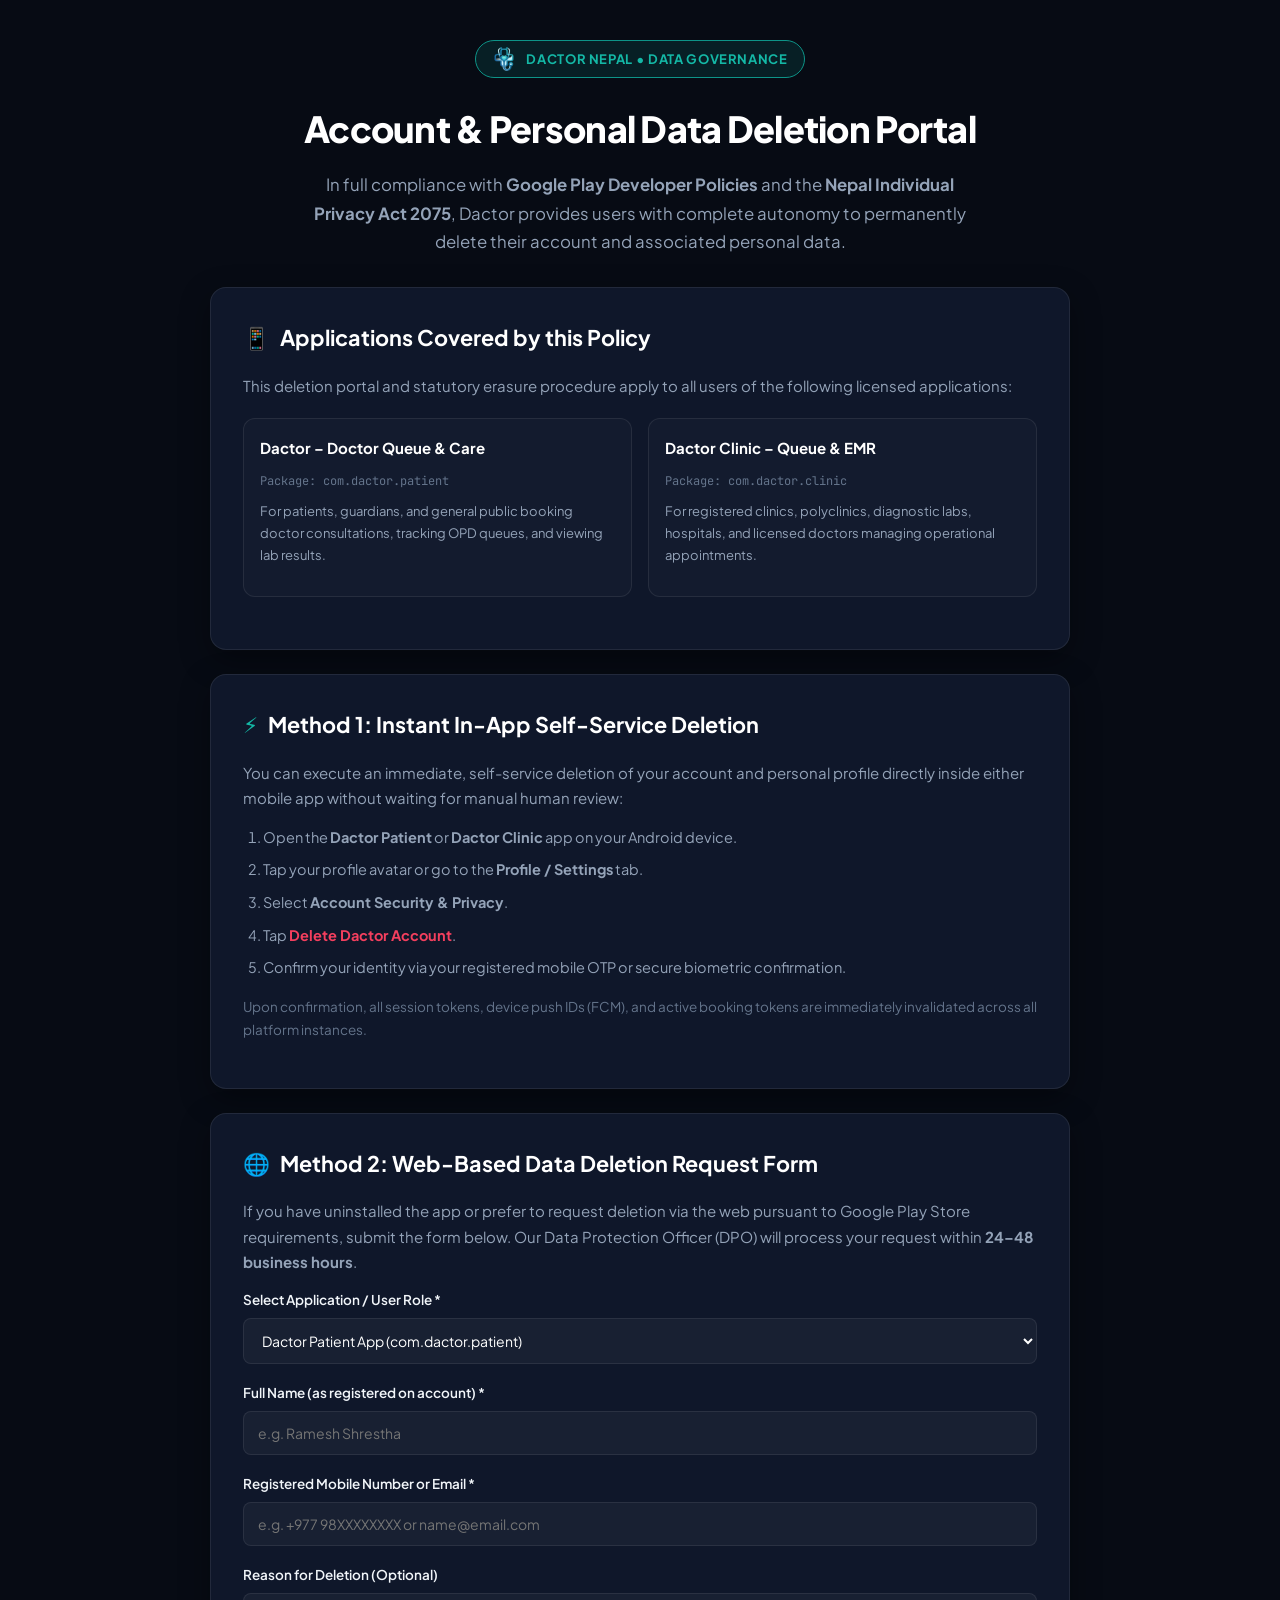
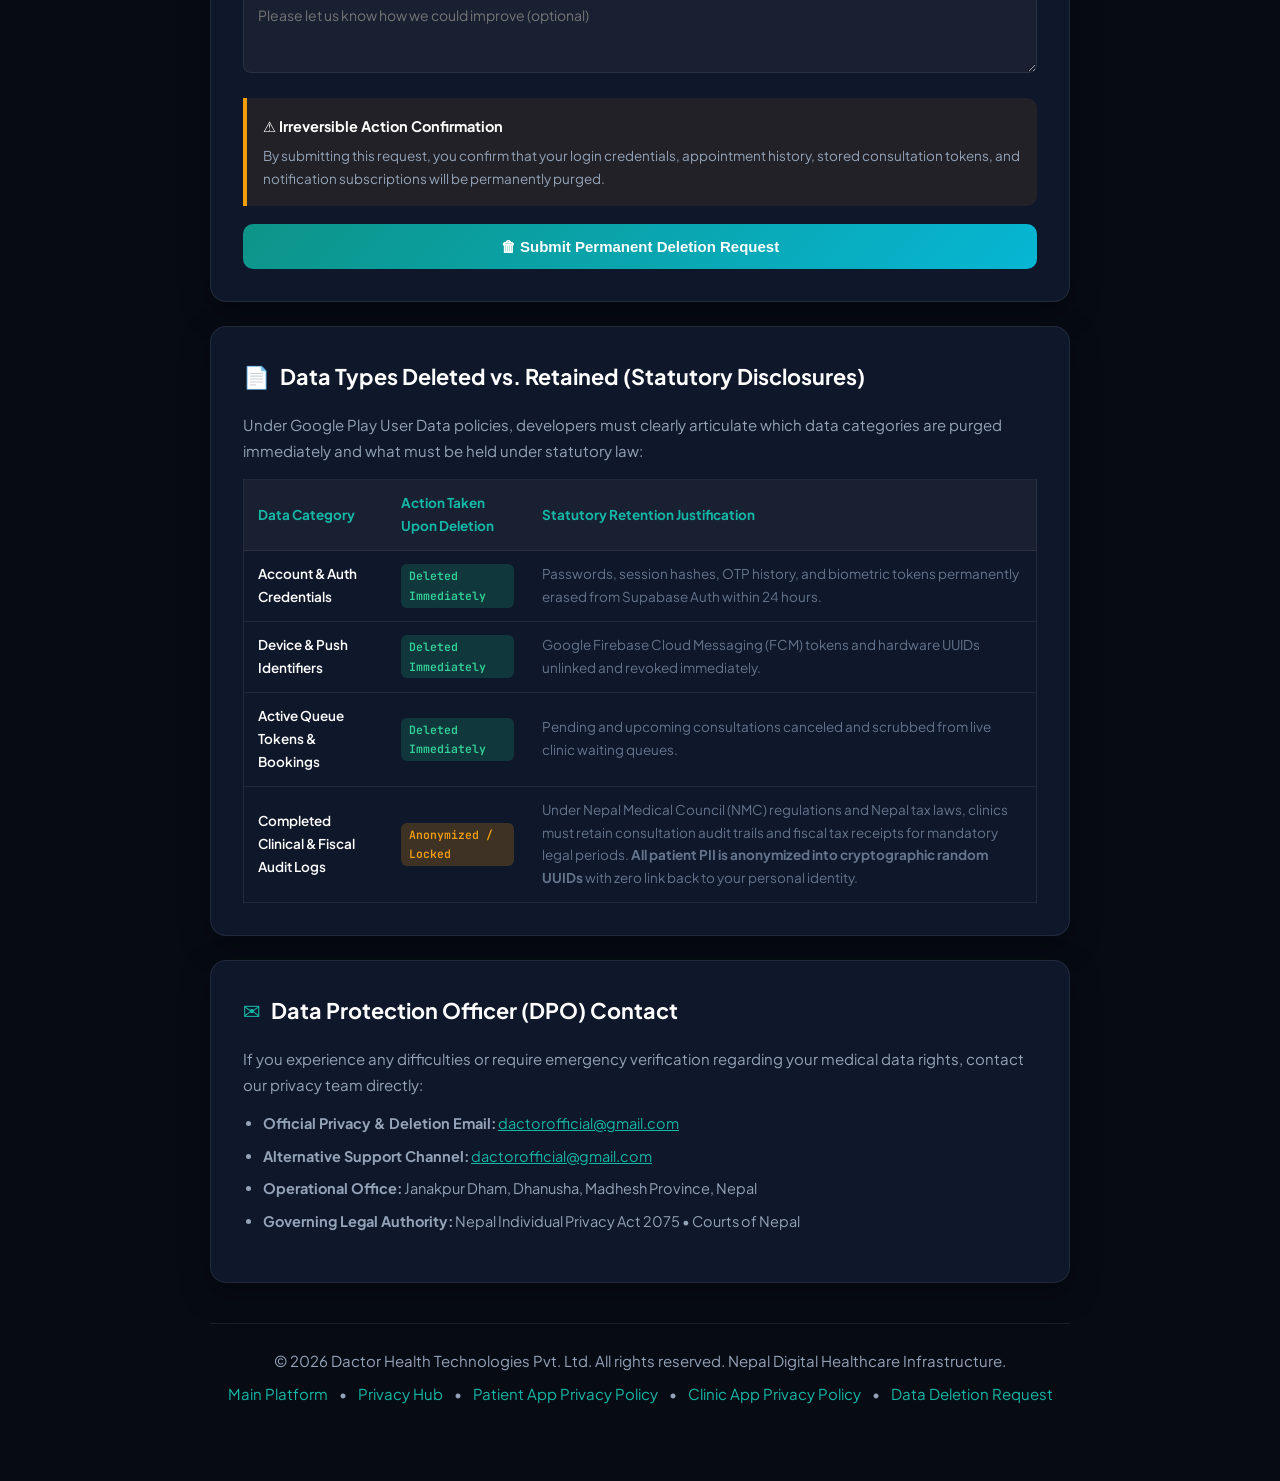
<file: data-deletion/index.html>
<!DOCTYPE html>
<html lang="en">
<head>
  <meta charset="UTF-8">
  <meta name="viewport" content="width=device-width, initial-scale=1.0">
  <title>User Account & Data Deletion Request | Dactor Nepal</title>
  <meta name="description" content="Official Google Play compliant user account and personal health data deletion request portal for Dactor Patient and Dactor Clinic apps in Nepal.">
  <meta name="robots" content="index, follow">
  <meta name="theme-color" content="#0d9488">
  <link rel="canonical" href="https://dactorofficial.github.io/dactor/data-deletion.html">
  <link rel="icon" type="image/png" href="../app_logo.png">
  <link rel="preconnect" href="https://fonts.googleapis.com">
  <link rel="preconnect" href="https://fonts.gstatic.com" crossorigin>
  <link href="https://fonts.googleapis.com/css2?family=Plus+Jakarta+Sans:wght@400;500;600;700;800&family=JetBrains+Mono:wght@400;500&display=swap" rel="stylesheet">
  <style>
    :root {
      --bg-dark: #070b14;
      --card-bg: #0f172a;
      --card-border: rgba(255, 255, 255, 0.08);
      --teal-primary: #0d9488;
      --teal-light: #14b8a6;
      --cyan-accent: #06b6d4;
      --text-main: #f1f5f9;
      --text-muted: #94a3b8;
      --text-dim: #64748b;
      --emerald-badge: #10b981;
      --rose-alert: #f43f5e;
      --amber-warn: #f59e0b;
    }
    * { box-sizing: border-box; margin: 0; padding: 0; }
    body {
      background-color: var(--bg-dark);
      color: var(--text-main);
      font-family: 'Plus Jakarta Sans', system-ui, -apple-system, sans-serif;
      line-height: 1.7;
      padding: 0 16px 60px;
    }
    header {
      max-width: 860px;
      margin: 40px auto 30px;
      text-align: center;
    }
    .brand-pill {
      display: inline-flex;
      align-items: center;
      gap: 10px;
      background: rgba(13, 148, 136, 0.15);
      border: 1px solid var(--teal-primary);
      padding: 6px 16px;
      border-radius: 9999px;
      color: var(--teal-light);
      font-weight: 700;
      font-size: 13px;
      letter-spacing: 0.05em;
      text-transform: uppercase;
      margin-bottom: 20px;
    }
    .brand-logo {
      width: 24px;
      height: 24px;
      border-radius: 6px;
      object-contain: contain;
    }
    h1 {
      font-size: 2.25rem;
      font-weight: 800;
      letter-spacing: -0.02em;
      color: #ffffff;
      margin-bottom: 12px;
    }
    .subhead {
      color: var(--text-muted);
      font-size: 1.05rem;
      max-width: 680px;
      margin: 0 auto;
    }
    main {
      max-width: 860px;
      margin: 0 auto;
    }
    .card {
      background: var(--card-bg);
      border: 1px solid var(--card-border);
      border-radius: 16px;
      padding: 32px;
      margin-bottom: 24px;
      box-shadow: 0 10px 30px rgba(0, 0, 0, 0.35);
    }
    h2 {
      font-size: 1.35rem;
      font-weight: 700;
      color: #ffffff;
      margin-bottom: 16px;
      display: flex;
      align-items: center;
      gap: 10px;
    }
    h2 .icon {
      color: var(--teal-light);
    }
    p {
      color: var(--text-muted);
      margin-bottom: 14px;
      font-size: 15px;
    }
    ol, ul {
      margin-left: 20px;
      margin-bottom: 16px;
      color: var(--text-muted);
    }
    li { margin-bottom: 8px; font-size: 14.5px; }
    .badge {
      display: inline-block;
      padding: 2px 8px;
      border-radius: 6px;
      font-size: 11.5px;
      font-weight: 600;
      font-family: 'JetBrains Mono', monospace;
    }
    .app-grid {
      display: grid;
      grid-template-columns: 1fr 1fr;
      gap: 16px;
      margin: 20px 0;
    }
    @media (max-width: 640px) {
      .app-grid { grid-template-columns: 1fr; }
      h1 { font-size: 1.75rem; }
      .card { padding: 20px; }
    }
    .app-box {
      background: rgba(255, 255, 255, 0.02);
      border: 1px solid var(--card-border);
      border-radius: 12px;
      padding: 16px;
    }
    .app-box strong { color: #ffffff; display: block; margin-bottom: 4px; font-size: 15px; }
    .app-box span { font-size: 12px; color: var(--text-dim); font-family: 'JetBrains Mono', monospace; }
    
    .form-group {
      margin-bottom: 18px;
    }
    label {
      display: block;
      color: var(--text-main);
      font-size: 13.5px;
      font-weight: 600;
      margin-bottom: 6px;
    }
    input, select, textarea {
      width: 100%;
      background: rgba(255, 255, 255, 0.04);
      border: 1px solid var(--card-border);
      border-radius: 8px;
      padding: 12px 14px;
      color: #ffffff;
      font-family: inherit;
      font-size: 14px;
      transition: border-color 0.2s;
    }
    input:focus, select:focus, textarea:focus {
      outline: none;
      border-color: var(--teal-light);
      background: rgba(255, 255, 255, 0.07);
    }
    button.btn-submit {
      background: linear-gradient(135deg, var(--teal-primary), var(--cyan-accent));
      color: #ffffff;
      font-weight: 700;
      font-size: 15px;
      border: none;
      border-radius: 10px;
      padding: 14px 24px;
      cursor: pointer;
      width: 100%;
      transition: opacity 0.2s, transform 0.1s;
    }
    button.btn-submit:hover { opacity: 0.95; transform: translateY(-1px); }
    button.btn-submit:active { transform: translateY(0); }

    .callout {
      border-left: 4px solid var(--teal-primary);
      background: rgba(13, 148, 136, 0.08);
      padding: 16px;
      border-radius: 0 10px 10px 0;
      margin: 18px 0;
    }
    .callout-warn {
      border-left: 4px solid var(--amber-warn);
      background: rgba(245, 158, 11, 0.08);
    }
    .callout-title {
      font-weight: 700;
      color: #ffffff;
      margin-bottom: 6px;
      font-size: 14.5px;
    }
    footer {
      max-width: 860px;
      margin: 40px auto 0;
      text-align: center;
      color: var(--text-dim);
      font-size: 13px;
      border-top: 1px solid var(--card-border);
      padding-top: 24px;
    }
    footer a { color: var(--teal-light); text-decoration: none; margin: 0 8px; }
    footer a:hover { text-decoration: underline; }
    
    #confirmationMessage {
      display: none;
      background: rgba(16, 185, 129, 0.15);
      border: 1px solid var(--emerald-badge);
      border-radius: 12px;
      padding: 20px;
      margin-top: 20px;
      text-align: center;
    }
  </style>
</head>
<body>

  <header>
    <div class="brand-pill">
      <img src="../app_logo.svg" alt="Dactor" class="brand-logo" onerror="this.src='./app_logo.png'">
      Dactor Nepal &bull; Data Governance
    </div>
    <h1>Account &amp; Personal Data Deletion Portal</h1>
    <p class="subhead">
      In full compliance with <strong>Google Play Developer Policies</strong> and the <strong>Nepal Individual Privacy Act 2075</strong>, Dactor provides users with complete autonomy to permanently delete their account and associated personal data.
    </p>
  </header>

  <main>

    <!-- SECTION 1: APPS COVERED -->
    <div class="card">
      <h2><span class="icon">&#128241;</span> Applications Covered by this Policy</h2>
      <p>This deletion portal and statutory erasure procedure apply to all users of the following licensed applications:</p>
      
      <div class="app-grid">
        <div class="app-box">
          <strong>Dactor &ndash; Doctor Queue &amp; Care</strong>
          <span>Package: com.dactor.patient</span>
          <p style="margin-top: 8px; font-size: 13px;">For patients, guardians, and general public booking doctor consultations, tracking OPD queues, and viewing lab results.</p>
        </div>
        <div class="app-box">
          <strong>Dactor Clinic &ndash; Queue &amp; EMR</strong>
          <span>Package: com.dactor.clinic</span>
          <p style="margin-top: 8px; font-size: 13px;">For registered clinics, polyclinics, diagnostic labs, hospitals, and licensed doctors managing operational appointments.</p>
        </div>
      </div>
    </div>

    <!-- SECTION 2: HOW TO DELETE -->
    <div class="card">
      <h2><span class="icon">&#9889;</span> Method 1: Instant In-App Self-Service Deletion</h2>
      <p>You can execute an immediate, self-service deletion of your account and personal profile directly inside either mobile app without waiting for manual human review:</p>
      
      <ol>
        <li>Open the <strong>Dactor Patient</strong> or <strong>Dactor Clinic</strong> app on your Android device.</li>
        <li>Tap your profile avatar or go to the <strong>Profile / Settings</strong> tab.</li>
        <li>Select <strong>Account Security &amp; Privacy</strong>.</li>
        <li>Tap <strong style="color: var(--rose-alert);">Delete Dactor Account</strong>.</li>
        <li>Confirm your identity via your registered mobile OTP or secure biometric confirmation.</li>
      </ol>
      <p style="font-size: 13.5px; color: var(--text-dim);">
        Upon confirmation, all session tokens, device push IDs (FCM), and active booking tokens are immediately invalidated across all platform instances.
      </p>
    </div>

    <!-- SECTION 3: WEB-BASED DELETION REQUEST -->
    <div class="card" id="web-request">
      <h2><span class="icon">&#127760;</span> Method 2: Web-Based Data Deletion Request Form</h2>
      <p>
        If you have uninstalled the app or prefer to request deletion via the web pursuant to Google Play Store requirements, submit the form below. Our Data Protection Officer (DPO) will process your request within <strong>24&ndash;48 business hours</strong>.
      </p>

      <form id="deletionForm" onsubmit="handleDeletionSubmit(event)">
        <div class="form-group">
          <label for="appSelect">Select Application / User Role *</label>
          <select id="appSelect" required>
            <option value="patient">Dactor Patient App (com.dactor.patient)</option>
            <option value="clinic">Dactor Clinic App (com.dactor.clinic)</option>
            <option value="doctor">Doctor / Specialist Profile</option>
            <option value="both">Both Patient &amp; Clinic Associations</option>
          </select>
        </div>

        <div class="form-group">
          <label for="fullName">Full Name (as registered on account) *</label>
          <input type="text" id="fullName" placeholder="e.g. Ramesh Shrestha" required>
        </div>

        <div class="form-group">
          <label for="phoneOrEmail">Registered Mobile Number or Email *</label>
          <input type="text" id="phoneOrEmail" placeholder="e.g. +977 98XXXXXXXX or name@email.com" required>
        </div>

        <div class="form-group">
          <label for="reason">Reason for Deletion (Optional)</label>
          <textarea id="reason" rows="3" placeholder="Please let us know how we could improve (optional)"></textarea>
        </div>

        <div class="callout callout-warn">
          <div class="callout-title">&#9888; Irreversible Action Confirmation</div>
          <p style="margin-bottom: 0; font-size: 13.5px;">
            By submitting this request, you confirm that your login credentials, appointment history, stored consultation tokens, and notification subscriptions will be permanently purged.
          </p>
        </div>

        <button type="submit" class="btn-submit">&#128465; Submit Permanent Deletion Request</button>
      </form>

      <div id="confirmationMessage">
        <h3 style="color: #34d399; margin-bottom: 8px;">&#10004; Deletion Request Logged Successfully</h3>
        <p style="color: #ffffff; font-size: 14.5px; margin-bottom: 8px;">
          Your verification ticket has been generated. An automated confirmation email / SMS will be dispatched to your registered handle.
        </p>
        <p style="font-size: 13px; color: var(--text-muted); margin-bottom: 0;">
          All associated personal profiles will be completely de-indexed and permanently scrubbed from production databases within 7 business days.
        </p>
      </div>
    </div>

    <!-- SECTION 4: DATA RETENTION VS PERMANENT PURGE -->
    <div class="card">
      <h2><span class="icon">&#128196;</span> Data Types Deleted vs. Retained (Statutory Disclosures)</h2>
      
      <p>Under Google Play User Data policies, developers must clearly articulate which data categories are purged immediately and what must be held under statutory law:</p>

      <div style="overflow-x: auto; margin-top: 16px;">
        <table style="width: 100%; border-collapse: collapse; font-size: 13.5px; border: 1px solid var(--card-border);">
          <thead>
            <tr style="background: rgba(255,255,255,0.04); text-align: left; border-bottom: 1px solid var(--card-border);">
              <th style="padding: 12px 14px; color: var(--teal-light);">Data Category</th>
              <th style="padding: 12px 14px; color: var(--teal-light);">Action Taken Upon Deletion</th>
              <th style="padding: 12px 14px; color: var(--teal-light);">Statutory Retention Justification</th>
            </tr>
          </thead>
          <tbody>
            <tr style="border-bottom: 1px solid var(--card-border);">
              <td style="padding: 12px 14px; font-weight: 600; color: #ffffff;">Account &amp; Auth Credentials</td>
              <td style="padding: 12px 14px; color: #34d399;"><span class="badge" style="background: rgba(16,185,129,0.2); color: #34d399;">Deleted Immediately</span></td>
              <td style="padding: 12px 14px; color: var(--text-dim);">Passwords, session hashes, OTP history, and biometric tokens permanently erased from Supabase Auth within 24 hours.</td>
            </tr>
            <tr style="border-bottom: 1px solid var(--card-border);">
              <td style="padding: 12px 14px; font-weight: 600; color: #ffffff;">Device &amp; Push Identifiers</td>
              <td style="padding: 12px 14px; color: #34d399;"><span class="badge" style="background: rgba(16,185,129,0.2); color: #34d399;">Deleted Immediately</span></td>
              <td style="padding: 12px 14px; color: var(--text-dim);">Google Firebase Cloud Messaging (FCM) tokens and hardware UUIDs unlinked and revoked immediately.</td>
            </tr>
            <tr style="border-bottom: 1px solid var(--card-border);">
              <td style="padding: 12px 14px; font-weight: 600; color: #ffffff;">Active Queue Tokens &amp; Bookings</td>
              <td style="padding: 12px 14px; color: #34d399;"><span class="badge" style="background: rgba(16,185,129,0.2); color: #34d399;">Deleted Immediately</span></td>
              <td style="padding: 12px 14px; color: var(--text-dim);">Pending and upcoming consultations canceled and scrubbed from live clinic waiting queues.</td>
            </tr>
            <tr>
              <td style="padding: 12px 14px; font-weight: 600; color: #ffffff;">Completed Clinical &amp; Fiscal Audit Logs</td>
              <td style="padding: 12px 14px; color: var(--amber-warn);"><span class="badge" style="background: rgba(245,158,11,0.2); color: var(--amber-warn);">Anonymized / Locked</span></td>
              <td style="padding: 12px 14px; color: var(--text-dim);">Under Nepal Medical Council (NMC) regulations and Nepal tax laws, clinics must retain consultation audit trails and fiscal tax receipts for mandatory legal periods. <strong>All patient PII is anonymized into cryptographic random UUIDs</strong> with zero link back to your personal identity.</td>
            </tr>
          </tbody>
        </table>
      </div>
    </div>

    <!-- SECTION 5: DIRECT DPO CONTACT -->
    <div class="card">
      <h2><span class="icon">&#9993;</span> Data Protection Officer (DPO) Contact</h2>
      <p>If you experience any difficulties or require emergency verification regarding your medical data rights, contact our privacy team directly:</p>
      
      <ul>
        <li><strong>Official Privacy &amp; Deletion Email:</strong> <a href="mailto:dactorofficial@gmail.com?subject=Account%20Deletion%20Request" style="color: var(--teal-light);">dactorofficial@gmail.com</a></li>
        <li><strong>Alternative Support Channel:</strong> <a href="mailto:dactorofficial@gmail.com?subject=Data%20Erasure%20Support" style="color: var(--teal-light);">dactorofficial@gmail.com</a></li>
        <li><strong>Operational Office:</strong> Janakpur Dham, Dhanusha, Madhesh Province, Nepal</li>
        <li><strong>Governing Legal Authority:</strong> Nepal Individual Privacy Act 2075 &bull; Courts of Nepal</li>
      </ul>
    </div>

  </main>

  <footer>
    <p style="margin-bottom: 8px;">
      &copy; 2026 Dactor Health Technologies Pvt. Ltd. All rights reserved. Nepal Digital Healthcare Infrastructure.
    </p>
    <p>
      <a href="./">Main Platform</a> &bull;
      <a href="../privacy.html">Privacy Hub</a> &bull;
      <a href="../privacy-patient.html">Patient App Privacy Policy</a> &bull;
      <a href="../privacy-clinic.html">Clinic App Privacy Policy</a> &bull;
      <a href="../data-deletion.html">Data Deletion Request</a>
    </p>
  </footer>

  <script>
    function handleDeletionSubmit(e) {
      e.preventDefault();
      const app = document.getElementById('appSelect').value;
      const name = document.getElementById('fullName').value;
      const contact = document.getElementById('phoneOrEmail').value;
      const reason = document.getElementById('reason').value;

      // Construct mailto link as fallback backup
      const mailSubject = encodeURIComponent("Official Account Deletion Request - " + name);
      const mailBody = encodeURIComponent(
        "Application: " + app + "\n" +
        "Full Name: " + name + "\n" +
        "Registered Contact: " + contact + "\n" +
        "Reason: " + (reason || "Not specified") + "\n\n" +
        "I request the permanent deletion of my Dactor account and associated personal data pursuant to the Google Play Store User Data Policy and Nepal Individual Privacy Act 2075."
      );

      // Show instant confirmation UI
      document.getElementById('deletionForm').style.display = 'none';
      document.getElementById('confirmationMessage').style.display = 'block';

      // Open email client in background
      setTimeout(function() {
        window.location.href = "mailto:dactorofficial@gmail.com?subject=" + mailSubject + "&body=" + mailBody;
      }, 800);
    }
  </script>

</body>
</html>
</file>
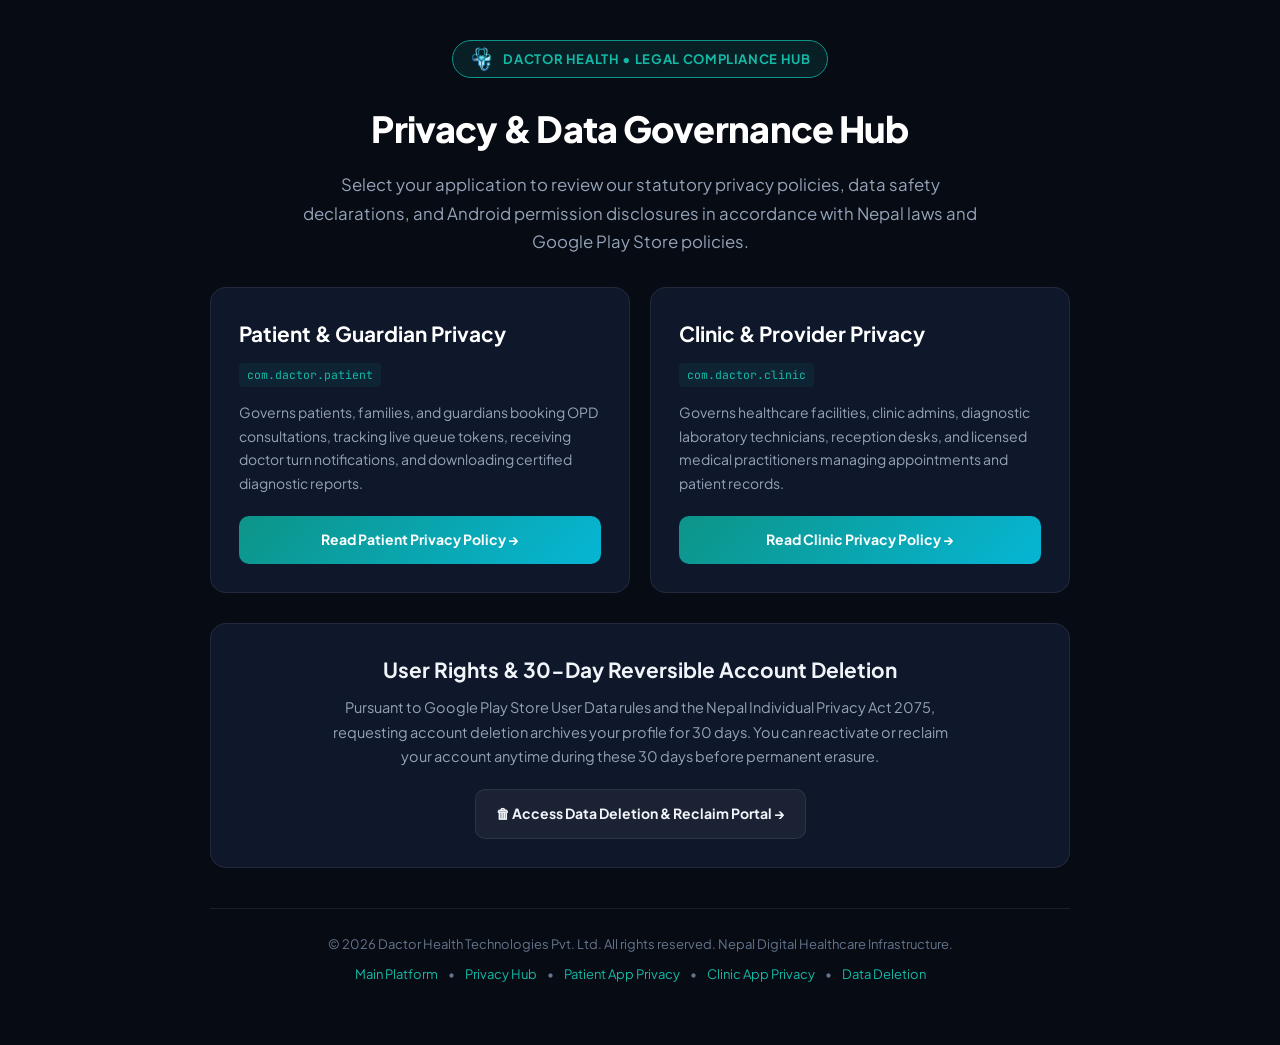
<file: privacy/index.html>
<!DOCTYPE html>
<html lang="en">
<head>
  <meta charset="UTF-8">
  <meta name="viewport" content="width=device-width, initial-scale=1.0">
  <title>Privacy & Data Governance Hub | Dactor Nepal</title>
  <meta name="description" content="Official Privacy & Legal Hub for Dactor Healthcare in Nepal. Access statutory privacy policies for Dactor Patient and Dactor Clinic applications.">
  <meta name="robots" content="index, follow">
  <meta name="theme-color" content="#0d9488">
  <link rel="canonical" href="https://dactorofficial.github.io/dactor/privacy.html">
  <link rel="icon" type="image/png" href="../app_logo.png">
  <link rel="preconnect" href="https://fonts.googleapis.com">
  <link rel="preconnect" href="https://fonts.gstatic.com" crossorigin>
  <link href="https://fonts.googleapis.com/css2?family=Plus+Jakarta+Sans:wght@400;500;600;700;800&family=JetBrains+Mono:wght@400;500&display=swap" rel="stylesheet">
  <style>
    :root {
      --bg-dark: #070b14;
      --card-bg: #0f172a;
      --card-border: rgba(255, 255, 255, 0.08);
      --teal-primary: #0d9488;
      --teal-light: #14b8a6;
      --cyan-accent: #06b6d4;
      --text-main: #f1f5f9;
      --text-muted: #94a3b8;
      --text-dim: #64748b;
      --emerald-badge: #10b981;
    }
    * { box-sizing: border-box; margin: 0; padding: 0; }
    body {
      background-color: var(--bg-dark);
      color: var(--text-main);
      font-family: 'Plus Jakarta Sans', system-ui, -apple-system, sans-serif;
      line-height: 1.7;
      padding: 0 16px 60px;
    }
    header {
      max-width: 860px;
      margin: 40px auto 30px;
      text-align: center;
    }
    .brand-pill {
      display: inline-flex;
      align-items: center;
      gap: 10px;
      background: rgba(13, 148, 136, 0.15);
      border: 1px solid var(--teal-primary);
      padding: 6px 16px;
      border-radius: 9999px;
      color: var(--teal-light);
      font-weight: 700;
      font-size: 13px;
      letter-spacing: 0.05em;
      text-transform: uppercase;
      margin-bottom: 20px;
    }
    .brand-logo {
      width: 24px;
      height: 24px;
      border-radius: 6px;
      object-fit: contain;
    }
    h1 {
      font-size: 2.25rem;
      font-weight: 800;
      letter-spacing: -0.02em;
      color: #ffffff;
      margin-bottom: 12px;
    }
    .subhead {
      color: var(--text-muted);
      font-size: 1.05rem;
      max-width: 680px;
      margin: 0 auto;
    }
    main {
      max-width: 860px;
      margin: 0 auto;
    }
    .policy-grid {
      display: grid;
      grid-template-columns: 1fr 1fr;
      gap: 20px;
      margin-top: 30px;
    }
    @media (max-width: 680px) {
      .policy-grid { grid-template-columns: 1fr; }
      h1 { font-size: 1.75rem; }
    }
    .card {
      background: var(--card-bg);
      border: 1px solid var(--card-border);
      border-radius: 16px;
      padding: 28px;
      display: flex;
      flex-direction: column;
      justify-content: space-between;
      transition: transform 0.2s, border-color 0.2s;
    }
    .card:hover {
      transform: translateY(-2px);
      border-color: rgba(20, 184, 166, 0.3);
    }
    .card h2 {
      font-size: 1.3rem;
      font-weight: 700;
      color: #ffffff;
      margin-bottom: 8px;
    }
    .card .app-id {
      font-family: 'JetBrains Mono', monospace;
      font-size: 11.5px;
      color: var(--teal-light);
      margin-bottom: 14px;
      display: inline-block;
      background: rgba(13, 148, 136, 0.1);
      padding: 2px 8px;
      border-radius: 4px;
    }
    .card p {
      color: var(--text-muted);
      font-size: 14px;
      margin-bottom: 20px;
      flex-grow: 1;
    }
    .btn-link {
      display: inline-flex;
      align-items: center;
      justify-content: center;
      gap: 8px;
      background: linear-gradient(135deg, var(--teal-primary), var(--cyan-accent));
      color: #ffffff;
      text-decoration: none;
      font-weight: 700;
      font-size: 14px;
      padding: 12px 20px;
      border-radius: 10px;
      transition: opacity 0.2s;
    }
    .btn-link:hover { opacity: 0.92; }
    .btn-secondary {
      background: rgba(255, 255, 255, 0.05);
      border: 1px solid var(--card-border);
      color: var(--text-main);
    }
    .btn-secondary:hover { background: rgba(255, 255, 255, 0.08); }
    .hub-footer-box {
      margin-top: 30px;
      background: var(--card-bg);
      border: 1px solid var(--card-border);
      border-radius: 16px;
      padding: 28px;
      text-align: center;
    }
    footer {
      max-width: 860px;
      margin: 40px auto 0;
      text-align: center;
      color: var(--text-dim);
      font-size: 13px;
      border-top: 1px solid var(--card-border);
      padding-top: 24px;
    }
    footer a { color: var(--teal-light); text-decoration: none; margin: 0 8px; }
    footer a:hover { text-decoration: underline; }
  </style>
</head>
<body>

  <header>
    <div class="brand-pill">
      <img src="../app_logo.svg" alt="Dactor" class="brand-logo" onerror="this.src='./app_logo.png'">
      Dactor Health &bull; Legal Compliance Hub
    </div>
    <h1>Privacy &amp; Data Governance Hub</h1>
    <p class="subhead">
      Select your application to review our statutory privacy policies, data safety declarations, and Android permission disclosures in accordance with Nepal laws and Google Play Store policies.
    </p>
  </header>

  <main>
    <div class="policy-grid">
      
      <!-- PATIENT APP -->
      <div class="card">
        <div>
          <h2>Patient &amp; Guardian Privacy</h2>
          <span class="app-id">com.dactor.patient</span>
          <p>
            Governs patients, families, and guardians booking OPD consultations, tracking live queue tokens, receiving doctor turn notifications, and downloading certified diagnostic reports.
          </p>
        </div>
        <a href="../privacy-patient.html" class="btn-link">Read Patient Privacy Policy &rarr;</a>
      </div>

      <!-- CLINIC APP -->
      <div class="card">
        <div>
          <h2>Clinic &amp; Provider Privacy</h2>
          <span class="app-id">com.dactor.clinic</span>
          <p>
            Governs healthcare facilities, clinic admins, diagnostic laboratory technicians, reception desks, and licensed medical practitioners managing appointments and patient records.
          </p>
        </div>
        <a href="../privacy-clinic.html" class="btn-link">Read Clinic Privacy Policy &rarr;</a>
      </div>

    </div>

    <!-- DATA DELETION CARD -->
    <div class="hub-footer-box">
      <h2 style="font-size: 1.3rem; margin-bottom: 8px;">User Rights &amp; 30-Day Reversible Account Deletion</h2>
      <p style="color: var(--text-muted); font-size: 14.5px; max-width: 640px; margin: 0 auto 20px;">
        Pursuant to Google Play Store User Data rules and the Nepal Individual Privacy Act 2075, requesting account deletion archives your profile for 30 days. You can reactivate or reclaim your account anytime during these 30 days before permanent erasure.
      </p>
      <a href="../data-deletion.html" class="btn-link btn-secondary">&#128465; Access Data Deletion &amp; Reclaim Portal &rarr;</a>
    </div>
  </main>

  <footer>
    <p style="margin-bottom: 8px;">
      &copy; 2026 Dactor Health Technologies Pvt. Ltd. All rights reserved. Nepal Digital Healthcare Infrastructure.
    </p>
    <p>
      <a href="./">Main Platform</a> &bull;
      <a href="../privacy.html">Privacy Hub</a> &bull;
      <a href="../privacy-patient.html">Patient App Privacy</a> &bull;
      <a href="../privacy-clinic.html">Clinic App Privacy</a> &bull;
      <a href="../data-deletion.html">Data Deletion</a>
    </p>
  </footer>

</body>
</html>
</file>
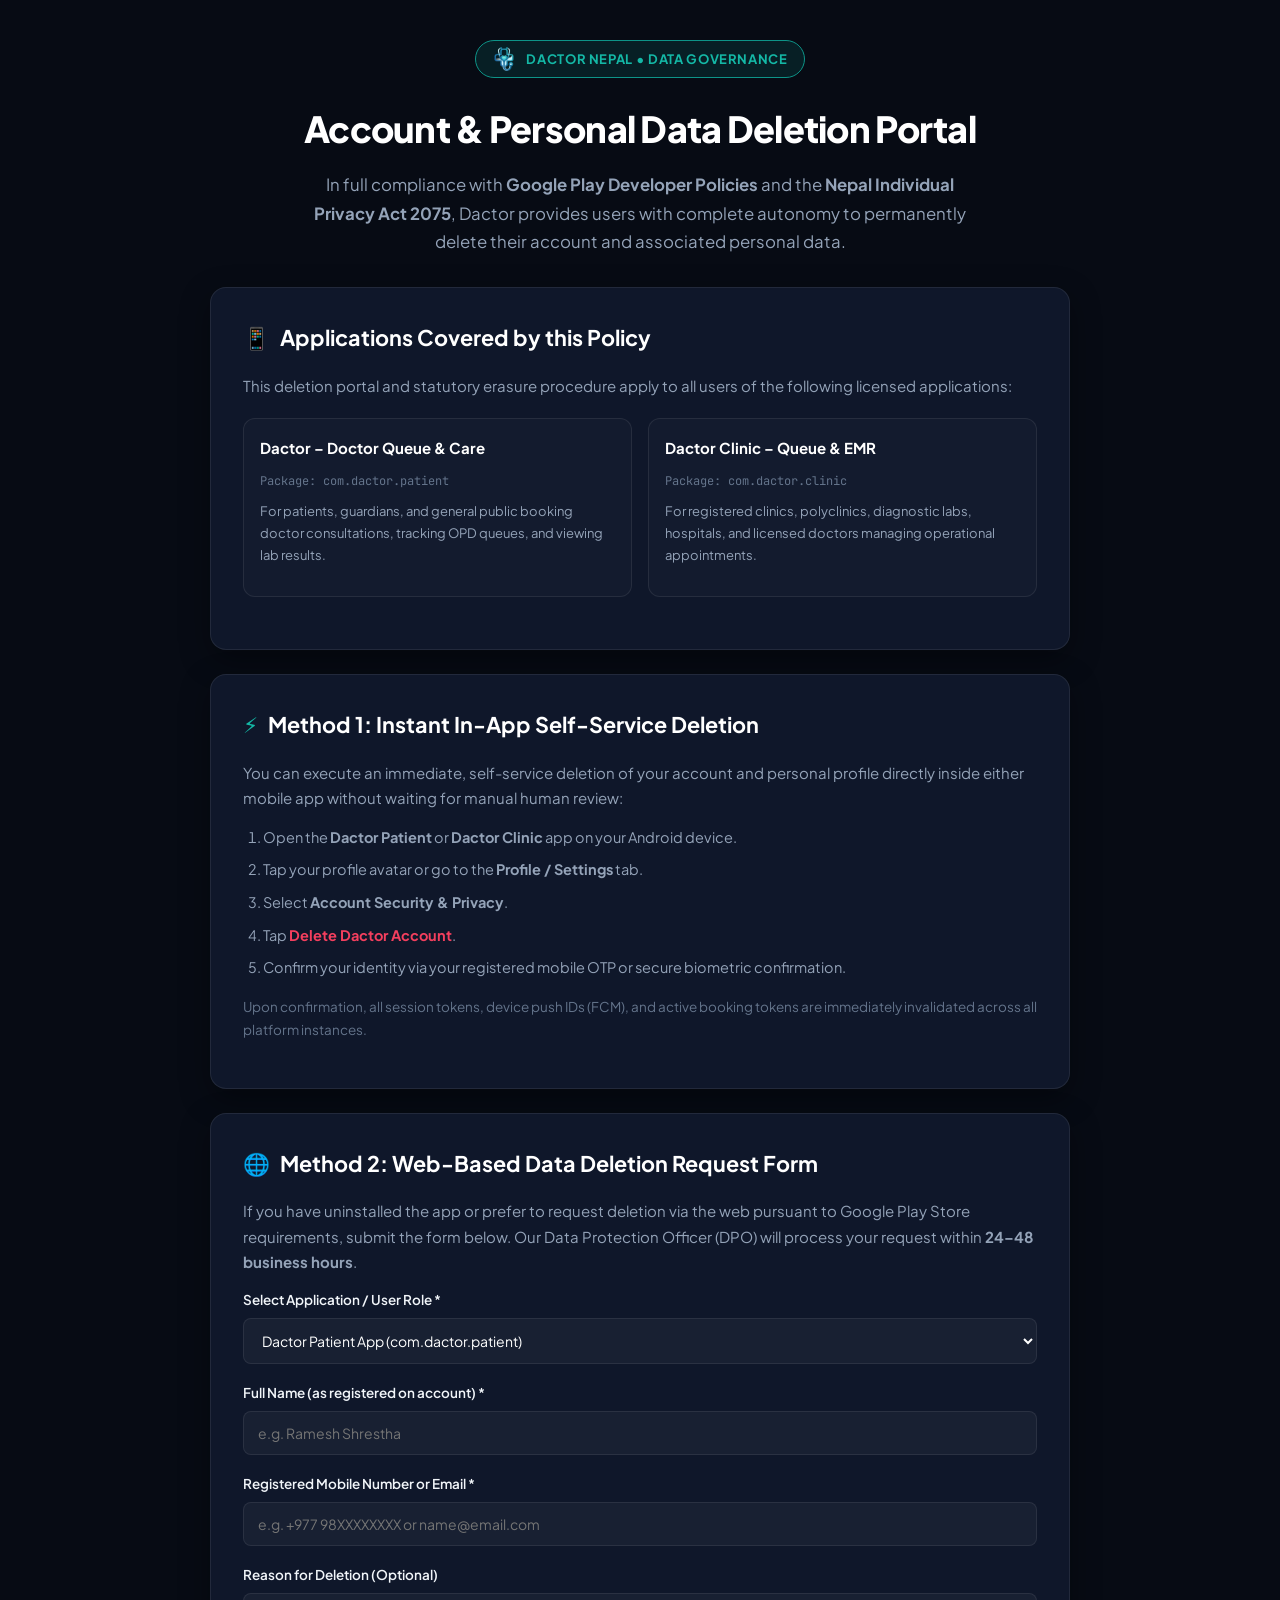
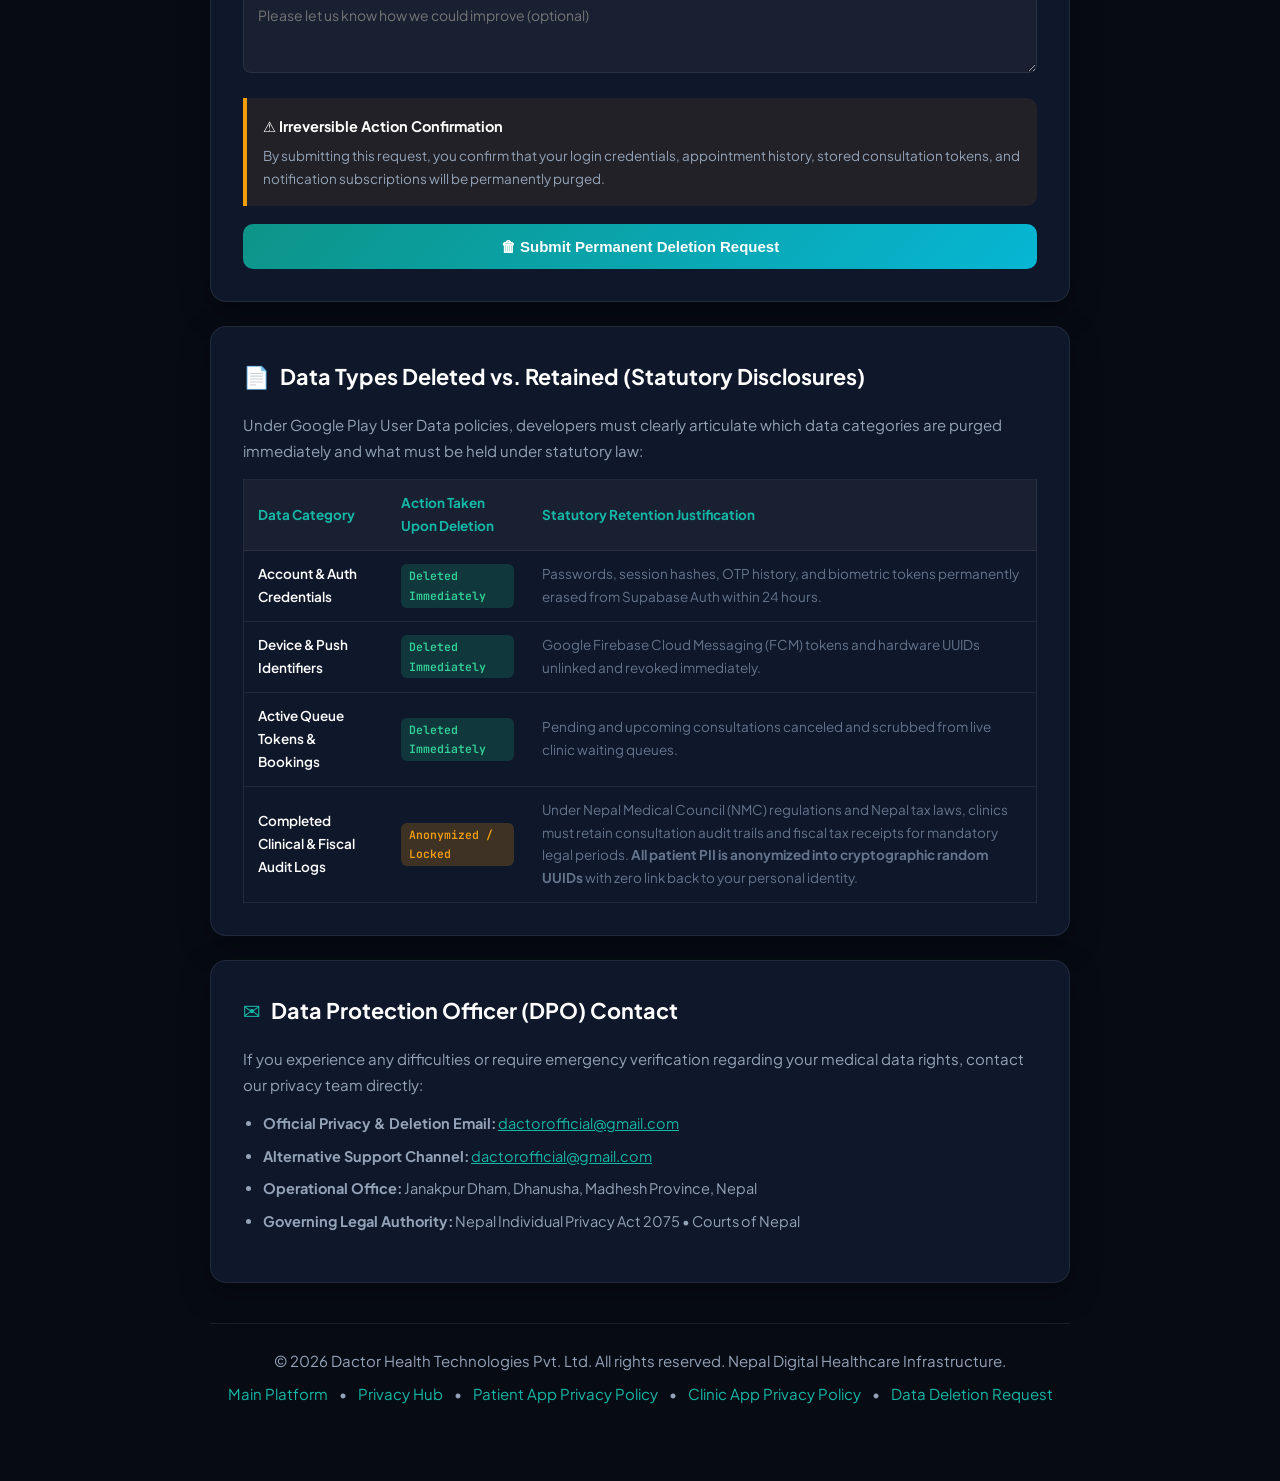
<file: dactor/data-deletion/index.html>
<!DOCTYPE html>
<html lang="en">
<head>
  <meta charset="UTF-8">
  <meta name="viewport" content="width=device-width, initial-scale=1.0">
  <title>User Account & Data Deletion Request | Dactor Nepal</title>
  <meta name="description" content="Official Google Play compliant user account and personal health data deletion request portal for Dactor Patient and Dactor Clinic apps in Nepal.">
  <meta name="robots" content="index, follow">
  <meta name="theme-color" content="#0d9488">
  <link rel="canonical" href="https://dactorofficial.github.io/dactor/data-deletion.html">
  <link rel="icon" type="image/png" href="../app_logo.png">
  <link rel="preconnect" href="https://fonts.googleapis.com">
  <link rel="preconnect" href="https://fonts.gstatic.com" crossorigin>
  <link href="https://fonts.googleapis.com/css2?family=Plus+Jakarta+Sans:wght@400;500;600;700;800&family=JetBrains+Mono:wght@400;500&display=swap" rel="stylesheet">
  <style>
    :root {
      --bg-dark: #070b14;
      --card-bg: #0f172a;
      --card-border: rgba(255, 255, 255, 0.08);
      --teal-primary: #0d9488;
      --teal-light: #14b8a6;
      --cyan-accent: #06b6d4;
      --text-main: #f1f5f9;
      --text-muted: #94a3b8;
      --text-dim: #64748b;
      --emerald-badge: #10b981;
      --rose-alert: #f43f5e;
      --amber-warn: #f59e0b;
    }
    * { box-sizing: border-box; margin: 0; padding: 0; }
    body {
      background-color: var(--bg-dark);
      color: var(--text-main);
      font-family: 'Plus Jakarta Sans', system-ui, -apple-system, sans-serif;
      line-height: 1.7;
      padding: 0 16px 60px;
    }
    header {
      max-width: 860px;
      margin: 40px auto 30px;
      text-align: center;
    }
    .brand-pill {
      display: inline-flex;
      align-items: center;
      gap: 10px;
      background: rgba(13, 148, 136, 0.15);
      border: 1px solid var(--teal-primary);
      padding: 6px 16px;
      border-radius: 9999px;
      color: var(--teal-light);
      font-weight: 700;
      font-size: 13px;
      letter-spacing: 0.05em;
      text-transform: uppercase;
      margin-bottom: 20px;
    }
    .brand-logo {
      width: 24px;
      height: 24px;
      border-radius: 6px;
      object-contain: contain;
    }
    h1 {
      font-size: 2.25rem;
      font-weight: 800;
      letter-spacing: -0.02em;
      color: #ffffff;
      margin-bottom: 12px;
    }
    .subhead {
      color: var(--text-muted);
      font-size: 1.05rem;
      max-width: 680px;
      margin: 0 auto;
    }
    main {
      max-width: 860px;
      margin: 0 auto;
    }
    .card {
      background: var(--card-bg);
      border: 1px solid var(--card-border);
      border-radius: 16px;
      padding: 32px;
      margin-bottom: 24px;
      box-shadow: 0 10px 30px rgba(0, 0, 0, 0.35);
    }
    h2 {
      font-size: 1.35rem;
      font-weight: 700;
      color: #ffffff;
      margin-bottom: 16px;
      display: flex;
      align-items: center;
      gap: 10px;
    }
    h2 .icon {
      color: var(--teal-light);
    }
    p {
      color: var(--text-muted);
      margin-bottom: 14px;
      font-size: 15px;
    }
    ol, ul {
      margin-left: 20px;
      margin-bottom: 16px;
      color: var(--text-muted);
    }
    li { margin-bottom: 8px; font-size: 14.5px; }
    .badge {
      display: inline-block;
      padding: 2px 8px;
      border-radius: 6px;
      font-size: 11.5px;
      font-weight: 600;
      font-family: 'JetBrains Mono', monospace;
    }
    .app-grid {
      display: grid;
      grid-template-columns: 1fr 1fr;
      gap: 16px;
      margin: 20px 0;
    }
    @media (max-width: 640px) {
      .app-grid { grid-template-columns: 1fr; }
      h1 { font-size: 1.75rem; }
      .card { padding: 20px; }
    }
    .app-box {
      background: rgba(255, 255, 255, 0.02);
      border: 1px solid var(--card-border);
      border-radius: 12px;
      padding: 16px;
    }
    .app-box strong { color: #ffffff; display: block; margin-bottom: 4px; font-size: 15px; }
    .app-box span { font-size: 12px; color: var(--text-dim); font-family: 'JetBrains Mono', monospace; }
    
    .form-group {
      margin-bottom: 18px;
    }
    label {
      display: block;
      color: var(--text-main);
      font-size: 13.5px;
      font-weight: 600;
      margin-bottom: 6px;
    }
    input, select, textarea {
      width: 100%;
      background: rgba(255, 255, 255, 0.04);
      border: 1px solid var(--card-border);
      border-radius: 8px;
      padding: 12px 14px;
      color: #ffffff;
      font-family: inherit;
      font-size: 14px;
      transition: border-color 0.2s;
    }
    input:focus, select:focus, textarea:focus {
      outline: none;
      border-color: var(--teal-light);
      background: rgba(255, 255, 255, 0.07);
    }
    button.btn-submit {
      background: linear-gradient(135deg, var(--teal-primary), var(--cyan-accent));
      color: #ffffff;
      font-weight: 700;
      font-size: 15px;
      border: none;
      border-radius: 10px;
      padding: 14px 24px;
      cursor: pointer;
      width: 100%;
      transition: opacity 0.2s, transform 0.1s;
    }
    button.btn-submit:hover { opacity: 0.95; transform: translateY(-1px); }
    button.btn-submit:active { transform: translateY(0); }

    .callout {
      border-left: 4px solid var(--teal-primary);
      background: rgba(13, 148, 136, 0.08);
      padding: 16px;
      border-radius: 0 10px 10px 0;
      margin: 18px 0;
    }
    .callout-warn {
      border-left: 4px solid var(--amber-warn);
      background: rgba(245, 158, 11, 0.08);
    }
    .callout-title {
      font-weight: 700;
      color: #ffffff;
      margin-bottom: 6px;
      font-size: 14.5px;
    }
    footer {
      max-width: 860px;
      margin: 40px auto 0;
      text-align: center;
      color: var(--text-dim);
      font-size: 13px;
      border-top: 1px solid var(--card-border);
      padding-top: 24px;
    }
    footer a { color: var(--teal-light); text-decoration: none; margin: 0 8px; }
    footer a:hover { text-decoration: underline; }
    
    #confirmationMessage {
      display: none;
      background: rgba(16, 185, 129, 0.15);
      border: 1px solid var(--emerald-badge);
      border-radius: 12px;
      padding: 20px;
      margin-top: 20px;
      text-align: center;
    }
  </style>
</head>
<body>

  <header>
    <div class="brand-pill">
      <img src="../app_logo.svg" alt="Dactor" class="brand-logo" onerror="this.src='./app_logo.png'">
      Dactor Nepal &bull; Data Governance
    </div>
    <h1>Account &amp; Personal Data Deletion Portal</h1>
    <p class="subhead">
      In full compliance with <strong>Google Play Developer Policies</strong> and the <strong>Nepal Individual Privacy Act 2075</strong>, Dactor provides users with complete autonomy to permanently delete their account and associated personal data.
    </p>
  </header>

  <main>

    <!-- SECTION 1: APPS COVERED -->
    <div class="card">
      <h2><span class="icon">&#128241;</span> Applications Covered by this Policy</h2>
      <p>This deletion portal and statutory erasure procedure apply to all users of the following licensed applications:</p>
      
      <div class="app-grid">
        <div class="app-box">
          <strong>Dactor &ndash; Doctor Queue &amp; Care</strong>
          <span>Package: com.dactor.patient</span>
          <p style="margin-top: 8px; font-size: 13px;">For patients, guardians, and general public booking doctor consultations, tracking OPD queues, and viewing lab results.</p>
        </div>
        <div class="app-box">
          <strong>Dactor Clinic &ndash; Queue &amp; EMR</strong>
          <span>Package: com.dactor.clinic</span>
          <p style="margin-top: 8px; font-size: 13px;">For registered clinics, polyclinics, diagnostic labs, hospitals, and licensed doctors managing operational appointments.</p>
        </div>
      </div>
    </div>

    <!-- SECTION 2: HOW TO DELETE -->
    <div class="card">
      <h2><span class="icon">&#9889;</span> Method 1: Instant In-App Self-Service Deletion</h2>
      <p>You can execute an immediate, self-service deletion of your account and personal profile directly inside either mobile app without waiting for manual human review:</p>
      
      <ol>
        <li>Open the <strong>Dactor Patient</strong> or <strong>Dactor Clinic</strong> app on your Android device.</li>
        <li>Tap your profile avatar or go to the <strong>Profile / Settings</strong> tab.</li>
        <li>Select <strong>Account Security &amp; Privacy</strong>.</li>
        <li>Tap <strong style="color: var(--rose-alert);">Delete Dactor Account</strong>.</li>
        <li>Confirm your identity via your registered mobile OTP or secure biometric confirmation.</li>
      </ol>
      <p style="font-size: 13.5px; color: var(--text-dim);">
        Upon confirmation, all session tokens, device push IDs (FCM), and active booking tokens are immediately invalidated across all platform instances.
      </p>
    </div>

    <!-- SECTION 3: WEB-BASED DELETION REQUEST -->
    <div class="card" id="web-request">
      <h2><span class="icon">&#127760;</span> Method 2: Web-Based Data Deletion Request Form</h2>
      <p>
        If you have uninstalled the app or prefer to request deletion via the web pursuant to Google Play Store requirements, submit the form below. Our Data Protection Officer (DPO) will process your request within <strong>24&ndash;48 business hours</strong>.
      </p>

      <form id="deletionForm" onsubmit="handleDeletionSubmit(event)">
        <div class="form-group">
          <label for="appSelect">Select Application / User Role *</label>
          <select id="appSelect" required>
            <option value="patient">Dactor Patient App (com.dactor.patient)</option>
            <option value="clinic">Dactor Clinic App (com.dactor.clinic)</option>
            <option value="doctor">Doctor / Specialist Profile</option>
            <option value="both">Both Patient &amp; Clinic Associations</option>
          </select>
        </div>

        <div class="form-group">
          <label for="fullName">Full Name (as registered on account) *</label>
          <input type="text" id="fullName" placeholder="e.g. Ramesh Shrestha" required>
        </div>

        <div class="form-group">
          <label for="phoneOrEmail">Registered Mobile Number or Email *</label>
          <input type="text" id="phoneOrEmail" placeholder="e.g. +977 98XXXXXXXX or name@email.com" required>
        </div>

        <div class="form-group">
          <label for="reason">Reason for Deletion (Optional)</label>
          <textarea id="reason" rows="3" placeholder="Please let us know how we could improve (optional)"></textarea>
        </div>

        <div class="callout callout-warn">
          <div class="callout-title">&#9888; Irreversible Action Confirmation</div>
          <p style="margin-bottom: 0; font-size: 13.5px;">
            By submitting this request, you confirm that your login credentials, appointment history, stored consultation tokens, and notification subscriptions will be permanently purged.
          </p>
        </div>

        <button type="submit" class="btn-submit">&#128465; Submit Permanent Deletion Request</button>
      </form>

      <div id="confirmationMessage">
        <h3 style="color: #34d399; margin-bottom: 8px;">&#10004; Deletion Request Logged Successfully</h3>
        <p style="color: #ffffff; font-size: 14.5px; margin-bottom: 8px;">
          Your verification ticket has been generated. An automated confirmation email / SMS will be dispatched to your registered handle.
        </p>
        <p style="font-size: 13px; color: var(--text-muted); margin-bottom: 0;">
          All associated personal profiles will be completely de-indexed and permanently scrubbed from production databases within 7 business days.
        </p>
      </div>
    </div>

    <!-- SECTION 4: DATA RETENTION VS PERMANENT PURGE -->
    <div class="card">
      <h2><span class="icon">&#128196;</span> Data Types Deleted vs. Retained (Statutory Disclosures)</h2>
      
      <p>Under Google Play User Data policies, developers must clearly articulate which data categories are purged immediately and what must be held under statutory law:</p>

      <div style="overflow-x: auto; margin-top: 16px;">
        <table style="width: 100%; border-collapse: collapse; font-size: 13.5px; border: 1px solid var(--card-border);">
          <thead>
            <tr style="background: rgba(255,255,255,0.04); text-align: left; border-bottom: 1px solid var(--card-border);">
              <th style="padding: 12px 14px; color: var(--teal-light);">Data Category</th>
              <th style="padding: 12px 14px; color: var(--teal-light);">Action Taken Upon Deletion</th>
              <th style="padding: 12px 14px; color: var(--teal-light);">Statutory Retention Justification</th>
            </tr>
          </thead>
          <tbody>
            <tr style="border-bottom: 1px solid var(--card-border);">
              <td style="padding: 12px 14px; font-weight: 600; color: #ffffff;">Account &amp; Auth Credentials</td>
              <td style="padding: 12px 14px; color: #34d399;"><span class="badge" style="background: rgba(16,185,129,0.2); color: #34d399;">Deleted Immediately</span></td>
              <td style="padding: 12px 14px; color: var(--text-dim);">Passwords, session hashes, OTP history, and biometric tokens permanently erased from Supabase Auth within 24 hours.</td>
            </tr>
            <tr style="border-bottom: 1px solid var(--card-border);">
              <td style="padding: 12px 14px; font-weight: 600; color: #ffffff;">Device &amp; Push Identifiers</td>
              <td style="padding: 12px 14px; color: #34d399;"><span class="badge" style="background: rgba(16,185,129,0.2); color: #34d399;">Deleted Immediately</span></td>
              <td style="padding: 12px 14px; color: var(--text-dim);">Google Firebase Cloud Messaging (FCM) tokens and hardware UUIDs unlinked and revoked immediately.</td>
            </tr>
            <tr style="border-bottom: 1px solid var(--card-border);">
              <td style="padding: 12px 14px; font-weight: 600; color: #ffffff;">Active Queue Tokens &amp; Bookings</td>
              <td style="padding: 12px 14px; color: #34d399;"><span class="badge" style="background: rgba(16,185,129,0.2); color: #34d399;">Deleted Immediately</span></td>
              <td style="padding: 12px 14px; color: var(--text-dim);">Pending and upcoming consultations canceled and scrubbed from live clinic waiting queues.</td>
            </tr>
            <tr>
              <td style="padding: 12px 14px; font-weight: 600; color: #ffffff;">Completed Clinical &amp; Fiscal Audit Logs</td>
              <td style="padding: 12px 14px; color: var(--amber-warn);"><span class="badge" style="background: rgba(245,158,11,0.2); color: var(--amber-warn);">Anonymized / Locked</span></td>
              <td style="padding: 12px 14px; color: var(--text-dim);">Under Nepal Medical Council (NMC) regulations and Nepal tax laws, clinics must retain consultation audit trails and fiscal tax receipts for mandatory legal periods. <strong>All patient PII is anonymized into cryptographic random UUIDs</strong> with zero link back to your personal identity.</td>
            </tr>
          </tbody>
        </table>
      </div>
    </div>

    <!-- SECTION 5: DIRECT DPO CONTACT -->
    <div class="card">
      <h2><span class="icon">&#9993;</span> Data Protection Officer (DPO) Contact</h2>
      <p>If you experience any difficulties or require emergency verification regarding your medical data rights, contact our privacy team directly:</p>
      
      <ul>
        <li><strong>Official Privacy &amp; Deletion Email:</strong> <a href="mailto:dactorofficial@gmail.com?subject=Account%20Deletion%20Request" style="color: var(--teal-light);">dactorofficial@gmail.com</a></li>
        <li><strong>Alternative Support Channel:</strong> <a href="mailto:dactorofficial@gmail.com?subject=Data%20Erasure%20Support" style="color: var(--teal-light);">dactorofficial@gmail.com</a></li>
        <li><strong>Operational Office:</strong> Janakpur Dham, Dhanusha, Madhesh Province, Nepal</li>
        <li><strong>Governing Legal Authority:</strong> Nepal Individual Privacy Act 2075 &bull; Courts of Nepal</li>
      </ul>
    </div>

  </main>

  <footer>
    <p style="margin-bottom: 8px;">
      &copy; 2026 Dactor Health Technologies Pvt. Ltd. All rights reserved. Nepal Digital Healthcare Infrastructure.
    </p>
    <p>
      <a href="./">Main Platform</a> &bull;
      <a href="../privacy.html">Privacy Hub</a> &bull;
      <a href="../privacy-patient.html">Patient App Privacy Policy</a> &bull;
      <a href="../privacy-clinic.html">Clinic App Privacy Policy</a> &bull;
      <a href="../data-deletion.html">Data Deletion Request</a>
    </p>
  </footer>

  <script>
    function handleDeletionSubmit(e) {
      e.preventDefault();
      const app = document.getElementById('appSelect').value;
      const name = document.getElementById('fullName').value;
      const contact = document.getElementById('phoneOrEmail').value;
      const reason = document.getElementById('reason').value;

      // Construct mailto link as fallback backup
      const mailSubject = encodeURIComponent("Official Account Deletion Request - " + name);
      const mailBody = encodeURIComponent(
        "Application: " + app + "\n" +
        "Full Name: " + name + "\n" +
        "Registered Contact: " + contact + "\n" +
        "Reason: " + (reason || "Not specified") + "\n\n" +
        "I request the permanent deletion of my Dactor account and associated personal data pursuant to the Google Play Store User Data Policy and Nepal Individual Privacy Act 2075."
      );

      // Show instant confirmation UI
      document.getElementById('deletionForm').style.display = 'none';
      document.getElementById('confirmationMessage').style.display = 'block';

      // Open email client in background
      setTimeout(function() {
        window.location.href = "mailto:dactorofficial@gmail.com?subject=" + mailSubject + "&body=" + mailBody;
      }, 800);
    }
  </script>

</body>
</html>
</file>
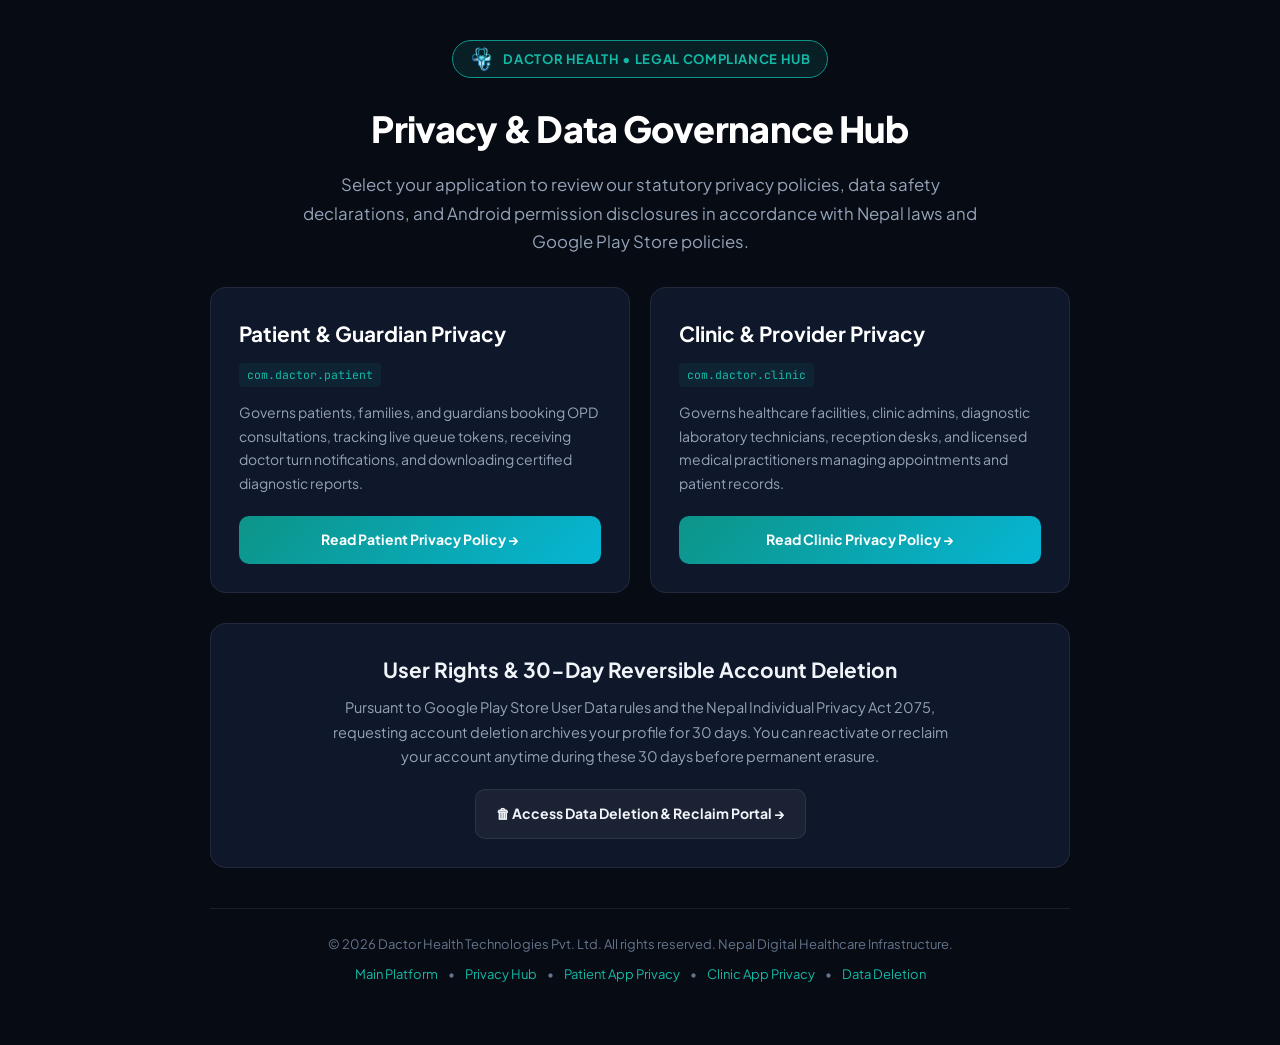
<file: dactor/privacy/index.html>
<!DOCTYPE html>
<html lang="en">
<head>
  <meta charset="UTF-8">
  <meta name="viewport" content="width=device-width, initial-scale=1.0">
  <title>Privacy & Data Governance Hub | Dactor Nepal</title>
  <meta name="description" content="Official Privacy & Legal Hub for Dactor Healthcare in Nepal. Access statutory privacy policies for Dactor Patient and Dactor Clinic applications.">
  <meta name="robots" content="index, follow">
  <meta name="theme-color" content="#0d9488">
  <link rel="canonical" href="https://dactorofficial.github.io/dactor/privacy.html">
  <link rel="icon" type="image/png" href="../app_logo.png">
  <link rel="preconnect" href="https://fonts.googleapis.com">
  <link rel="preconnect" href="https://fonts.gstatic.com" crossorigin>
  <link href="https://fonts.googleapis.com/css2?family=Plus+Jakarta+Sans:wght@400;500;600;700;800&family=JetBrains+Mono:wght@400;500&display=swap" rel="stylesheet">
  <style>
    :root {
      --bg-dark: #070b14;
      --card-bg: #0f172a;
      --card-border: rgba(255, 255, 255, 0.08);
      --teal-primary: #0d9488;
      --teal-light: #14b8a6;
      --cyan-accent: #06b6d4;
      --text-main: #f1f5f9;
      --text-muted: #94a3b8;
      --text-dim: #64748b;
      --emerald-badge: #10b981;
    }
    * { box-sizing: border-box; margin: 0; padding: 0; }
    body {
      background-color: var(--bg-dark);
      color: var(--text-main);
      font-family: 'Plus Jakarta Sans', system-ui, -apple-system, sans-serif;
      line-height: 1.7;
      padding: 0 16px 60px;
    }
    header {
      max-width: 860px;
      margin: 40px auto 30px;
      text-align: center;
    }
    .brand-pill {
      display: inline-flex;
      align-items: center;
      gap: 10px;
      background: rgba(13, 148, 136, 0.15);
      border: 1px solid var(--teal-primary);
      padding: 6px 16px;
      border-radius: 9999px;
      color: var(--teal-light);
      font-weight: 700;
      font-size: 13px;
      letter-spacing: 0.05em;
      text-transform: uppercase;
      margin-bottom: 20px;
    }
    .brand-logo {
      width: 24px;
      height: 24px;
      border-radius: 6px;
      object-fit: contain;
    }
    h1 {
      font-size: 2.25rem;
      font-weight: 800;
      letter-spacing: -0.02em;
      color: #ffffff;
      margin-bottom: 12px;
    }
    .subhead {
      color: var(--text-muted);
      font-size: 1.05rem;
      max-width: 680px;
      margin: 0 auto;
    }
    main {
      max-width: 860px;
      margin: 0 auto;
    }
    .policy-grid {
      display: grid;
      grid-template-columns: 1fr 1fr;
      gap: 20px;
      margin-top: 30px;
    }
    @media (max-width: 680px) {
      .policy-grid { grid-template-columns: 1fr; }
      h1 { font-size: 1.75rem; }
    }
    .card {
      background: var(--card-bg);
      border: 1px solid var(--card-border);
      border-radius: 16px;
      padding: 28px;
      display: flex;
      flex-direction: column;
      justify-content: space-between;
      transition: transform 0.2s, border-color 0.2s;
    }
    .card:hover {
      transform: translateY(-2px);
      border-color: rgba(20, 184, 166, 0.3);
    }
    .card h2 {
      font-size: 1.3rem;
      font-weight: 700;
      color: #ffffff;
      margin-bottom: 8px;
    }
    .card .app-id {
      font-family: 'JetBrains Mono', monospace;
      font-size: 11.5px;
      color: var(--teal-light);
      margin-bottom: 14px;
      display: inline-block;
      background: rgba(13, 148, 136, 0.1);
      padding: 2px 8px;
      border-radius: 4px;
    }
    .card p {
      color: var(--text-muted);
      font-size: 14px;
      margin-bottom: 20px;
      flex-grow: 1;
    }
    .btn-link {
      display: inline-flex;
      align-items: center;
      justify-content: center;
      gap: 8px;
      background: linear-gradient(135deg, var(--teal-primary), var(--cyan-accent));
      color: #ffffff;
      text-decoration: none;
      font-weight: 700;
      font-size: 14px;
      padding: 12px 20px;
      border-radius: 10px;
      transition: opacity 0.2s;
    }
    .btn-link:hover { opacity: 0.92; }
    .btn-secondary {
      background: rgba(255, 255, 255, 0.05);
      border: 1px solid var(--card-border);
      color: var(--text-main);
    }
    .btn-secondary:hover { background: rgba(255, 255, 255, 0.08); }
    .hub-footer-box {
      margin-top: 30px;
      background: var(--card-bg);
      border: 1px solid var(--card-border);
      border-radius: 16px;
      padding: 28px;
      text-align: center;
    }
    footer {
      max-width: 860px;
      margin: 40px auto 0;
      text-align: center;
      color: var(--text-dim);
      font-size: 13px;
      border-top: 1px solid var(--card-border);
      padding-top: 24px;
    }
    footer a { color: var(--teal-light); text-decoration: none; margin: 0 8px; }
    footer a:hover { text-decoration: underline; }
  </style>
</head>
<body>

  <header>
    <div class="brand-pill">
      <img src="../app_logo.svg" alt="Dactor" class="brand-logo" onerror="this.src='./app_logo.png'">
      Dactor Health &bull; Legal Compliance Hub
    </div>
    <h1>Privacy &amp; Data Governance Hub</h1>
    <p class="subhead">
      Select your application to review our statutory privacy policies, data safety declarations, and Android permission disclosures in accordance with Nepal laws and Google Play Store policies.
    </p>
  </header>

  <main>
    <div class="policy-grid">
      
      <!-- PATIENT APP -->
      <div class="card">
        <div>
          <h2>Patient &amp; Guardian Privacy</h2>
          <span class="app-id">com.dactor.patient</span>
          <p>
            Governs patients, families, and guardians booking OPD consultations, tracking live queue tokens, receiving doctor turn notifications, and downloading certified diagnostic reports.
          </p>
        </div>
        <a href="../privacy-patient.html" class="btn-link">Read Patient Privacy Policy &rarr;</a>
      </div>

      <!-- CLINIC APP -->
      <div class="card">
        <div>
          <h2>Clinic &amp; Provider Privacy</h2>
          <span class="app-id">com.dactor.clinic</span>
          <p>
            Governs healthcare facilities, clinic admins, diagnostic laboratory technicians, reception desks, and licensed medical practitioners managing appointments and patient records.
          </p>
        </div>
        <a href="../privacy-clinic.html" class="btn-link">Read Clinic Privacy Policy &rarr;</a>
      </div>

    </div>

    <!-- DATA DELETION CARD -->
    <div class="hub-footer-box">
      <h2 style="font-size: 1.3rem; margin-bottom: 8px;">User Rights &amp; 30-Day Reversible Account Deletion</h2>
      <p style="color: var(--text-muted); font-size: 14.5px; max-width: 640px; margin: 0 auto 20px;">
        Pursuant to Google Play Store User Data rules and the Nepal Individual Privacy Act 2075, requesting account deletion archives your profile for 30 days. You can reactivate or reclaim your account anytime during these 30 days before permanent erasure.
      </p>
      <a href="../data-deletion.html" class="btn-link btn-secondary">&#128465; Access Data Deletion &amp; Reclaim Portal &rarr;</a>
    </div>
  </main>

  <footer>
    <p style="margin-bottom: 8px;">
      &copy; 2026 Dactor Health Technologies Pvt. Ltd. All rights reserved. Nepal Digital Healthcare Infrastructure.
    </p>
    <p>
      <a href="./">Main Platform</a> &bull;
      <a href="../privacy.html">Privacy Hub</a> &bull;
      <a href="../privacy-patient.html">Patient App Privacy</a> &bull;
      <a href="../privacy-clinic.html">Clinic App Privacy</a> &bull;
      <a href="../data-deletion.html">Data Deletion</a>
    </p>
  </footer>

</body>
</html>
</file>
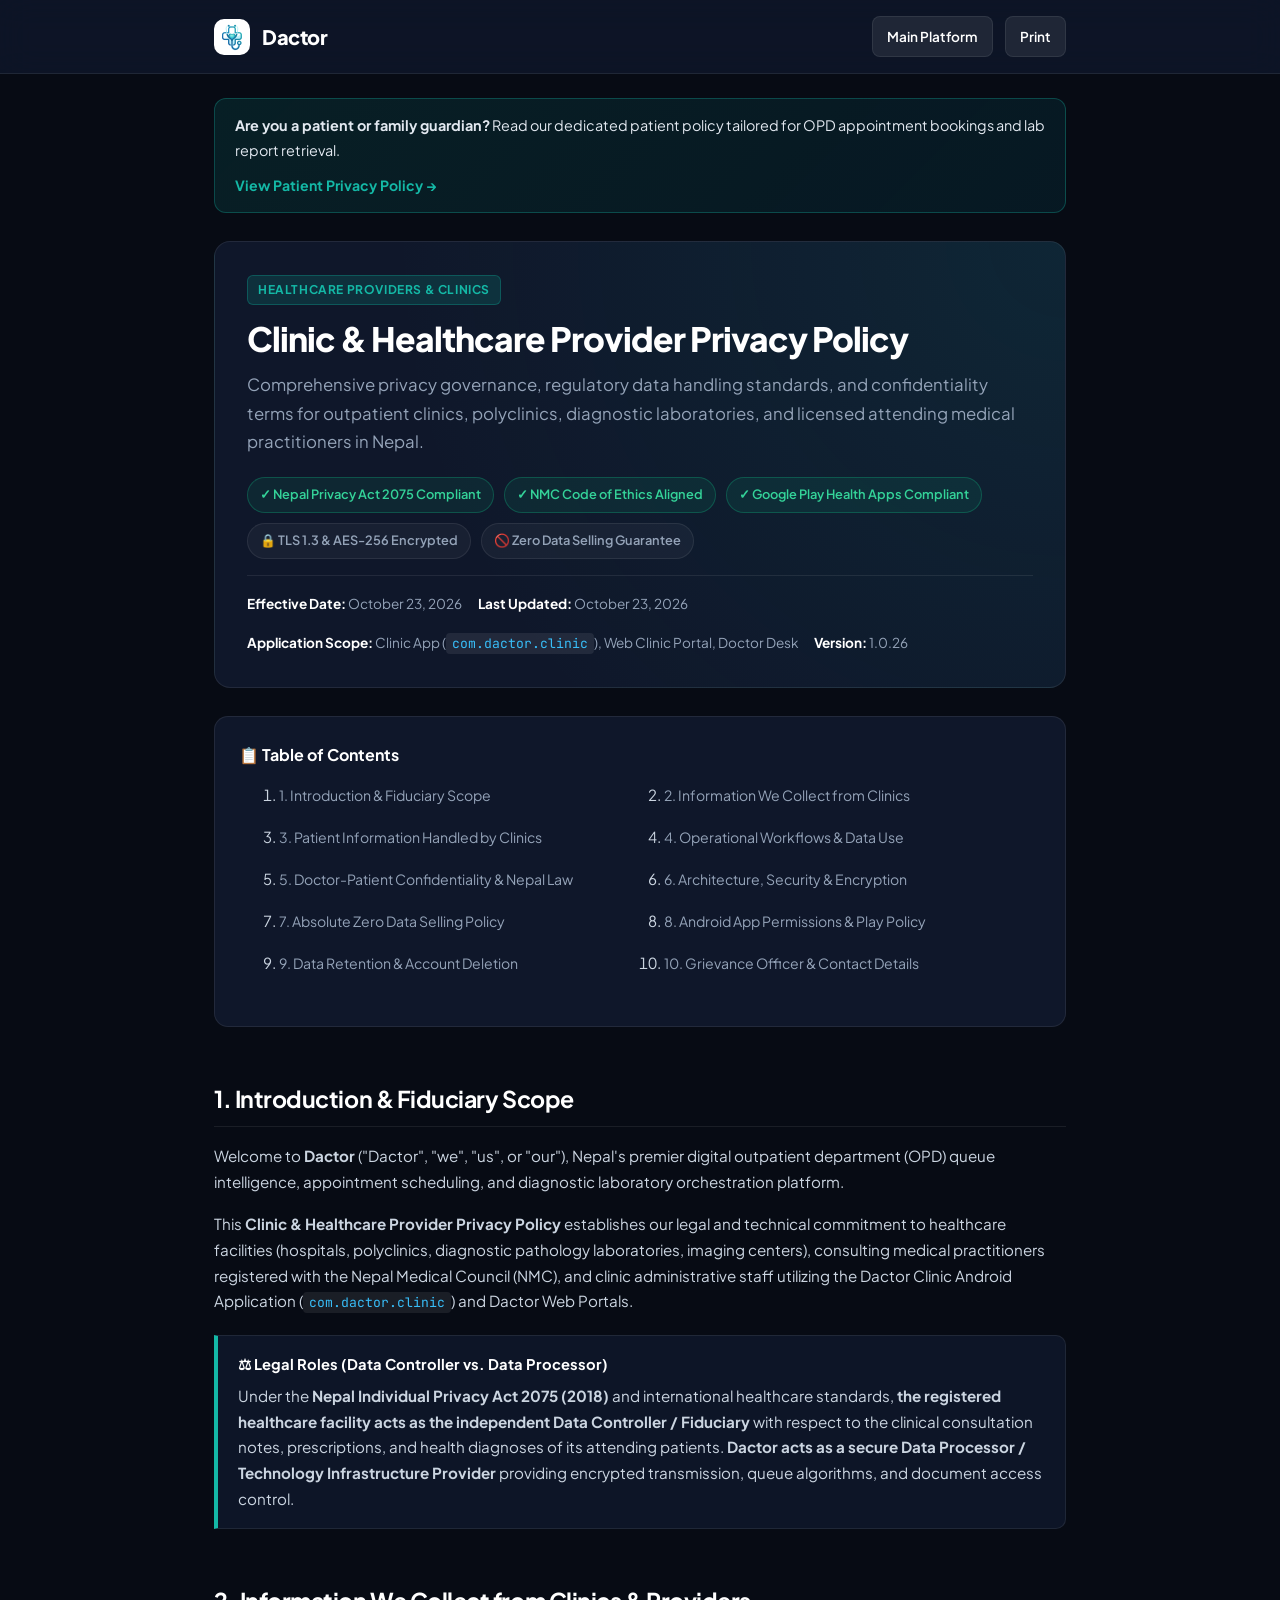
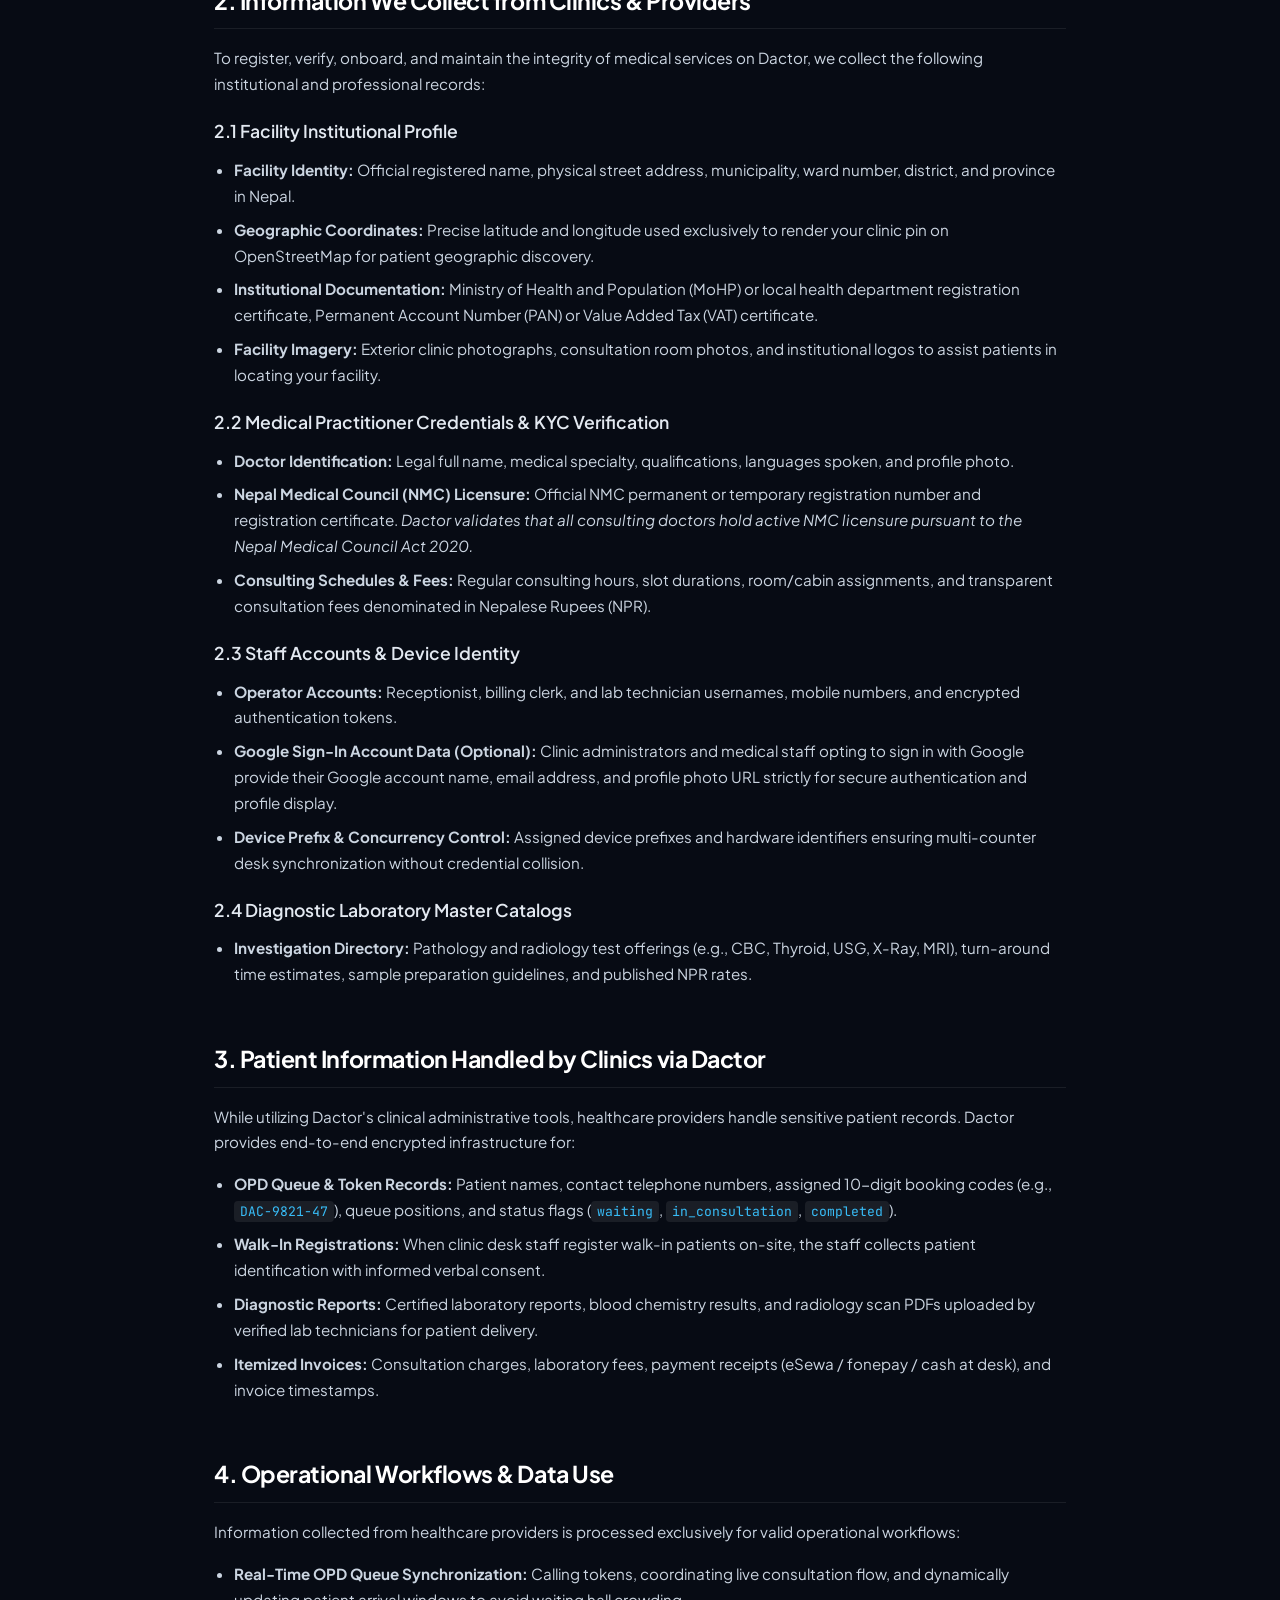
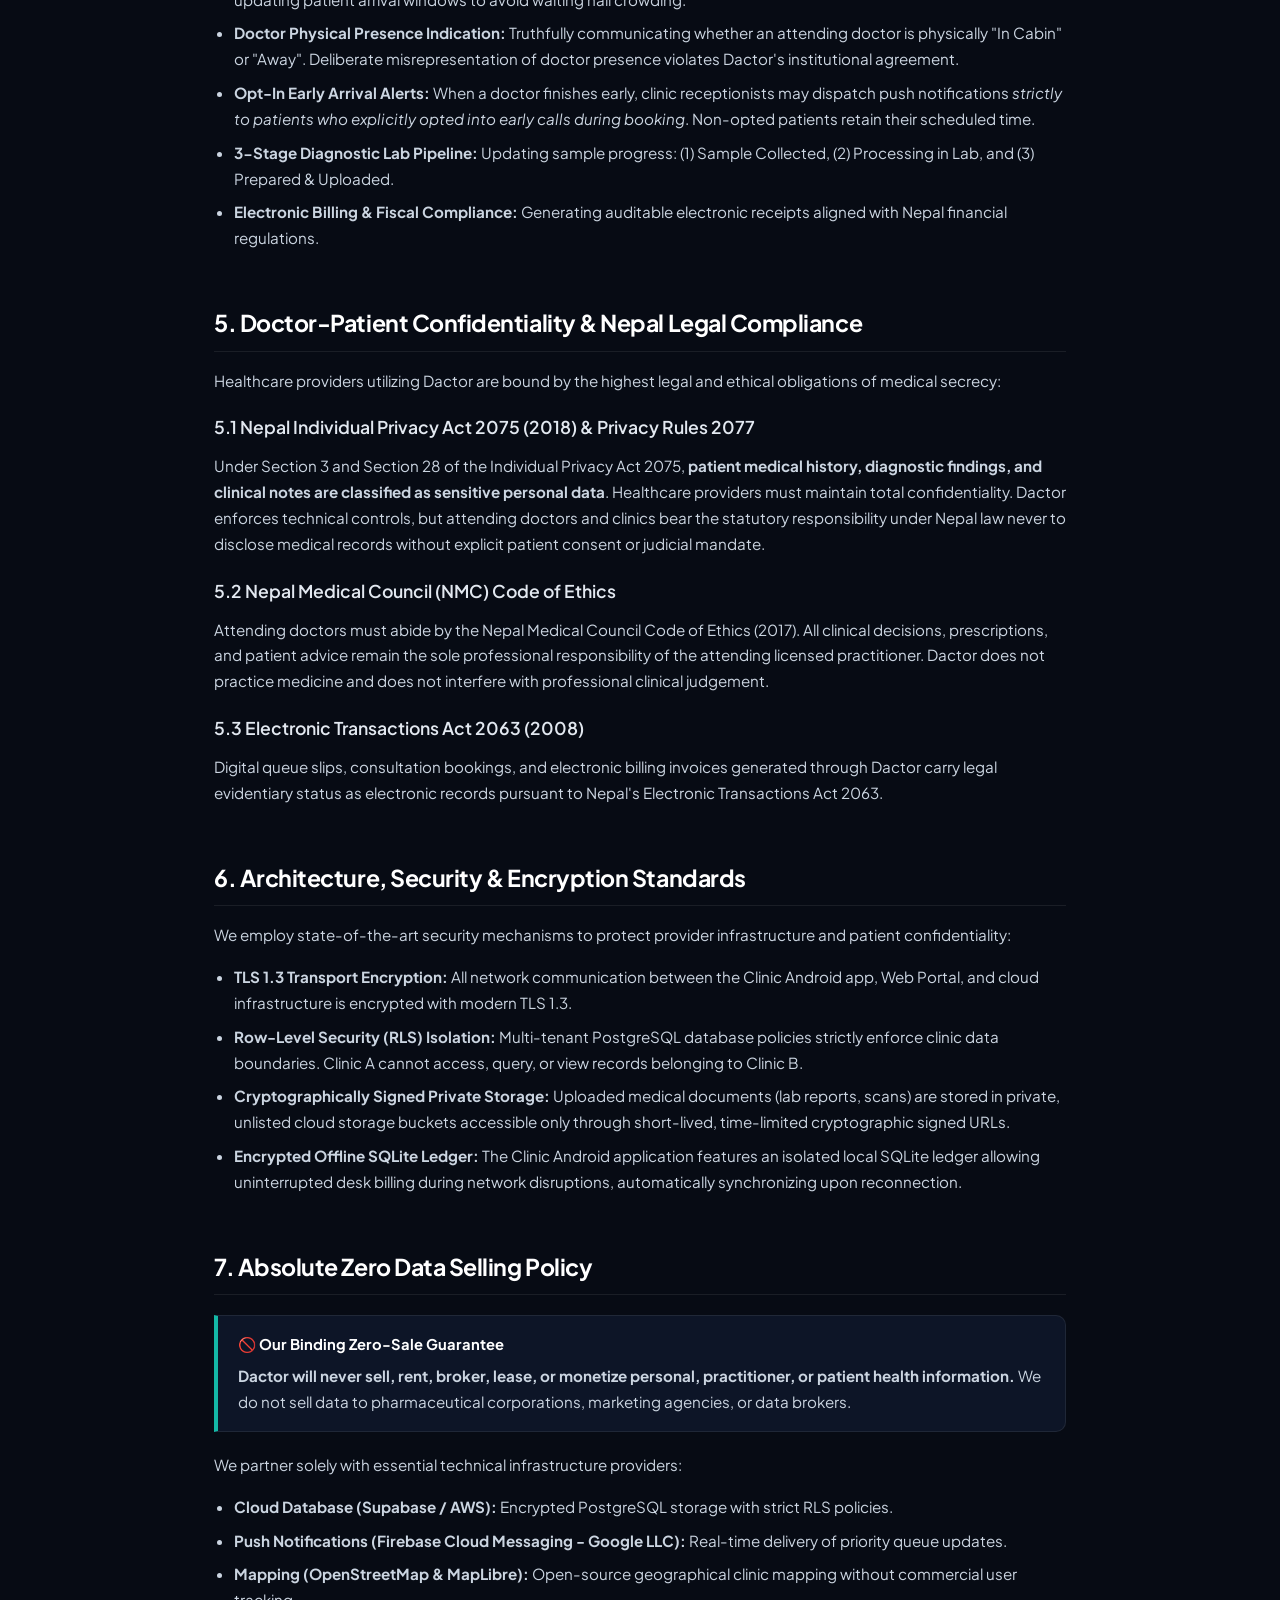
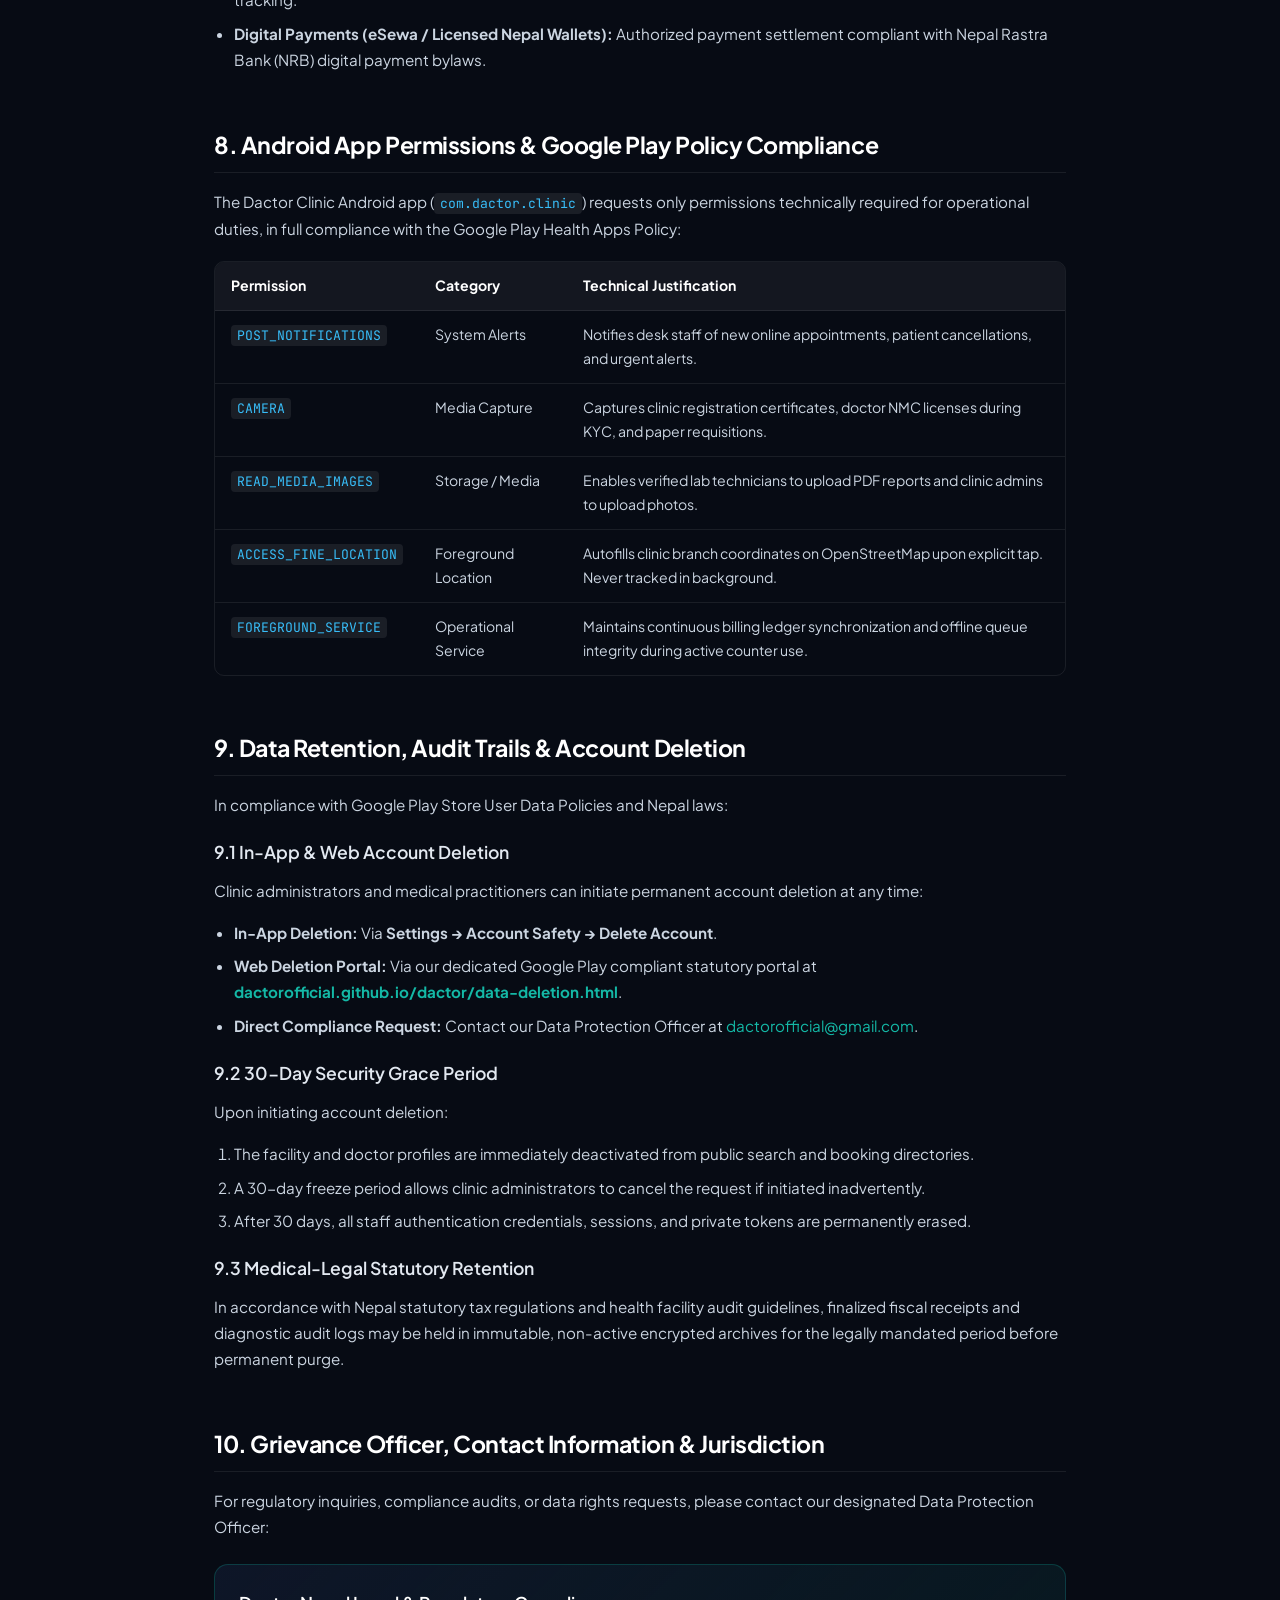
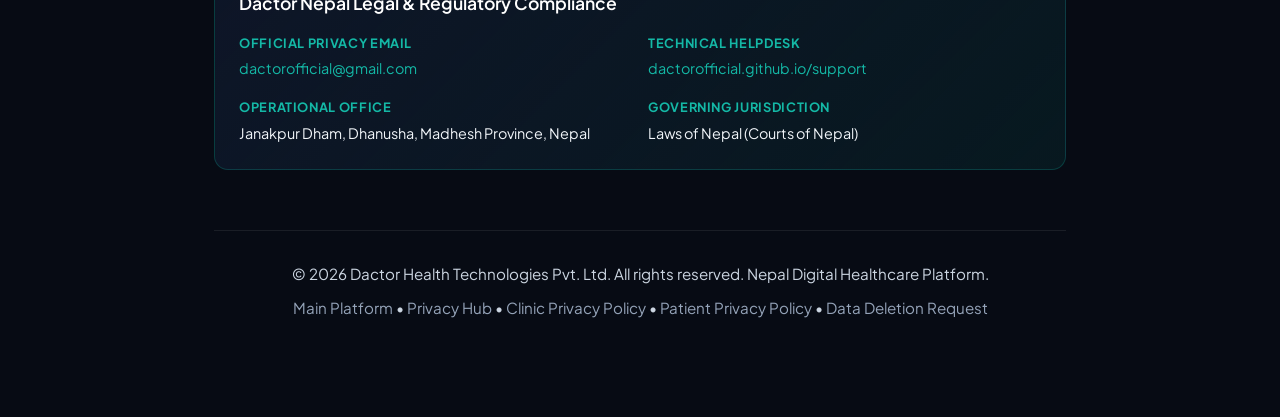
<file: privacy/clinic/index.html>
<!DOCTYPE html>
<html lang="en">
<head>
  <meta charset="UTF-8">
  <meta name="viewport" content="width=device-width, initial-scale=1.0">
  <title>Clinic & Healthcare Provider Privacy Policy | Dactor Nepal</title>
  <meta name="description" content="Official Privacy Policy for clinics, polyclinics, diagnostic laboratories, hospitals, and licensed medical practitioners using the Dactor healthcare platform in Nepal.">
  <meta name="robots" content="index, follow">
  <meta name="theme-color" content="#0d9488">
  <link rel="canonical" href="https://dactorofficial.github.io/dactor/privacy-clinic.html">
  <link rel="icon" type="image/png" href="../../app_logo.png">
  <link rel="preconnect" href="https://fonts.googleapis.com">
  <link rel="preconnect" href="https://fonts.gstatic.com" crossorigin>
  <link href="https://fonts.googleapis.com/css2?family=Plus+Jakarta+Sans:wght@400;500;600;700;800&family=JetBrains+Mono:wght@400;500&display=swap" rel="stylesheet">
  <style>
    :root {
      --bg-dark: #070b14;
      --card-bg: #0f172a;
      --card-border: rgba(255, 255, 255, 0.08);
      --teal-primary: #0d9488;
      --teal-light: #14b8a6;
      --cyan-accent: #06b6d4;
      --text-main: #f1f5f9;
      --text-muted: #94a3b8;
      --text-dim: #64748b;
      --emerald-badge: #10b981;
      --rose-alert: #f43f5e;
    }
    * { box-sizing: border-box; margin: 0; padding: 0; }
    body {
      background-color: var(--bg-dark);
      color: var(--text-main);
      font-family: 'Plus Jakarta Sans', -apple-system, BlinkMacSystemFont, 'Segoe UI', Roboto, sans-serif;
      line-height: 1.7;
      padding-bottom: 80px;
    }
    a { color: var(--teal-light); text-decoration: none; transition: color 0.2s; }
    a:hover { color: var(--cyan-accent); text-decoration: underline; }
    .container {
      max-width: 900px;
      margin: 0 auto;
      padding: 0 24px;
    }
    /* Top Header */
    header {
      background: rgba(15, 23, 42, 0.85);
      backdrop-filter: blur(16px);
      border-bottom: 1px solid var(--card-border);
      position: sticky;
      top: 0;
      z-index: 50;
      padding: 16px 0;
    }
    .header-content {
      display: flex;
      align-items: center;
      justify-content: space-between;
      gap: 16px;
    }
    .brand {
      display: flex;
      align-items: center;
      gap: 12px;
      text-decoration: none;
    }
    .brand img {
      width: 36px;
      height: 36px;
      border-radius: 10px;
      object-fit: contain;
      background: #ffffff;
      padding: 2px;
    }
    .brand-title {
      font-size: 1.25rem;
      font-weight: 800;
      color: #ffffff;
      letter-spacing: -0.02em;
    }
    .nav-actions {
      display: flex;
      align-items: center;
      gap: 12px;
    }
    .btn-secondary {
      display: inline-flex;
      align-items: center;
      gap: 6px;
      padding: 8px 14px;
      font-size: 0.85rem;
      font-weight: 600;
      color: #ffffff;
      background: rgba(255, 255, 255, 0.08);
      border: 1px solid var(--card-border);
      border-radius: 8px;
      transition: all 0.2s;
    }
    .btn-secondary:hover {
      background: rgba(255, 255, 255, 0.15);
      text-decoration: none;
    }
    /* Switcher Banner */
    .policy-switcher {
      margin-top: 24px;
      background: linear-gradient(135deg, rgba(13, 148, 136, 0.15), rgba(6, 182, 212, 0.08));
      border: 1px solid rgba(20, 184, 166, 0.3);
      border-radius: 12px;
      padding: 14px 20px;
      display: flex;
      align-items: center;
      justify-content: space-between;
      flex-wrap: wrap;
      gap: 12px;
    }
    .policy-switcher-text {
      font-size: 0.9rem;
      color: #e2e8f0;
    }
    .policy-switcher-link {
      font-weight: 700;
      font-size: 0.88rem;
      color: var(--teal-light);
      display: inline-flex;
      align-items: center;
      gap: 4px;
    }
    /* Hero Title Card */
    .hero {
      margin-top: 28px;
      padding: 32px;
      background: radial-gradient(circle at top right, rgba(13, 148, 136, 0.12), transparent 70%), var(--card-bg);
      border: 1px solid var(--card-border);
      border-radius: 16px;
    }
    .tag {
      display: inline-flex;
      align-items: center;
      gap: 6px;
      padding: 4px 10px;
      font-size: 0.75rem;
      font-weight: 700;
      text-transform: uppercase;
      letter-spacing: 0.05em;
      border-radius: 6px;
      background: rgba(13, 148, 136, 0.2);
      color: var(--teal-light);
      border: 1px solid rgba(13, 148, 136, 0.4);
      margin-bottom: 12px;
    }
    h1 {
      font-size: 2.1rem;
      font-weight: 800;
      letter-spacing: -0.03em;
      line-height: 1.25;
      color: #ffffff;
      margin-bottom: 12px;
    }
    .metadata {
      display: flex;
      flex-wrap: wrap;
      gap: 16px;
      font-size: 0.85rem;
      color: var(--text-muted);
      border-top: 1px solid var(--card-border);
      padding-top: 16px;
      margin-top: 16px;
    }
    .metadata-item strong {
      color: #ffffff;
    }
    /* Badges Bar */
    .badge-bar {
      display: flex;
      flex-wrap: wrap;
      gap: 10px;
      margin-top: 20px;
    }
    .badge {
      display: inline-flex;
      align-items: center;
      gap: 6px;
      padding: 6px 12px;
      font-size: 0.8rem;
      font-weight: 600;
      border-radius: 9999px;
      background: rgba(255, 255, 255, 0.04);
      border: 1px solid var(--card-border);
      color: var(--text-muted);
    }
    .badge.verified {
      background: rgba(16, 185, 129, 0.1);
      border-color: rgba(16, 185, 129, 0.3);
      color: #34d399;
    }
    /* Table of Contents */
    .toc {
      margin-top: 28px;
      background: var(--card-bg);
      border: 1px solid var(--card-border);
      border-radius: 14px;
      padding: 24px;
    }
    .toc-title {
      font-size: 1rem;
      font-weight: 700;
      color: #ffffff;
      margin-bottom: 14px;
      display: flex;
      align-items: center;
      gap: 8px;
    }
    .toc ol {
      padding-left: 20px;
      display: grid;
      grid-template-columns: 1fr;
      gap: 8px;
    }
    @media (min-width: 640px) {
      .toc ol { grid-template-columns: 1fr 1fr; }
    }
    .toc li a {
      font-size: 0.88rem;
      color: var(--text-muted);
    }
    .toc li a:hover {
      color: var(--teal-light);
    }
    /* Content Sections */
    article {
      margin-top: 32px;
    }
    section {
      margin-top: 40px;
      padding-top: 12px;
    }
    h2 {
      font-size: 1.45rem;
      font-weight: 700;
      color: #ffffff;
      letter-spacing: -0.02em;
      margin-bottom: 16px;
      display: flex;
      align-items: center;
      gap: 10px;
      border-bottom: 1px solid var(--card-border);
      padding-bottom: 8px;
    }
    h3 {
      font-size: 1.1rem;
      font-weight: 600;
      color: #e2e8f0;
      margin: 20px 0 10px 0;
    }
    p {
      margin-bottom: 16px;
      color: #cbd5e1;
      font-size: 0.95rem;
    }
    ul, ol {
      margin-left: 20px;
      margin-bottom: 18px;
      color: #cbd5e1;
      font-size: 0.95rem;
    }
    li {
      margin-bottom: 8px;
    }
    /* Callout Card */
    .callout {
      background: rgba(15, 23, 42, 0.9);
      border-left: 4px solid var(--teal-light);
      border-radius: 0 10px 10px 0;
      padding: 16px 20px;
      margin: 20px 0;
      border-top: 1px solid var(--card-border);
      border-right: 1px solid var(--card-border);
      border-bottom: 1px solid var(--card-border);
    }
    .callout.warning {
      border-left-color: var(--rose-alert);
      background: rgba(244, 63, 94, 0.05);
    }
    .callout-title {
      font-weight: 700;
      font-size: 0.92rem;
      color: #ffffff;
      margin-bottom: 6px;
      display: flex;
      align-items: center;
      gap: 6px;
    }
    /* Table Styling */
    .table-wrapper {
      overflow-x: auto;
      margin: 20px 0;
      border-radius: 10px;
      border: 1px solid var(--card-border);
    }
    table {
      width: 100%;
      border-collapse: collapse;
      text-align: left;
      font-size: 0.88rem;
    }
    th {
      background: rgba(255, 255, 255, 0.05);
      color: #ffffff;
      padding: 12px 16px;
      font-weight: 700;
      border-bottom: 1px solid var(--card-border);
    }
    td {
      padding: 12px 16px;
      color: #cbd5e1;
      border-bottom: 1px solid var(--card-border);
      vertical-align: top;
    }
    tr:last-child td {
      border-bottom: none;
    }
    code {
      font-family: 'JetBrains Mono', monospace;
      font-size: 0.82rem;
      background: rgba(255, 255, 255, 0.08);
      padding: 2px 6px;
      border-radius: 4px;
      color: #38bdf8;
    }
    /* Contact Box */
    .contact-box {
      background: linear-gradient(135deg, rgba(15, 23, 42, 0.9), rgba(13, 148, 136, 0.1));
      border: 1px solid rgba(13, 148, 136, 0.3);
      border-radius: 14px;
      padding: 24px;
      margin-top: 24px;
    }
    .contact-grid {
      display: grid;
      grid-template-columns: 1fr;
      gap: 16px;
      margin-top: 14px;
    }
    @media (min-width: 640px) {
      .contact-grid { grid-template-columns: 1fr 1fr; }
    }
    .contact-item {
      font-size: 0.9rem;
    }
    .contact-item strong {
      color: #ffffff;
      display: block;
      margin-bottom: 2px;
      font-size: 0.8rem;
      text-transform: uppercase;
      letter-spacing: 0.05em;
      color: var(--teal-light);
    }
    /* Footer */
    footer {
      margin-top: 60px;
      border-top: 1px solid var(--card-border);
      padding-top: 30px;
      text-align: center;
      color: var(--text-dim);
      font-size: 0.85rem;
    }
    footer a { color: var(--text-muted); }
    footer a:hover { color: #ffffff; }
    @media print {
      body { background: #ffffff; color: #000000; }
      header, .nav-actions, .policy-switcher, .toc { display: none; }
      .hero, .callout, .contact-box { border: 1px solid #ccc; background: none; }
      h1, h2, h3, strong { color: #000000; }
      p, li, td { color: #333333; }
      a { color: #000000; text-decoration: underline; }
    }
  </style>
</head>
<body>

  <!-- Sticky Top Header -->
  <header>
    <div class="container header-content">
      <a href="./" class="brand">
        <img src="../../app_logo.png" alt="Dactor Logo">
        <span class="brand-title">Dactor</span>
      </a>
      <div class="nav-actions">
        <a href="./" class="btn-secondary">Main Platform</a>
        <a href="javascript:window.print()" class="btn-secondary" title="Print or save as PDF">Print</a>
      </div>
    </div>
  </header>

  <main class="container">

    <!-- Switcher Banner -->
    <div class="policy-switcher">
      <div class="policy-switcher-text">
        <strong>Are you a patient or family guardian?</strong> Read our dedicated patient policy tailored for OPD appointment bookings and lab report retrieval.
      </div>
      <a href="../../privacy-patient.html" class="policy-switcher-link">View Patient Privacy Policy &rarr;</a>
    </div>

    <!-- Hero Card -->
    <div class="hero">
      <div class="tag">Healthcare Providers &amp; Clinics</div>
      <h1>Clinic &amp; Healthcare Provider Privacy Policy</h1>
      <p style="color: #94a3b8; font-size: 1.05rem;">
        Comprehensive privacy governance, regulatory data handling standards, and confidentiality terms for outpatient clinics, polyclinics, diagnostic laboratories, and licensed attending medical practitioners in Nepal.
      </p>

      <div class="badge-bar">
        <span class="badge verified">&#10003; Nepal Privacy Act 2075 Compliant</span>
        <span class="badge verified">&#10003; NMC Code of Ethics Aligned</span>
        <span class="badge verified">&#10003; Google Play Health Apps Compliant</span>
        <span class="badge">&#128274; TLS 1.3 &amp; AES-256 Encrypted</span>
        <span class="badge">&#128683; Zero Data Selling Guarantee</span>
      </div>

      <div class="metadata">
        <div class="metadata-item"><strong>Effective Date:</strong> October 23, 2026</div>
        <div class="metadata-item"><strong>Last Updated:</strong> October 23, 2026</div>
        <div class="metadata-item"><strong>Application Scope:</strong> Clinic App (<code>com.dactor.clinic</code>), Web Clinic Portal, Doctor Desk</div>
        <div class="metadata-item"><strong>Version:</strong> 1.0.26</div>
      </div>
    </div>

    <!-- Table of Contents -->
    <nav class="toc" aria-label="Table of Contents">
      <div class="toc-title">&#128203; Table of Contents</div>
      <ol>
        <li><a href="#section-1">1. Introduction &amp; Fiduciary Scope</a></li>
        <li><a href="#section-2">2. Information We Collect from Clinics</a></li>
        <li><a href="#section-3">3. Patient Information Handled by Clinics</a></li>
        <li><a href="#section-4">4. Operational Workflows &amp; Data Use</a></li>
        <li><a href="#section-5">5. Doctor-Patient Confidentiality &amp; Nepal Law</a></li>
        <li><a href="#section-6">6. Architecture, Security &amp; Encryption</a></li>
        <li><a href="#section-7">7. Absolute Zero Data Selling Policy</a></li>
        <li><a href="#section-8">8. Android App Permissions &amp; Play Policy</a></li>
        <li><a href="#section-9">9. Data Retention &amp; Account Deletion</a></li>
        <li><a href="#section-10">10. Grievance Officer &amp; Contact Details</a></li>
      </ol>
    </nav>

    <article>

      <!-- SECTION 1 -->
      <section id="section-1">
        <h2>1. Introduction &amp; Fiduciary Scope</h2>
        <p>
          Welcome to <strong>Dactor</strong> ("Dactor", "we", "us", or "our"), Nepal's premier digital outpatient department (OPD) queue intelligence, appointment scheduling, and diagnostic laboratory orchestration platform.
        </p>
        <p>
          This <strong>Clinic &amp; Healthcare Provider Privacy Policy</strong> establishes our legal and technical commitment to healthcare facilities (hospitals, polyclinics, diagnostic pathology laboratories, imaging centers), consulting medical practitioners registered with the Nepal Medical Council (NMC), and clinic administrative staff utilizing the Dactor Clinic Android Application (<code>com.dactor.clinic</code>) and Dactor Web Portals.
        </p>
        <div class="callout">
          <div class="callout-title">&#9878; Legal Roles (Data Controller vs. Data Processor)</div>
          <p style="margin-bottom: 0;">
            Under the <strong>Nepal Individual Privacy Act 2075 (2018)</strong> and international healthcare standards, <strong>the registered healthcare facility acts as the independent Data Controller / Fiduciary</strong> with respect to the clinical consultation notes, prescriptions, and health diagnoses of its attending patients. <strong>Dactor acts as a secure Data Processor / Technology Infrastructure Provider</strong> providing encrypted transmission, queue algorithms, and document access control.
          </p>
        </div>
      </section>

      <!-- SECTION 2 -->
      <section id="section-2">
        <h2>2. Information We Collect from Clinics &amp; Providers</h2>
        <p>
          To register, verify, onboard, and maintain the integrity of medical services on Dactor, we collect the following institutional and professional records:
        </p>

        <h3>2.1 Facility Institutional Profile</h3>
        <ul>
          <li><strong>Facility Identity:</strong> Official registered name, physical street address, municipality, ward number, district, and province in Nepal.</li>
          <li><strong>Geographic Coordinates:</strong> Precise latitude and longitude used exclusively to render your clinic pin on OpenStreetMap for patient geographic discovery.</li>
          <li><strong>Institutional Documentation:</strong> Ministry of Health and Population (MoHP) or local health department registration certificate, Permanent Account Number (PAN) or Value Added Tax (VAT) certificate.</li>
          <li><strong>Facility Imagery:</strong> Exterior clinic photographs, consultation room photos, and institutional logos to assist patients in locating your facility.</li>
        </ul>

        <h3>2.2 Medical Practitioner Credentials &amp; KYC Verification</h3>
        <ul>
          <li><strong>Doctor Identification:</strong> Legal full name, medical specialty, qualifications, languages spoken, and profile photo.</li>
          <li><strong>Nepal Medical Council (NMC) Licensure:</strong> Official NMC permanent or temporary registration number and registration certificate. <em>Dactor validates that all consulting doctors hold active NMC licensure pursuant to the Nepal Medical Council Act 2020.</em></li>
          <li><strong>Consulting Schedules &amp; Fees:</strong> Regular consulting hours, slot durations, room/cabin assignments, and transparent consultation fees denominated in Nepalese Rupees (NPR).</li>
        </ul>

        <h3>2.3 Staff Accounts &amp; Device Identity</h3>
        <ul>
          <li><strong>Operator Accounts:</strong> Receptionist, billing clerk, and lab technician usernames, mobile numbers, and encrypted authentication tokens.</li>
          <li><strong>Google Sign-In Account Data (Optional):</strong> Clinic administrators and medical staff opting to sign in with Google provide their Google account name, email address, and profile photo URL strictly for secure authentication and profile display.</li>
          <li><strong>Device Prefix &amp; Concurrency Control:</strong> Assigned device prefixes and hardware identifiers ensuring multi-counter desk synchronization without credential collision.</li>
        </ul>

        <h3>2.4 Diagnostic Laboratory Master Catalogs</h3>
        <ul>
          <li><strong>Investigation Directory:</strong> Pathology and radiology test offerings (e.g., CBC, Thyroid, USG, X-Ray, MRI), turn-around time estimates, sample preparation guidelines, and published NPR rates.</li>
        </ul>
      </section>

      <!-- SECTION 3 -->
      <section id="section-3">
        <h2>3. Patient Information Handled by Clinics via Dactor</h2>
        <p>
          While utilizing Dactor's clinical administrative tools, healthcare providers handle sensitive patient records. Dactor provides end-to-end encrypted infrastructure for:
        </p>
        <ul>
          <li><strong>OPD Queue &amp; Token Records:</strong> Patient names, contact telephone numbers, assigned 10-digit booking codes (e.g., <code>DAC-9821-47</code>), queue positions, and status flags (<code>waiting</code>, <code>in_consultation</code>, <code>completed</code>).</li>
          <li><strong>Walk-In Registrations:</strong> When clinic desk staff register walk-in patients on-site, the staff collects patient identification with informed verbal consent.</li>
          <li><strong>Diagnostic Reports:</strong> Certified laboratory reports, blood chemistry results, and radiology scan PDFs uploaded by verified lab technicians for patient delivery.</li>
          <li><strong>Itemized Invoices:</strong> Consultation charges, laboratory fees, payment receipts (eSewa / fonepay / cash at desk), and invoice timestamps.</li>
        </ul>
      </section>

      <!-- SECTION 4 -->
      <section id="section-4">
        <h2>4. Operational Workflows &amp; Data Use</h2>
        <p>
          Information collected from healthcare providers is processed exclusively for valid operational workflows:
        </p>
        <ul>
          <li><strong>Real-Time OPD Queue Synchronization:</strong> Calling tokens, coordinating live consultation flow, and dynamically updating patient arrival windows to avoid waiting hall crowding.</li>
          <li><strong>Doctor Physical Presence Indication:</strong> Truthfully communicating whether an attending doctor is physically "In Cabin" or "Away". Deliberate misrepresentation of doctor presence violates Dactor's institutional agreement.</li>
          <li><strong>Opt-In Early Arrival Alerts:</strong> When a doctor finishes early, clinic receptionists may dispatch push notifications <em>strictly to patients who explicitly opted into early calls during booking</em>. Non-opted patients retain their scheduled time.</li>
          <li><strong>3-Stage Diagnostic Lab Pipeline:</strong> Updating sample progress: (1) Sample Collected, (2) Processing in Lab, and (3) Prepared &amp; Uploaded.</li>
          <li><strong>Electronic Billing &amp; Fiscal Compliance:</strong> Generating auditable electronic receipts aligned with Nepal financial regulations.</li>
        </ul>
      </section>

      <!-- SECTION 5 -->
      <section id="section-5">
        <h2>5. Doctor-Patient Confidentiality &amp; Nepal Legal Compliance</h2>
        <p>
          Healthcare providers utilizing Dactor are bound by the highest legal and ethical obligations of medical secrecy:
        </p>

        <h3>5.1 Nepal Individual Privacy Act 2075 (2018) &amp; Privacy Rules 2077</h3>
        <p>
          Under Section 3 and Section 28 of the Individual Privacy Act 2075, <strong>patient medical history, diagnostic findings, and clinical notes are classified as sensitive personal data</strong>. Healthcare providers must maintain total confidentiality. Dactor enforces technical controls, but attending doctors and clinics bear the statutory responsibility under Nepal law never to disclose medical records without explicit patient consent or judicial mandate.
        </p>

        <h3>5.2 Nepal Medical Council (NMC) Code of Ethics</h3>
        <p>
          Attending doctors must abide by the Nepal Medical Council Code of Ethics (2017). All clinical decisions, prescriptions, and patient advice remain the sole professional responsibility of the attending licensed practitioner. Dactor does not practice medicine and does not interfere with professional clinical judgement.
        </p>

        <h3>5.3 Electronic Transactions Act 2063 (2008)</h3>
        <p>
          Digital queue slips, consultation bookings, and electronic billing invoices generated through Dactor carry legal evidentiary status as electronic records pursuant to Nepal's Electronic Transactions Act 2063.
        </p>
      </section>

      <!-- SECTION 6 -->
      <section id="section-6">
        <h2>6. Architecture, Security &amp; Encryption Standards</h2>
        <p>
          We employ state-of-the-art security mechanisms to protect provider infrastructure and patient confidentiality:
        </p>
        <ul>
          <li><strong>TLS 1.3 Transport Encryption:</strong> All network communication between the Clinic Android app, Web Portal, and cloud infrastructure is encrypted with modern TLS 1.3.</li>
          <li><strong>Row-Level Security (RLS) Isolation:</strong> Multi-tenant PostgreSQL database policies strictly enforce clinic data boundaries. Clinic A cannot access, query, or view records belonging to Clinic B.</li>
          <li><strong>Cryptographically Signed Private Storage:</strong> Uploaded medical documents (lab reports, scans) are stored in private, unlisted cloud storage buckets accessible only through short-lived, time-limited cryptographic signed URLs.</li>
          <li><strong>Encrypted Offline SQLite Ledger:</strong> The Clinic Android application features an isolated local SQLite ledger allowing uninterrupted desk billing during network disruptions, automatically synchronizing upon reconnection.</li>
        </ul>
      </section>

      <!-- SECTION 7 -->
      <section id="section-7">
        <h2>7. Absolute Zero Data Selling Policy</h2>
        <div class="callout">
          <div class="callout-title">&#128683; Our Binding Zero-Sale Guarantee</div>
          <p style="margin-bottom: 0;">
            <strong>Dactor will never sell, rent, broker, lease, or monetize personal, practitioner, or patient health information.</strong> We do not sell data to pharmaceutical corporations, marketing agencies, or data brokers.
          </p>
        </div>
        <p>
          We partner solely with essential technical infrastructure providers:
        </p>
        <ul>
          <li><strong>Cloud Database (Supabase / AWS):</strong> Encrypted PostgreSQL storage with strict RLS policies.</li>
          <li><strong>Push Notifications (Firebase Cloud Messaging - Google LLC):</strong> Real-time delivery of priority queue updates.</li>
          <li><strong>Mapping (OpenStreetMap &amp; MapLibre):</strong> Open-source geographical clinic mapping without commercial user tracking.</li>
          <li><strong>Digital Payments (eSewa / Licensed Nepal Wallets):</strong> Authorized payment settlement compliant with Nepal Rastra Bank (NRB) digital payment bylaws.</li>
        </ul>
      </section>

      <!-- SECTION 8 -->
      <section id="section-8">
        <h2>8. Android App Permissions &amp; Google Play Policy Compliance</h2>
        <p>
          The Dactor Clinic Android app (<code>com.dactor.clinic</code>) requests only permissions technically required for operational duties, in full compliance with the Google Play Health Apps Policy:
        </p>

        <div class="table-wrapper">
          <table>
            <thead>
              <tr>
                <th>Permission</th>
                <th>Category</th>
                <th>Technical Justification</th>
              </tr>
            </thead>
            <tbody>
              <tr>
                <td><code>POST_NOTIFICATIONS</code></td>
                <td>System Alerts</td>
                <td>Notifies desk staff of new online appointments, patient cancellations, and urgent alerts.</td>
              </tr>
              <tr>
                <td><code>CAMERA</code></td>
                <td>Media Capture</td>
                <td>Captures clinic registration certificates, doctor NMC licenses during KYC, and paper requisitions.</td>
              </tr>
              <tr>
                <td><code>READ_MEDIA_IMAGES</code></td>
                <td>Storage / Media</td>
                <td>Enables verified lab technicians to upload PDF reports and clinic admins to upload photos.</td>
              </tr>
              <tr>
                <td><code>ACCESS_FINE_LOCATION</code></td>
                <td>Foreground Location</td>
                <td>Autofills clinic branch coordinates on OpenStreetMap upon explicit tap. Never tracked in background.</td>
              </tr>
              <tr>
                <td><code>FOREGROUND_SERVICE</code></td>
                <td>Operational Service</td>
                <td>Maintains continuous billing ledger synchronization and offline queue integrity during active counter use.</td>
              </tr>
            </tbody>
          </table>
        </div>
      </section>

      <!-- SECTION 9 -->
      <section id="section-9">
        <h2>9. Data Retention, Audit Trails &amp; Account Deletion</h2>
        <p>
          In compliance with Google Play Store User Data Policies and Nepal laws:
        </p>

        <h3>9.1 In-App &amp; Web Account Deletion</h3>
        <p>
          Clinic administrators and medical practitioners can initiate permanent account deletion at any time:
        </p>
        <ul>
          <li><strong>In-App Deletion:</strong> Via <strong>Settings &rarr; Account Safety &rarr; Delete Account</strong>.</li>
          <li><strong>Web Deletion Portal:</strong> Via our dedicated Google Play compliant statutory portal at <a href="../../data-deletion.html" style="font-weight: 700; color: var(--teal-light);">dactorofficial.github.io/dactor/data-deletion.html</a>.</li>
          <li><strong>Direct Compliance Request:</strong> Contact our Data Protection Officer at <a href="mailto:dactorofficial@gmail.com?subject=Clinic%20Account%20Deletion">dactorofficial@gmail.com</a>.</li>
        </ul>

        <h3>9.2 30-Day Security Grace Period</h3>
        <p>
          Upon initiating account deletion:
        </p>
        <ol>
          <li>The facility and doctor profiles are immediately deactivated from public search and booking directories.</li>
          <li>A 30-day freeze period allows clinic administrators to cancel the request if initiated inadvertently.</li>
          <li>After 30 days, all staff authentication credentials, sessions, and private tokens are permanently erased.</li>
        </ol>

        <h3>9.3 Medical-Legal Statutory Retention</h3>
        <p>
          In accordance with Nepal statutory tax regulations and health facility audit guidelines, finalized fiscal receipts and diagnostic audit logs may be held in immutable, non-active encrypted archives for the legally mandated period before permanent purge.
        </p>
      </section>

      <!-- SECTION 10 -->
      <section id="section-10">
        <h2>10. Grievance Officer, Contact Information &amp; Jurisdiction</h2>
        <p>
          For regulatory inquiries, compliance audits, or data rights requests, please contact our designated Data Protection Officer:
        </p>

        <div class="contact-box">
          <h3 style="margin-top: 0; color: #ffffff;">Dactor Nepal Legal &amp; Regulatory Compliance</h3>
          <div class="contact-grid">
            <div class="contact-item">
              <strong>Official Privacy Email</strong>
              <a href="mailto:dactorofficial@gmail.com">dactorofficial@gmail.com</a>
            </div>
            <div class="contact-item">
              <strong>Technical Helpdesk</strong>
              <a href="https://dactorofficial.github.io/support">dactorofficial.github.io/support</a>
            </div>
            <div class="contact-item">
              <strong>Operational Office</strong>
              Janakpur Dham, Dhanusha, Madhesh Province, Nepal
            </div>
            <div class="contact-item">
              <strong>Governing Jurisdiction</strong>
              Laws of Nepal (Courts of Nepal)
            </div>
          </div>
        </div>
      </section>

    </article>

    <footer>
      <p style="margin-bottom: 8px;">
        &copy; 2026 Dactor Health Technologies Pvt. Ltd. All rights reserved. Nepal Digital Healthcare Platform.
      </p>
      <p>
        <a href="./">Main Platform</a> &bull;
        <a href="../../privacy.html">Privacy Hub</a> &bull;
        <a href="../../privacy-clinic.html">Clinic Privacy Policy</a> &bull;
        <a href="../../privacy-patient.html">Patient Privacy Policy</a> &bull;
        <a href="../../data-deletion.html">Data Deletion Request</a>
      </p>
    </footer>

  </main>

</body>
</html>
</file>
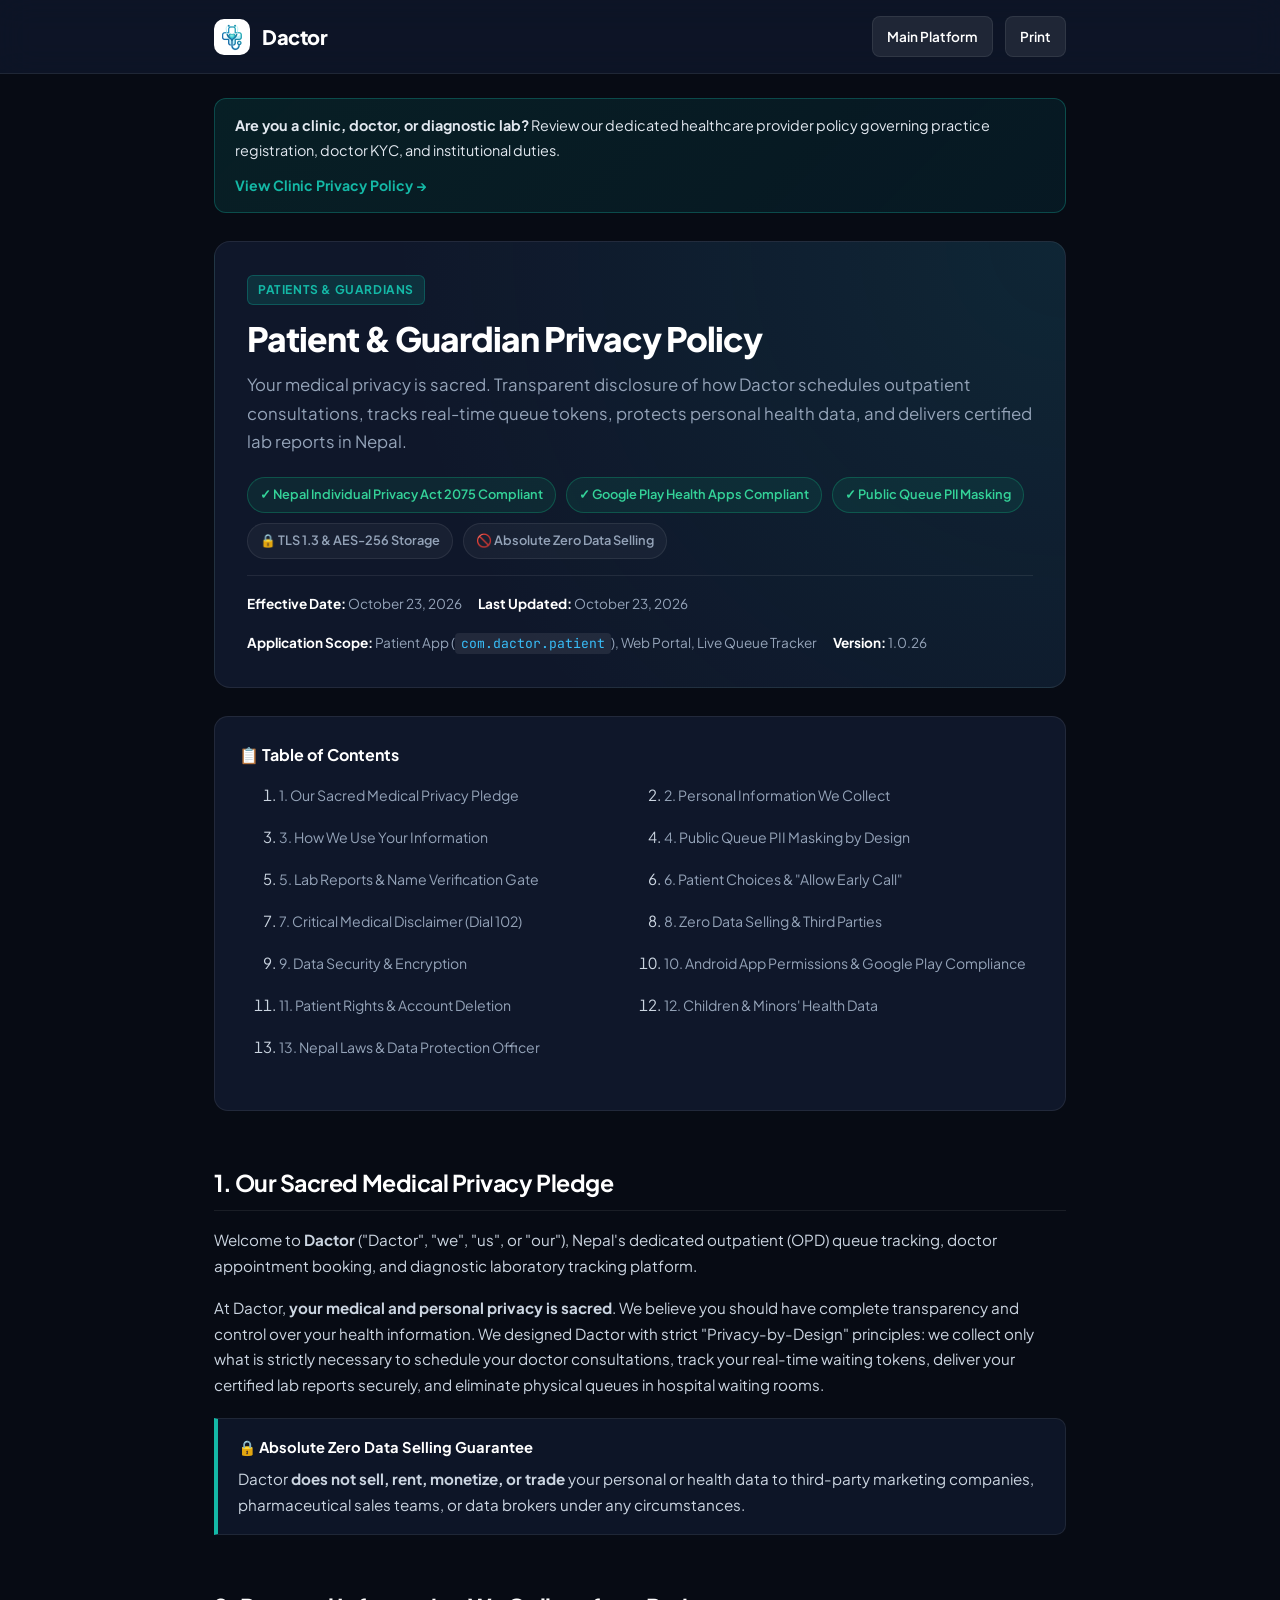
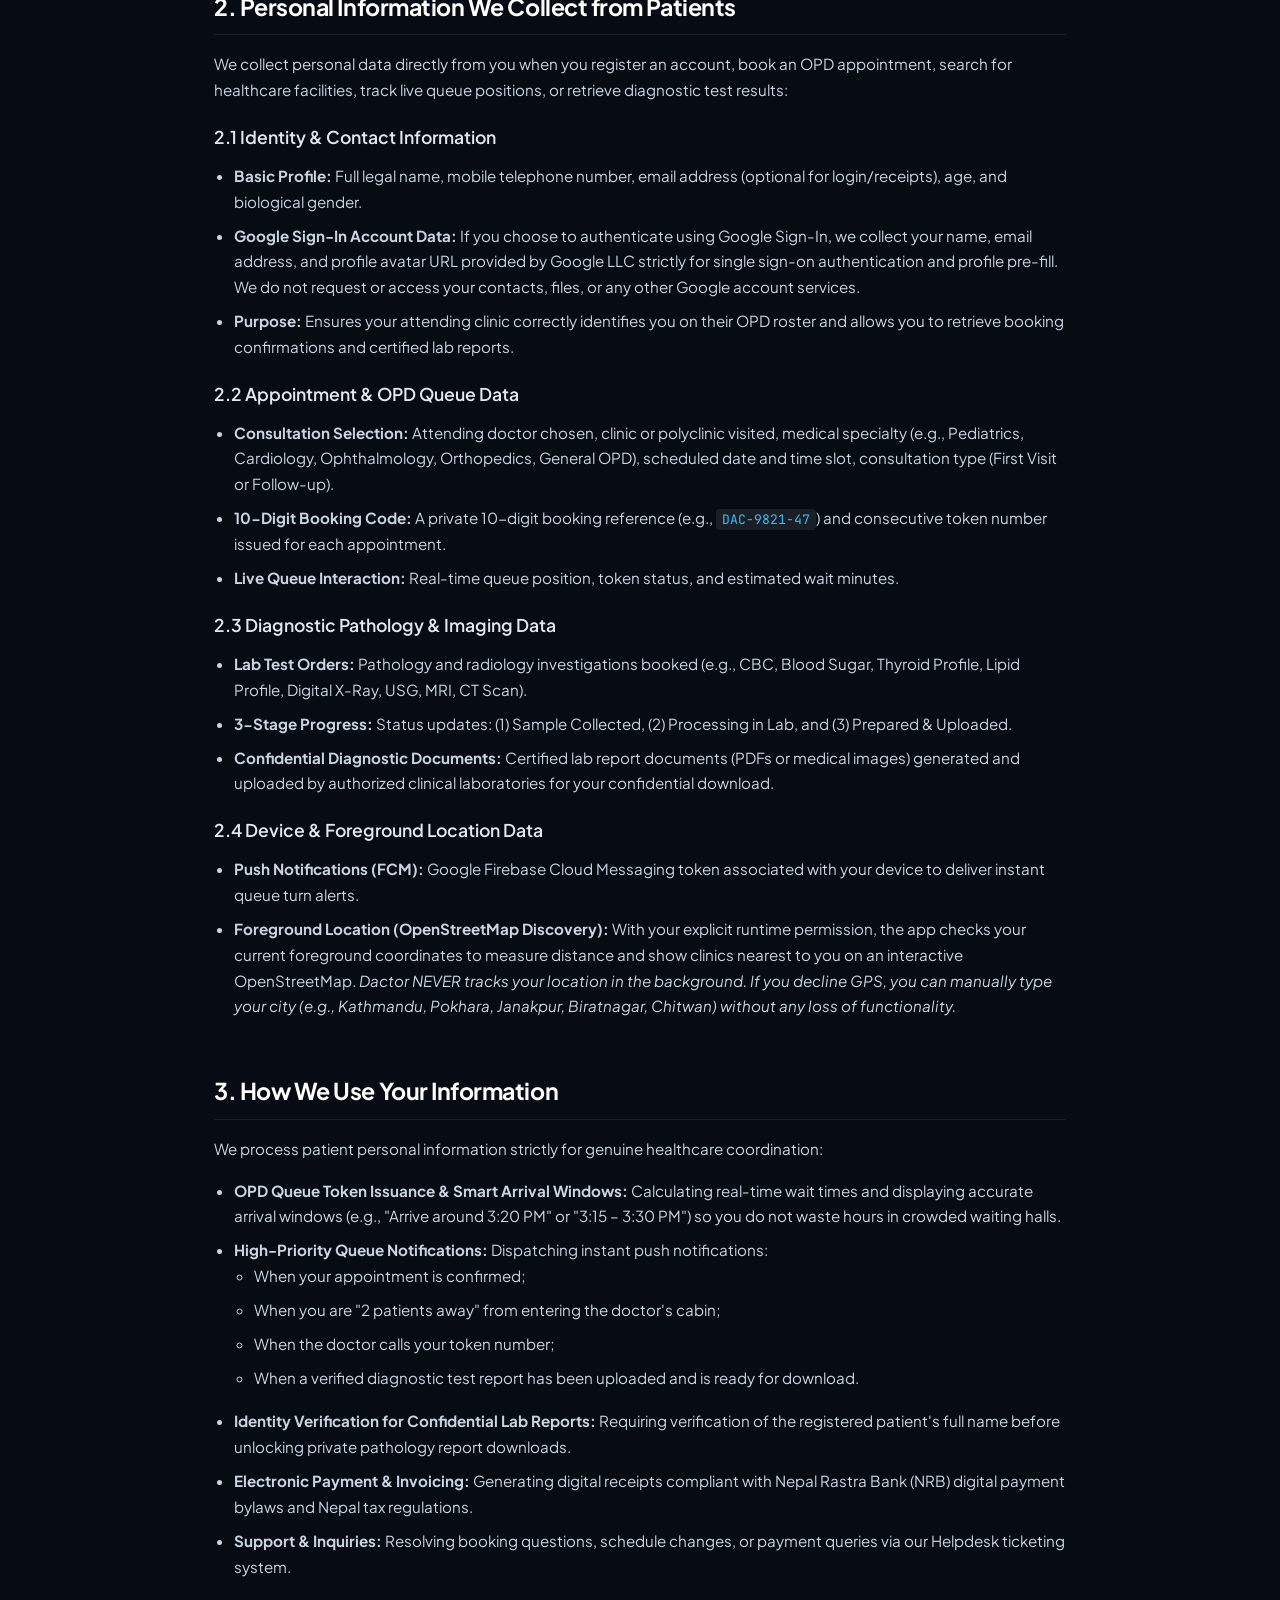
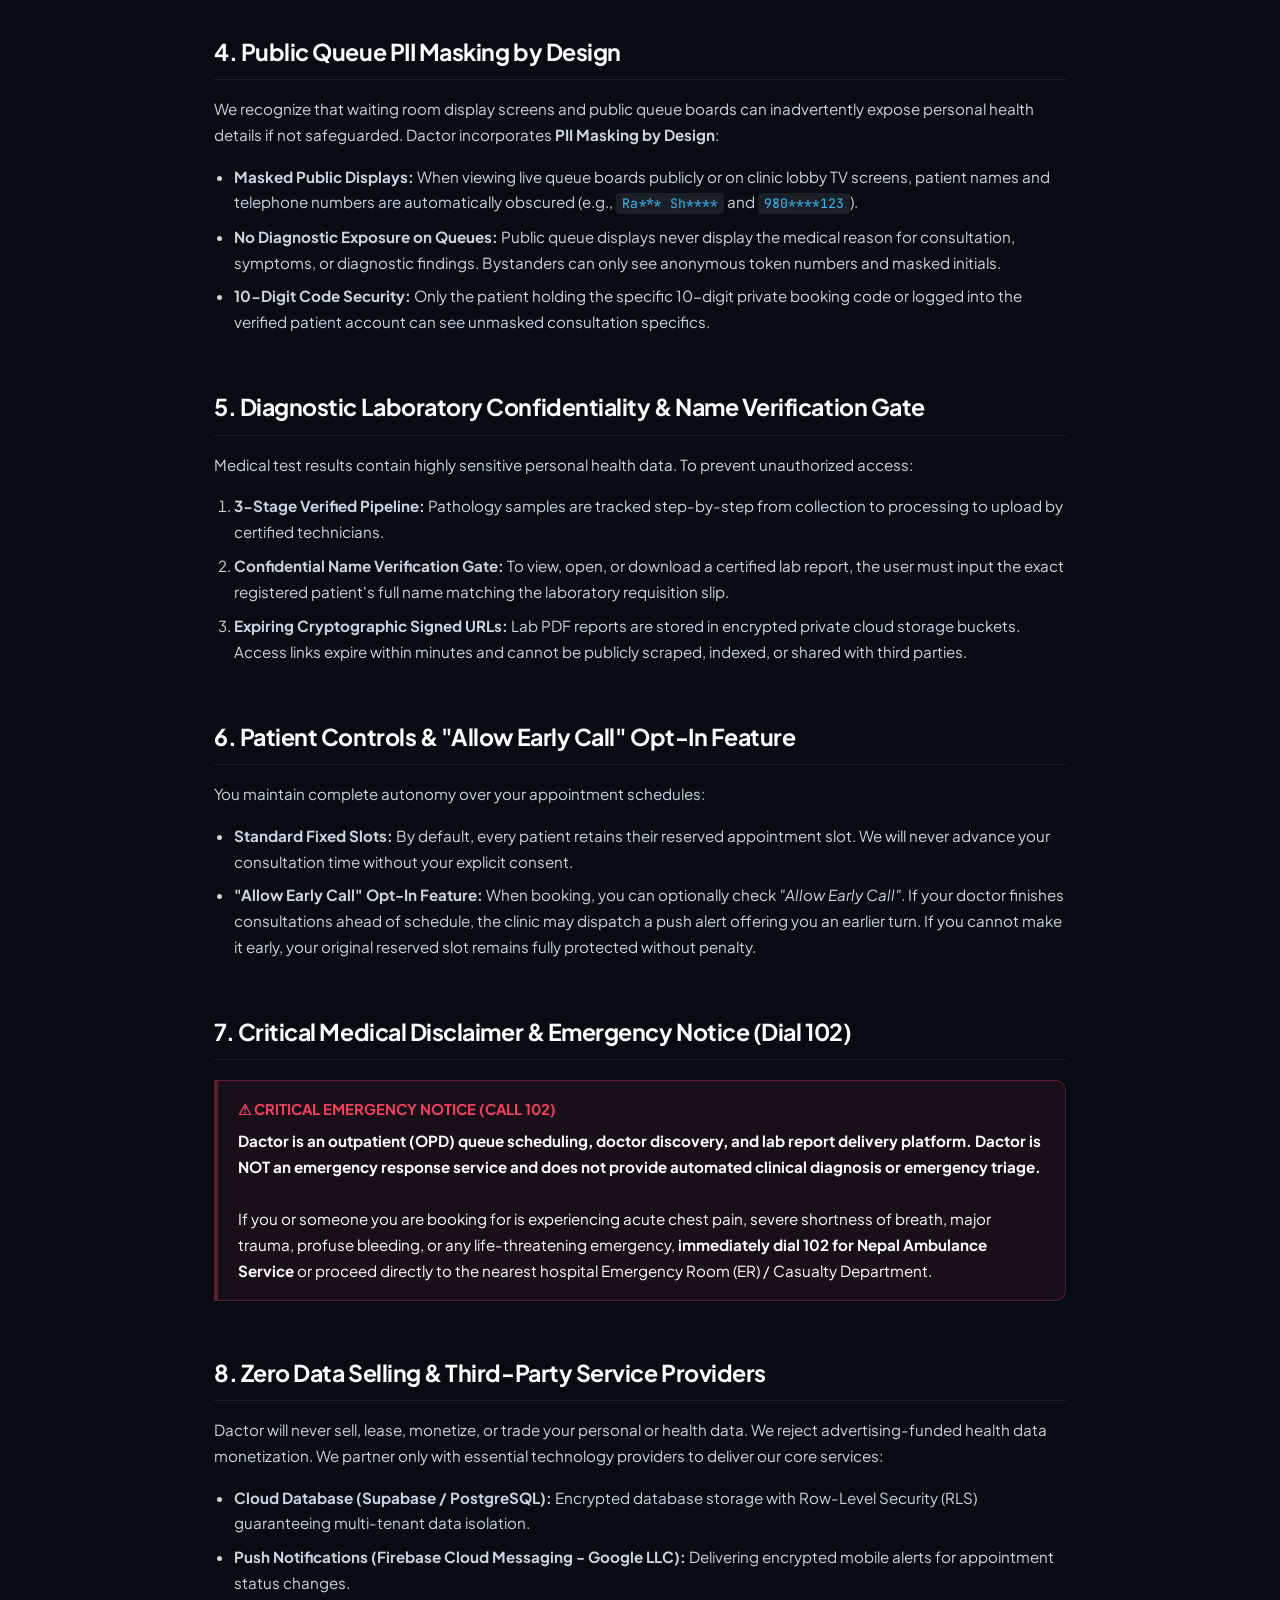
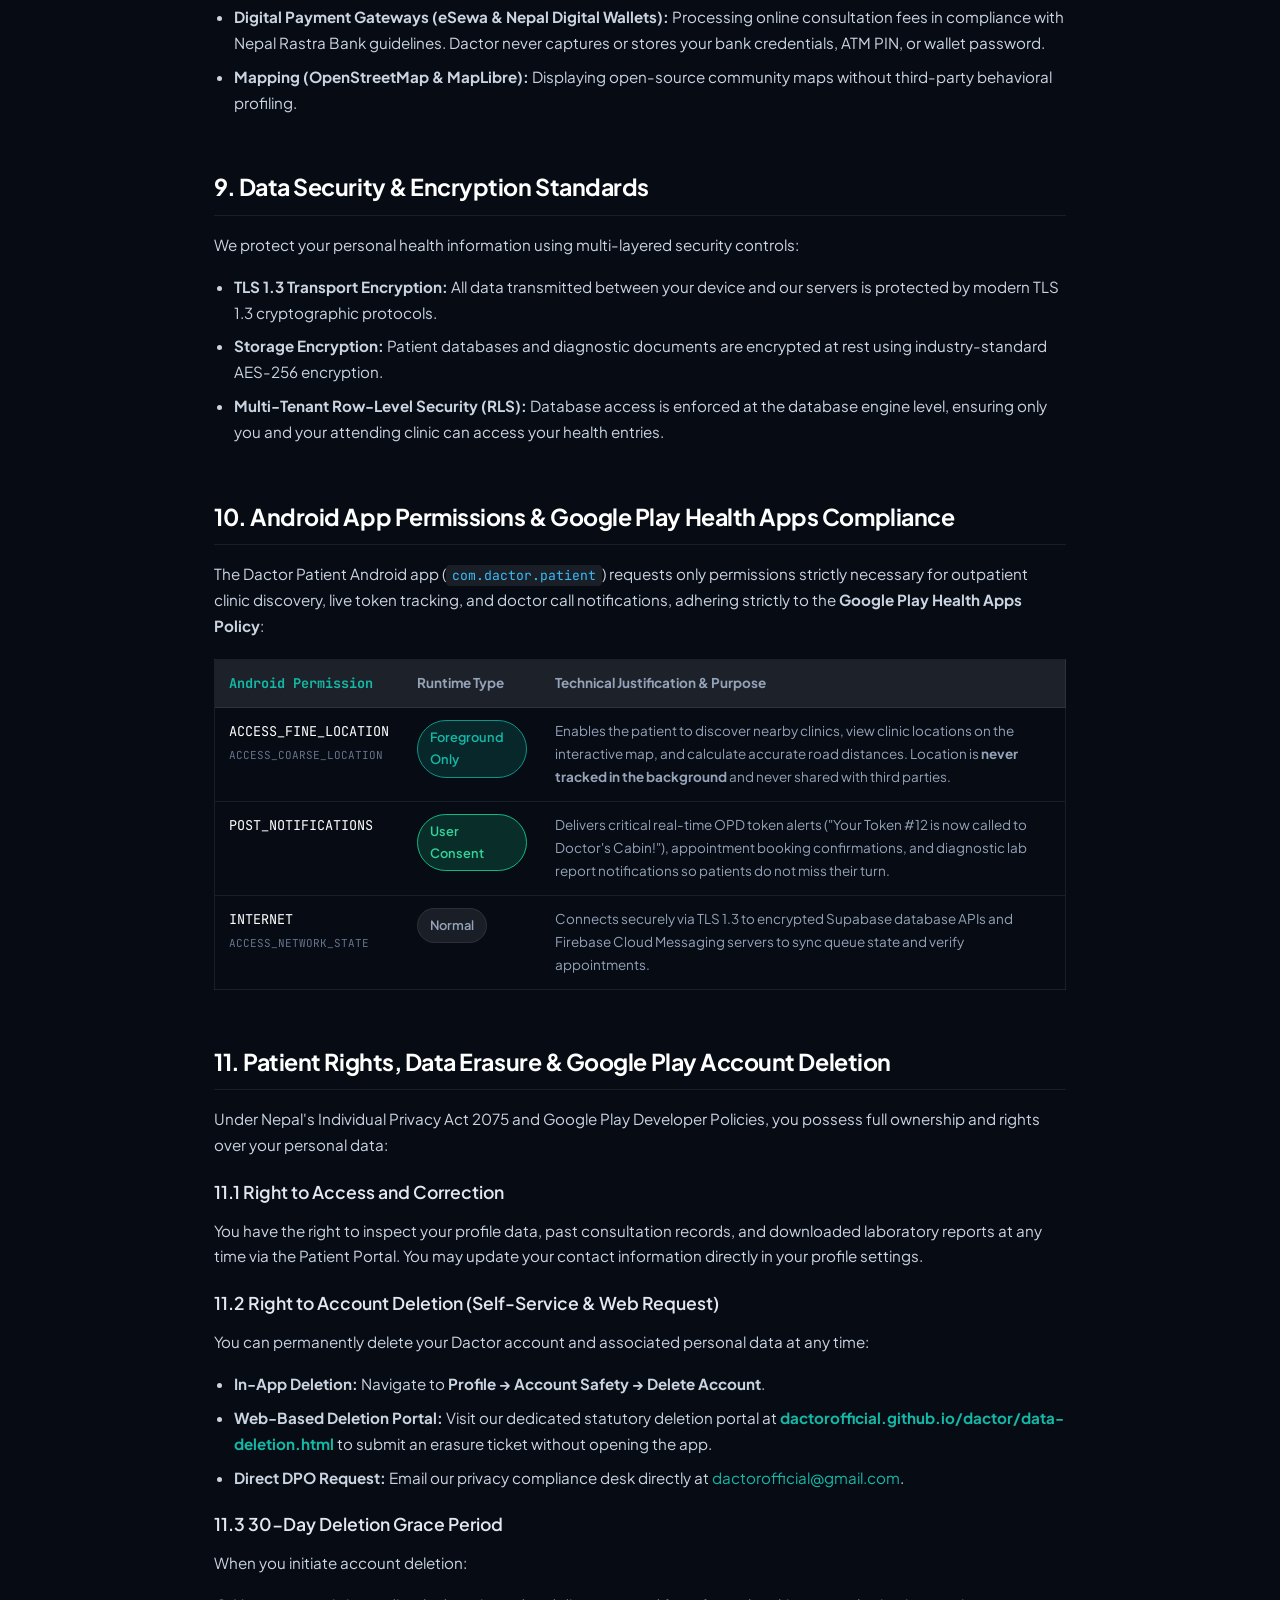
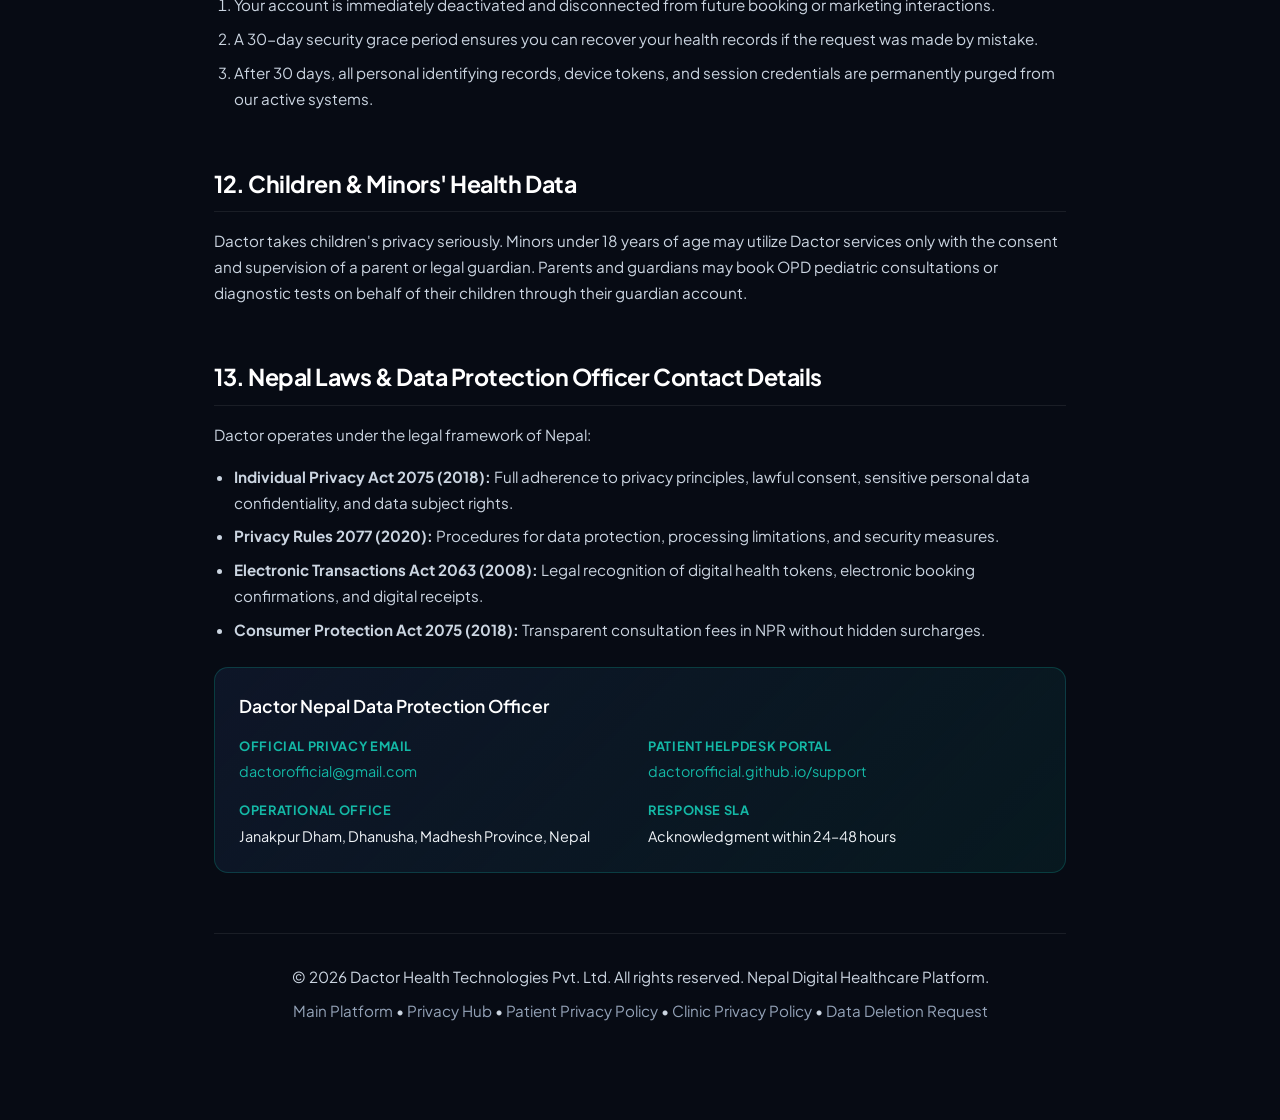
<file: privacy/patient/index.html>
<!DOCTYPE html>
<html lang="en">
<head>
  <meta charset="UTF-8">
  <meta name="viewport" content="width=device-width, initial-scale=1.0">
  <title>Patient & Guardian Privacy Policy | Dactor Nepal</title>
  <meta name="description" content="Official Privacy Policy for patients, families, and guardians using the Dactor outpatient queue tracking, doctor discovery, and lab report portal in Nepal.">
  <meta name="robots" content="index, follow">
  <meta name="theme-color" content="#0d9488">
  <link rel="canonical" href="https://dactorofficial.github.io/dactor/privacy-patient.html">
  <link rel="icon" type="image/png" href="../../app_logo.png">
  <link rel="preconnect" href="https://fonts.googleapis.com">
  <link rel="preconnect" href="https://fonts.gstatic.com" crossorigin>
  <link href="https://fonts.googleapis.com/css2?family=Plus+Jakarta+Sans:wght@400;500;600;700;800&family=JetBrains+Mono:wght@400;500&display=swap" rel="stylesheet">
  <style>
    :root {
      --bg-dark: #070b14;
      --card-bg: #0f172a;
      --card-border: rgba(255, 255, 255, 0.08);
      --teal-primary: #0d9488;
      --teal-light: #14b8a6;
      --cyan-accent: #06b6d4;
      --text-main: #f1f5f9;
      --text-muted: #94a3b8;
      --text-dim: #64748b;
      --emerald-badge: #10b981;
      --rose-alert: #f43f5e;
    }
    * { box-sizing: border-box; margin: 0; padding: 0; }
    body {
      background-color: var(--bg-dark);
      color: var(--text-main);
      font-family: 'Plus Jakarta Sans', -apple-system, BlinkMacSystemFont, 'Segoe UI', Roboto, sans-serif;
      line-height: 1.7;
      padding-bottom: 80px;
    }
    a { color: var(--teal-light); text-decoration: none; transition: color 0.2s; }
    a:hover { color: var(--cyan-accent); text-decoration: underline; }
    .container {
      max-width: 900px;
      margin: 0 auto;
      padding: 0 24px;
    }
    /* Top Header */
    header {
      background: rgba(15, 23, 42, 0.85);
      backdrop-filter: blur(16px);
      border-bottom: 1px solid var(--card-border);
      position: sticky;
      top: 0;
      z-index: 50;
      padding: 16px 0;
    }
    .header-content {
      display: flex;
      align-items: center;
      justify-content: space-between;
      gap: 16px;
    }
    .brand {
      display: flex;
      align-items: center;
      gap: 12px;
      text-decoration: none;
    }
    .brand img {
      width: 36px;
      height: 36px;
      border-radius: 10px;
      object-fit: contain;
      background: #ffffff;
      padding: 2px;
    }
    .brand-title {
      font-size: 1.25rem;
      font-weight: 800;
      color: #ffffff;
      letter-spacing: -0.02em;
    }
    .nav-actions {
      display: flex;
      align-items: center;
      gap: 12px;
    }
    .btn-secondary {
      display: inline-flex;
      align-items: center;
      gap: 6px;
      padding: 8px 14px;
      font-size: 0.85rem;
      font-weight: 600;
      color: #ffffff;
      background: rgba(255, 255, 255, 0.08);
      border: 1px solid var(--card-border);
      border-radius: 8px;
      transition: all 0.2s;
    }
    .btn-secondary:hover {
      background: rgba(255, 255, 255, 0.15);
      text-decoration: none;
    }
    /* Switcher Banner */
    .policy-switcher {
      margin-top: 24px;
      background: linear-gradient(135deg, rgba(13, 148, 136, 0.15), rgba(6, 182, 212, 0.08));
      border: 1px solid rgba(20, 184, 166, 0.3);
      border-radius: 12px;
      padding: 14px 20px;
      display: flex;
      align-items: center;
      justify-content: space-between;
      flex-wrap: wrap;
      gap: 12px;
    }
    .policy-switcher-text {
      font-size: 0.9rem;
      color: #e2e8f0;
    }
    .policy-switcher-link {
      font-weight: 700;
      font-size: 0.88rem;
      color: var(--teal-light);
      display: inline-flex;
      align-items: center;
      gap: 4px;
    }
    /* Hero Title Card */
    .hero {
      margin-top: 28px;
      padding: 32px;
      background: radial-gradient(circle at top right, rgba(13, 148, 136, 0.12), transparent 70%), var(--card-bg);
      border: 1px solid var(--card-border);
      border-radius: 16px;
    }
    .tag {
      display: inline-flex;
      align-items: center;
      gap: 6px;
      padding: 4px 10px;
      font-size: 0.75rem;
      font-weight: 700;
      text-transform: uppercase;
      letter-spacing: 0.05em;
      border-radius: 6px;
      background: rgba(13, 148, 136, 0.2);
      color: var(--teal-light);
      border: 1px solid rgba(13, 148, 136, 0.4);
      margin-bottom: 12px;
    }
    h1 {
      font-size: 2.1rem;
      font-weight: 800;
      letter-spacing: -0.03em;
      line-height: 1.25;
      color: #ffffff;
      margin-bottom: 12px;
    }
    .metadata {
      display: flex;
      flex-wrap: wrap;
      gap: 16px;
      font-size: 0.85rem;
      color: var(--text-muted);
      border-top: 1px solid var(--card-border);
      padding-top: 16px;
      margin-top: 16px;
    }
    .metadata-item strong {
      color: #ffffff;
    }
    /* Badges Bar */
    .badge-bar {
      display: flex;
      flex-wrap: wrap;
      gap: 10px;
      margin-top: 20px;
    }
    .badge {
      display: inline-flex;
      align-items: center;
      gap: 6px;
      padding: 6px 12px;
      font-size: 0.8rem;
      font-weight: 600;
      border-radius: 9999px;
      background: rgba(255, 255, 255, 0.04);
      border: 1px solid var(--card-border);
      color: var(--text-muted);
    }
    .badge.verified {
      background: rgba(16, 185, 129, 0.1);
      border-color: rgba(16, 185, 129, 0.3);
      color: #34d399;
    }
    /* Table of Contents */
    .toc {
      margin-top: 28px;
      background: var(--card-bg);
      border: 1px solid var(--card-border);
      border-radius: 14px;
      padding: 24px;
    }
    .toc-title {
      font-size: 1rem;
      font-weight: 700;
      color: #ffffff;
      margin-bottom: 14px;
      display: flex;
      align-items: center;
      gap: 8px;
    }
    .toc ol {
      padding-left: 20px;
      display: grid;
      grid-template-columns: 1fr;
      gap: 8px;
    }
    @media (min-width: 640px) {
      .toc ol { grid-template-columns: 1fr 1fr; }
    }
    .toc li a {
      font-size: 0.88rem;
      color: var(--text-muted);
    }
    .toc li a:hover {
      color: var(--teal-light);
    }
    /* Content Sections */
    article {
      margin-top: 32px;
    }
    section {
      margin-top: 40px;
      padding-top: 12px;
    }
    h2 {
      font-size: 1.45rem;
      font-weight: 700;
      color: #ffffff;
      letter-spacing: -0.02em;
      margin-bottom: 16px;
      display: flex;
      align-items: center;
      gap: 10px;
      border-bottom: 1px solid var(--card-border);
      padding-bottom: 8px;
    }
    h3 {
      font-size: 1.1rem;
      font-weight: 600;
      color: #e2e8f0;
      margin: 20px 0 10px 0;
    }
    p {
      margin-bottom: 16px;
      color: #cbd5e1;
      font-size: 0.95rem;
    }
    ul, ol {
      margin-left: 20px;
      margin-bottom: 18px;
      color: #cbd5e1;
      font-size: 0.95rem;
    }
    li {
      margin-bottom: 8px;
    }
    /* Callout Card */
    .callout {
      background: rgba(15, 23, 42, 0.9);
      border-left: 4px solid var(--teal-light);
      border-radius: 0 10px 10px 0;
      padding: 16px 20px;
      margin: 20px 0;
      border-top: 1px solid var(--card-border);
      border-right: 1px solid var(--card-border);
      border-bottom: 1px solid var(--card-border);
    }
    .callout.emergency {
      border-left-color: var(--rose-alert);
      background: rgba(244, 63, 94, 0.08);
      border-color: rgba(244, 63, 94, 0.3);
    }
    .callout-title {
      font-weight: 700;
      font-size: 0.92rem;
      color: #ffffff;
      margin-bottom: 6px;
      display: flex;
      align-items: center;
      gap: 6px;
    }
    /* Table Styling */
    .table-wrapper {
      overflow-x: auto;
      margin: 20px 0;
      border-radius: 10px;
      border: 1px solid var(--card-border);
    }
    table {
      width: 100%;
      border-collapse: collapse;
      text-align: left;
      font-size: 0.88rem;
    }
    th {
      background: rgba(255, 255, 255, 0.05);
      color: #ffffff;
      padding: 12px 16px;
      font-weight: 700;
      border-bottom: 1px solid var(--card-border);
    }
    td {
      padding: 12px 16px;
      color: #cbd5e1;
      border-bottom: 1px solid var(--card-border);
      vertical-align: top;
    }
    tr:last-child td {
      border-bottom: none;
    }
    code {
      font-family: 'JetBrains Mono', monospace;
      font-size: 0.82rem;
      background: rgba(255, 255, 255, 0.08);
      padding: 2px 6px;
      border-radius: 4px;
      color: #38bdf8;
    }
    /* Contact Box */
    .contact-box {
      background: linear-gradient(135deg, rgba(15, 23, 42, 0.9), rgba(13, 148, 136, 0.1));
      border: 1px solid rgba(13, 148, 136, 0.3);
      border-radius: 14px;
      padding: 24px;
      margin-top: 24px;
    }
    .contact-grid {
      display: grid;
      grid-template-columns: 1fr;
      gap: 16px;
      margin-top: 14px;
    }
    @media (min-width: 640px) {
      .contact-grid { grid-template-columns: 1fr 1fr; }
    }
    .contact-item {
      font-size: 0.9rem;
    }
    .contact-item strong {
      color: #ffffff;
      display: block;
      margin-bottom: 2px;
      font-size: 0.8rem;
      text-transform: uppercase;
      letter-spacing: 0.05em;
      color: var(--teal-light);
    }
    /* Footer */
    footer {
      margin-top: 60px;
      border-top: 1px solid var(--card-border);
      padding-top: 30px;
      text-align: center;
      color: var(--text-dim);
      font-size: 0.85rem;
    }
    footer a { color: var(--text-muted); }
    footer a:hover { color: #ffffff; }
    @media print {
      body { background: #ffffff; color: #000000; }
      header, .nav-actions, .policy-switcher, .toc { display: none; }
      .hero, .callout, .contact-box { border: 1px solid #ccc; background: none; }
      h1, h2, h3, strong { color: #000000; }
      p, li, td { color: #333333; }
      a { color: #000000; text-decoration: underline; }
    }
  </style>
</head>
<body>

  <!-- Sticky Top Header -->
  <header>
    <div class="container header-content">
      <a href="./" class="brand">
        <img src="../../app_logo.png" alt="Dactor Logo">
        <span class="brand-title">Dactor</span>
      </a>
      <div class="nav-actions">
        <a href="./" class="btn-secondary">Main Platform</a>
        <a href="javascript:window.print()" class="btn-secondary" title="Print or save as PDF">Print</a>
      </div>
    </div>
  </header>

  <main class="container">

    <!-- Switcher Banner -->
    <div class="policy-switcher">
      <div class="policy-switcher-text">
        <strong>Are you a clinic, doctor, or diagnostic lab?</strong> Review our dedicated healthcare provider policy governing practice registration, doctor KYC, and institutional duties.
      </div>
      <a href="../../privacy-clinic.html" class="policy-switcher-link">View Clinic Privacy Policy &rarr;</a>
    </div>

    <!-- Hero Card -->
    <div class="hero">
      <div class="tag">Patients &amp; Guardians</div>
      <h1>Patient &amp; Guardian Privacy Policy</h1>
      <p style="color: #94a3b8; font-size: 1.05rem;">
        Your medical privacy is sacred. Transparent disclosure of how Dactor schedules outpatient consultations, tracks real-time queue tokens, protects personal health data, and delivers certified lab reports in Nepal.
      </p>

      <div class="badge-bar">
        <span class="badge verified">&#10003; Nepal Individual Privacy Act 2075 Compliant</span>
        <span class="badge verified">&#10003; Google Play Health Apps Compliant</span>
        <span class="badge verified">&#10003; Public Queue PII Masking</span>
        <span class="badge">&#128274; TLS 1.3 &amp; AES-256 Storage</span>
        <span class="badge">&#128683; Absolute Zero Data Selling</span>
      </div>

      <div class="metadata">
        <div class="metadata-item"><strong>Effective Date:</strong> October 23, 2026</div>
        <div class="metadata-item"><strong>Last Updated:</strong> October 23, 2026</div>
        <div class="metadata-item"><strong>Application Scope:</strong> Patient App (<code>com.dactor.patient</code>), Web Portal, Live Queue Tracker</div>
        <div class="metadata-item"><strong>Version:</strong> 1.0.26</div>
      </div>
    </div>

    <!-- Table of Contents -->
    <nav class="toc" aria-label="Table of Contents">
      <div class="toc-title">&#128203; Table of Contents</div>
      <ol>
        <li><a href="#section-1">1. Our Sacred Medical Privacy Pledge</a></li>
        <li><a href="#section-2">2. Personal Information We Collect</a></li>
        <li><a href="#section-3">3. How We Use Your Information</a></li>
        <li><a href="#section-4">4. Public Queue PII Masking by Design</a></li>
        <li><a href="#section-5">5. Lab Reports &amp; Name Verification Gate</a></li>
        <li><a href="#section-6">6. Patient Choices &amp; "Allow Early Call"</a></li>
        <li><a href="#section-7">7. Critical Medical Disclaimer (Dial 102)</a></li>
        <li><a href="#section-8">8. Zero Data Selling &amp; Third Parties</a></li>
        <li><a href="#section-9">9. Data Security &amp; Encryption</a></li>
        <li><a href="#section-10">10. Android App Permissions &amp; Google Play Compliance</a></li>
        <li><a href="#section-11">11. Patient Rights &amp; Account Deletion</a></li>
        <li><a href="#section-12">12. Children &amp; Minors' Health Data</a></li>
        <li><a href="#section-13">13. Nepal Laws &amp; Data Protection Officer</a></li>
      </ol>
    </nav>

    <article>

      <!-- SECTION 1 -->
      <section id="section-1">
        <h2>1. Our Sacred Medical Privacy Pledge</h2>
        <p>
          Welcome to <strong>Dactor</strong> ("Dactor", "we", "us", or "our"), Nepal's dedicated outpatient (OPD) queue tracking, doctor appointment booking, and diagnostic laboratory tracking platform.
        </p>
        <p>
          At Dactor, <strong>your medical and personal privacy is sacred</strong>. We believe you should have complete transparency and control over your health information. We designed Dactor with strict "Privacy-by-Design" principles: we collect only what is strictly necessary to schedule your doctor consultations, track your real-time waiting tokens, deliver your certified lab reports securely, and eliminate physical queues in hospital waiting rooms.
        </p>
        <div class="callout">
          <div class="callout-title">&#128274; Absolute Zero Data Selling Guarantee</div>
          <p style="margin-bottom: 0;">
            Dactor <strong>does not sell, rent, monetize, or trade</strong> your personal or health data to third-party marketing companies, pharmaceutical sales teams, or data brokers under any circumstances.
          </p>
        </div>
      </section>

      <!-- SECTION 2 -->
      <section id="section-2">
        <h2>2. Personal Information We Collect from Patients</h2>
        <p>
          We collect personal data directly from you when you register an account, book an OPD appointment, search for healthcare facilities, track live queue positions, or retrieve diagnostic test results:
        </p>

        <h3>2.1 Identity &amp; Contact Information</h3>
        <ul>
          <li><strong>Basic Profile:</strong> Full legal name, mobile telephone number, email address (optional for login/receipts), age, and biological gender.</li>
          <li><strong>Google Sign-In Account Data:</strong> If you choose to authenticate using Google Sign-In, we collect your name, email address, and profile avatar URL provided by Google LLC strictly for single sign-on authentication and profile pre-fill. We do not request or access your contacts, files, or any other Google account services.</li>
          <li><strong>Purpose:</strong> Ensures your attending clinic correctly identifies you on their OPD roster and allows you to retrieve booking confirmations and certified lab reports.</li>
        </ul>

        <h3>2.2 Appointment &amp; OPD Queue Data</h3>
        <ul>
          <li><strong>Consultation Selection:</strong> Attending doctor chosen, clinic or polyclinic visited, medical specialty (e.g., Pediatrics, Cardiology, Ophthalmology, Orthopedics, General OPD), scheduled date and time slot, consultation type (First Visit or Follow-up).</li>
          <li><strong>10-Digit Booking Code:</strong> A private 10-digit booking reference (e.g., <code>DAC-9821-47</code>) and consecutive token number issued for each appointment.</li>
          <li><strong>Live Queue Interaction:</strong> Real-time queue position, token status, and estimated wait minutes.</li>
        </ul>

        <h3>2.3 Diagnostic Pathology &amp; Imaging Data</h3>
        <ul>
          <li><strong>Lab Test Orders:</strong> Pathology and radiology investigations booked (e.g., CBC, Blood Sugar, Thyroid Profile, Lipid Profile, Digital X-Ray, USG, MRI, CT Scan).</li>
          <li><strong>3-Stage Progress:</strong> Status updates: (1) Sample Collected, (2) Processing in Lab, and (3) Prepared &amp; Uploaded.</li>
          <li><strong>Confidential Diagnostic Documents:</strong> Certified lab report documents (PDFs or medical images) generated and uploaded by authorized clinical laboratories for your confidential download.</li>
        </ul>

        <h3>2.4 Device &amp; Foreground Location Data</h3>
        <ul>
          <li><strong>Push Notifications (FCM):</strong> Google Firebase Cloud Messaging token associated with your device to deliver instant queue turn alerts.</li>
          <li><strong>Foreground Location (OpenStreetMap Discovery):</strong> With your explicit runtime permission, the app checks your current foreground coordinates to measure distance and show clinics nearest to you on an interactive OpenStreetMap. <em>Dactor NEVER tracks your location in the background. If you decline GPS, you can manually type your city (e.g., Kathmandu, Pokhara, Janakpur, Biratnagar, Chitwan) without any loss of functionality.</em></li>
        </ul>
      </section>

      <!-- SECTION 3 -->
      <section id="section-3">
        <h2>3. How We Use Your Information</h2>
        <p>
          We process patient personal information strictly for genuine healthcare coordination:
        </p>
        <ul>
          <li><strong>OPD Queue Token Issuance &amp; Smart Arrival Windows:</strong> Calculating real-time wait times and displaying accurate arrival windows (e.g., "Arrive around 3:20 PM" or "3:15 – 3:30 PM") so you do not waste hours in crowded waiting halls.</li>
          <li><strong>High-Priority Queue Notifications:</strong> Dispatching instant push notifications:
            <ul>
              <li>When your appointment is confirmed;</li>
              <li>When you are "2 patients away" from entering the doctor's cabin;</li>
              <li>When the doctor calls your token number;</li>
              <li>When a verified diagnostic test report has been uploaded and is ready for download.</li>
            </ul>
          </li>
          <li><strong>Identity Verification for Confidential Lab Reports:</strong> Requiring verification of the registered patient's full name before unlocking private pathology report downloads.</li>
          <li><strong>Electronic Payment &amp; Invoicing:</strong> Generating digital receipts compliant with Nepal Rastra Bank (NRB) digital payment bylaws and Nepal tax regulations.</li>
          <li><strong>Support &amp; Inquiries:</strong> Resolving booking questions, schedule changes, or payment queries via our Helpdesk ticketing system.</li>
        </ul>
      </section>

      <!-- SECTION 4 -->
      <section id="section-4">
        <h2>4. Public Queue PII Masking by Design</h2>
        <p>
          We recognize that waiting room display screens and public queue boards can inadvertently expose personal health details if not safeguarded. Dactor incorporates <strong>PII Masking by Design</strong>:
        </p>
        <ul>
          <li><strong>Masked Public Displays:</strong> When viewing live queue boards publicly or on clinic lobby TV screens, patient names and telephone numbers are automatically obscured (e.g., <code>Ra*** Sh****</code> and <code>980****123</code>).</li>
          <li><strong>No Diagnostic Exposure on Queues:</strong> Public queue displays never display the medical reason for consultation, symptoms, or diagnostic findings. Bystanders can only see anonymous token numbers and masked initials.</li>
          <li><strong>10-Digit Code Security:</strong> Only the patient holding the specific 10-digit private booking code or logged into the verified patient account can see unmasked consultation specifics.</li>
        </ul>
      </section>

      <!-- SECTION 5 -->
      <section id="section-5">
        <h2>5. Diagnostic Laboratory Confidentiality &amp; Name Verification Gate</h2>
        <p>
          Medical test results contain highly sensitive personal health data. To prevent unauthorized access:
        </p>
        <ol>
          <li><strong>3-Stage Verified Pipeline:</strong> Pathology samples are tracked step-by-step from collection to processing to upload by certified technicians.</li>
          <li><strong>Confidential Name Verification Gate:</strong> To view, open, or download a certified lab report, the user must input the exact registered patient's full name matching the laboratory requisition slip.</li>
          <li><strong>Expiring Cryptographic Signed URLs:</strong> Lab PDF reports are stored in encrypted private cloud storage buckets. Access links expire within minutes and cannot be publicly scraped, indexed, or shared with third parties.</li>
        </ol>
      </section>

      <!-- SECTION 6 -->
      <section id="section-6">
        <h2>6. Patient Controls &amp; "Allow Early Call" Opt-In Feature</h2>
        <p>
          You maintain complete autonomy over your appointment schedules:
        </p>
        <ul>
          <li><strong>Standard Fixed Slots:</strong> By default, every patient retains their reserved appointment slot. We will never advance your consultation time without your explicit consent.</li>
          <li><strong>"Allow Early Call" Opt-In Feature:</strong> When booking, you can optionally check <em>"Allow Early Call"</em>. If your doctor finishes consultations ahead of schedule, the clinic may dispatch a push alert offering you an earlier turn. If you cannot make it early, your original reserved slot remains fully protected without penalty.</li>
        </ul>
      </section>

      <!-- SECTION 7 -->
      <section id="section-7">
        <h2>7. Critical Medical Disclaimer &amp; Emergency Notice (Dial 102)</h2>
        <div class="callout emergency">
          <div class="callout-title" style="color: #f43f5e;">&#9888; CRITICAL EMERGENCY NOTICE (CALL 102)</div>
          <p style="margin-bottom: 0; color: #ffffff;">
            <strong>Dactor is an outpatient (OPD) queue scheduling, doctor discovery, and lab report delivery platform. Dactor is NOT an emergency response service and does not provide automated clinical diagnosis or emergency triage.</strong>
            <br><br>
            If you or someone you are booking for is experiencing acute chest pain, severe shortness of breath, major trauma, profuse bleeding, or any life-threatening emergency, <strong>immediately dial 102 for Nepal Ambulance Service</strong> or proceed directly to the nearest hospital Emergency Room (ER) / Casualty Department.
          </p>
        </div>
      </section>

      <!-- SECTION 8 -->
      <section id="section-8">
        <h2>8. Zero Data Selling &amp; Third-Party Service Providers</h2>
        <p>
          Dactor will never sell, lease, monetize, or trade your personal or health data. We reject advertising-funded health data monetization. We partner only with essential technology providers to deliver our core services:
        </p>
        <ul>
          <li><strong>Cloud Database (Supabase / PostgreSQL):</strong> Encrypted database storage with Row-Level Security (RLS) guaranteeing multi-tenant data isolation.</li>
          <li><strong>Push Notifications (Firebase Cloud Messaging - Google LLC):</strong> Delivering encrypted mobile alerts for appointment status changes.</li>
          <li><strong>Digital Payment Gateways (eSewa &amp; Nepal Digital Wallets):</strong> Processing online consultation fees in compliance with Nepal Rastra Bank guidelines. Dactor never captures or stores your bank credentials, ATM PIN, or wallet password.</li>
          <li><strong>Mapping (OpenStreetMap &amp; MapLibre):</strong> Displaying open-source community maps without third-party behavioral profiling.</li>
        </ul>
      </section>

      <!-- SECTION 9 -->
      <section id="section-9">
        <h2>9. Data Security &amp; Encryption Standards</h2>
        <p>
          We protect your personal health information using multi-layered security controls:
        </p>
        <ul>
          <li><strong>TLS 1.3 Transport Encryption:</strong> All data transmitted between your device and our servers is protected by modern TLS 1.3 cryptographic protocols.</li>
          <li><strong>Storage Encryption:</strong> Patient databases and diagnostic documents are encrypted at rest using industry-standard AES-256 encryption.</li>
          <li><strong>Multi-Tenant Row-Level Security (RLS):</strong> Database access is enforced at the database engine level, ensuring only you and your attending clinic can access your health entries.</li>
        </ul>
      </section>

      <!-- SECTION 10: ANDROID APP PERMISSIONS & GOOGLE PLAY COMPLIANCE -->
      <section id="section-10">
        <h2>10. Android App Permissions &amp; Google Play Health Apps Compliance</h2>
        <p>
          The Dactor Patient Android app (<code>com.dactor.patient</code>) requests only permissions strictly necessary for outpatient clinic discovery, live token tracking, and doctor call notifications, adhering strictly to the <strong>Google Play Health Apps Policy</strong>:
        </p>

        <div style="overflow-x: auto; margin: 20px 0;">
          <table style="width: 100%; border-collapse: collapse; font-size: 13.5px; border: 1px solid var(--card-border);">
            <thead>
              <tr style="background: rgba(255,255,255,0.04); text-align: left; border-bottom: 1px solid var(--card-border);">
                <th style="padding: 12px 14px; color: var(--teal-light); font-family: 'JetBrains Mono', monospace;">Android Permission</th>
                <th style="padding: 12px 14px; color: var(--text-muted);">Runtime Type</th>
                <th style="padding: 12px 14px; color: var(--text-muted);">Technical Justification &amp; Purpose</th>
              </tr>
            </thead>
            <tbody>
              <tr style="border-bottom: 1px solid var(--card-border);">
                <td style="padding: 12px 14px; font-family: 'JetBrains Mono', monospace; color: #ffffff;">ACCESS_FINE_LOCATION<br><span style="font-size: 11px; color: var(--text-dim);">ACCESS_COARSE_LOCATION</span></td>
                <td style="padding: 12px 14px;"><span class="badge" style="background: rgba(13,148,136,0.2); color: var(--teal-light); border: 1px solid var(--teal-primary);">Foreground Only</span></td>
                <td style="padding: 12px 14px; color: var(--text-muted);">Enables the patient to discover nearby clinics, view clinic locations on the interactive map, and calculate accurate road distances. Location is <strong>never tracked in the background</strong> and never shared with third parties.</td>
              </tr>
              <tr style="border-bottom: 1px solid var(--card-border);">
                <td style="padding: 12px 14px; font-family: 'JetBrains Mono', monospace; color: #ffffff;">POST_NOTIFICATIONS</td>
                <td style="padding: 12px 14px;"><span class="badge" style="background: rgba(16,185,129,0.2); color: #34d399; border: 1px solid var(--emerald-badge);">User Consent</span></td>
                <td style="padding: 12px 14px; color: var(--text-muted);">Delivers critical real-time OPD token alerts ("Your Token #12 is now called to Doctor's Cabin!"), appointment booking confirmations, and diagnostic lab report notifications so patients do not miss their turn.</td>
              </tr>
              <tr>
                <td style="padding: 12px 14px; font-family: 'JetBrains Mono', monospace; color: #ffffff;">INTERNET<br><span style="font-size: 11px; color: var(--text-dim);">ACCESS_NETWORK_STATE</span></td>
                <td style="padding: 12px 14px;"><span class="badge" style="background: rgba(255,255,255,0.08); color: var(--text-muted); border: 1px solid var(--card-border);">Normal</span></td>
                <td style="padding: 12px 14px; color: var(--text-muted);">Connects securely via TLS 1.3 to encrypted Supabase database APIs and Firebase Cloud Messaging servers to sync queue state and verify appointments.</td>
              </tr>
            </tbody>
          </table>
        </div>
      </section>

      <!-- SECTION 11 -->
      <section id="section-11">
        <h2>11. Patient Rights, Data Erasure &amp; Google Play Account Deletion</h2>
        <p>
          Under Nepal's Individual Privacy Act 2075 and Google Play Developer Policies, you possess full ownership and rights over your personal data:
        </p>

        <h3>11.1 Right to Access and Correction</h3>
        <p>
          You have the right to inspect your profile data, past consultation records, and downloaded laboratory reports at any time via the Patient Portal. You may update your contact information directly in your profile settings.
        </p>

        <h3>11.2 Right to Account Deletion (Self-Service &amp; Web Request)</h3>
        <p>
          You can permanently delete your Dactor account and associated personal data at any time:
        </p>
        <ul>
          <li><strong>In-App Deletion:</strong> Navigate to <strong>Profile &rarr; Account Safety &rarr; Delete Account</strong>.</li>
          <li><strong>Web-Based Deletion Portal:</strong> Visit our dedicated statutory deletion portal at <a href="../../data-deletion.html" style="font-weight: 700; color: var(--teal-light);">dactorofficial.github.io/dactor/data-deletion.html</a> to submit an erasure ticket without opening the app.</li>
          <li><strong>Direct DPO Request:</strong> Email our privacy compliance desk directly at <a href="mailto:dactorofficial@gmail.com?subject=Account%20Deletion%20Request">dactorofficial@gmail.com</a>.</li>
        </ul>

        <h3>11.3 30-Day Deletion Grace Period</h3>
        <p>
          When you initiate account deletion:
        </p>
        <ol>
          <li>Your account is immediately deactivated and disconnected from future booking or marketing interactions.</li>
          <li>A 30-day security grace period ensures you can recover your health records if the request was made by mistake.</li>
          <li>After 30 days, all personal identifying records, device tokens, and session credentials are permanently purged from our active systems.</li>
        </ol>
      </section>

      <!-- SECTION 12 -->
      <section id="section-12">
        <h2>12. Children &amp; Minors' Health Data</h2>
        <p>
          Dactor takes children's privacy seriously. Minors under 18 years of age may utilize Dactor services only with the consent and supervision of a parent or legal guardian. Parents and guardians may book OPD pediatric consultations or diagnostic tests on behalf of their children through their guardian account.
        </p>
      </section>

      <!-- SECTION 13 -->
      <section id="section-13">
        <h2>13. Nepal Laws &amp; Data Protection Officer Contact Details</h2>
        <p>
          Dactor operates under the legal framework of Nepal:
        </p>
        <ul>
          <li><strong>Individual Privacy Act 2075 (2018):</strong> Full adherence to privacy principles, lawful consent, sensitive personal data confidentiality, and data subject rights.</li>
          <li><strong>Privacy Rules 2077 (2020):</strong> Procedures for data protection, processing limitations, and security measures.</li>
          <li><strong>Electronic Transactions Act 2063 (2008):</strong> Legal recognition of digital health tokens, electronic booking confirmations, and digital receipts.</li>
          <li><strong>Consumer Protection Act 2075 (2018):</strong> Transparent consultation fees in NPR without hidden surcharges.</li>
        </ul>

        <div class="contact-box">
          <h3 style="margin-top: 0; color: #ffffff;">Dactor Nepal Data Protection Officer</h3>
          <div class="contact-grid">
            <div class="contact-item">
              <strong>Official Privacy Email</strong>
              <a href="mailto:dactorofficial@gmail.com">dactorofficial@gmail.com</a>
            </div>
            <div class="contact-item">
              <strong>Patient Helpdesk Portal</strong>
              <a href="https://dactorofficial.github.io/support">dactorofficial.github.io/support</a>
            </div>
            <div class="contact-item">
              <strong>Operational Office</strong>
              Janakpur Dham, Dhanusha, Madhesh Province, Nepal
            </div>
            <div class="contact-item">
              <strong>Response SLA</strong>
              Acknowledgment within 24&ndash;48 hours
            </div>
          </div>
        </div>
      </section>

    </article>

    <footer>
      <p style="margin-bottom: 8px;">
        &copy; 2026 Dactor Health Technologies Pvt. Ltd. All rights reserved. Nepal Digital Healthcare Platform.
      </p>
      <p>
        <a href="./">Main Platform</a> &bull;
        <a href="../../privacy.html">Privacy Hub</a> &bull;
        <a href="../../privacy-patient.html">Patient Privacy Policy</a> &bull;
        <a href="../../privacy-clinic.html">Clinic Privacy Policy</a> &bull;
        <a href="../../data-deletion.html">Data Deletion Request</a>
      </p>
    </footer>

  </main>

</body>
</html>
</file>
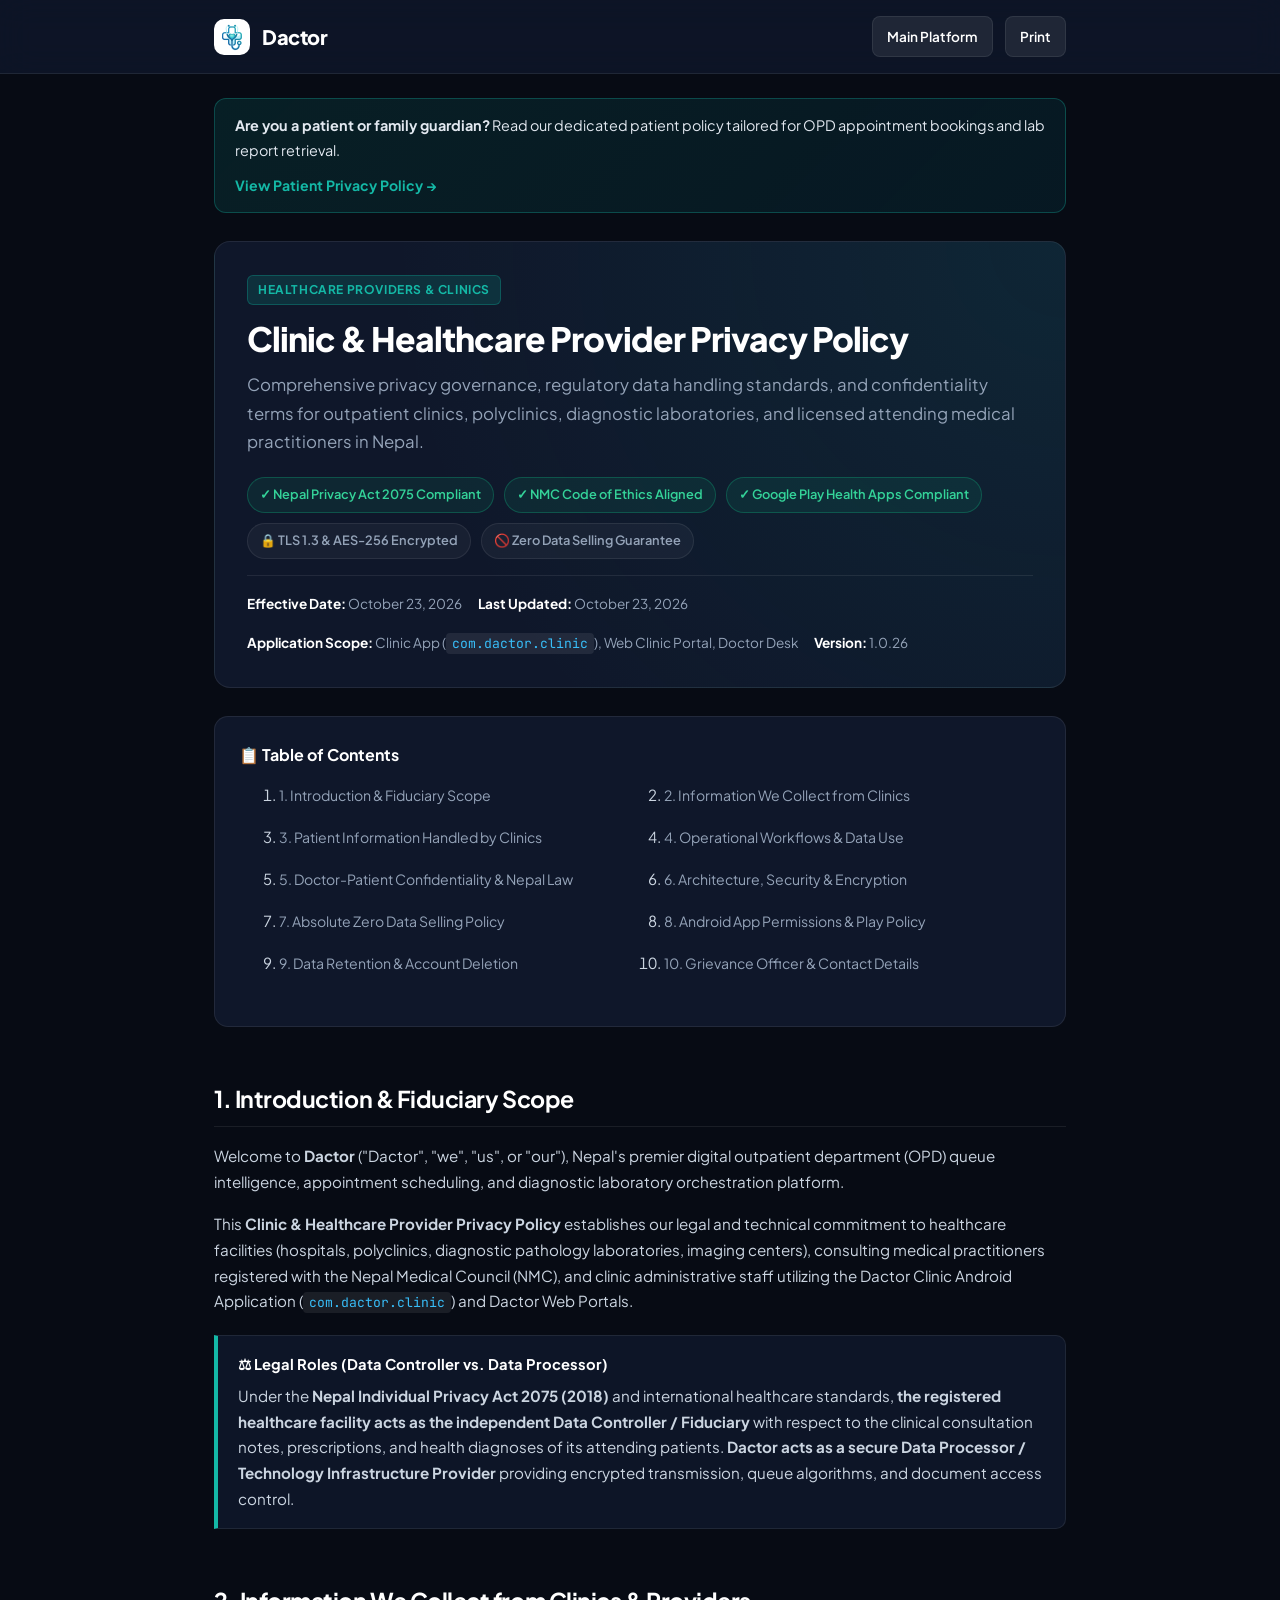
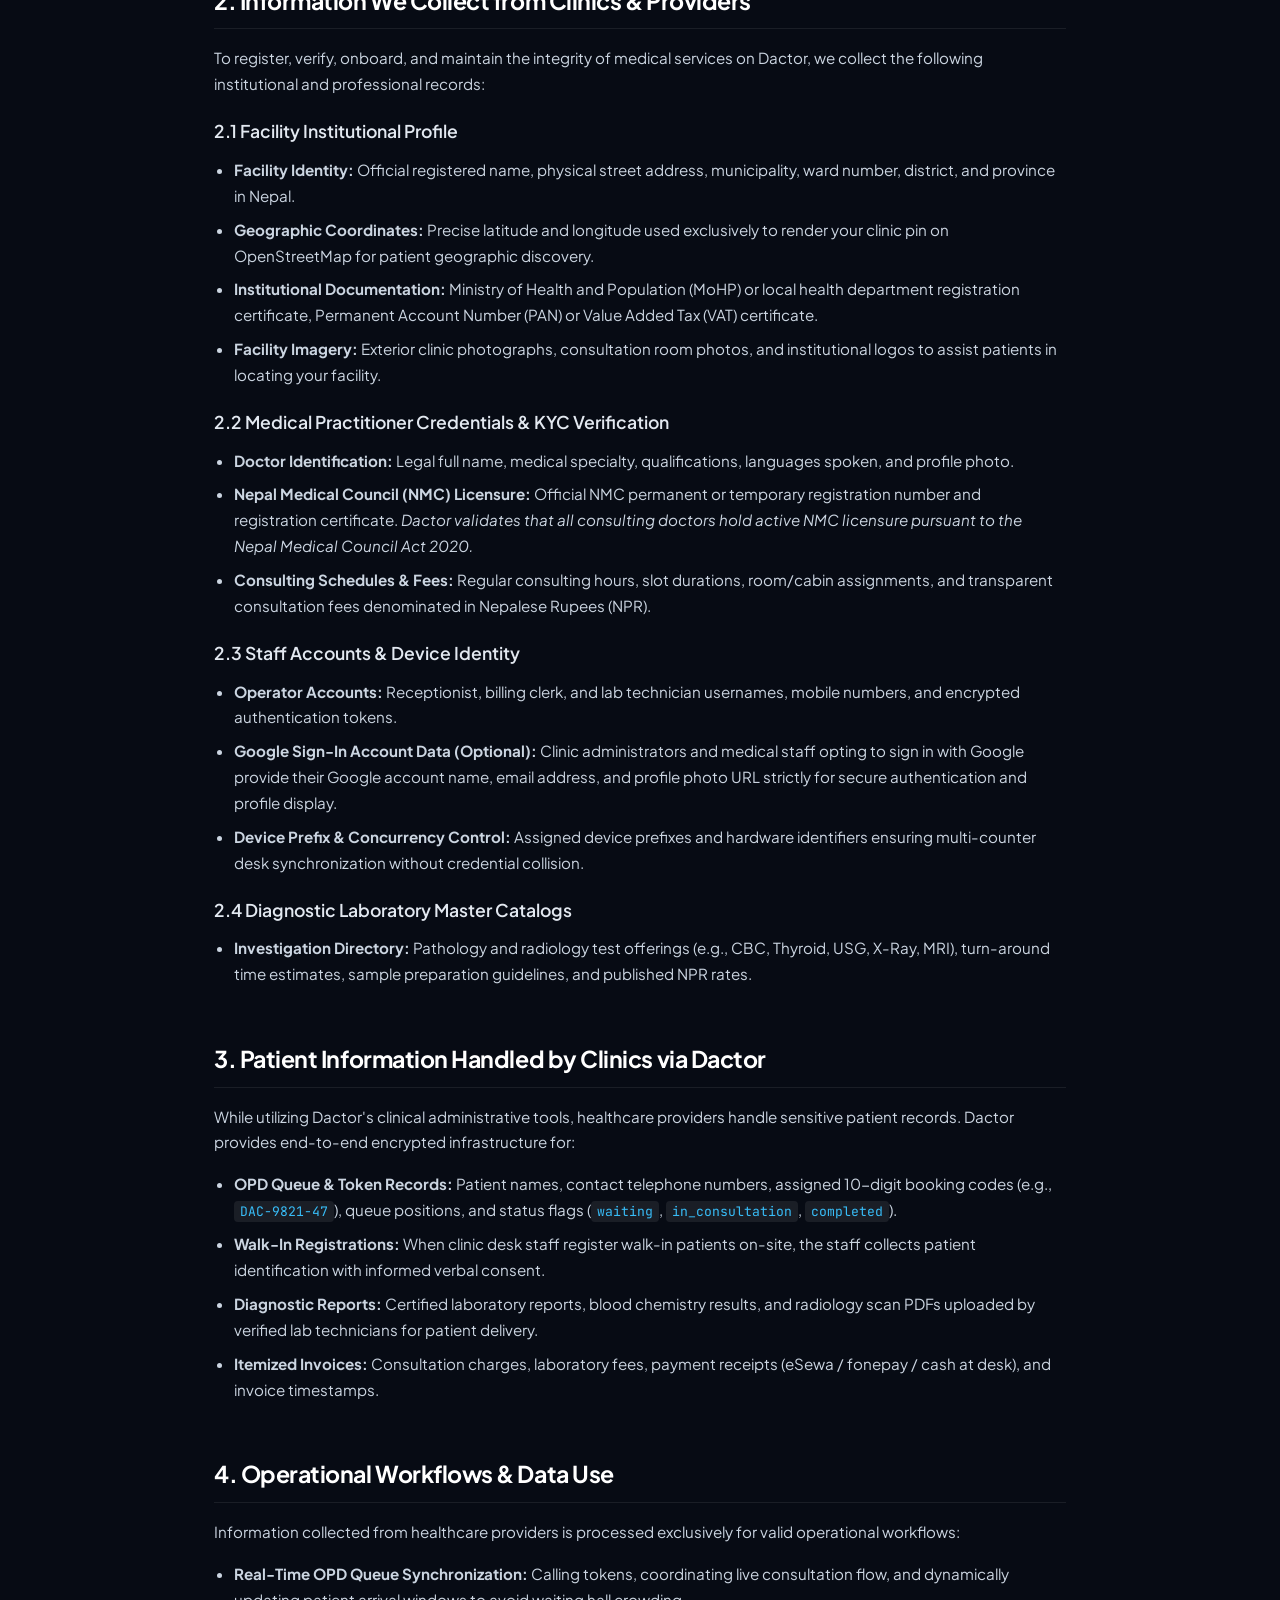
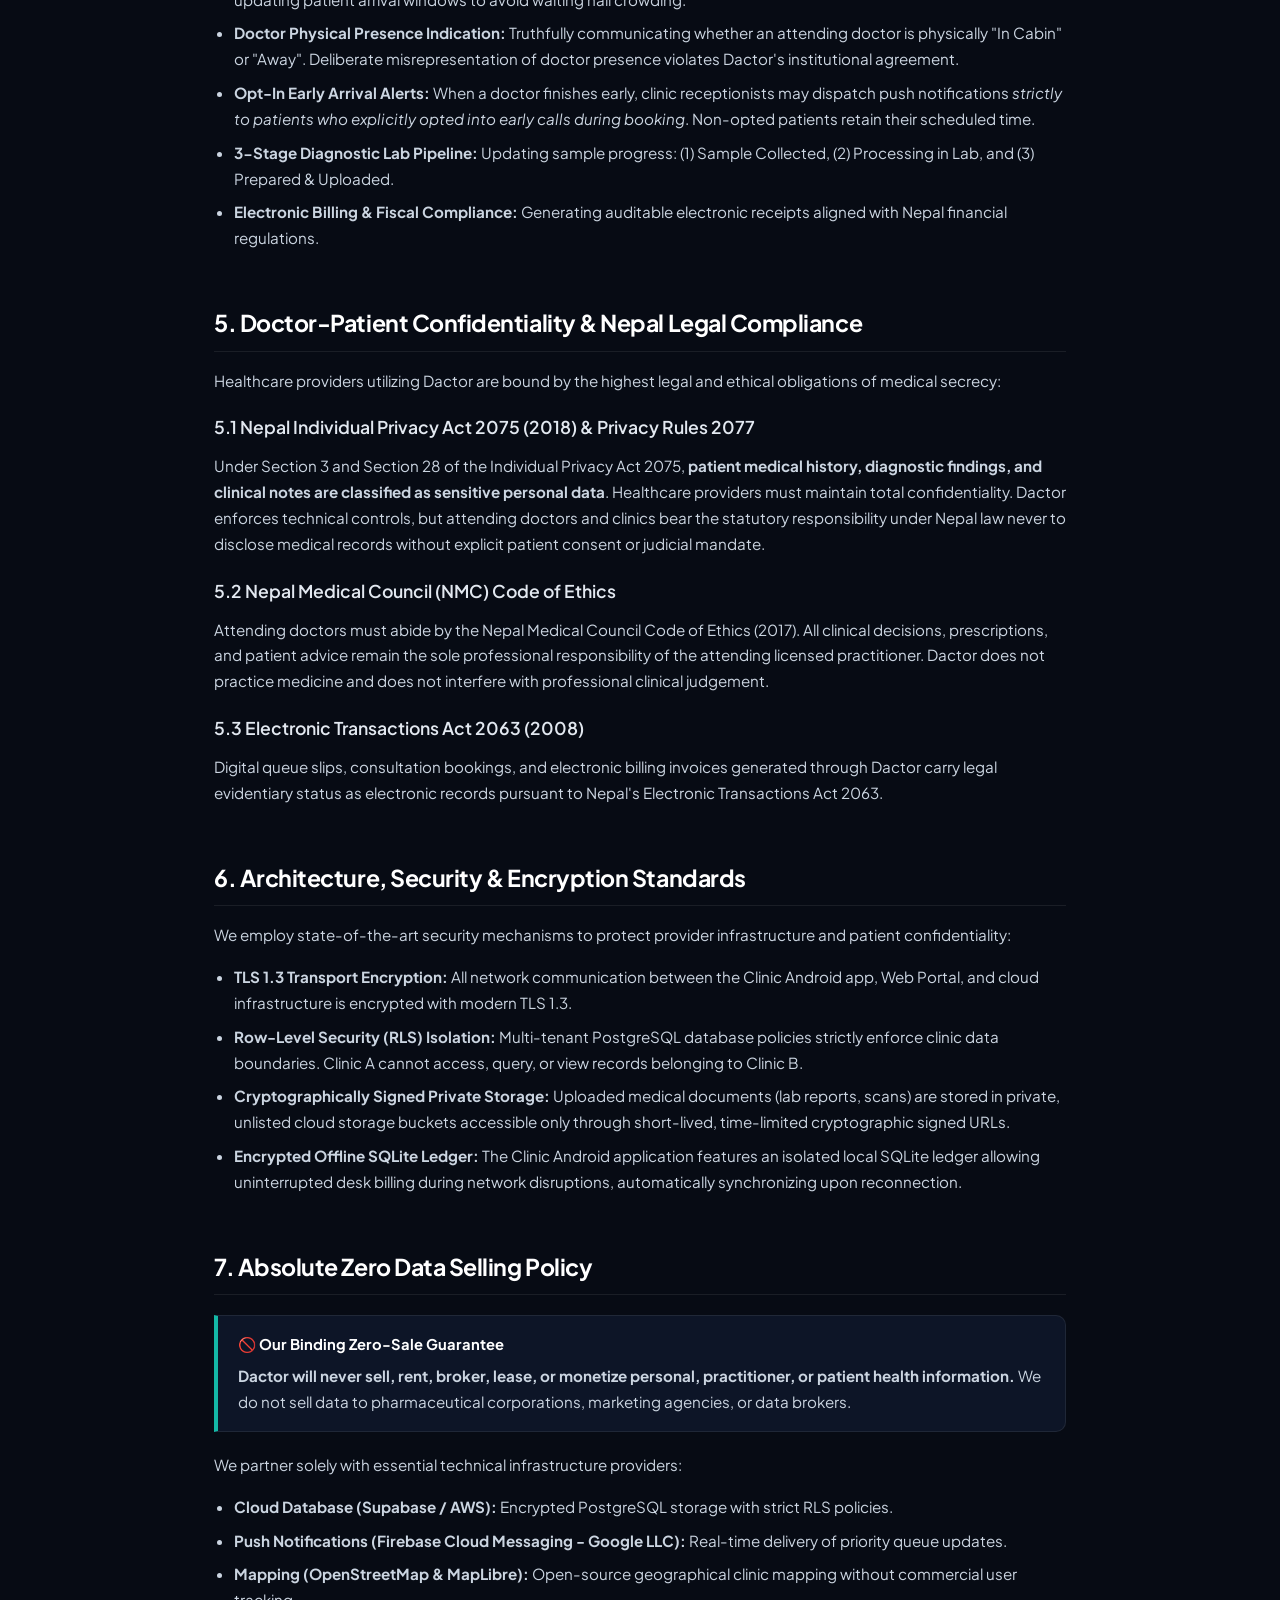
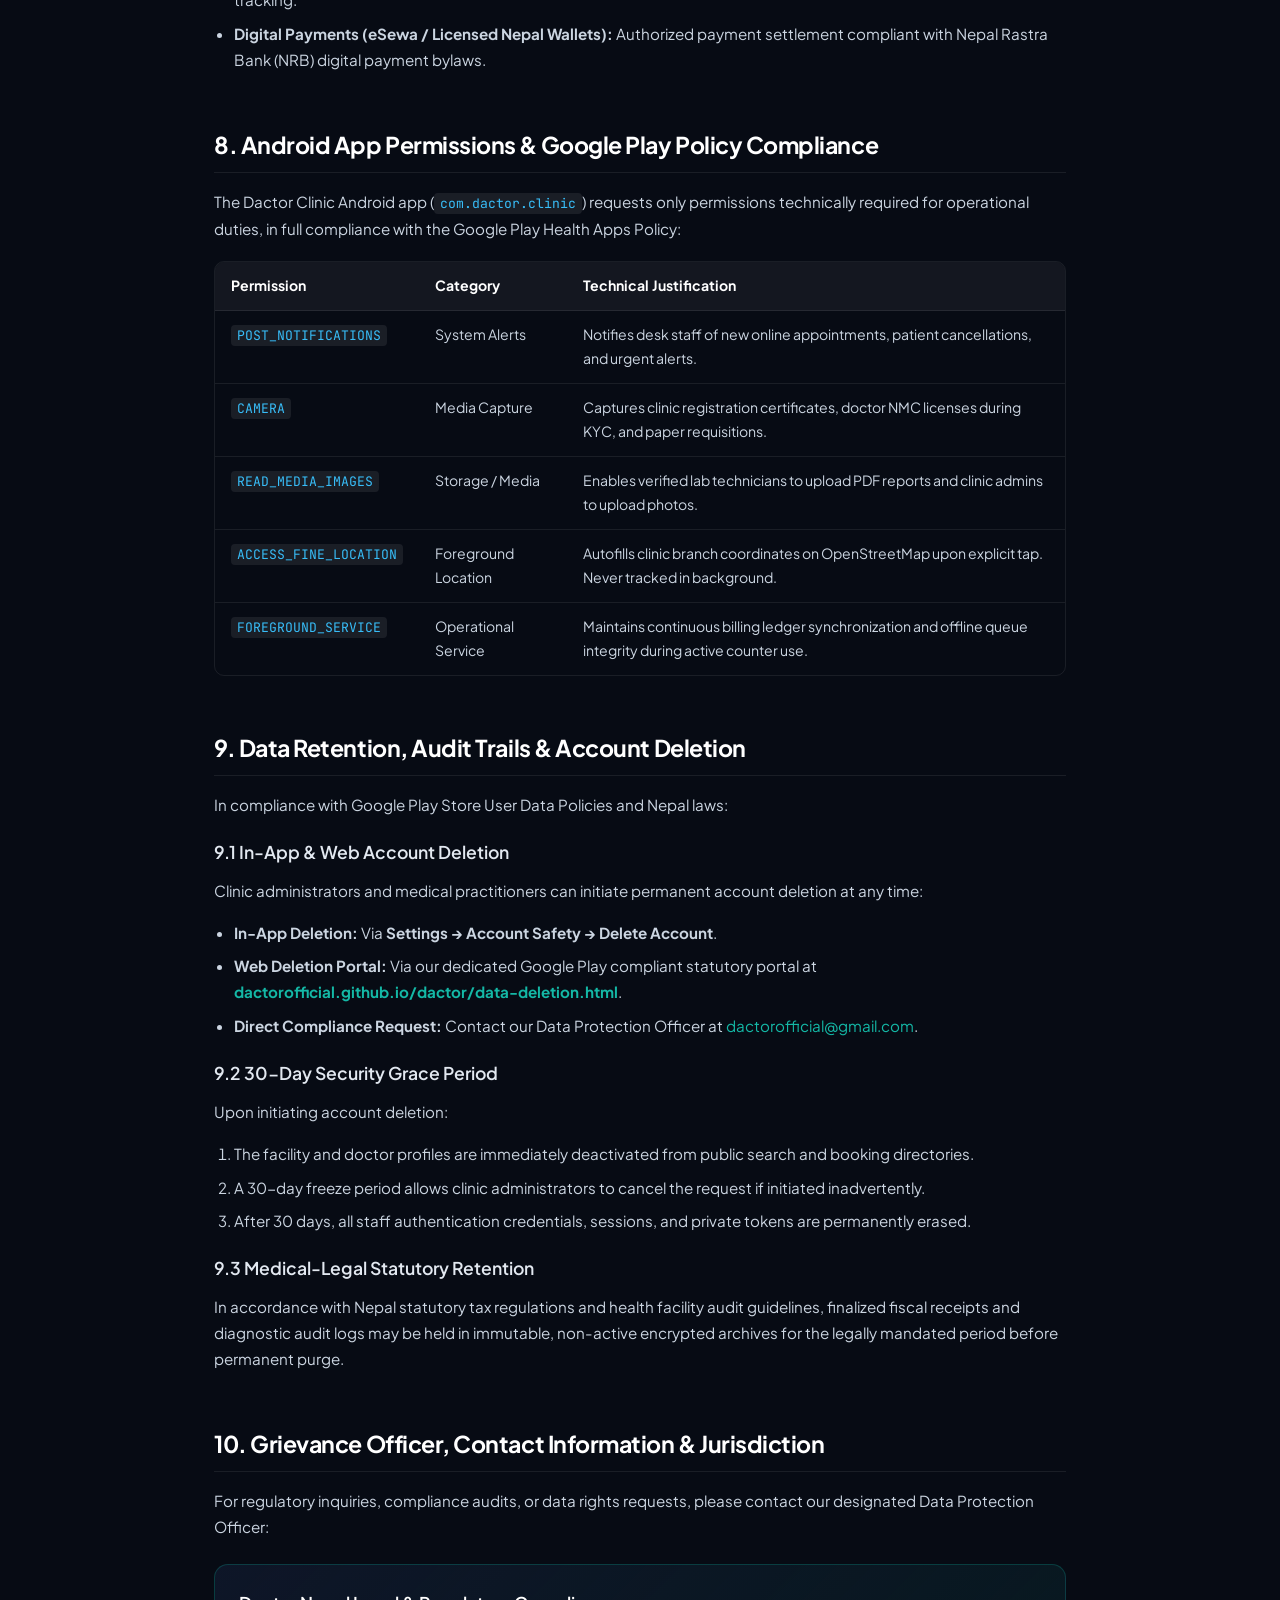
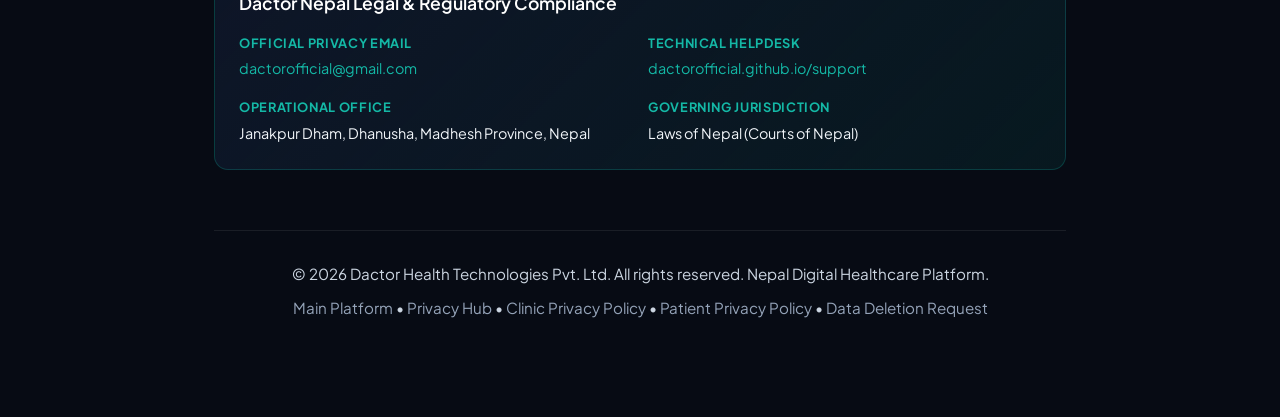
<file: dactor/privacy/clinic/index.html>
<!DOCTYPE html>
<html lang="en">
<head>
  <meta charset="UTF-8">
  <meta name="viewport" content="width=device-width, initial-scale=1.0">
  <title>Clinic & Healthcare Provider Privacy Policy | Dactor Nepal</title>
  <meta name="description" content="Official Privacy Policy for clinics, polyclinics, diagnostic laboratories, hospitals, and licensed medical practitioners using the Dactor healthcare platform in Nepal.">
  <meta name="robots" content="index, follow">
  <meta name="theme-color" content="#0d9488">
  <link rel="canonical" href="https://dactorofficial.github.io/dactor/privacy-clinic.html">
  <link rel="icon" type="image/png" href="../../app_logo.png">
  <link rel="preconnect" href="https://fonts.googleapis.com">
  <link rel="preconnect" href="https://fonts.gstatic.com" crossorigin>
  <link href="https://fonts.googleapis.com/css2?family=Plus+Jakarta+Sans:wght@400;500;600;700;800&family=JetBrains+Mono:wght@400;500&display=swap" rel="stylesheet">
  <style>
    :root {
      --bg-dark: #070b14;
      --card-bg: #0f172a;
      --card-border: rgba(255, 255, 255, 0.08);
      --teal-primary: #0d9488;
      --teal-light: #14b8a6;
      --cyan-accent: #06b6d4;
      --text-main: #f1f5f9;
      --text-muted: #94a3b8;
      --text-dim: #64748b;
      --emerald-badge: #10b981;
      --rose-alert: #f43f5e;
    }
    * { box-sizing: border-box; margin: 0; padding: 0; }
    body {
      background-color: var(--bg-dark);
      color: var(--text-main);
      font-family: 'Plus Jakarta Sans', -apple-system, BlinkMacSystemFont, 'Segoe UI', Roboto, sans-serif;
      line-height: 1.7;
      padding-bottom: 80px;
    }
    a { color: var(--teal-light); text-decoration: none; transition: color 0.2s; }
    a:hover { color: var(--cyan-accent); text-decoration: underline; }
    .container {
      max-width: 900px;
      margin: 0 auto;
      padding: 0 24px;
    }
    /* Top Header */
    header {
      background: rgba(15, 23, 42, 0.85);
      backdrop-filter: blur(16px);
      border-bottom: 1px solid var(--card-border);
      position: sticky;
      top: 0;
      z-index: 50;
      padding: 16px 0;
    }
    .header-content {
      display: flex;
      align-items: center;
      justify-content: space-between;
      gap: 16px;
    }
    .brand {
      display: flex;
      align-items: center;
      gap: 12px;
      text-decoration: none;
    }
    .brand img {
      width: 36px;
      height: 36px;
      border-radius: 10px;
      object-fit: contain;
      background: #ffffff;
      padding: 2px;
    }
    .brand-title {
      font-size: 1.25rem;
      font-weight: 800;
      color: #ffffff;
      letter-spacing: -0.02em;
    }
    .nav-actions {
      display: flex;
      align-items: center;
      gap: 12px;
    }
    .btn-secondary {
      display: inline-flex;
      align-items: center;
      gap: 6px;
      padding: 8px 14px;
      font-size: 0.85rem;
      font-weight: 600;
      color: #ffffff;
      background: rgba(255, 255, 255, 0.08);
      border: 1px solid var(--card-border);
      border-radius: 8px;
      transition: all 0.2s;
    }
    .btn-secondary:hover {
      background: rgba(255, 255, 255, 0.15);
      text-decoration: none;
    }
    /* Switcher Banner */
    .policy-switcher {
      margin-top: 24px;
      background: linear-gradient(135deg, rgba(13, 148, 136, 0.15), rgba(6, 182, 212, 0.08));
      border: 1px solid rgba(20, 184, 166, 0.3);
      border-radius: 12px;
      padding: 14px 20px;
      display: flex;
      align-items: center;
      justify-content: space-between;
      flex-wrap: wrap;
      gap: 12px;
    }
    .policy-switcher-text {
      font-size: 0.9rem;
      color: #e2e8f0;
    }
    .policy-switcher-link {
      font-weight: 700;
      font-size: 0.88rem;
      color: var(--teal-light);
      display: inline-flex;
      align-items: center;
      gap: 4px;
    }
    /* Hero Title Card */
    .hero {
      margin-top: 28px;
      padding: 32px;
      background: radial-gradient(circle at top right, rgba(13, 148, 136, 0.12), transparent 70%), var(--card-bg);
      border: 1px solid var(--card-border);
      border-radius: 16px;
    }
    .tag {
      display: inline-flex;
      align-items: center;
      gap: 6px;
      padding: 4px 10px;
      font-size: 0.75rem;
      font-weight: 700;
      text-transform: uppercase;
      letter-spacing: 0.05em;
      border-radius: 6px;
      background: rgba(13, 148, 136, 0.2);
      color: var(--teal-light);
      border: 1px solid rgba(13, 148, 136, 0.4);
      margin-bottom: 12px;
    }
    h1 {
      font-size: 2.1rem;
      font-weight: 800;
      letter-spacing: -0.03em;
      line-height: 1.25;
      color: #ffffff;
      margin-bottom: 12px;
    }
    .metadata {
      display: flex;
      flex-wrap: wrap;
      gap: 16px;
      font-size: 0.85rem;
      color: var(--text-muted);
      border-top: 1px solid var(--card-border);
      padding-top: 16px;
      margin-top: 16px;
    }
    .metadata-item strong {
      color: #ffffff;
    }
    /* Badges Bar */
    .badge-bar {
      display: flex;
      flex-wrap: wrap;
      gap: 10px;
      margin-top: 20px;
    }
    .badge {
      display: inline-flex;
      align-items: center;
      gap: 6px;
      padding: 6px 12px;
      font-size: 0.8rem;
      font-weight: 600;
      border-radius: 9999px;
      background: rgba(255, 255, 255, 0.04);
      border: 1px solid var(--card-border);
      color: var(--text-muted);
    }
    .badge.verified {
      background: rgba(16, 185, 129, 0.1);
      border-color: rgba(16, 185, 129, 0.3);
      color: #34d399;
    }
    /* Table of Contents */
    .toc {
      margin-top: 28px;
      background: var(--card-bg);
      border: 1px solid var(--card-border);
      border-radius: 14px;
      padding: 24px;
    }
    .toc-title {
      font-size: 1rem;
      font-weight: 700;
      color: #ffffff;
      margin-bottom: 14px;
      display: flex;
      align-items: center;
      gap: 8px;
    }
    .toc ol {
      padding-left: 20px;
      display: grid;
      grid-template-columns: 1fr;
      gap: 8px;
    }
    @media (min-width: 640px) {
      .toc ol { grid-template-columns: 1fr 1fr; }
    }
    .toc li a {
      font-size: 0.88rem;
      color: var(--text-muted);
    }
    .toc li a:hover {
      color: var(--teal-light);
    }
    /* Content Sections */
    article {
      margin-top: 32px;
    }
    section {
      margin-top: 40px;
      padding-top: 12px;
    }
    h2 {
      font-size: 1.45rem;
      font-weight: 700;
      color: #ffffff;
      letter-spacing: -0.02em;
      margin-bottom: 16px;
      display: flex;
      align-items: center;
      gap: 10px;
      border-bottom: 1px solid var(--card-border);
      padding-bottom: 8px;
    }
    h3 {
      font-size: 1.1rem;
      font-weight: 600;
      color: #e2e8f0;
      margin: 20px 0 10px 0;
    }
    p {
      margin-bottom: 16px;
      color: #cbd5e1;
      font-size: 0.95rem;
    }
    ul, ol {
      margin-left: 20px;
      margin-bottom: 18px;
      color: #cbd5e1;
      font-size: 0.95rem;
    }
    li {
      margin-bottom: 8px;
    }
    /* Callout Card */
    .callout {
      background: rgba(15, 23, 42, 0.9);
      border-left: 4px solid var(--teal-light);
      border-radius: 0 10px 10px 0;
      padding: 16px 20px;
      margin: 20px 0;
      border-top: 1px solid var(--card-border);
      border-right: 1px solid var(--card-border);
      border-bottom: 1px solid var(--card-border);
    }
    .callout.warning {
      border-left-color: var(--rose-alert);
      background: rgba(244, 63, 94, 0.05);
    }
    .callout-title {
      font-weight: 700;
      font-size: 0.92rem;
      color: #ffffff;
      margin-bottom: 6px;
      display: flex;
      align-items: center;
      gap: 6px;
    }
    /* Table Styling */
    .table-wrapper {
      overflow-x: auto;
      margin: 20px 0;
      border-radius: 10px;
      border: 1px solid var(--card-border);
    }
    table {
      width: 100%;
      border-collapse: collapse;
      text-align: left;
      font-size: 0.88rem;
    }
    th {
      background: rgba(255, 255, 255, 0.05);
      color: #ffffff;
      padding: 12px 16px;
      font-weight: 700;
      border-bottom: 1px solid var(--card-border);
    }
    td {
      padding: 12px 16px;
      color: #cbd5e1;
      border-bottom: 1px solid var(--card-border);
      vertical-align: top;
    }
    tr:last-child td {
      border-bottom: none;
    }
    code {
      font-family: 'JetBrains Mono', monospace;
      font-size: 0.82rem;
      background: rgba(255, 255, 255, 0.08);
      padding: 2px 6px;
      border-radius: 4px;
      color: #38bdf8;
    }
    /* Contact Box */
    .contact-box {
      background: linear-gradient(135deg, rgba(15, 23, 42, 0.9), rgba(13, 148, 136, 0.1));
      border: 1px solid rgba(13, 148, 136, 0.3);
      border-radius: 14px;
      padding: 24px;
      margin-top: 24px;
    }
    .contact-grid {
      display: grid;
      grid-template-columns: 1fr;
      gap: 16px;
      margin-top: 14px;
    }
    @media (min-width: 640px) {
      .contact-grid { grid-template-columns: 1fr 1fr; }
    }
    .contact-item {
      font-size: 0.9rem;
    }
    .contact-item strong {
      color: #ffffff;
      display: block;
      margin-bottom: 2px;
      font-size: 0.8rem;
      text-transform: uppercase;
      letter-spacing: 0.05em;
      color: var(--teal-light);
    }
    /* Footer */
    footer {
      margin-top: 60px;
      border-top: 1px solid var(--card-border);
      padding-top: 30px;
      text-align: center;
      color: var(--text-dim);
      font-size: 0.85rem;
    }
    footer a { color: var(--text-muted); }
    footer a:hover { color: #ffffff; }
    @media print {
      body { background: #ffffff; color: #000000; }
      header, .nav-actions, .policy-switcher, .toc { display: none; }
      .hero, .callout, .contact-box { border: 1px solid #ccc; background: none; }
      h1, h2, h3, strong { color: #000000; }
      p, li, td { color: #333333; }
      a { color: #000000; text-decoration: underline; }
    }
  </style>
</head>
<body>

  <!-- Sticky Top Header -->
  <header>
    <div class="container header-content">
      <a href="./" class="brand">
        <img src="../../app_logo.png" alt="Dactor Logo">
        <span class="brand-title">Dactor</span>
      </a>
      <div class="nav-actions">
        <a href="./" class="btn-secondary">Main Platform</a>
        <a href="javascript:window.print()" class="btn-secondary" title="Print or save as PDF">Print</a>
      </div>
    </div>
  </header>

  <main class="container">

    <!-- Switcher Banner -->
    <div class="policy-switcher">
      <div class="policy-switcher-text">
        <strong>Are you a patient or family guardian?</strong> Read our dedicated patient policy tailored for OPD appointment bookings and lab report retrieval.
      </div>
      <a href="../../privacy-patient.html" class="policy-switcher-link">View Patient Privacy Policy &rarr;</a>
    </div>

    <!-- Hero Card -->
    <div class="hero">
      <div class="tag">Healthcare Providers &amp; Clinics</div>
      <h1>Clinic &amp; Healthcare Provider Privacy Policy</h1>
      <p style="color: #94a3b8; font-size: 1.05rem;">
        Comprehensive privacy governance, regulatory data handling standards, and confidentiality terms for outpatient clinics, polyclinics, diagnostic laboratories, and licensed attending medical practitioners in Nepal.
      </p>

      <div class="badge-bar">
        <span class="badge verified">&#10003; Nepal Privacy Act 2075 Compliant</span>
        <span class="badge verified">&#10003; NMC Code of Ethics Aligned</span>
        <span class="badge verified">&#10003; Google Play Health Apps Compliant</span>
        <span class="badge">&#128274; TLS 1.3 &amp; AES-256 Encrypted</span>
        <span class="badge">&#128683; Zero Data Selling Guarantee</span>
      </div>

      <div class="metadata">
        <div class="metadata-item"><strong>Effective Date:</strong> October 23, 2026</div>
        <div class="metadata-item"><strong>Last Updated:</strong> October 23, 2026</div>
        <div class="metadata-item"><strong>Application Scope:</strong> Clinic App (<code>com.dactor.clinic</code>), Web Clinic Portal, Doctor Desk</div>
        <div class="metadata-item"><strong>Version:</strong> 1.0.26</div>
      </div>
    </div>

    <!-- Table of Contents -->
    <nav class="toc" aria-label="Table of Contents">
      <div class="toc-title">&#128203; Table of Contents</div>
      <ol>
        <li><a href="#section-1">1. Introduction &amp; Fiduciary Scope</a></li>
        <li><a href="#section-2">2. Information We Collect from Clinics</a></li>
        <li><a href="#section-3">3. Patient Information Handled by Clinics</a></li>
        <li><a href="#section-4">4. Operational Workflows &amp; Data Use</a></li>
        <li><a href="#section-5">5. Doctor-Patient Confidentiality &amp; Nepal Law</a></li>
        <li><a href="#section-6">6. Architecture, Security &amp; Encryption</a></li>
        <li><a href="#section-7">7. Absolute Zero Data Selling Policy</a></li>
        <li><a href="#section-8">8. Android App Permissions &amp; Play Policy</a></li>
        <li><a href="#section-9">9. Data Retention &amp; Account Deletion</a></li>
        <li><a href="#section-10">10. Grievance Officer &amp; Contact Details</a></li>
      </ol>
    </nav>

    <article>

      <!-- SECTION 1 -->
      <section id="section-1">
        <h2>1. Introduction &amp; Fiduciary Scope</h2>
        <p>
          Welcome to <strong>Dactor</strong> ("Dactor", "we", "us", or "our"), Nepal's premier digital outpatient department (OPD) queue intelligence, appointment scheduling, and diagnostic laboratory orchestration platform.
        </p>
        <p>
          This <strong>Clinic &amp; Healthcare Provider Privacy Policy</strong> establishes our legal and technical commitment to healthcare facilities (hospitals, polyclinics, diagnostic pathology laboratories, imaging centers), consulting medical practitioners registered with the Nepal Medical Council (NMC), and clinic administrative staff utilizing the Dactor Clinic Android Application (<code>com.dactor.clinic</code>) and Dactor Web Portals.
        </p>
        <div class="callout">
          <div class="callout-title">&#9878; Legal Roles (Data Controller vs. Data Processor)</div>
          <p style="margin-bottom: 0;">
            Under the <strong>Nepal Individual Privacy Act 2075 (2018)</strong> and international healthcare standards, <strong>the registered healthcare facility acts as the independent Data Controller / Fiduciary</strong> with respect to the clinical consultation notes, prescriptions, and health diagnoses of its attending patients. <strong>Dactor acts as a secure Data Processor / Technology Infrastructure Provider</strong> providing encrypted transmission, queue algorithms, and document access control.
          </p>
        </div>
      </section>

      <!-- SECTION 2 -->
      <section id="section-2">
        <h2>2. Information We Collect from Clinics &amp; Providers</h2>
        <p>
          To register, verify, onboard, and maintain the integrity of medical services on Dactor, we collect the following institutional and professional records:
        </p>

        <h3>2.1 Facility Institutional Profile</h3>
        <ul>
          <li><strong>Facility Identity:</strong> Official registered name, physical street address, municipality, ward number, district, and province in Nepal.</li>
          <li><strong>Geographic Coordinates:</strong> Precise latitude and longitude used exclusively to render your clinic pin on OpenStreetMap for patient geographic discovery.</li>
          <li><strong>Institutional Documentation:</strong> Ministry of Health and Population (MoHP) or local health department registration certificate, Permanent Account Number (PAN) or Value Added Tax (VAT) certificate.</li>
          <li><strong>Facility Imagery:</strong> Exterior clinic photographs, consultation room photos, and institutional logos to assist patients in locating your facility.</li>
        </ul>

        <h3>2.2 Medical Practitioner Credentials &amp; KYC Verification</h3>
        <ul>
          <li><strong>Doctor Identification:</strong> Legal full name, medical specialty, qualifications, languages spoken, and profile photo.</li>
          <li><strong>Nepal Medical Council (NMC) Licensure:</strong> Official NMC permanent or temporary registration number and registration certificate. <em>Dactor validates that all consulting doctors hold active NMC licensure pursuant to the Nepal Medical Council Act 2020.</em></li>
          <li><strong>Consulting Schedules &amp; Fees:</strong> Regular consulting hours, slot durations, room/cabin assignments, and transparent consultation fees denominated in Nepalese Rupees (NPR).</li>
        </ul>

        <h3>2.3 Staff Accounts &amp; Device Identity</h3>
        <ul>
          <li><strong>Operator Accounts:</strong> Receptionist, billing clerk, and lab technician usernames, mobile numbers, and encrypted authentication tokens.</li>
          <li><strong>Google Sign-In Account Data (Optional):</strong> Clinic administrators and medical staff opting to sign in with Google provide their Google account name, email address, and profile photo URL strictly for secure authentication and profile display.</li>
          <li><strong>Device Prefix &amp; Concurrency Control:</strong> Assigned device prefixes and hardware identifiers ensuring multi-counter desk synchronization without credential collision.</li>
        </ul>

        <h3>2.4 Diagnostic Laboratory Master Catalogs</h3>
        <ul>
          <li><strong>Investigation Directory:</strong> Pathology and radiology test offerings (e.g., CBC, Thyroid, USG, X-Ray, MRI), turn-around time estimates, sample preparation guidelines, and published NPR rates.</li>
        </ul>
      </section>

      <!-- SECTION 3 -->
      <section id="section-3">
        <h2>3. Patient Information Handled by Clinics via Dactor</h2>
        <p>
          While utilizing Dactor's clinical administrative tools, healthcare providers handle sensitive patient records. Dactor provides end-to-end encrypted infrastructure for:
        </p>
        <ul>
          <li><strong>OPD Queue &amp; Token Records:</strong> Patient names, contact telephone numbers, assigned 10-digit booking codes (e.g., <code>DAC-9821-47</code>), queue positions, and status flags (<code>waiting</code>, <code>in_consultation</code>, <code>completed</code>).</li>
          <li><strong>Walk-In Registrations:</strong> When clinic desk staff register walk-in patients on-site, the staff collects patient identification with informed verbal consent.</li>
          <li><strong>Diagnostic Reports:</strong> Certified laboratory reports, blood chemistry results, and radiology scan PDFs uploaded by verified lab technicians for patient delivery.</li>
          <li><strong>Itemized Invoices:</strong> Consultation charges, laboratory fees, payment receipts (eSewa / fonepay / cash at desk), and invoice timestamps.</li>
        </ul>
      </section>

      <!-- SECTION 4 -->
      <section id="section-4">
        <h2>4. Operational Workflows &amp; Data Use</h2>
        <p>
          Information collected from healthcare providers is processed exclusively for valid operational workflows:
        </p>
        <ul>
          <li><strong>Real-Time OPD Queue Synchronization:</strong> Calling tokens, coordinating live consultation flow, and dynamically updating patient arrival windows to avoid waiting hall crowding.</li>
          <li><strong>Doctor Physical Presence Indication:</strong> Truthfully communicating whether an attending doctor is physically "In Cabin" or "Away". Deliberate misrepresentation of doctor presence violates Dactor's institutional agreement.</li>
          <li><strong>Opt-In Early Arrival Alerts:</strong> When a doctor finishes early, clinic receptionists may dispatch push notifications <em>strictly to patients who explicitly opted into early calls during booking</em>. Non-opted patients retain their scheduled time.</li>
          <li><strong>3-Stage Diagnostic Lab Pipeline:</strong> Updating sample progress: (1) Sample Collected, (2) Processing in Lab, and (3) Prepared &amp; Uploaded.</li>
          <li><strong>Electronic Billing &amp; Fiscal Compliance:</strong> Generating auditable electronic receipts aligned with Nepal financial regulations.</li>
        </ul>
      </section>

      <!-- SECTION 5 -->
      <section id="section-5">
        <h2>5. Doctor-Patient Confidentiality &amp; Nepal Legal Compliance</h2>
        <p>
          Healthcare providers utilizing Dactor are bound by the highest legal and ethical obligations of medical secrecy:
        </p>

        <h3>5.1 Nepal Individual Privacy Act 2075 (2018) &amp; Privacy Rules 2077</h3>
        <p>
          Under Section 3 and Section 28 of the Individual Privacy Act 2075, <strong>patient medical history, diagnostic findings, and clinical notes are classified as sensitive personal data</strong>. Healthcare providers must maintain total confidentiality. Dactor enforces technical controls, but attending doctors and clinics bear the statutory responsibility under Nepal law never to disclose medical records without explicit patient consent or judicial mandate.
        </p>

        <h3>5.2 Nepal Medical Council (NMC) Code of Ethics</h3>
        <p>
          Attending doctors must abide by the Nepal Medical Council Code of Ethics (2017). All clinical decisions, prescriptions, and patient advice remain the sole professional responsibility of the attending licensed practitioner. Dactor does not practice medicine and does not interfere with professional clinical judgement.
        </p>

        <h3>5.3 Electronic Transactions Act 2063 (2008)</h3>
        <p>
          Digital queue slips, consultation bookings, and electronic billing invoices generated through Dactor carry legal evidentiary status as electronic records pursuant to Nepal's Electronic Transactions Act 2063.
        </p>
      </section>

      <!-- SECTION 6 -->
      <section id="section-6">
        <h2>6. Architecture, Security &amp; Encryption Standards</h2>
        <p>
          We employ state-of-the-art security mechanisms to protect provider infrastructure and patient confidentiality:
        </p>
        <ul>
          <li><strong>TLS 1.3 Transport Encryption:</strong> All network communication between the Clinic Android app, Web Portal, and cloud infrastructure is encrypted with modern TLS 1.3.</li>
          <li><strong>Row-Level Security (RLS) Isolation:</strong> Multi-tenant PostgreSQL database policies strictly enforce clinic data boundaries. Clinic A cannot access, query, or view records belonging to Clinic B.</li>
          <li><strong>Cryptographically Signed Private Storage:</strong> Uploaded medical documents (lab reports, scans) are stored in private, unlisted cloud storage buckets accessible only through short-lived, time-limited cryptographic signed URLs.</li>
          <li><strong>Encrypted Offline SQLite Ledger:</strong> The Clinic Android application features an isolated local SQLite ledger allowing uninterrupted desk billing during network disruptions, automatically synchronizing upon reconnection.</li>
        </ul>
      </section>

      <!-- SECTION 7 -->
      <section id="section-7">
        <h2>7. Absolute Zero Data Selling Policy</h2>
        <div class="callout">
          <div class="callout-title">&#128683; Our Binding Zero-Sale Guarantee</div>
          <p style="margin-bottom: 0;">
            <strong>Dactor will never sell, rent, broker, lease, or monetize personal, practitioner, or patient health information.</strong> We do not sell data to pharmaceutical corporations, marketing agencies, or data brokers.
          </p>
        </div>
        <p>
          We partner solely with essential technical infrastructure providers:
        </p>
        <ul>
          <li><strong>Cloud Database (Supabase / AWS):</strong> Encrypted PostgreSQL storage with strict RLS policies.</li>
          <li><strong>Push Notifications (Firebase Cloud Messaging - Google LLC):</strong> Real-time delivery of priority queue updates.</li>
          <li><strong>Mapping (OpenStreetMap &amp; MapLibre):</strong> Open-source geographical clinic mapping without commercial user tracking.</li>
          <li><strong>Digital Payments (eSewa / Licensed Nepal Wallets):</strong> Authorized payment settlement compliant with Nepal Rastra Bank (NRB) digital payment bylaws.</li>
        </ul>
      </section>

      <!-- SECTION 8 -->
      <section id="section-8">
        <h2>8. Android App Permissions &amp; Google Play Policy Compliance</h2>
        <p>
          The Dactor Clinic Android app (<code>com.dactor.clinic</code>) requests only permissions technically required for operational duties, in full compliance with the Google Play Health Apps Policy:
        </p>

        <div class="table-wrapper">
          <table>
            <thead>
              <tr>
                <th>Permission</th>
                <th>Category</th>
                <th>Technical Justification</th>
              </tr>
            </thead>
            <tbody>
              <tr>
                <td><code>POST_NOTIFICATIONS</code></td>
                <td>System Alerts</td>
                <td>Notifies desk staff of new online appointments, patient cancellations, and urgent alerts.</td>
              </tr>
              <tr>
                <td><code>CAMERA</code></td>
                <td>Media Capture</td>
                <td>Captures clinic registration certificates, doctor NMC licenses during KYC, and paper requisitions.</td>
              </tr>
              <tr>
                <td><code>READ_MEDIA_IMAGES</code></td>
                <td>Storage / Media</td>
                <td>Enables verified lab technicians to upload PDF reports and clinic admins to upload photos.</td>
              </tr>
              <tr>
                <td><code>ACCESS_FINE_LOCATION</code></td>
                <td>Foreground Location</td>
                <td>Autofills clinic branch coordinates on OpenStreetMap upon explicit tap. Never tracked in background.</td>
              </tr>
              <tr>
                <td><code>FOREGROUND_SERVICE</code></td>
                <td>Operational Service</td>
                <td>Maintains continuous billing ledger synchronization and offline queue integrity during active counter use.</td>
              </tr>
            </tbody>
          </table>
        </div>
      </section>

      <!-- SECTION 9 -->
      <section id="section-9">
        <h2>9. Data Retention, Audit Trails &amp; Account Deletion</h2>
        <p>
          In compliance with Google Play Store User Data Policies and Nepal laws:
        </p>

        <h3>9.1 In-App &amp; Web Account Deletion</h3>
        <p>
          Clinic administrators and medical practitioners can initiate permanent account deletion at any time:
        </p>
        <ul>
          <li><strong>In-App Deletion:</strong> Via <strong>Settings &rarr; Account Safety &rarr; Delete Account</strong>.</li>
          <li><strong>Web Deletion Portal:</strong> Via our dedicated Google Play compliant statutory portal at <a href="../../data-deletion.html" style="font-weight: 700; color: var(--teal-light);">dactorofficial.github.io/dactor/data-deletion.html</a>.</li>
          <li><strong>Direct Compliance Request:</strong> Contact our Data Protection Officer at <a href="mailto:dactorofficial@gmail.com?subject=Clinic%20Account%20Deletion">dactorofficial@gmail.com</a>.</li>
        </ul>

        <h3>9.2 30-Day Security Grace Period</h3>
        <p>
          Upon initiating account deletion:
        </p>
        <ol>
          <li>The facility and doctor profiles are immediately deactivated from public search and booking directories.</li>
          <li>A 30-day freeze period allows clinic administrators to cancel the request if initiated inadvertently.</li>
          <li>After 30 days, all staff authentication credentials, sessions, and private tokens are permanently erased.</li>
        </ol>

        <h3>9.3 Medical-Legal Statutory Retention</h3>
        <p>
          In accordance with Nepal statutory tax regulations and health facility audit guidelines, finalized fiscal receipts and diagnostic audit logs may be held in immutable, non-active encrypted archives for the legally mandated period before permanent purge.
        </p>
      </section>

      <!-- SECTION 10 -->
      <section id="section-10">
        <h2>10. Grievance Officer, Contact Information &amp; Jurisdiction</h2>
        <p>
          For regulatory inquiries, compliance audits, or data rights requests, please contact our designated Data Protection Officer:
        </p>

        <div class="contact-box">
          <h3 style="margin-top: 0; color: #ffffff;">Dactor Nepal Legal &amp; Regulatory Compliance</h3>
          <div class="contact-grid">
            <div class="contact-item">
              <strong>Official Privacy Email</strong>
              <a href="mailto:dactorofficial@gmail.com">dactorofficial@gmail.com</a>
            </div>
            <div class="contact-item">
              <strong>Technical Helpdesk</strong>
              <a href="https://dactorofficial.github.io/support">dactorofficial.github.io/support</a>
            </div>
            <div class="contact-item">
              <strong>Operational Office</strong>
              Janakpur Dham, Dhanusha, Madhesh Province, Nepal
            </div>
            <div class="contact-item">
              <strong>Governing Jurisdiction</strong>
              Laws of Nepal (Courts of Nepal)
            </div>
          </div>
        </div>
      </section>

    </article>

    <footer>
      <p style="margin-bottom: 8px;">
        &copy; 2026 Dactor Health Technologies Pvt. Ltd. All rights reserved. Nepal Digital Healthcare Platform.
      </p>
      <p>
        <a href="./">Main Platform</a> &bull;
        <a href="../../privacy.html">Privacy Hub</a> &bull;
        <a href="../../privacy-clinic.html">Clinic Privacy Policy</a> &bull;
        <a href="../../privacy-patient.html">Patient Privacy Policy</a> &bull;
        <a href="../../data-deletion.html">Data Deletion Request</a>
      </p>
    </footer>

  </main>

</body>
</html>
</file>
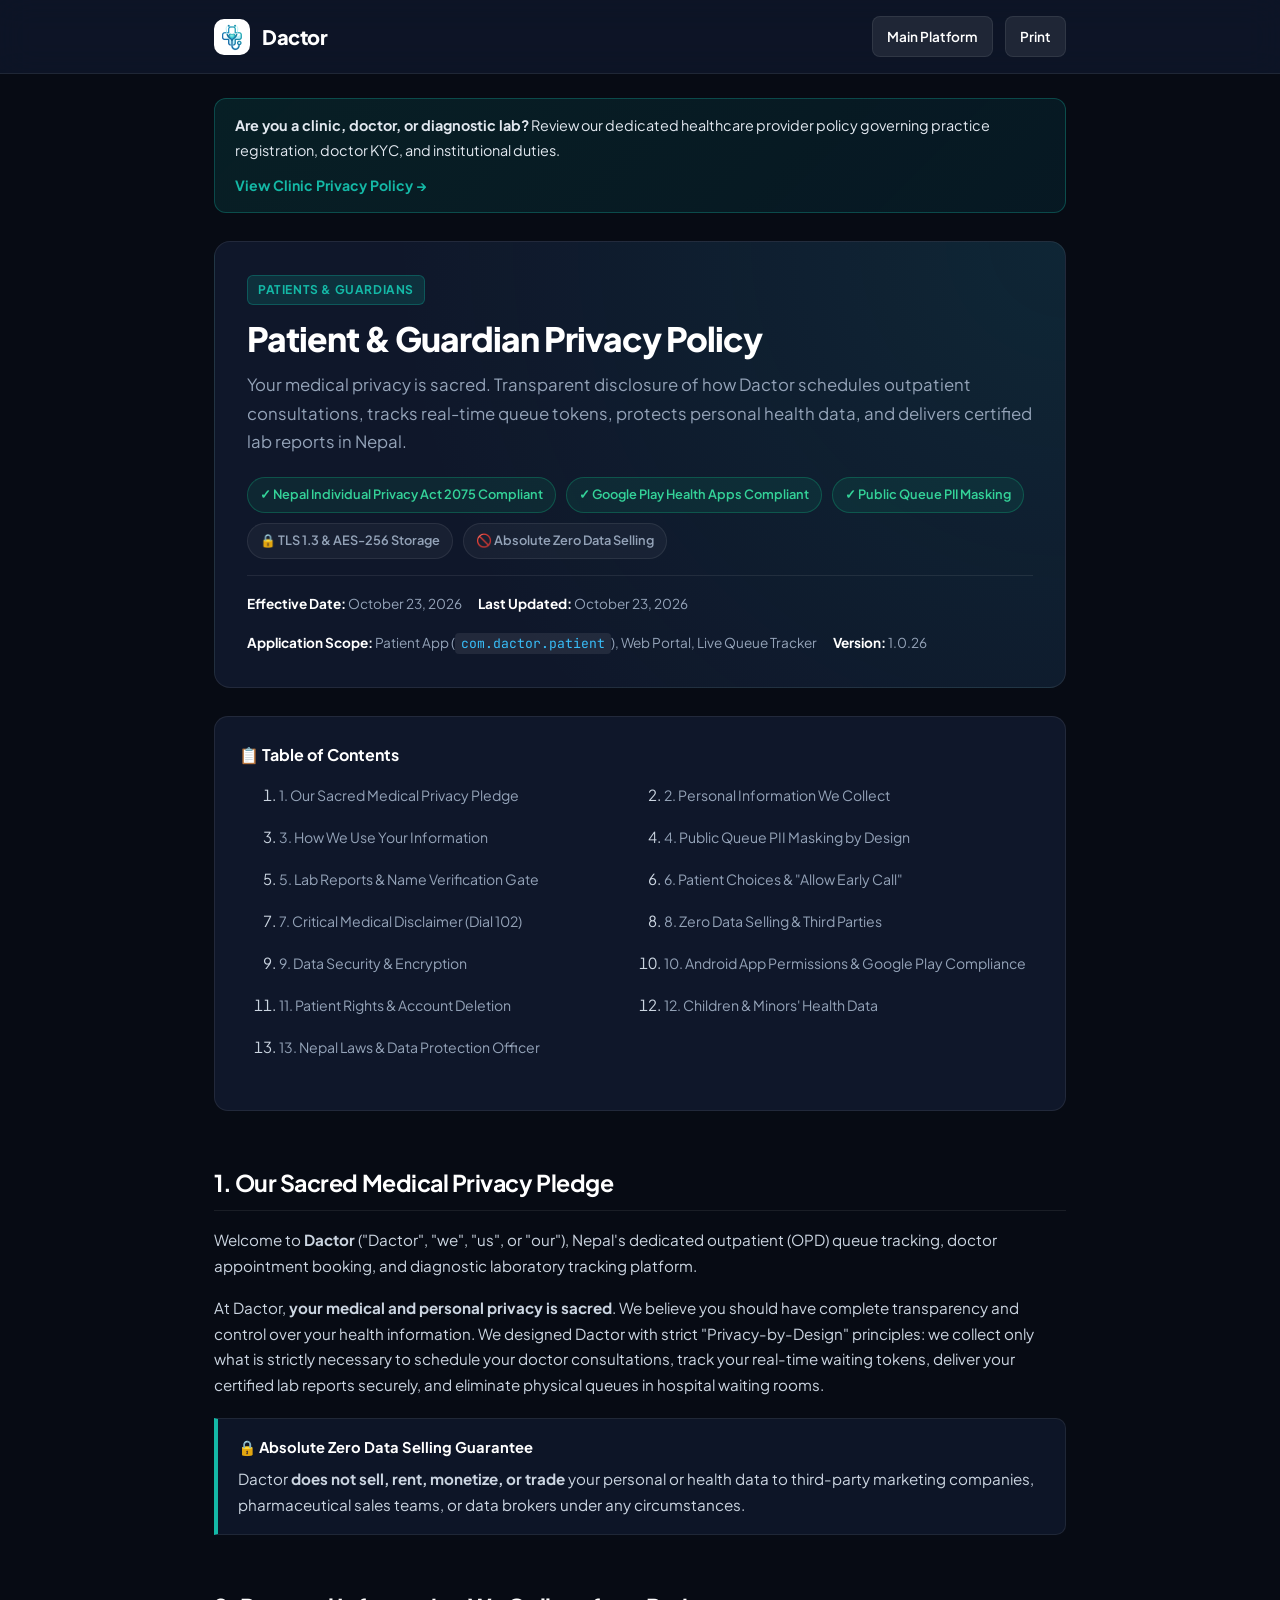
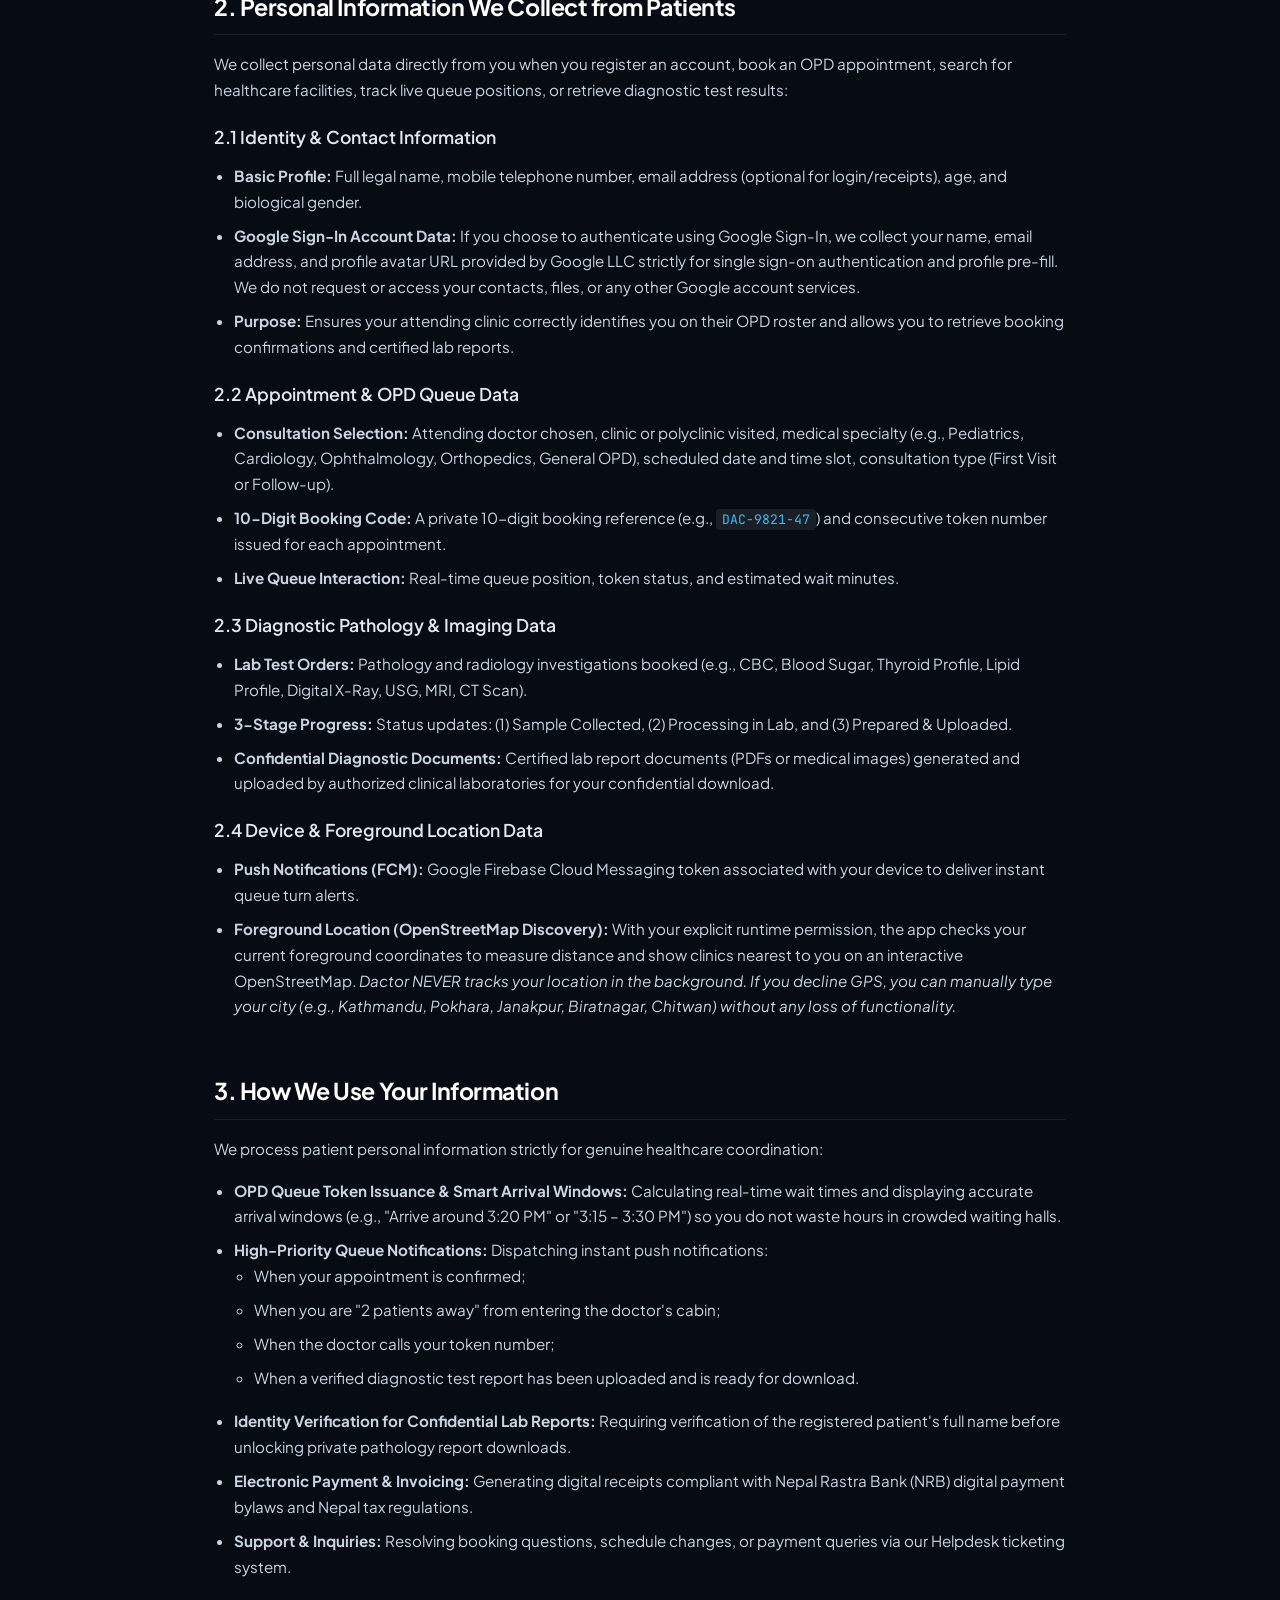
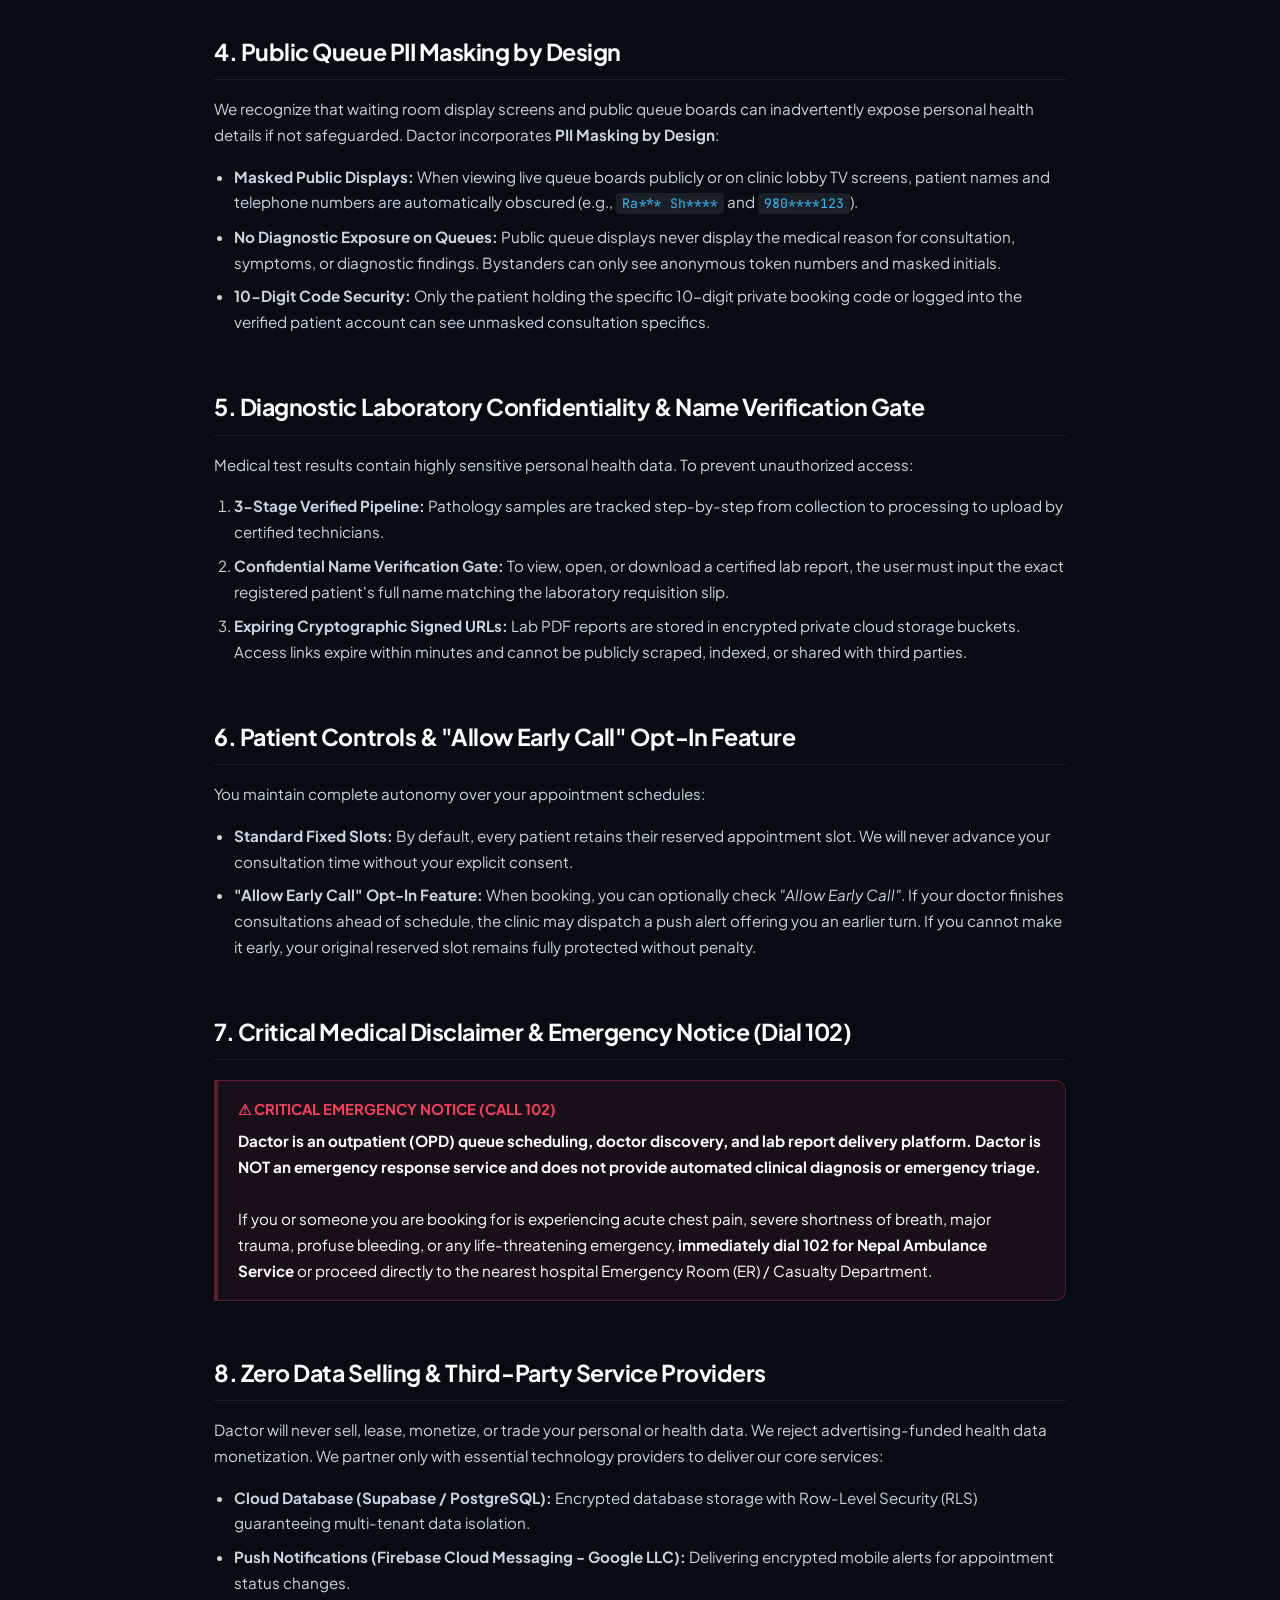
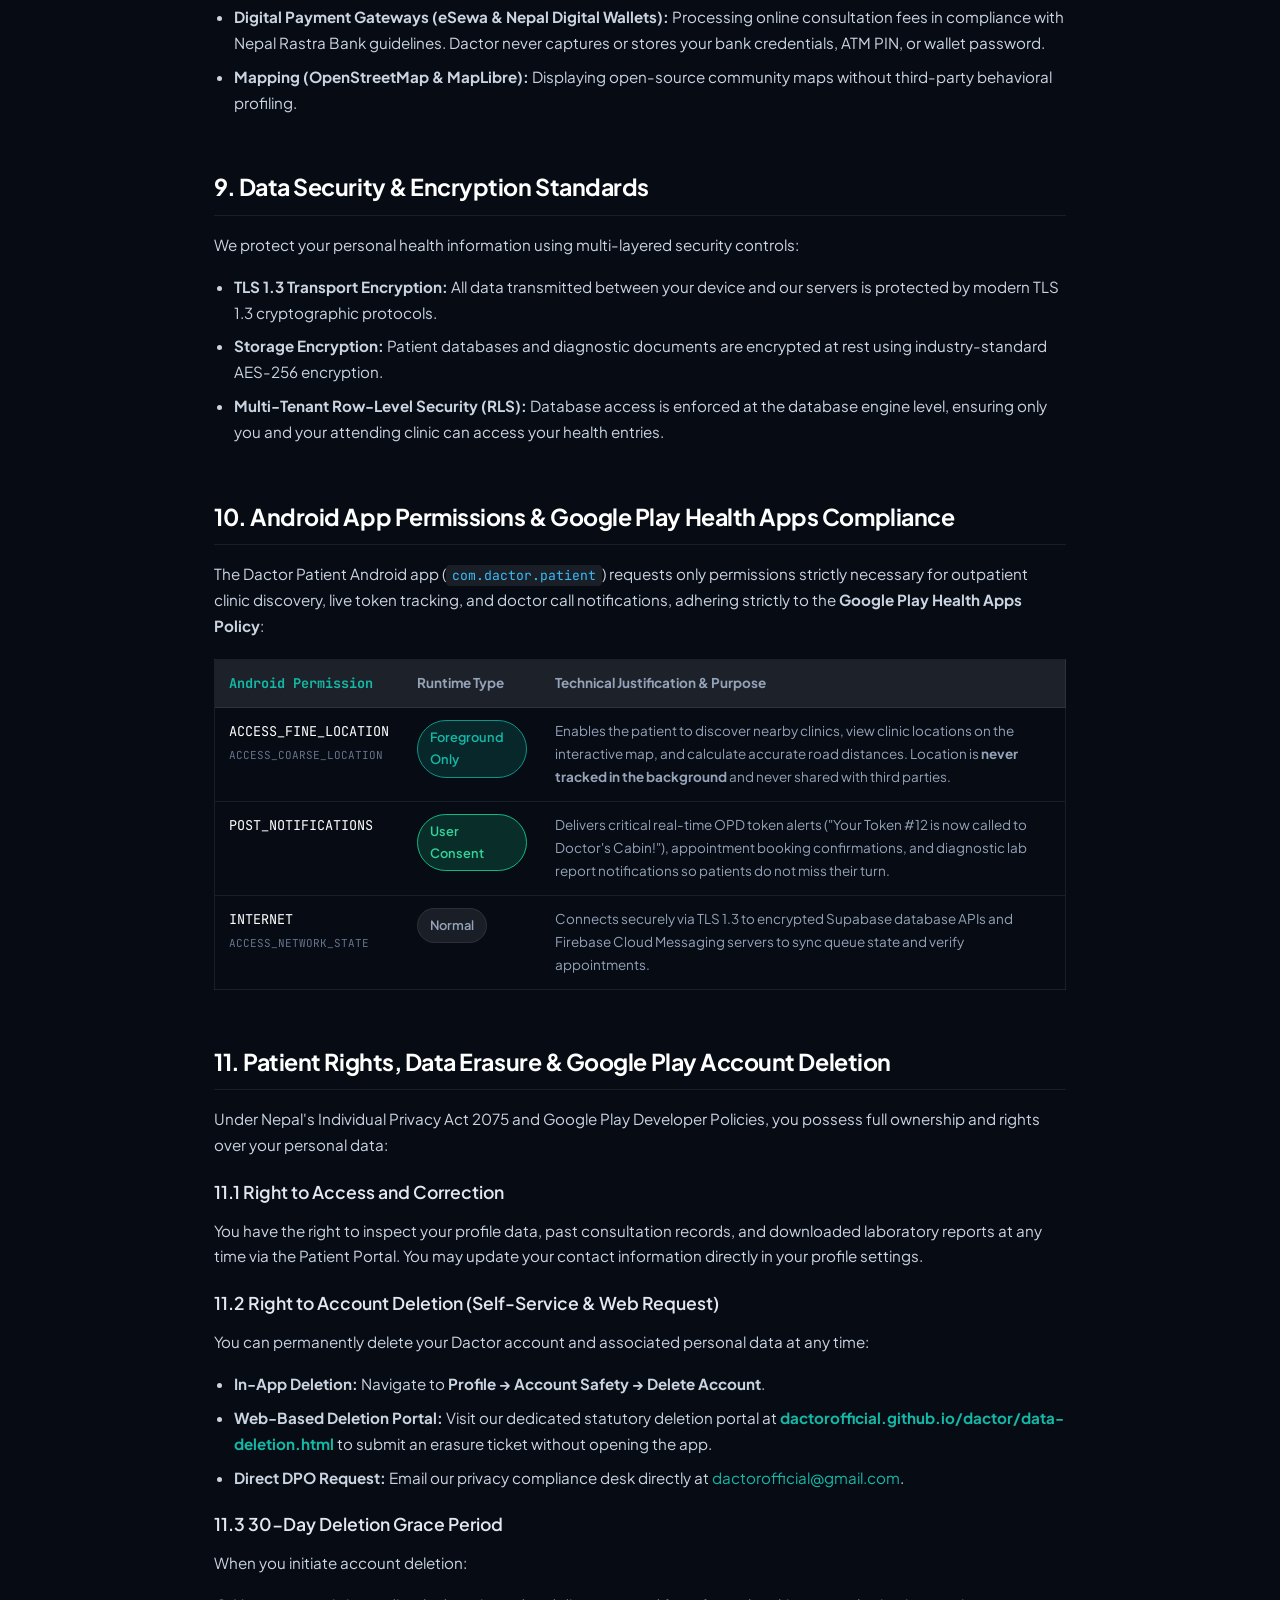
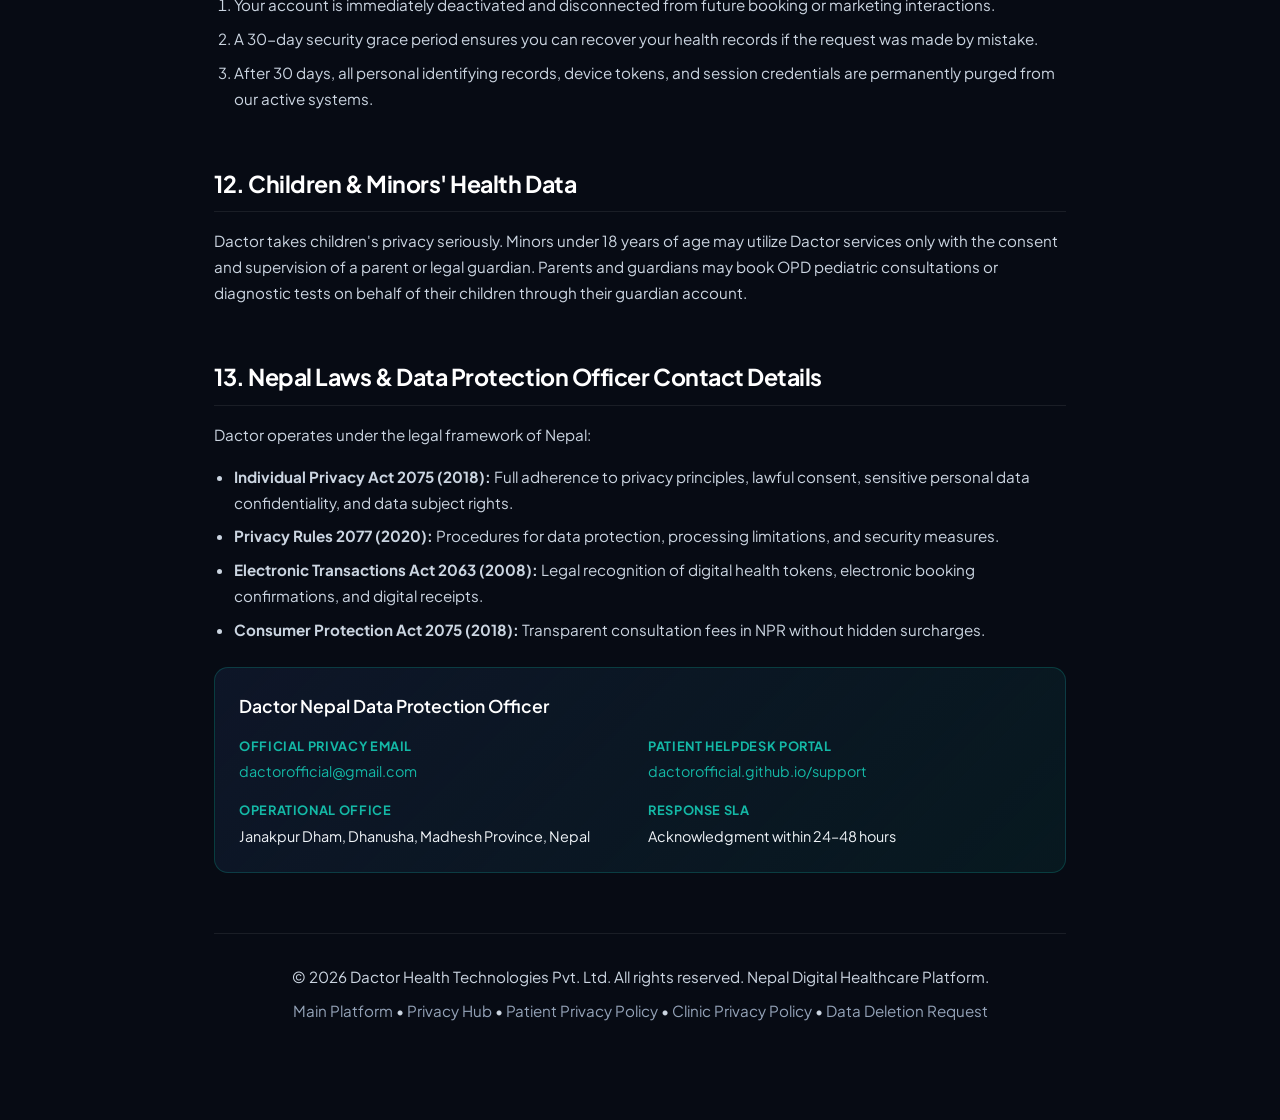
<file: dactor/privacy/patient/index.html>
<!DOCTYPE html>
<html lang="en">
<head>
  <meta charset="UTF-8">
  <meta name="viewport" content="width=device-width, initial-scale=1.0">
  <title>Patient & Guardian Privacy Policy | Dactor Nepal</title>
  <meta name="description" content="Official Privacy Policy for patients, families, and guardians using the Dactor outpatient queue tracking, doctor discovery, and lab report portal in Nepal.">
  <meta name="robots" content="index, follow">
  <meta name="theme-color" content="#0d9488">
  <link rel="canonical" href="https://dactorofficial.github.io/dactor/privacy-patient.html">
  <link rel="icon" type="image/png" href="../../app_logo.png">
  <link rel="preconnect" href="https://fonts.googleapis.com">
  <link rel="preconnect" href="https://fonts.gstatic.com" crossorigin>
  <link href="https://fonts.googleapis.com/css2?family=Plus+Jakarta+Sans:wght@400;500;600;700;800&family=JetBrains+Mono:wght@400;500&display=swap" rel="stylesheet">
  <style>
    :root {
      --bg-dark: #070b14;
      --card-bg: #0f172a;
      --card-border: rgba(255, 255, 255, 0.08);
      --teal-primary: #0d9488;
      --teal-light: #14b8a6;
      --cyan-accent: #06b6d4;
      --text-main: #f1f5f9;
      --text-muted: #94a3b8;
      --text-dim: #64748b;
      --emerald-badge: #10b981;
      --rose-alert: #f43f5e;
    }
    * { box-sizing: border-box; margin: 0; padding: 0; }
    body {
      background-color: var(--bg-dark);
      color: var(--text-main);
      font-family: 'Plus Jakarta Sans', -apple-system, BlinkMacSystemFont, 'Segoe UI', Roboto, sans-serif;
      line-height: 1.7;
      padding-bottom: 80px;
    }
    a { color: var(--teal-light); text-decoration: none; transition: color 0.2s; }
    a:hover { color: var(--cyan-accent); text-decoration: underline; }
    .container {
      max-width: 900px;
      margin: 0 auto;
      padding: 0 24px;
    }
    /* Top Header */
    header {
      background: rgba(15, 23, 42, 0.85);
      backdrop-filter: blur(16px);
      border-bottom: 1px solid var(--card-border);
      position: sticky;
      top: 0;
      z-index: 50;
      padding: 16px 0;
    }
    .header-content {
      display: flex;
      align-items: center;
      justify-content: space-between;
      gap: 16px;
    }
    .brand {
      display: flex;
      align-items: center;
      gap: 12px;
      text-decoration: none;
    }
    .brand img {
      width: 36px;
      height: 36px;
      border-radius: 10px;
      object-fit: contain;
      background: #ffffff;
      padding: 2px;
    }
    .brand-title {
      font-size: 1.25rem;
      font-weight: 800;
      color: #ffffff;
      letter-spacing: -0.02em;
    }
    .nav-actions {
      display: flex;
      align-items: center;
      gap: 12px;
    }
    .btn-secondary {
      display: inline-flex;
      align-items: center;
      gap: 6px;
      padding: 8px 14px;
      font-size: 0.85rem;
      font-weight: 600;
      color: #ffffff;
      background: rgba(255, 255, 255, 0.08);
      border: 1px solid var(--card-border);
      border-radius: 8px;
      transition: all 0.2s;
    }
    .btn-secondary:hover {
      background: rgba(255, 255, 255, 0.15);
      text-decoration: none;
    }
    /* Switcher Banner */
    .policy-switcher {
      margin-top: 24px;
      background: linear-gradient(135deg, rgba(13, 148, 136, 0.15), rgba(6, 182, 212, 0.08));
      border: 1px solid rgba(20, 184, 166, 0.3);
      border-radius: 12px;
      padding: 14px 20px;
      display: flex;
      align-items: center;
      justify-content: space-between;
      flex-wrap: wrap;
      gap: 12px;
    }
    .policy-switcher-text {
      font-size: 0.9rem;
      color: #e2e8f0;
    }
    .policy-switcher-link {
      font-weight: 700;
      font-size: 0.88rem;
      color: var(--teal-light);
      display: inline-flex;
      align-items: center;
      gap: 4px;
    }
    /* Hero Title Card */
    .hero {
      margin-top: 28px;
      padding: 32px;
      background: radial-gradient(circle at top right, rgba(13, 148, 136, 0.12), transparent 70%), var(--card-bg);
      border: 1px solid var(--card-border);
      border-radius: 16px;
    }
    .tag {
      display: inline-flex;
      align-items: center;
      gap: 6px;
      padding: 4px 10px;
      font-size: 0.75rem;
      font-weight: 700;
      text-transform: uppercase;
      letter-spacing: 0.05em;
      border-radius: 6px;
      background: rgba(13, 148, 136, 0.2);
      color: var(--teal-light);
      border: 1px solid rgba(13, 148, 136, 0.4);
      margin-bottom: 12px;
    }
    h1 {
      font-size: 2.1rem;
      font-weight: 800;
      letter-spacing: -0.03em;
      line-height: 1.25;
      color: #ffffff;
      margin-bottom: 12px;
    }
    .metadata {
      display: flex;
      flex-wrap: wrap;
      gap: 16px;
      font-size: 0.85rem;
      color: var(--text-muted);
      border-top: 1px solid var(--card-border);
      padding-top: 16px;
      margin-top: 16px;
    }
    .metadata-item strong {
      color: #ffffff;
    }
    /* Badges Bar */
    .badge-bar {
      display: flex;
      flex-wrap: wrap;
      gap: 10px;
      margin-top: 20px;
    }
    .badge {
      display: inline-flex;
      align-items: center;
      gap: 6px;
      padding: 6px 12px;
      font-size: 0.8rem;
      font-weight: 600;
      border-radius: 9999px;
      background: rgba(255, 255, 255, 0.04);
      border: 1px solid var(--card-border);
      color: var(--text-muted);
    }
    .badge.verified {
      background: rgba(16, 185, 129, 0.1);
      border-color: rgba(16, 185, 129, 0.3);
      color: #34d399;
    }
    /* Table of Contents */
    .toc {
      margin-top: 28px;
      background: var(--card-bg);
      border: 1px solid var(--card-border);
      border-radius: 14px;
      padding: 24px;
    }
    .toc-title {
      font-size: 1rem;
      font-weight: 700;
      color: #ffffff;
      margin-bottom: 14px;
      display: flex;
      align-items: center;
      gap: 8px;
    }
    .toc ol {
      padding-left: 20px;
      display: grid;
      grid-template-columns: 1fr;
      gap: 8px;
    }
    @media (min-width: 640px) {
      .toc ol { grid-template-columns: 1fr 1fr; }
    }
    .toc li a {
      font-size: 0.88rem;
      color: var(--text-muted);
    }
    .toc li a:hover {
      color: var(--teal-light);
    }
    /* Content Sections */
    article {
      margin-top: 32px;
    }
    section {
      margin-top: 40px;
      padding-top: 12px;
    }
    h2 {
      font-size: 1.45rem;
      font-weight: 700;
      color: #ffffff;
      letter-spacing: -0.02em;
      margin-bottom: 16px;
      display: flex;
      align-items: center;
      gap: 10px;
      border-bottom: 1px solid var(--card-border);
      padding-bottom: 8px;
    }
    h3 {
      font-size: 1.1rem;
      font-weight: 600;
      color: #e2e8f0;
      margin: 20px 0 10px 0;
    }
    p {
      margin-bottom: 16px;
      color: #cbd5e1;
      font-size: 0.95rem;
    }
    ul, ol {
      margin-left: 20px;
      margin-bottom: 18px;
      color: #cbd5e1;
      font-size: 0.95rem;
    }
    li {
      margin-bottom: 8px;
    }
    /* Callout Card */
    .callout {
      background: rgba(15, 23, 42, 0.9);
      border-left: 4px solid var(--teal-light);
      border-radius: 0 10px 10px 0;
      padding: 16px 20px;
      margin: 20px 0;
      border-top: 1px solid var(--card-border);
      border-right: 1px solid var(--card-border);
      border-bottom: 1px solid var(--card-border);
    }
    .callout.emergency {
      border-left-color: var(--rose-alert);
      background: rgba(244, 63, 94, 0.08);
      border-color: rgba(244, 63, 94, 0.3);
    }
    .callout-title {
      font-weight: 700;
      font-size: 0.92rem;
      color: #ffffff;
      margin-bottom: 6px;
      display: flex;
      align-items: center;
      gap: 6px;
    }
    /* Table Styling */
    .table-wrapper {
      overflow-x: auto;
      margin: 20px 0;
      border-radius: 10px;
      border: 1px solid var(--card-border);
    }
    table {
      width: 100%;
      border-collapse: collapse;
      text-align: left;
      font-size: 0.88rem;
    }
    th {
      background: rgba(255, 255, 255, 0.05);
      color: #ffffff;
      padding: 12px 16px;
      font-weight: 700;
      border-bottom: 1px solid var(--card-border);
    }
    td {
      padding: 12px 16px;
      color: #cbd5e1;
      border-bottom: 1px solid var(--card-border);
      vertical-align: top;
    }
    tr:last-child td {
      border-bottom: none;
    }
    code {
      font-family: 'JetBrains Mono', monospace;
      font-size: 0.82rem;
      background: rgba(255, 255, 255, 0.08);
      padding: 2px 6px;
      border-radius: 4px;
      color: #38bdf8;
    }
    /* Contact Box */
    .contact-box {
      background: linear-gradient(135deg, rgba(15, 23, 42, 0.9), rgba(13, 148, 136, 0.1));
      border: 1px solid rgba(13, 148, 136, 0.3);
      border-radius: 14px;
      padding: 24px;
      margin-top: 24px;
    }
    .contact-grid {
      display: grid;
      grid-template-columns: 1fr;
      gap: 16px;
      margin-top: 14px;
    }
    @media (min-width: 640px) {
      .contact-grid { grid-template-columns: 1fr 1fr; }
    }
    .contact-item {
      font-size: 0.9rem;
    }
    .contact-item strong {
      color: #ffffff;
      display: block;
      margin-bottom: 2px;
      font-size: 0.8rem;
      text-transform: uppercase;
      letter-spacing: 0.05em;
      color: var(--teal-light);
    }
    /* Footer */
    footer {
      margin-top: 60px;
      border-top: 1px solid var(--card-border);
      padding-top: 30px;
      text-align: center;
      color: var(--text-dim);
      font-size: 0.85rem;
    }
    footer a { color: var(--text-muted); }
    footer a:hover { color: #ffffff; }
    @media print {
      body { background: #ffffff; color: #000000; }
      header, .nav-actions, .policy-switcher, .toc { display: none; }
      .hero, .callout, .contact-box { border: 1px solid #ccc; background: none; }
      h1, h2, h3, strong { color: #000000; }
      p, li, td { color: #333333; }
      a { color: #000000; text-decoration: underline; }
    }
  </style>
</head>
<body>

  <!-- Sticky Top Header -->
  <header>
    <div class="container header-content">
      <a href="./" class="brand">
        <img src="../../app_logo.png" alt="Dactor Logo">
        <span class="brand-title">Dactor</span>
      </a>
      <div class="nav-actions">
        <a href="./" class="btn-secondary">Main Platform</a>
        <a href="javascript:window.print()" class="btn-secondary" title="Print or save as PDF">Print</a>
      </div>
    </div>
  </header>

  <main class="container">

    <!-- Switcher Banner -->
    <div class="policy-switcher">
      <div class="policy-switcher-text">
        <strong>Are you a clinic, doctor, or diagnostic lab?</strong> Review our dedicated healthcare provider policy governing practice registration, doctor KYC, and institutional duties.
      </div>
      <a href="../../privacy-clinic.html" class="policy-switcher-link">View Clinic Privacy Policy &rarr;</a>
    </div>

    <!-- Hero Card -->
    <div class="hero">
      <div class="tag">Patients &amp; Guardians</div>
      <h1>Patient &amp; Guardian Privacy Policy</h1>
      <p style="color: #94a3b8; font-size: 1.05rem;">
        Your medical privacy is sacred. Transparent disclosure of how Dactor schedules outpatient consultations, tracks real-time queue tokens, protects personal health data, and delivers certified lab reports in Nepal.
      </p>

      <div class="badge-bar">
        <span class="badge verified">&#10003; Nepal Individual Privacy Act 2075 Compliant</span>
        <span class="badge verified">&#10003; Google Play Health Apps Compliant</span>
        <span class="badge verified">&#10003; Public Queue PII Masking</span>
        <span class="badge">&#128274; TLS 1.3 &amp; AES-256 Storage</span>
        <span class="badge">&#128683; Absolute Zero Data Selling</span>
      </div>

      <div class="metadata">
        <div class="metadata-item"><strong>Effective Date:</strong> October 23, 2026</div>
        <div class="metadata-item"><strong>Last Updated:</strong> October 23, 2026</div>
        <div class="metadata-item"><strong>Application Scope:</strong> Patient App (<code>com.dactor.patient</code>), Web Portal, Live Queue Tracker</div>
        <div class="metadata-item"><strong>Version:</strong> 1.0.26</div>
      </div>
    </div>

    <!-- Table of Contents -->
    <nav class="toc" aria-label="Table of Contents">
      <div class="toc-title">&#128203; Table of Contents</div>
      <ol>
        <li><a href="#section-1">1. Our Sacred Medical Privacy Pledge</a></li>
        <li><a href="#section-2">2. Personal Information We Collect</a></li>
        <li><a href="#section-3">3. How We Use Your Information</a></li>
        <li><a href="#section-4">4. Public Queue PII Masking by Design</a></li>
        <li><a href="#section-5">5. Lab Reports &amp; Name Verification Gate</a></li>
        <li><a href="#section-6">6. Patient Choices &amp; "Allow Early Call"</a></li>
        <li><a href="#section-7">7. Critical Medical Disclaimer (Dial 102)</a></li>
        <li><a href="#section-8">8. Zero Data Selling &amp; Third Parties</a></li>
        <li><a href="#section-9">9. Data Security &amp; Encryption</a></li>
        <li><a href="#section-10">10. Android App Permissions &amp; Google Play Compliance</a></li>
        <li><a href="#section-11">11. Patient Rights &amp; Account Deletion</a></li>
        <li><a href="#section-12">12. Children &amp; Minors' Health Data</a></li>
        <li><a href="#section-13">13. Nepal Laws &amp; Data Protection Officer</a></li>
      </ol>
    </nav>

    <article>

      <!-- SECTION 1 -->
      <section id="section-1">
        <h2>1. Our Sacred Medical Privacy Pledge</h2>
        <p>
          Welcome to <strong>Dactor</strong> ("Dactor", "we", "us", or "our"), Nepal's dedicated outpatient (OPD) queue tracking, doctor appointment booking, and diagnostic laboratory tracking platform.
        </p>
        <p>
          At Dactor, <strong>your medical and personal privacy is sacred</strong>. We believe you should have complete transparency and control over your health information. We designed Dactor with strict "Privacy-by-Design" principles: we collect only what is strictly necessary to schedule your doctor consultations, track your real-time waiting tokens, deliver your certified lab reports securely, and eliminate physical queues in hospital waiting rooms.
        </p>
        <div class="callout">
          <div class="callout-title">&#128274; Absolute Zero Data Selling Guarantee</div>
          <p style="margin-bottom: 0;">
            Dactor <strong>does not sell, rent, monetize, or trade</strong> your personal or health data to third-party marketing companies, pharmaceutical sales teams, or data brokers under any circumstances.
          </p>
        </div>
      </section>

      <!-- SECTION 2 -->
      <section id="section-2">
        <h2>2. Personal Information We Collect from Patients</h2>
        <p>
          We collect personal data directly from you when you register an account, book an OPD appointment, search for healthcare facilities, track live queue positions, or retrieve diagnostic test results:
        </p>

        <h3>2.1 Identity &amp; Contact Information</h3>
        <ul>
          <li><strong>Basic Profile:</strong> Full legal name, mobile telephone number, email address (optional for login/receipts), age, and biological gender.</li>
          <li><strong>Google Sign-In Account Data:</strong> If you choose to authenticate using Google Sign-In, we collect your name, email address, and profile avatar URL provided by Google LLC strictly for single sign-on authentication and profile pre-fill. We do not request or access your contacts, files, or any other Google account services.</li>
          <li><strong>Purpose:</strong> Ensures your attending clinic correctly identifies you on their OPD roster and allows you to retrieve booking confirmations and certified lab reports.</li>
        </ul>

        <h3>2.2 Appointment &amp; OPD Queue Data</h3>
        <ul>
          <li><strong>Consultation Selection:</strong> Attending doctor chosen, clinic or polyclinic visited, medical specialty (e.g., Pediatrics, Cardiology, Ophthalmology, Orthopedics, General OPD), scheduled date and time slot, consultation type (First Visit or Follow-up).</li>
          <li><strong>10-Digit Booking Code:</strong> A private 10-digit booking reference (e.g., <code>DAC-9821-47</code>) and consecutive token number issued for each appointment.</li>
          <li><strong>Live Queue Interaction:</strong> Real-time queue position, token status, and estimated wait minutes.</li>
        </ul>

        <h3>2.3 Diagnostic Pathology &amp; Imaging Data</h3>
        <ul>
          <li><strong>Lab Test Orders:</strong> Pathology and radiology investigations booked (e.g., CBC, Blood Sugar, Thyroid Profile, Lipid Profile, Digital X-Ray, USG, MRI, CT Scan).</li>
          <li><strong>3-Stage Progress:</strong> Status updates: (1) Sample Collected, (2) Processing in Lab, and (3) Prepared &amp; Uploaded.</li>
          <li><strong>Confidential Diagnostic Documents:</strong> Certified lab report documents (PDFs or medical images) generated and uploaded by authorized clinical laboratories for your confidential download.</li>
        </ul>

        <h3>2.4 Device &amp; Foreground Location Data</h3>
        <ul>
          <li><strong>Push Notifications (FCM):</strong> Google Firebase Cloud Messaging token associated with your device to deliver instant queue turn alerts.</li>
          <li><strong>Foreground Location (OpenStreetMap Discovery):</strong> With your explicit runtime permission, the app checks your current foreground coordinates to measure distance and show clinics nearest to you on an interactive OpenStreetMap. <em>Dactor NEVER tracks your location in the background. If you decline GPS, you can manually type your city (e.g., Kathmandu, Pokhara, Janakpur, Biratnagar, Chitwan) without any loss of functionality.</em></li>
        </ul>
      </section>

      <!-- SECTION 3 -->
      <section id="section-3">
        <h2>3. How We Use Your Information</h2>
        <p>
          We process patient personal information strictly for genuine healthcare coordination:
        </p>
        <ul>
          <li><strong>OPD Queue Token Issuance &amp; Smart Arrival Windows:</strong> Calculating real-time wait times and displaying accurate arrival windows (e.g., "Arrive around 3:20 PM" or "3:15 – 3:30 PM") so you do not waste hours in crowded waiting halls.</li>
          <li><strong>High-Priority Queue Notifications:</strong> Dispatching instant push notifications:
            <ul>
              <li>When your appointment is confirmed;</li>
              <li>When you are "2 patients away" from entering the doctor's cabin;</li>
              <li>When the doctor calls your token number;</li>
              <li>When a verified diagnostic test report has been uploaded and is ready for download.</li>
            </ul>
          </li>
          <li><strong>Identity Verification for Confidential Lab Reports:</strong> Requiring verification of the registered patient's full name before unlocking private pathology report downloads.</li>
          <li><strong>Electronic Payment &amp; Invoicing:</strong> Generating digital receipts compliant with Nepal Rastra Bank (NRB) digital payment bylaws and Nepal tax regulations.</li>
          <li><strong>Support &amp; Inquiries:</strong> Resolving booking questions, schedule changes, or payment queries via our Helpdesk ticketing system.</li>
        </ul>
      </section>

      <!-- SECTION 4 -->
      <section id="section-4">
        <h2>4. Public Queue PII Masking by Design</h2>
        <p>
          We recognize that waiting room display screens and public queue boards can inadvertently expose personal health details if not safeguarded. Dactor incorporates <strong>PII Masking by Design</strong>:
        </p>
        <ul>
          <li><strong>Masked Public Displays:</strong> When viewing live queue boards publicly or on clinic lobby TV screens, patient names and telephone numbers are automatically obscured (e.g., <code>Ra*** Sh****</code> and <code>980****123</code>).</li>
          <li><strong>No Diagnostic Exposure on Queues:</strong> Public queue displays never display the medical reason for consultation, symptoms, or diagnostic findings. Bystanders can only see anonymous token numbers and masked initials.</li>
          <li><strong>10-Digit Code Security:</strong> Only the patient holding the specific 10-digit private booking code or logged into the verified patient account can see unmasked consultation specifics.</li>
        </ul>
      </section>

      <!-- SECTION 5 -->
      <section id="section-5">
        <h2>5. Diagnostic Laboratory Confidentiality &amp; Name Verification Gate</h2>
        <p>
          Medical test results contain highly sensitive personal health data. To prevent unauthorized access:
        </p>
        <ol>
          <li><strong>3-Stage Verified Pipeline:</strong> Pathology samples are tracked step-by-step from collection to processing to upload by certified technicians.</li>
          <li><strong>Confidential Name Verification Gate:</strong> To view, open, or download a certified lab report, the user must input the exact registered patient's full name matching the laboratory requisition slip.</li>
          <li><strong>Expiring Cryptographic Signed URLs:</strong> Lab PDF reports are stored in encrypted private cloud storage buckets. Access links expire within minutes and cannot be publicly scraped, indexed, or shared with third parties.</li>
        </ol>
      </section>

      <!-- SECTION 6 -->
      <section id="section-6">
        <h2>6. Patient Controls &amp; "Allow Early Call" Opt-In Feature</h2>
        <p>
          You maintain complete autonomy over your appointment schedules:
        </p>
        <ul>
          <li><strong>Standard Fixed Slots:</strong> By default, every patient retains their reserved appointment slot. We will never advance your consultation time without your explicit consent.</li>
          <li><strong>"Allow Early Call" Opt-In Feature:</strong> When booking, you can optionally check <em>"Allow Early Call"</em>. If your doctor finishes consultations ahead of schedule, the clinic may dispatch a push alert offering you an earlier turn. If you cannot make it early, your original reserved slot remains fully protected without penalty.</li>
        </ul>
      </section>

      <!-- SECTION 7 -->
      <section id="section-7">
        <h2>7. Critical Medical Disclaimer &amp; Emergency Notice (Dial 102)</h2>
        <div class="callout emergency">
          <div class="callout-title" style="color: #f43f5e;">&#9888; CRITICAL EMERGENCY NOTICE (CALL 102)</div>
          <p style="margin-bottom: 0; color: #ffffff;">
            <strong>Dactor is an outpatient (OPD) queue scheduling, doctor discovery, and lab report delivery platform. Dactor is NOT an emergency response service and does not provide automated clinical diagnosis or emergency triage.</strong>
            <br><br>
            If you or someone you are booking for is experiencing acute chest pain, severe shortness of breath, major trauma, profuse bleeding, or any life-threatening emergency, <strong>immediately dial 102 for Nepal Ambulance Service</strong> or proceed directly to the nearest hospital Emergency Room (ER) / Casualty Department.
          </p>
        </div>
      </section>

      <!-- SECTION 8 -->
      <section id="section-8">
        <h2>8. Zero Data Selling &amp; Third-Party Service Providers</h2>
        <p>
          Dactor will never sell, lease, monetize, or trade your personal or health data. We reject advertising-funded health data monetization. We partner only with essential technology providers to deliver our core services:
        </p>
        <ul>
          <li><strong>Cloud Database (Supabase / PostgreSQL):</strong> Encrypted database storage with Row-Level Security (RLS) guaranteeing multi-tenant data isolation.</li>
          <li><strong>Push Notifications (Firebase Cloud Messaging - Google LLC):</strong> Delivering encrypted mobile alerts for appointment status changes.</li>
          <li><strong>Digital Payment Gateways (eSewa &amp; Nepal Digital Wallets):</strong> Processing online consultation fees in compliance with Nepal Rastra Bank guidelines. Dactor never captures or stores your bank credentials, ATM PIN, or wallet password.</li>
          <li><strong>Mapping (OpenStreetMap &amp; MapLibre):</strong> Displaying open-source community maps without third-party behavioral profiling.</li>
        </ul>
      </section>

      <!-- SECTION 9 -->
      <section id="section-9">
        <h2>9. Data Security &amp; Encryption Standards</h2>
        <p>
          We protect your personal health information using multi-layered security controls:
        </p>
        <ul>
          <li><strong>TLS 1.3 Transport Encryption:</strong> All data transmitted between your device and our servers is protected by modern TLS 1.3 cryptographic protocols.</li>
          <li><strong>Storage Encryption:</strong> Patient databases and diagnostic documents are encrypted at rest using industry-standard AES-256 encryption.</li>
          <li><strong>Multi-Tenant Row-Level Security (RLS):</strong> Database access is enforced at the database engine level, ensuring only you and your attending clinic can access your health entries.</li>
        </ul>
      </section>

      <!-- SECTION 10: ANDROID APP PERMISSIONS & GOOGLE PLAY COMPLIANCE -->
      <section id="section-10">
        <h2>10. Android App Permissions &amp; Google Play Health Apps Compliance</h2>
        <p>
          The Dactor Patient Android app (<code>com.dactor.patient</code>) requests only permissions strictly necessary for outpatient clinic discovery, live token tracking, and doctor call notifications, adhering strictly to the <strong>Google Play Health Apps Policy</strong>:
        </p>

        <div style="overflow-x: auto; margin: 20px 0;">
          <table style="width: 100%; border-collapse: collapse; font-size: 13.5px; border: 1px solid var(--card-border);">
            <thead>
              <tr style="background: rgba(255,255,255,0.04); text-align: left; border-bottom: 1px solid var(--card-border);">
                <th style="padding: 12px 14px; color: var(--teal-light); font-family: 'JetBrains Mono', monospace;">Android Permission</th>
                <th style="padding: 12px 14px; color: var(--text-muted);">Runtime Type</th>
                <th style="padding: 12px 14px; color: var(--text-muted);">Technical Justification &amp; Purpose</th>
              </tr>
            </thead>
            <tbody>
              <tr style="border-bottom: 1px solid var(--card-border);">
                <td style="padding: 12px 14px; font-family: 'JetBrains Mono', monospace; color: #ffffff;">ACCESS_FINE_LOCATION<br><span style="font-size: 11px; color: var(--text-dim);">ACCESS_COARSE_LOCATION</span></td>
                <td style="padding: 12px 14px;"><span class="badge" style="background: rgba(13,148,136,0.2); color: var(--teal-light); border: 1px solid var(--teal-primary);">Foreground Only</span></td>
                <td style="padding: 12px 14px; color: var(--text-muted);">Enables the patient to discover nearby clinics, view clinic locations on the interactive map, and calculate accurate road distances. Location is <strong>never tracked in the background</strong> and never shared with third parties.</td>
              </tr>
              <tr style="border-bottom: 1px solid var(--card-border);">
                <td style="padding: 12px 14px; font-family: 'JetBrains Mono', monospace; color: #ffffff;">POST_NOTIFICATIONS</td>
                <td style="padding: 12px 14px;"><span class="badge" style="background: rgba(16,185,129,0.2); color: #34d399; border: 1px solid var(--emerald-badge);">User Consent</span></td>
                <td style="padding: 12px 14px; color: var(--text-muted);">Delivers critical real-time OPD token alerts ("Your Token #12 is now called to Doctor's Cabin!"), appointment booking confirmations, and diagnostic lab report notifications so patients do not miss their turn.</td>
              </tr>
              <tr>
                <td style="padding: 12px 14px; font-family: 'JetBrains Mono', monospace; color: #ffffff;">INTERNET<br><span style="font-size: 11px; color: var(--text-dim);">ACCESS_NETWORK_STATE</span></td>
                <td style="padding: 12px 14px;"><span class="badge" style="background: rgba(255,255,255,0.08); color: var(--text-muted); border: 1px solid var(--card-border);">Normal</span></td>
                <td style="padding: 12px 14px; color: var(--text-muted);">Connects securely via TLS 1.3 to encrypted Supabase database APIs and Firebase Cloud Messaging servers to sync queue state and verify appointments.</td>
              </tr>
            </tbody>
          </table>
        </div>
      </section>

      <!-- SECTION 11 -->
      <section id="section-11">
        <h2>11. Patient Rights, Data Erasure &amp; Google Play Account Deletion</h2>
        <p>
          Under Nepal's Individual Privacy Act 2075 and Google Play Developer Policies, you possess full ownership and rights over your personal data:
        </p>

        <h3>11.1 Right to Access and Correction</h3>
        <p>
          You have the right to inspect your profile data, past consultation records, and downloaded laboratory reports at any time via the Patient Portal. You may update your contact information directly in your profile settings.
        </p>

        <h3>11.2 Right to Account Deletion (Self-Service &amp; Web Request)</h3>
        <p>
          You can permanently delete your Dactor account and associated personal data at any time:
        </p>
        <ul>
          <li><strong>In-App Deletion:</strong> Navigate to <strong>Profile &rarr; Account Safety &rarr; Delete Account</strong>.</li>
          <li><strong>Web-Based Deletion Portal:</strong> Visit our dedicated statutory deletion portal at <a href="../../data-deletion.html" style="font-weight: 700; color: var(--teal-light);">dactorofficial.github.io/dactor/data-deletion.html</a> to submit an erasure ticket without opening the app.</li>
          <li><strong>Direct DPO Request:</strong> Email our privacy compliance desk directly at <a href="mailto:dactorofficial@gmail.com?subject=Account%20Deletion%20Request">dactorofficial@gmail.com</a>.</li>
        </ul>

        <h3>11.3 30-Day Deletion Grace Period</h3>
        <p>
          When you initiate account deletion:
        </p>
        <ol>
          <li>Your account is immediately deactivated and disconnected from future booking or marketing interactions.</li>
          <li>A 30-day security grace period ensures you can recover your health records if the request was made by mistake.</li>
          <li>After 30 days, all personal identifying records, device tokens, and session credentials are permanently purged from our active systems.</li>
        </ol>
      </section>

      <!-- SECTION 12 -->
      <section id="section-12">
        <h2>12. Children &amp; Minors' Health Data</h2>
        <p>
          Dactor takes children's privacy seriously. Minors under 18 years of age may utilize Dactor services only with the consent and supervision of a parent or legal guardian. Parents and guardians may book OPD pediatric consultations or diagnostic tests on behalf of their children through their guardian account.
        </p>
      </section>

      <!-- SECTION 13 -->
      <section id="section-13">
        <h2>13. Nepal Laws &amp; Data Protection Officer Contact Details</h2>
        <p>
          Dactor operates under the legal framework of Nepal:
        </p>
        <ul>
          <li><strong>Individual Privacy Act 2075 (2018):</strong> Full adherence to privacy principles, lawful consent, sensitive personal data confidentiality, and data subject rights.</li>
          <li><strong>Privacy Rules 2077 (2020):</strong> Procedures for data protection, processing limitations, and security measures.</li>
          <li><strong>Electronic Transactions Act 2063 (2008):</strong> Legal recognition of digital health tokens, electronic booking confirmations, and digital receipts.</li>
          <li><strong>Consumer Protection Act 2075 (2018):</strong> Transparent consultation fees in NPR without hidden surcharges.</li>
        </ul>

        <div class="contact-box">
          <h3 style="margin-top: 0; color: #ffffff;">Dactor Nepal Data Protection Officer</h3>
          <div class="contact-grid">
            <div class="contact-item">
              <strong>Official Privacy Email</strong>
              <a href="mailto:dactorofficial@gmail.com">dactorofficial@gmail.com</a>
            </div>
            <div class="contact-item">
              <strong>Patient Helpdesk Portal</strong>
              <a href="https://dactorofficial.github.io/support">dactorofficial.github.io/support</a>
            </div>
            <div class="contact-item">
              <strong>Operational Office</strong>
              Janakpur Dham, Dhanusha, Madhesh Province, Nepal
            </div>
            <div class="contact-item">
              <strong>Response SLA</strong>
              Acknowledgment within 24&ndash;48 hours
            </div>
          </div>
        </div>
      </section>

    </article>

    <footer>
      <p style="margin-bottom: 8px;">
        &copy; 2026 Dactor Health Technologies Pvt. Ltd. All rights reserved. Nepal Digital Healthcare Platform.
      </p>
      <p>
        <a href="./">Main Platform</a> &bull;
        <a href="../../privacy.html">Privacy Hub</a> &bull;
        <a href="../../privacy-patient.html">Patient Privacy Policy</a> &bull;
        <a href="../../privacy-clinic.html">Clinic Privacy Policy</a> &bull;
        <a href="../../data-deletion.html">Data Deletion Request</a>
      </p>
    </footer>

  </main>

</body>
</html>
</file>
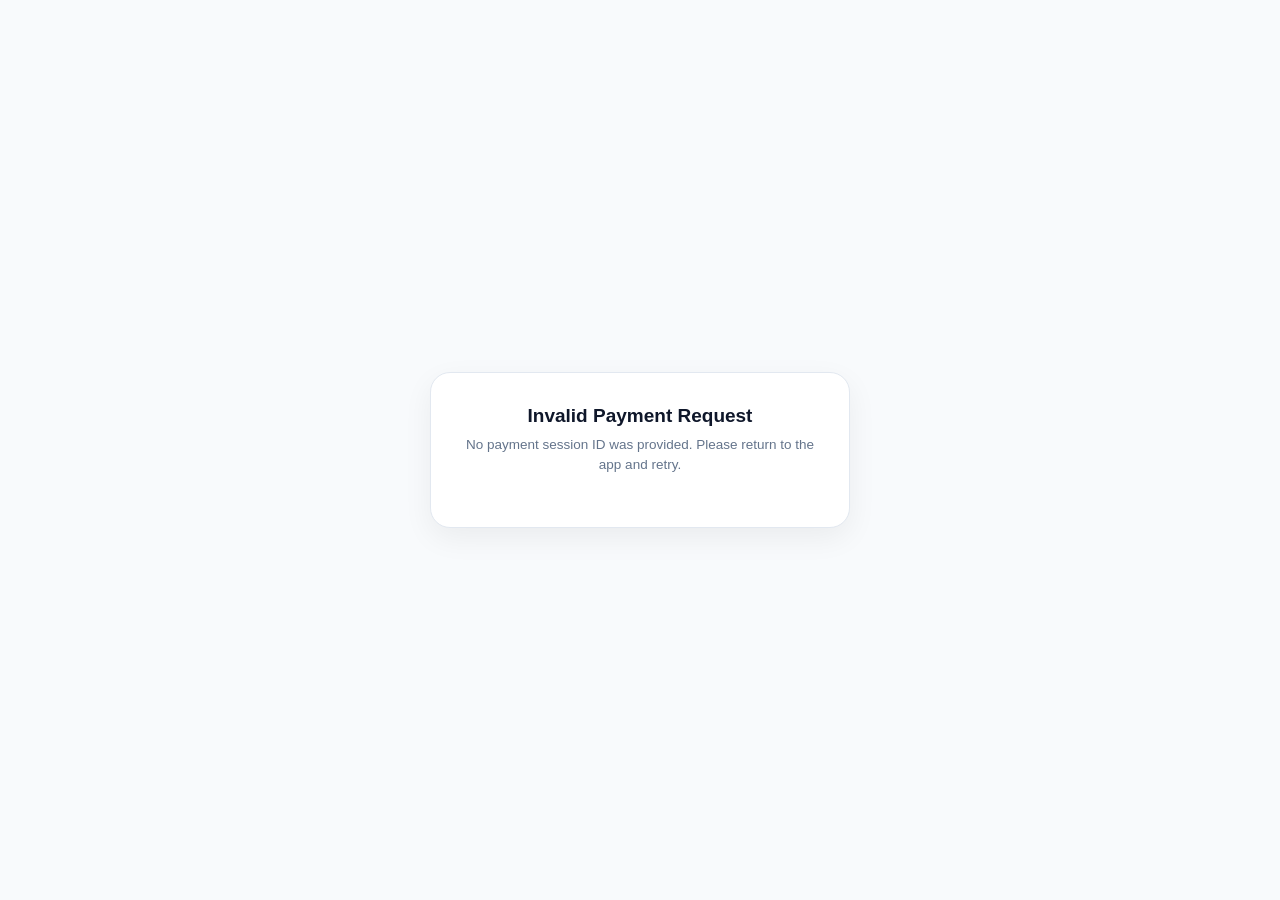
<file: checkout.html>
<!DOCTYPE html>
<html lang="en">
<head>
  <meta charset="UTF-8">
  <meta name="viewport" content="width=device-width, initial-scale=1.0">
  <title>eSewa Secure Checkout — Dactor</title>
  <style>
    * { box-sizing: border-box; }
    body {
      font-family: -apple-system, BlinkMacSystemFont, "Segoe UI", Roboto, sans-serif;
      display: flex;
      align-items: center;
      justify-content: center;
      min-height: 100vh;
      margin: 0;
      background: #f8fafc;
      color: #0f172a;
      padding: 16px;
    }
    .card {
      background: #fff;
      padding: 32px 24px;
      border-radius: 20px;
      box-shadow: 0 10px 30px rgba(0,0,0,0.06);
      text-align: center;
      max-width: 420px;
      width: 100%;
      border: 1px solid #e2e8f0;
    }
    .spinner {
      width: 44px;
      height: 44px;
      border: 4px solid #e2e8f0;
      border-top-color: #60bb46;
      border-radius: 50%;
      animation: spin 0.8s linear infinite;
      margin: 0 auto 16px;
    }
    @keyframes spin { to { transform: rotate(360deg); } }
    h2 { font-size: 19px; margin: 0 0 8px; font-weight: 700; color: #0f172a; }
    p { font-size: 13.5px; color: #64748b; margin: 0 0 20px; line-height: 1.5; }
    .btn {
      background: #60bb46;
      color: #fff;
      border: none;
      padding: 12px 24px;
      border-radius: 12px;
      font-weight: 600;
      cursor: pointer;
      font-size: 14.5px;
      transition: background 0.2s, transform 0.1s;
      text-decoration: none;
      display: inline-flex;
      align-items: center;
      justify-content: center;
      gap: 6px;
      width: 100%;
    }
    .btn:hover { background: #4ea836; }
    .btn:active { transform: scale(0.98); }
    .btn-secondary {
      background: #f1f5f9;
      color: #475569;
      border: 1px solid #cbd5e1;
      margin-top: 10px;
      font-size: 13px;
      padding: 10px;
    }
    .btn-secondary:hover { background: #e2e8f0; color: #1e293b; }
    .sandbox-banner {
      display: none;
      background: #fffbeb;
      border: 1px solid #fde047;
      border-radius: 14px;
      padding: 16px;
      margin: 16px 0;
      text-align: left;
    }
    .sandbox-badge {
      display: inline-block;
      background: #fef08a;
      color: #854d0e;
      font-size: 11px;
      font-weight: 700;
      text-transform: uppercase;
      letter-spacing: 0.5px;
      padding: 3px 8px;
      border-radius: 6px;
      margin-bottom: 8px;
    }
    .sandbox-title {
      font-size: 14px;
      font-weight: 700;
      color: #92400e;
      margin: 0 0 6px;
    }
    .sandbox-desc {
      font-size: 12.5px;
      color: #78350f;
      line-height: 1.45;
      margin: 0 0 12px;
    }
    .cred-list {
      background: #ffffff;
      border: 1px dashed #ca8a04;
      border-radius: 10px;
      padding: 10px 12px;
      margin-bottom: 12px;
      font-size: 12px;
    }
    .cred-row {
      display: flex;
      justify-content: space-between;
      align-items: center;
      padding: 4px 0;
      border-bottom: 1px solid #fef08a;
    }
    .cred-row:last-child { border-bottom: none; }
    .cred-label { color: #854d0e; font-weight: 500; }
    .cred-val {
      font-family: ui-monospace, SFMono-Regular, Menlo, Monaco, Consolas, monospace;
      font-weight: 700;
      color: #0f172a;
      background: #fef9c3;
      padding: 1px 6px;
      border-radius: 4px;
    }
    .copy-pill {
      background: #fef08a;
      border: 1px solid #ca8a04;
      color: #854d0e;
      border-radius: 6px;
      font-size: 10.5px;
      font-weight: 600;
      padding: 2px 7px;
      cursor: pointer;
      margin-left: 6px;
    }
    .copy-pill:hover { background: #fde047; }
    .live-tip {
      display: none;
      font-size: 12px;
      color: #64748b;
      margin-top: 14px;
      line-height: 1.4;
      background: #f8fafc;
      padding: 10px;
      border-radius: 10px;
      border: 1px solid #e2e8f0;
      text-align: left;
    }
    .error-box {
      display: none;
      background: #fef2f2;
      color: #dc2626;
      padding: 12px;
      border-radius: 10px;
      font-size: 13px;
      margin-top: 14px;
      text-align: left;
      border: 1px solid #fecaca;
    }
  </style>
</head>
<body>
  <div class="card">
    <div class="spinner" id="spinner"></div>
    <h2 id="heading">Connecting to eSewa</h2>
    <p id="subtext">Please wait while we transfer you to secure payment...</p>

    <!-- Sandbox Mode Informative Card -->
    <div id="sandboxCard" class="sandbox-banner">
      <span class="sandbox-badge">🧪 Test Sandbox Mode</span>
      <div class="sandbox-title">eSewa Test Environment Active</div>
      <p class="sandbox-desc">
        Real personal eSewa accounts <strong>do not exist</strong> in the test sandbox database. Please use the test credentials below to log in:
      </p>
      <div class="cred-list">
        <div class="cred-row">
          <span class="cred-label">eSewa ID:</span>
          <div>
            <span class="cred-val" id="valEsewaId">9800000000</span>
            <button type="button" class="copy-pill" onclick="copyCred('9800000000', this)">Copy</button>
          </div>
        </div>
        <div class="cred-row">
          <span class="cred-label">Password / MPIN:</span>
          <div>
            <span class="cred-val" id="valMpin">1122</span>
            <button type="button" class="copy-pill" onclick="copyCred('1122', this)">Copy</button>
          </div>
        </div>
        <div class="cred-row">
          <span class="cred-label">Token (OTP):</span>
          <span class="cred-val">123456</span>
        </div>
      </div>
      <button type="button" class="btn" id="sandboxProceedBtn" onclick="submitFormNow()">
        Copy Test ID & Proceed to eSewa &rarr;
      </button>
    </div>

    <!-- Live Checkout Tip -->
    <div id="liveTip" class="live-tip">
      💡 <strong>eSewa Web Login Tip:</strong> On the eSewa web portal, enter your <strong>Web Login Password</strong> (not your 4-digit mobile app MPIN).
    </div>

    <div id="errorBox" class="error-box"></div>

    <form id="esewaForm" method="POST" action="">
      <div id="formFields"></div>
      <noscript>
        <button type="submit" class="btn">Continue to eSewa</button>
      </noscript>
    </form>

    <button id="manualBtn" class="btn" style="display:none;" onclick="submitFormNow()">
      Continue to eSewa &rarr;
    </button>
  </div>

  <script>
    let isReadyToSubmit = false;

    function copyCred(val, btn) {
      if (navigator.clipboard && navigator.clipboard.writeText) {
        navigator.clipboard.writeText(val).then(() => {
          const oldText = btn.textContent;
          btn.textContent = 'Copied!';
          setTimeout(() => { btn.textContent = oldText; }, 1500);
        }).catch(() => fallbackCopy(val, btn));
      } else {
        fallbackCopy(val, btn);
      }
    }

    function fallbackCopy(text, btn) {
      const ta = document.createElement('textarea');
      ta.value = text;
      document.body.appendChild(ta);
      ta.select();
      document.execCommand('copy');
      document.body.removeChild(ta);
      const oldText = btn.textContent;
      btn.textContent = 'Copied!';
      setTimeout(() => { btn.textContent = oldText; }, 1500);
    }

    function submitFormNow() {
      const form = document.getElementById('esewaForm');
      if (form && form.action) {
        // Also copy the default test ID to clipboard for convenience
        if (document.getElementById('sandboxCard').style.display === 'block') {
          copyCred('9800000000', document.getElementById('sandboxProceedBtn'));
        }
        form.submit();
      }
    }

    async function loadAndSubmit() {
      const params = new URLSearchParams(window.location.search);
      const attemptId = params.get('attempt_id');
      const heading = document.getElementById('heading');
      const subtext = document.getElementById('subtext');
      const spinner = document.getElementById('spinner');
      const errorBox = document.getElementById('errorBox');
      const manualBtn = document.getElementById('manualBtn');
      const form = document.getElementById('esewaForm');
      const fieldsDiv = document.getElementById('formFields');
      const sandboxCard = document.getElementById('sandboxCard');
      const liveTip = document.getElementById('liveTip');

      if (!attemptId) {
        spinner.style.display = 'none';
        heading.textContent = 'Invalid Payment Request';
        subtext.textContent = 'No payment session ID was provided. Please return to the app and retry.';
        return;
      }

      try {
        let json = null;

        // 0. Primary: Fetch authoritative payment attempt payload directly from PostgreSQL RPC
        try {
          const rpcRes = await fetch('https://ojfoofojcpabqegxmsab.supabase.co/rest/v1/rpc/get_payment_attempt_details', {
            method: 'POST',
            headers: {
              'Content-Type': 'application/json',
              'apikey': 'eyJhbGciOiJIUzI1NiIsInR5cCI6IkpXVCJ9.eyJpc3MiOiJzdXBhYmFzZSIsInJlZiI6Im9qZm9vZm9qY3BhYnFlZ3htc2FiIiwicm9sZSI6ImFub24iLCJpYXQiOjE3OTAzNTM1MTgsImV4cCI6MjEwNTkyOTUxOH0.pH1yOGykaaQTzlQxeCvcQ78HQwxhTSi4yA8JmvT-Y9Y'
            },
            body: JSON.stringify({ p_attempt_id: attemptId })
          });
          if (rpcRes.ok) {
            const rpcJson = await rpcRes.json();
            if (rpcJson && rpcJson.fields && rpcJson.endpoint) {
              json = rpcJson;
            }
          }
        } catch (_) {}

        // 1. Secondary: Fallback to dedicated form payload provider
        if (!json || (!json.fields && !json.payment_url)) {
          try {
            const payloadUrl = `https://ojfoofojcpabqegxmsab.supabase.co/functions/v1/appointment-payment?action=get_form_payload&attempt_id=${encodeURIComponent(attemptId)}`;
            const payloadRes = await fetch(payloadUrl, { headers: { 'Accept': 'application/json' } });
            if (payloadRes.ok) {
              json = await payloadRes.json();
            }
          } catch (_) {}
        }

        // 2. Fallback to action=checkout with JSON format request
        if (!json || (!json.fields && !json.payment_url)) {
          const checkoutUrl = `https://ojfoofojcpabqegxmsab.supabase.co/functions/v1/appointment-payment?action=checkout&attempt_id=${encodeURIComponent(attemptId)}&format=json`;
          const res = await fetch(checkoutUrl, { headers: { 'Accept': 'application/json' } });
          const text = await res.text();
          try {
            json = JSON.parse(text);
          } catch (_) {
            // Parse HTML response from edge function if raw form returned
            const actionMatch = text.match(/action="([^"]+)"/i);
            if (actionMatch) {
              const endpointUrl = actionMatch[1];
              const isSandbox = Boolean(endpointUrl.includes('rc-epay') || endpointUrl.includes('rc.esewa'));
              form.action = endpointUrl;
              fieldsDiv.innerHTML = '';

              const inputMatches = [...text.matchAll(/<input type="hidden" name="([^"]+)" value="([^"]*)"/gi)];
              if (inputMatches.length > 0) {
                inputMatches.forEach(m => {
                  const inp = document.createElement('input');
                  inp.type = 'hidden';
                  inp.name = m[1];
                  let val = m[2];
                  val = val.replace(/&amp;/g, '&').replace(/&quot;/g, '"').replace(/&#39;/g, "'").replace(/&lt;/g, '<').replace(/&gt;/g, '>');
                  inp.value = val;
                  fieldsDiv.appendChild(inp);
                });
                handleRedirectOrSandbox(isSandbox);
                return;
              }
            }
          }
        }

        if (json) {
          // Direct URL gateway (Khalti, Fonepay)
          if (json.payment_url) {
            window.location.href = json.payment_url;
            return;
          }

          // Form payload gateway (eSewa, ConnectIPS)
          if (json.fields && json.endpoint) {
            const endpointUrl = json.endpoint;
            const isSandbox = Boolean(
              endpointUrl.includes('rc-epay') ||
              endpointUrl.includes('rc.esewa') ||
              json.environment === 'test'
            );

            form.action = endpointUrl;
            fieldsDiv.innerHTML = '';
            Object.entries(json.fields).forEach(([k, v]) => {
              const inp = document.createElement('input');
              inp.type = 'hidden';
              inp.name = k;
              inp.value = v;
              fieldsDiv.appendChild(inp);
            });

            handleRedirectOrSandbox(isSandbox);
            return;
          }

          if (json.error) {
            throw new Error(json.error);
          }
        }

        throw new Error('Unable to retrieve payment parameters. Please return to the app and retry or choose Pay at Desk.');

      } catch (err) {
        spinner.style.display = 'none';
        heading.textContent = 'Unable to Load Payment';
        subtext.textContent = 'Payment initialization encountered an issue.';
        errorBox.textContent = err.message || 'Please return to app and retry or select Pay at Desk.';
        errorBox.style.display = 'block';
      }

      function handleRedirectOrSandbox(isSandbox) {
        if (isSandbox) {
          // Pause and show informative sandbox test card
          spinner.style.display = 'none';
          heading.textContent = 'eSewa Test Sandbox';
          subtext.textContent = 'Follow the test instructions below to complete mock payment:';
          sandboxCard.style.display = 'block';
        } else {
          // Live production mode: submit immediately
          liveTip.style.display = 'block';
          form.submit();

          setTimeout(() => {
            spinner.style.display = 'none';
            manualBtn.style.display = 'inline-flex';
            subtext.textContent = 'If you are not redirected automatically, tap below:';
          }, 2500);
        }
      }
    }

    window.addEventListener('DOMContentLoaded', loadAndSubmit);
  </script>
</body>
</html>
</file>
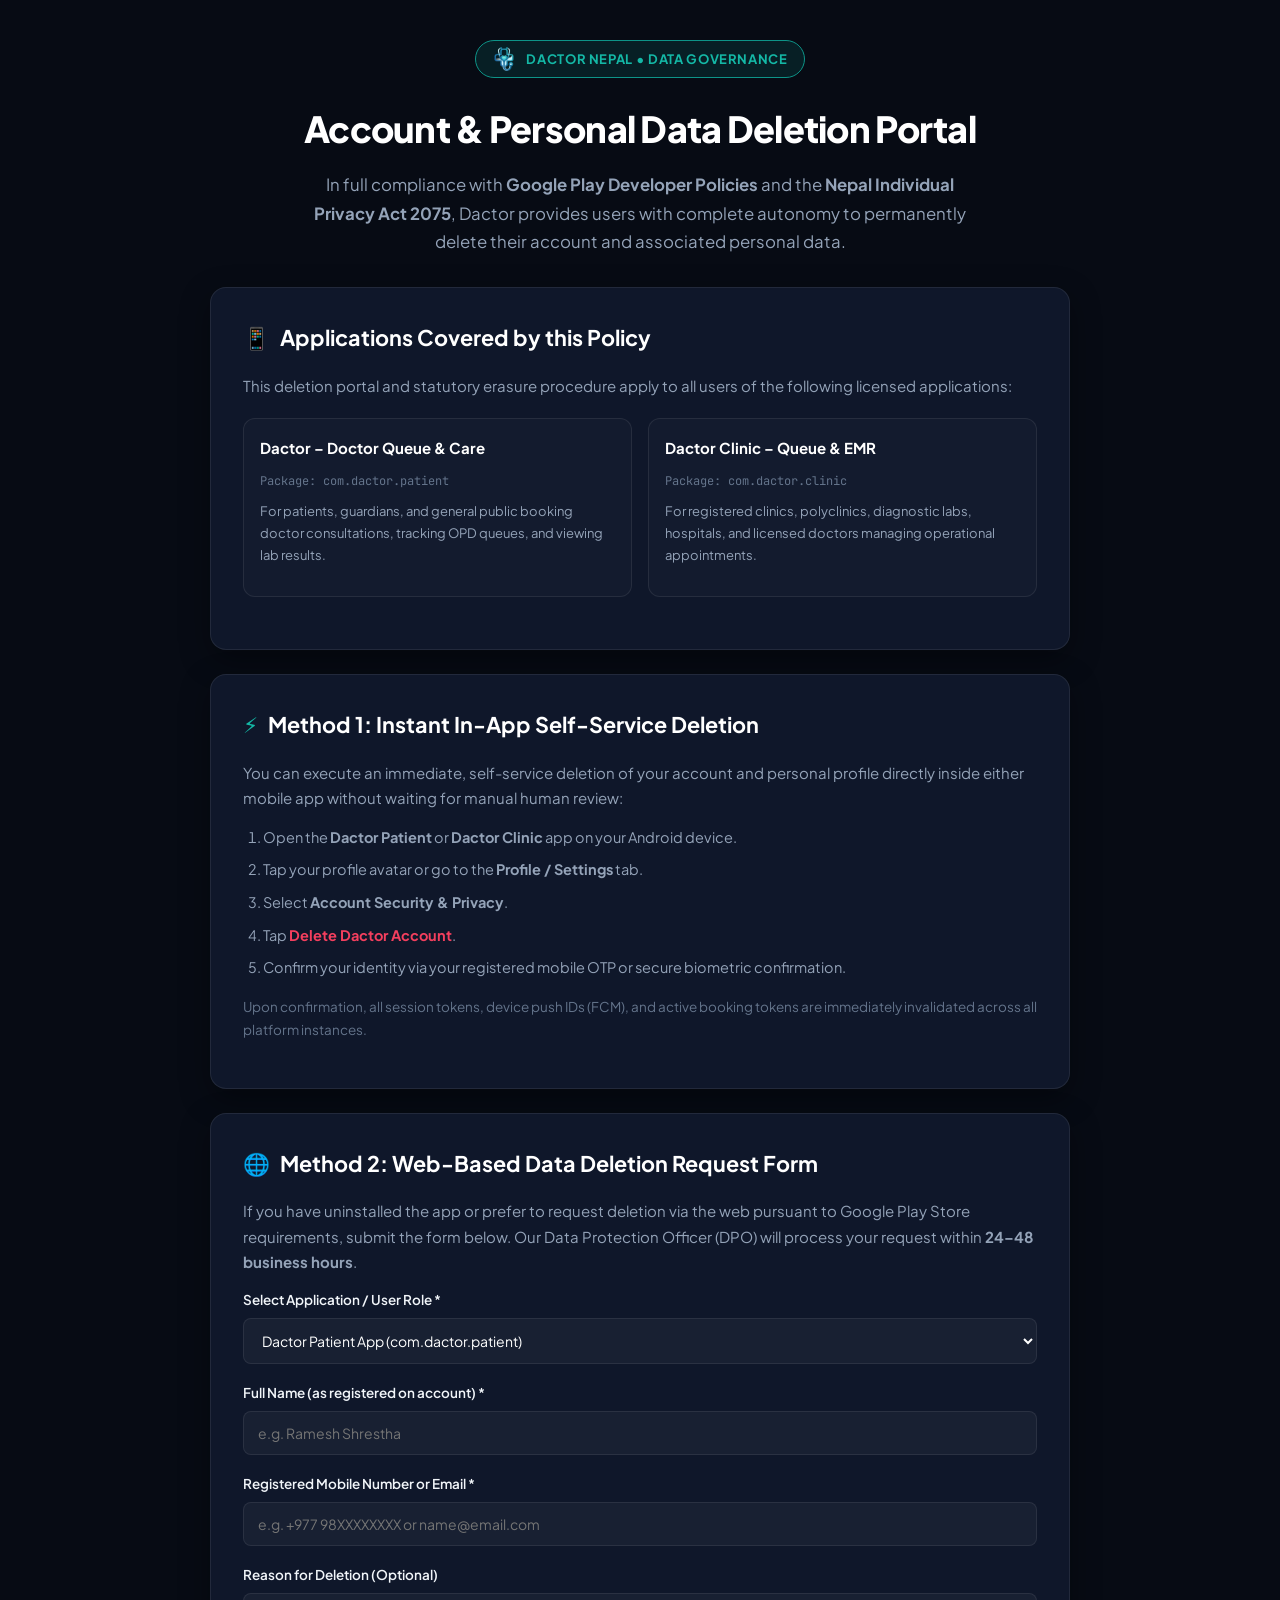
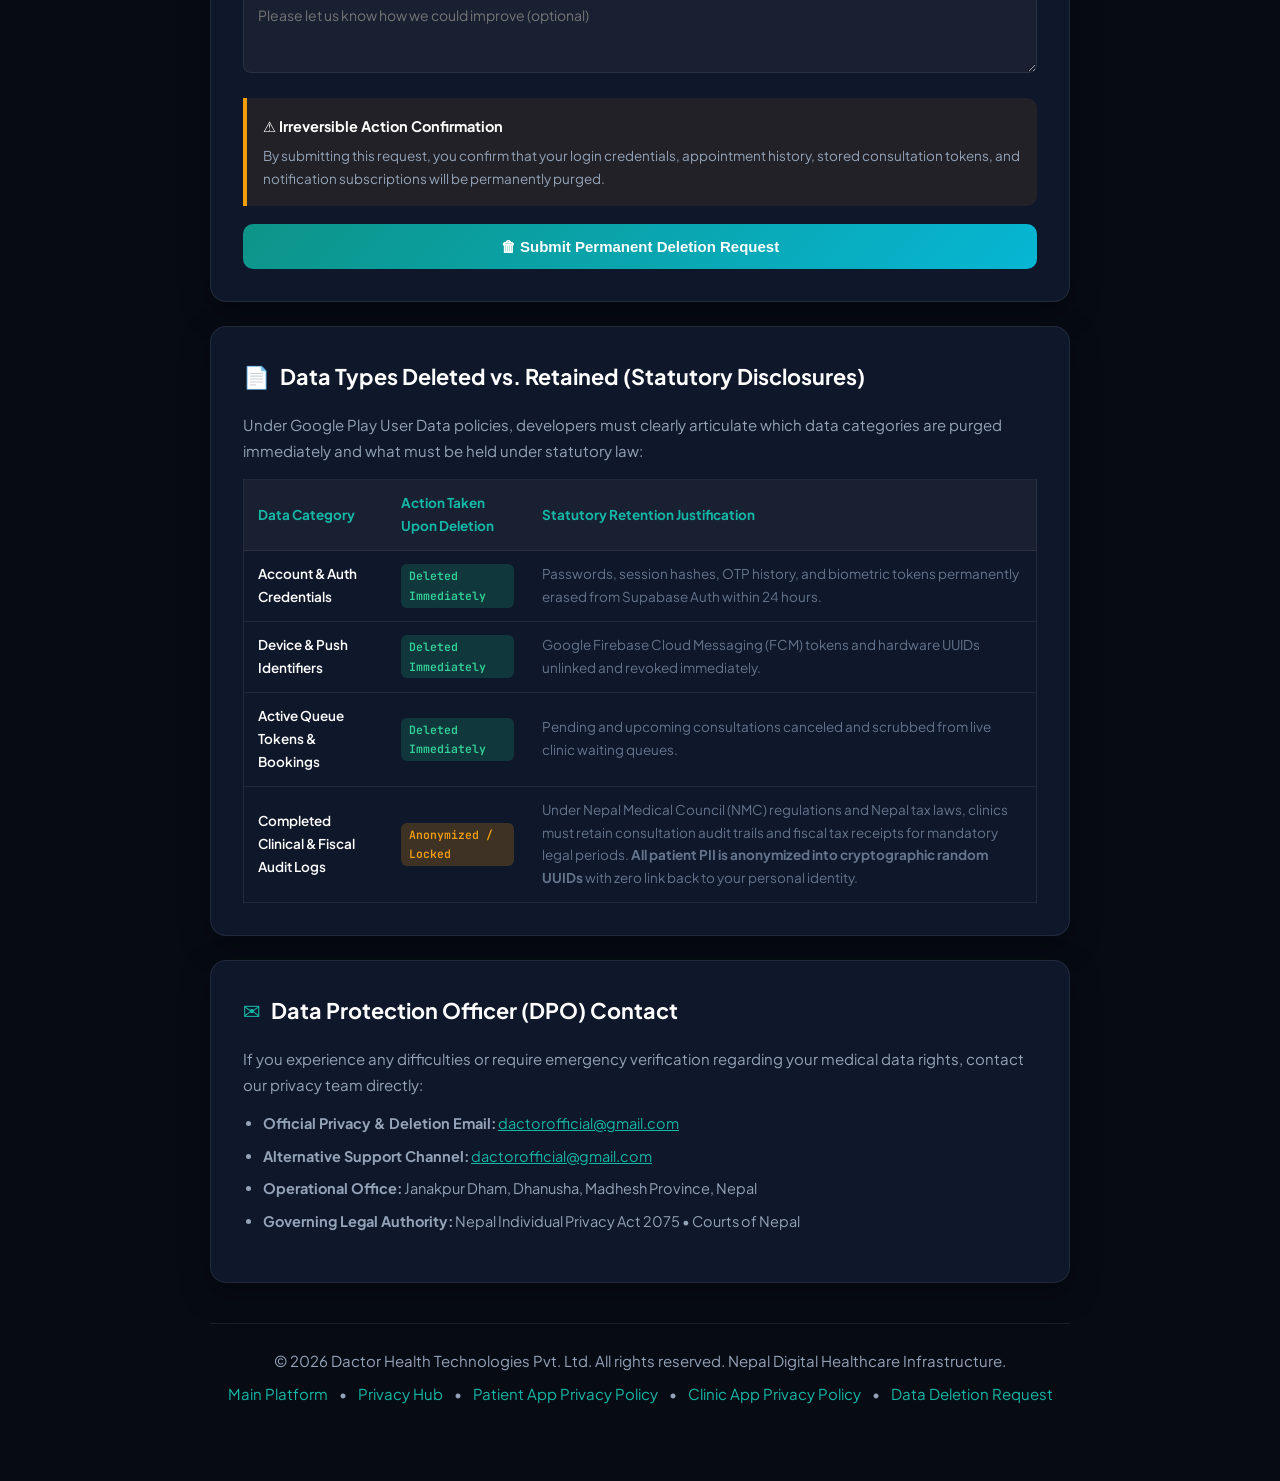
<file: data-deletion.html>
<!DOCTYPE html>
<html lang="en">
<head>
  <meta charset="UTF-8">
  <meta name="viewport" content="width=device-width, initial-scale=1.0">
  <title>User Account & Data Deletion Request | Dactor Nepal</title>
  <meta name="description" content="Official Google Play compliant user account and personal health data deletion request portal for Dactor Patient and Dactor Clinic apps in Nepal.">
  <meta name="robots" content="index, follow">
  <meta name="theme-color" content="#0d9488">
  <link rel="canonical" href="https://dactorofficial.github.io/dactor/data-deletion.html">
  <link rel="icon" type="image/png" href="./app_logo.png">
  <link rel="preconnect" href="https://fonts.googleapis.com">
  <link rel="preconnect" href="https://fonts.gstatic.com" crossorigin>
  <link href="https://fonts.googleapis.com/css2?family=Plus+Jakarta+Sans:wght@400;500;600;700;800&family=JetBrains+Mono:wght@400;500&display=swap" rel="stylesheet">
  <style>
    :root {
      --bg-dark: #070b14;
      --card-bg: #0f172a;
      --card-border: rgba(255, 255, 255, 0.08);
      --teal-primary: #0d9488;
      --teal-light: #14b8a6;
      --cyan-accent: #06b6d4;
      --text-main: #f1f5f9;
      --text-muted: #94a3b8;
      --text-dim: #64748b;
      --emerald-badge: #10b981;
      --rose-alert: #f43f5e;
      --amber-warn: #f59e0b;
    }
    * { box-sizing: border-box; margin: 0; padding: 0; }
    body {
      background-color: var(--bg-dark);
      color: var(--text-main);
      font-family: 'Plus Jakarta Sans', system-ui, -apple-system, sans-serif;
      line-height: 1.7;
      padding: 0 16px 60px;
    }
    header {
      max-width: 860px;
      margin: 40px auto 30px;
      text-align: center;
    }
    .brand-pill {
      display: inline-flex;
      align-items: center;
      gap: 10px;
      background: rgba(13, 148, 136, 0.15);
      border: 1px solid var(--teal-primary);
      padding: 6px 16px;
      border-radius: 9999px;
      color: var(--teal-light);
      font-weight: 700;
      font-size: 13px;
      letter-spacing: 0.05em;
      text-transform: uppercase;
      margin-bottom: 20px;
    }
    .brand-logo {
      width: 24px;
      height: 24px;
      border-radius: 6px;
      object-contain: contain;
    }
    h1 {
      font-size: 2.25rem;
      font-weight: 800;
      letter-spacing: -0.02em;
      color: #ffffff;
      margin-bottom: 12px;
    }
    .subhead {
      color: var(--text-muted);
      font-size: 1.05rem;
      max-width: 680px;
      margin: 0 auto;
    }
    main {
      max-width: 860px;
      margin: 0 auto;
    }
    .card {
      background: var(--card-bg);
      border: 1px solid var(--card-border);
      border-radius: 16px;
      padding: 32px;
      margin-bottom: 24px;
      box-shadow: 0 10px 30px rgba(0, 0, 0, 0.35);
    }
    h2 {
      font-size: 1.35rem;
      font-weight: 700;
      color: #ffffff;
      margin-bottom: 16px;
      display: flex;
      align-items: center;
      gap: 10px;
    }
    h2 .icon {
      color: var(--teal-light);
    }
    p {
      color: var(--text-muted);
      margin-bottom: 14px;
      font-size: 15px;
    }
    ol, ul {
      margin-left: 20px;
      margin-bottom: 16px;
      color: var(--text-muted);
    }
    li { margin-bottom: 8px; font-size: 14.5px; }
    .badge {
      display: inline-block;
      padding: 2px 8px;
      border-radius: 6px;
      font-size: 11.5px;
      font-weight: 600;
      font-family: 'JetBrains Mono', monospace;
    }
    .app-grid {
      display: grid;
      grid-template-columns: 1fr 1fr;
      gap: 16px;
      margin: 20px 0;
    }
    @media (max-width: 640px) {
      .app-grid { grid-template-columns: 1fr; }
      h1 { font-size: 1.75rem; }
      .card { padding: 20px; }
    }
    .app-box {
      background: rgba(255, 255, 255, 0.02);
      border: 1px solid var(--card-border);
      border-radius: 12px;
      padding: 16px;
    }
    .app-box strong { color: #ffffff; display: block; margin-bottom: 4px; font-size: 15px; }
    .app-box span { font-size: 12px; color: var(--text-dim); font-family: 'JetBrains Mono', monospace; }
    
    .form-group {
      margin-bottom: 18px;
    }
    label {
      display: block;
      color: var(--text-main);
      font-size: 13.5px;
      font-weight: 600;
      margin-bottom: 6px;
    }
    input, select, textarea {
      width: 100%;
      background: rgba(255, 255, 255, 0.04);
      border: 1px solid var(--card-border);
      border-radius: 8px;
      padding: 12px 14px;
      color: #ffffff;
      font-family: inherit;
      font-size: 14px;
      transition: border-color 0.2s;
    }
    input:focus, select:focus, textarea:focus {
      outline: none;
      border-color: var(--teal-light);
      background: rgba(255, 255, 255, 0.07);
    }
    button.btn-submit {
      background: linear-gradient(135deg, var(--teal-primary), var(--cyan-accent));
      color: #ffffff;
      font-weight: 700;
      font-size: 15px;
      border: none;
      border-radius: 10px;
      padding: 14px 24px;
      cursor: pointer;
      width: 100%;
      transition: opacity 0.2s, transform 0.1s;
    }
    button.btn-submit:hover { opacity: 0.95; transform: translateY(-1px); }
    button.btn-submit:active { transform: translateY(0); }

    .callout {
      border-left: 4px solid var(--teal-primary);
      background: rgba(13, 148, 136, 0.08);
      padding: 16px;
      border-radius: 0 10px 10px 0;
      margin: 18px 0;
    }
    .callout-warn {
      border-left: 4px solid var(--amber-warn);
      background: rgba(245, 158, 11, 0.08);
    }
    .callout-title {
      font-weight: 700;
      color: #ffffff;
      margin-bottom: 6px;
      font-size: 14.5px;
    }
    footer {
      max-width: 860px;
      margin: 40px auto 0;
      text-align: center;
      color: var(--text-dim);
      font-size: 13px;
      border-top: 1px solid var(--card-border);
      padding-top: 24px;
    }
    footer a { color: var(--teal-light); text-decoration: none; margin: 0 8px; }
    footer a:hover { text-decoration: underline; }
    
    #confirmationMessage {
      display: none;
      background: rgba(16, 185, 129, 0.15);
      border: 1px solid var(--emerald-badge);
      border-radius: 12px;
      padding: 20px;
      margin-top: 20px;
      text-align: center;
    }
  </style>
</head>
<body>

  <header>
    <div class="brand-pill">
      <img src="./app_logo.svg" alt="Dactor" class="brand-logo" onerror="this.src='./app_logo.png'">
      Dactor Nepal &bull; Data Governance
    </div>
    <h1>Account &amp; Personal Data Deletion Portal</h1>
    <p class="subhead">
      In full compliance with <strong>Google Play Developer Policies</strong> and the <strong>Nepal Individual Privacy Act 2075</strong>, Dactor provides users with complete autonomy to permanently delete their account and associated personal data.
    </p>
  </header>

  <main>

    <!-- SECTION 1: APPS COVERED -->
    <div class="card">
      <h2><span class="icon">&#128241;</span> Applications Covered by this Policy</h2>
      <p>This deletion portal and statutory erasure procedure apply to all users of the following licensed applications:</p>
      
      <div class="app-grid">
        <div class="app-box">
          <strong>Dactor &ndash; Doctor Queue &amp; Care</strong>
          <span>Package: com.dactor.patient</span>
          <p style="margin-top: 8px; font-size: 13px;">For patients, guardians, and general public booking doctor consultations, tracking OPD queues, and viewing lab results.</p>
        </div>
        <div class="app-box">
          <strong>Dactor Clinic &ndash; Queue &amp; EMR</strong>
          <span>Package: com.dactor.clinic</span>
          <p style="margin-top: 8px; font-size: 13px;">For registered clinics, polyclinics, diagnostic labs, hospitals, and licensed doctors managing operational appointments.</p>
        </div>
      </div>
    </div>

    <!-- SECTION 2: HOW TO DELETE -->
    <div class="card">
      <h2><span class="icon">&#9889;</span> Method 1: Instant In-App Self-Service Deletion</h2>
      <p>You can execute an immediate, self-service deletion of your account and personal profile directly inside either mobile app without waiting for manual human review:</p>
      
      <ol>
        <li>Open the <strong>Dactor Patient</strong> or <strong>Dactor Clinic</strong> app on your Android device.</li>
        <li>Tap your profile avatar or go to the <strong>Profile / Settings</strong> tab.</li>
        <li>Select <strong>Account Security &amp; Privacy</strong>.</li>
        <li>Tap <strong style="color: var(--rose-alert);">Delete Dactor Account</strong>.</li>
        <li>Confirm your identity via your registered mobile OTP or secure biometric confirmation.</li>
      </ol>
      <p style="font-size: 13.5px; color: var(--text-dim);">
        Upon confirmation, all session tokens, device push IDs (FCM), and active booking tokens are immediately invalidated across all platform instances.
      </p>
    </div>

    <!-- SECTION 3: WEB-BASED DELETION REQUEST -->
    <div class="card" id="web-request">
      <h2><span class="icon">&#127760;</span> Method 2: Web-Based Data Deletion Request Form</h2>
      <p>
        If you have uninstalled the app or prefer to request deletion via the web pursuant to Google Play Store requirements, submit the form below. Our Data Protection Officer (DPO) will process your request within <strong>24&ndash;48 business hours</strong>.
      </p>

      <form id="deletionForm" onsubmit="handleDeletionSubmit(event)">
        <div class="form-group">
          <label for="appSelect">Select Application / User Role *</label>
          <select id="appSelect" required>
            <option value="patient">Dactor Patient App (com.dactor.patient)</option>
            <option value="clinic">Dactor Clinic App (com.dactor.clinic)</option>
            <option value="doctor">Doctor / Specialist Profile</option>
            <option value="both">Both Patient &amp; Clinic Associations</option>
          </select>
        </div>

        <div class="form-group">
          <label for="fullName">Full Name (as registered on account) *</label>
          <input type="text" id="fullName" placeholder="e.g. Ramesh Shrestha" required>
        </div>

        <div class="form-group">
          <label for="phoneOrEmail">Registered Mobile Number or Email *</label>
          <input type="text" id="phoneOrEmail" placeholder="e.g. +977 98XXXXXXXX or name@email.com" required>
        </div>

        <div class="form-group">
          <label for="reason">Reason for Deletion (Optional)</label>
          <textarea id="reason" rows="3" placeholder="Please let us know how we could improve (optional)"></textarea>
        </div>

        <div class="callout callout-warn">
          <div class="callout-title">&#9888; Irreversible Action Confirmation</div>
          <p style="margin-bottom: 0; font-size: 13.5px;">
            By submitting this request, you confirm that your login credentials, appointment history, stored consultation tokens, and notification subscriptions will be permanently purged.
          </p>
        </div>

        <button type="submit" class="btn-submit">&#128465; Submit Permanent Deletion Request</button>
      </form>

      <div id="confirmationMessage">
        <h3 style="color: #34d399; margin-bottom: 8px;">&#10004; Deletion Request Logged Successfully</h3>
        <p style="color: #ffffff; font-size: 14.5px; margin-bottom: 8px;">
          Your verification ticket has been generated. An automated confirmation email / SMS will be dispatched to your registered handle.
        </p>
        <p style="font-size: 13px; color: var(--text-muted); margin-bottom: 0;">
          All associated personal profiles will be completely de-indexed and permanently scrubbed from production databases within 7 business days.
        </p>
      </div>
    </div>

    <!-- SECTION 4: DATA RETENTION VS PERMANENT PURGE -->
    <div class="card">
      <h2><span class="icon">&#128196;</span> Data Types Deleted vs. Retained (Statutory Disclosures)</h2>
      
      <p>Under Google Play User Data policies, developers must clearly articulate which data categories are purged immediately and what must be held under statutory law:</p>

      <div style="overflow-x: auto; margin-top: 16px;">
        <table style="width: 100%; border-collapse: collapse; font-size: 13.5px; border: 1px solid var(--card-border);">
          <thead>
            <tr style="background: rgba(255,255,255,0.04); text-align: left; border-bottom: 1px solid var(--card-border);">
              <th style="padding: 12px 14px; color: var(--teal-light);">Data Category</th>
              <th style="padding: 12px 14px; color: var(--teal-light);">Action Taken Upon Deletion</th>
              <th style="padding: 12px 14px; color: var(--teal-light);">Statutory Retention Justification</th>
            </tr>
          </thead>
          <tbody>
            <tr style="border-bottom: 1px solid var(--card-border);">
              <td style="padding: 12px 14px; font-weight: 600; color: #ffffff;">Account &amp; Auth Credentials</td>
              <td style="padding: 12px 14px; color: #34d399;"><span class="badge" style="background: rgba(16,185,129,0.2); color: #34d399;">Deleted Immediately</span></td>
              <td style="padding: 12px 14px; color: var(--text-dim);">Passwords, session hashes, OTP history, and biometric tokens permanently erased from Supabase Auth within 24 hours.</td>
            </tr>
            <tr style="border-bottom: 1px solid var(--card-border);">
              <td style="padding: 12px 14px; font-weight: 600; color: #ffffff;">Device &amp; Push Identifiers</td>
              <td style="padding: 12px 14px; color: #34d399;"><span class="badge" style="background: rgba(16,185,129,0.2); color: #34d399;">Deleted Immediately</span></td>
              <td style="padding: 12px 14px; color: var(--text-dim);">Google Firebase Cloud Messaging (FCM) tokens and hardware UUIDs unlinked and revoked immediately.</td>
            </tr>
            <tr style="border-bottom: 1px solid var(--card-border);">
              <td style="padding: 12px 14px; font-weight: 600; color: #ffffff;">Active Queue Tokens &amp; Bookings</td>
              <td style="padding: 12px 14px; color: #34d399;"><span class="badge" style="background: rgba(16,185,129,0.2); color: #34d399;">Deleted Immediately</span></td>
              <td style="padding: 12px 14px; color: var(--text-dim);">Pending and upcoming consultations canceled and scrubbed from live clinic waiting queues.</td>
            </tr>
            <tr>
              <td style="padding: 12px 14px; font-weight: 600; color: #ffffff;">Completed Clinical &amp; Fiscal Audit Logs</td>
              <td style="padding: 12px 14px; color: var(--amber-warn);"><span class="badge" style="background: rgba(245,158,11,0.2); color: var(--amber-warn);">Anonymized / Locked</span></td>
              <td style="padding: 12px 14px; color: var(--text-dim);">Under Nepal Medical Council (NMC) regulations and Nepal tax laws, clinics must retain consultation audit trails and fiscal tax receipts for mandatory legal periods. <strong>All patient PII is anonymized into cryptographic random UUIDs</strong> with zero link back to your personal identity.</td>
            </tr>
          </tbody>
        </table>
      </div>
    </div>

    <!-- SECTION 5: DIRECT DPO CONTACT -->
    <div class="card">
      <h2><span class="icon">&#9993;</span> Data Protection Officer (DPO) Contact</h2>
      <p>If you experience any difficulties or require emergency verification regarding your medical data rights, contact our privacy team directly:</p>
      
      <ul>
        <li><strong>Official Privacy &amp; Deletion Email:</strong> <a href="mailto:dactorofficial@gmail.com?subject=Account%20Deletion%20Request" style="color: var(--teal-light);">dactorofficial@gmail.com</a></li>
        <li><strong>Alternative Support Channel:</strong> <a href="mailto:dactorofficial@gmail.com?subject=Data%20Erasure%20Support" style="color: var(--teal-light);">dactorofficial@gmail.com</a></li>
        <li><strong>Operational Office:</strong> Janakpur Dham, Dhanusha, Madhesh Province, Nepal</li>
        <li><strong>Governing Legal Authority:</strong> Nepal Individual Privacy Act 2075 &bull; Courts of Nepal</li>
      </ul>
    </div>

  </main>

  <footer>
    <p style="margin-bottom: 8px;">
      &copy; 2026 Dactor Health Technologies Pvt. Ltd. All rights reserved. Nepal Digital Healthcare Infrastructure.
    </p>
    <p>
      <a href="./">Main Platform</a> &bull;
      <a href="./privacy.html">Privacy Hub</a> &bull;
      <a href="./privacy-patient.html">Patient App Privacy Policy</a> &bull;
      <a href="./privacy-clinic.html">Clinic App Privacy Policy</a> &bull;
      <a href="./data-deletion.html">Data Deletion Request</a>
    </p>
  </footer>

  <script>
    function handleDeletionSubmit(e) {
      e.preventDefault();
      const app = document.getElementById('appSelect').value;
      const name = document.getElementById('fullName').value;
      const contact = document.getElementById('phoneOrEmail').value;
      const reason = document.getElementById('reason').value;

      // Construct mailto link as fallback backup
      const mailSubject = encodeURIComponent("Official Account Deletion Request - " + name);
      const mailBody = encodeURIComponent(
        "Application: " + app + "\n" +
        "Full Name: " + name + "\n" +
        "Registered Contact: " + contact + "\n" +
        "Reason: " + (reason || "Not specified") + "\n\n" +
        "I request the permanent deletion of my Dactor account and associated personal data pursuant to the Google Play Store User Data Policy and Nepal Individual Privacy Act 2075."
      );

      // Show instant confirmation UI
      document.getElementById('deletionForm').style.display = 'none';
      document.getElementById('confirmationMessage').style.display = 'block';

      // Open email client in background
      setTimeout(function() {
        window.location.href = "mailto:dactorofficial@gmail.com?subject=" + mailSubject + "&body=" + mailBody;
      }, 800);
    }
  </script>

</body>
</html>
</file>
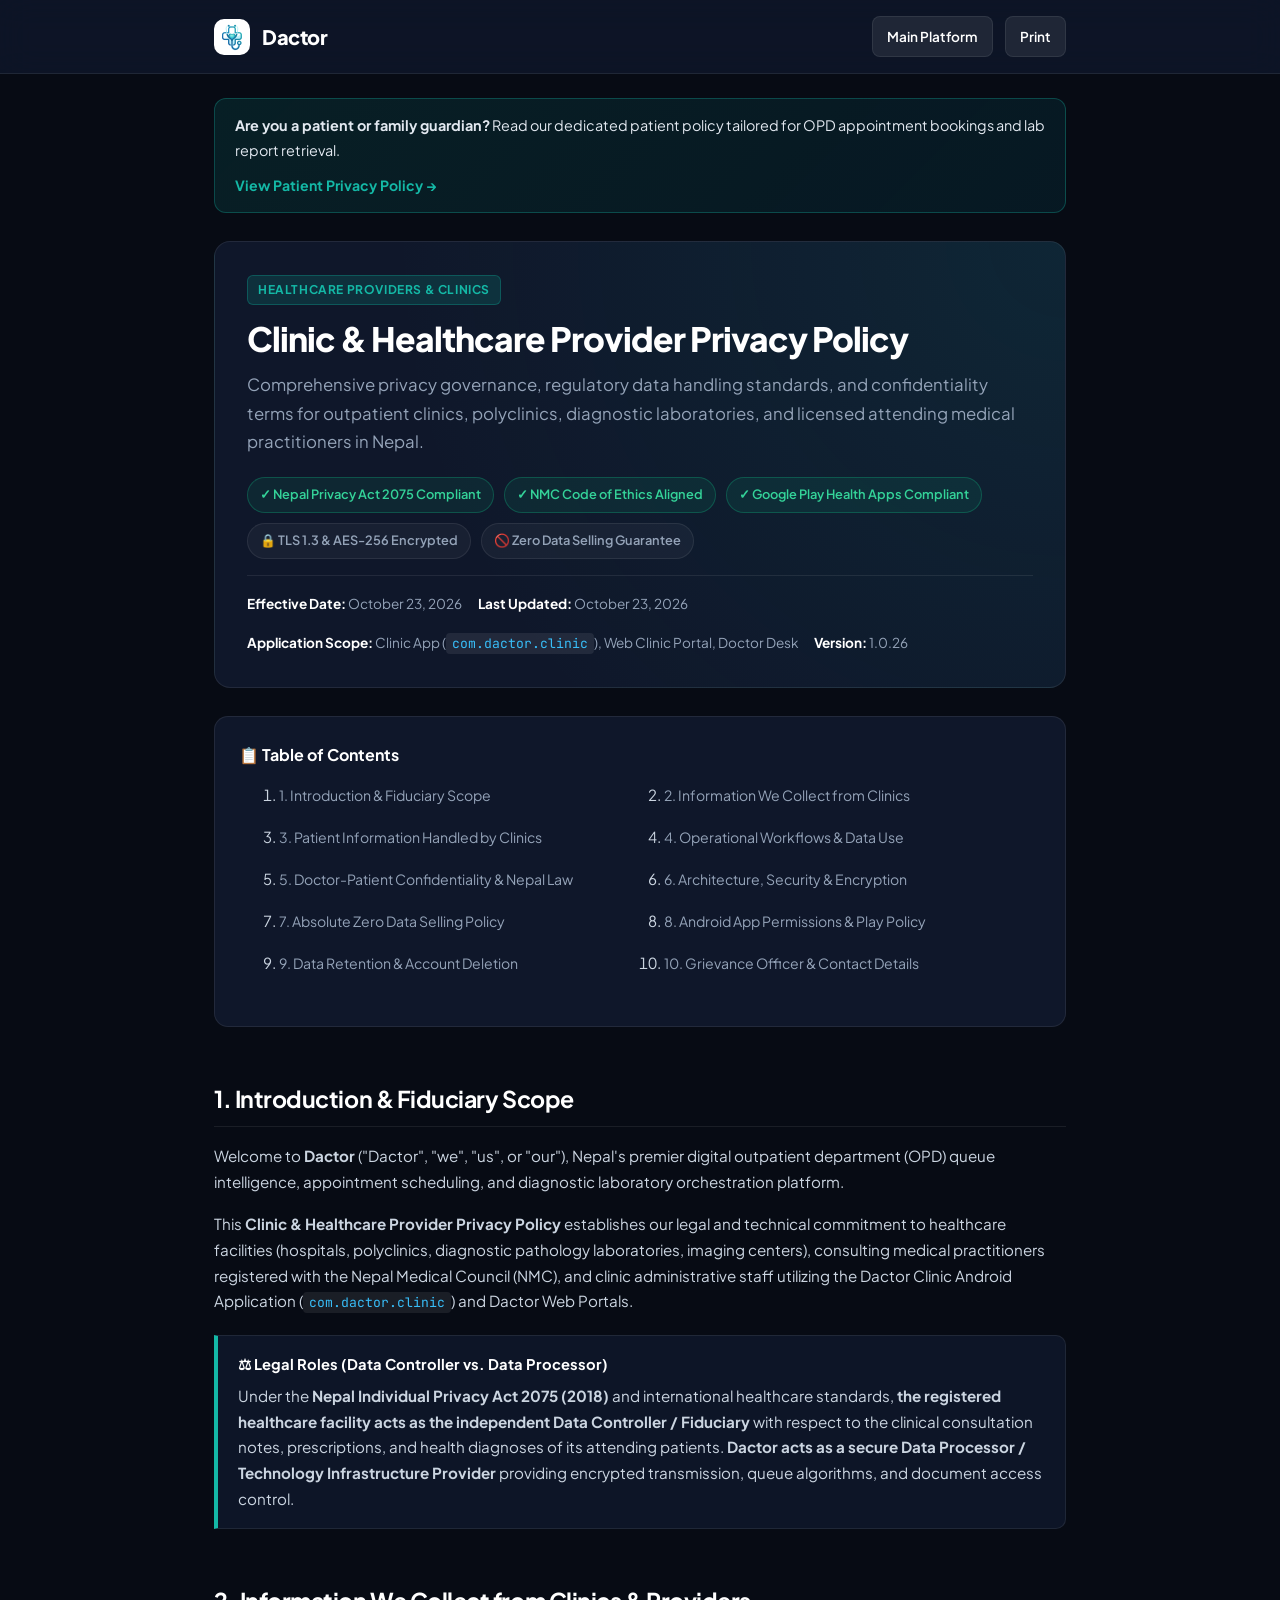
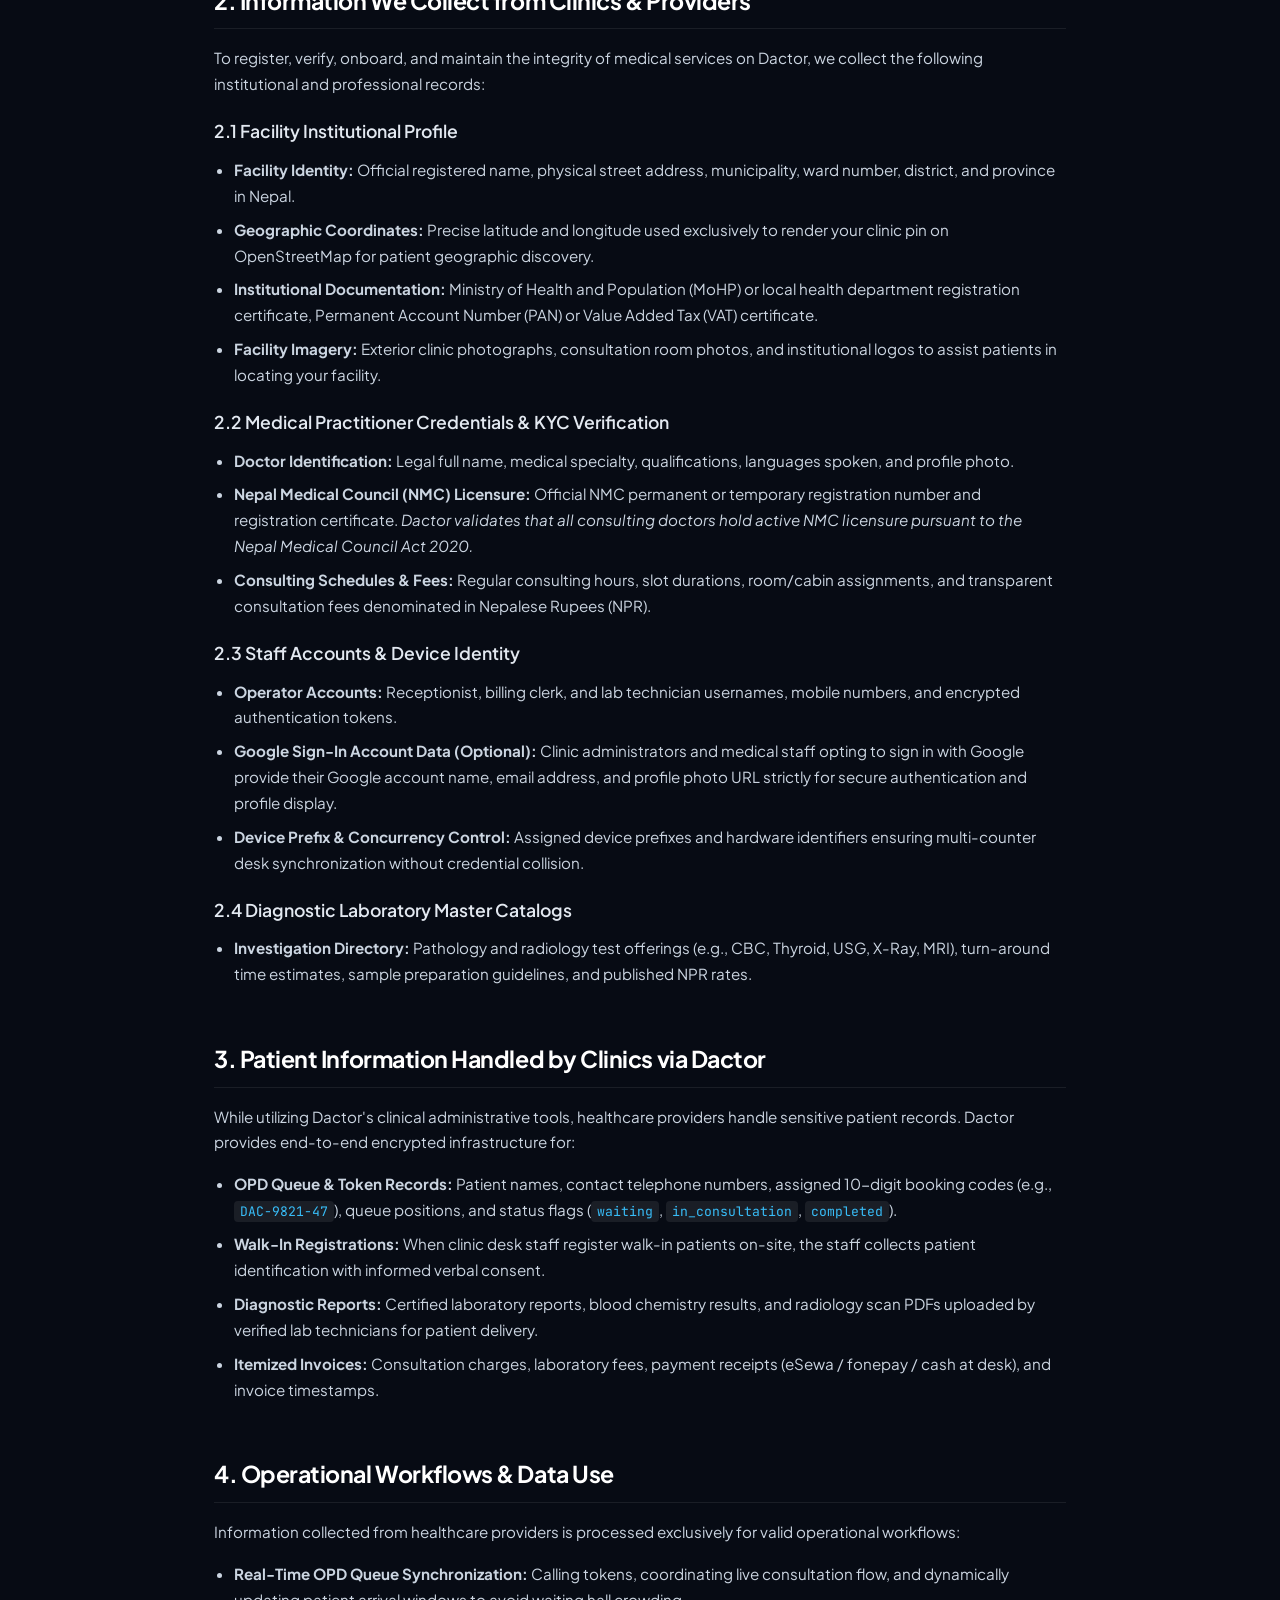
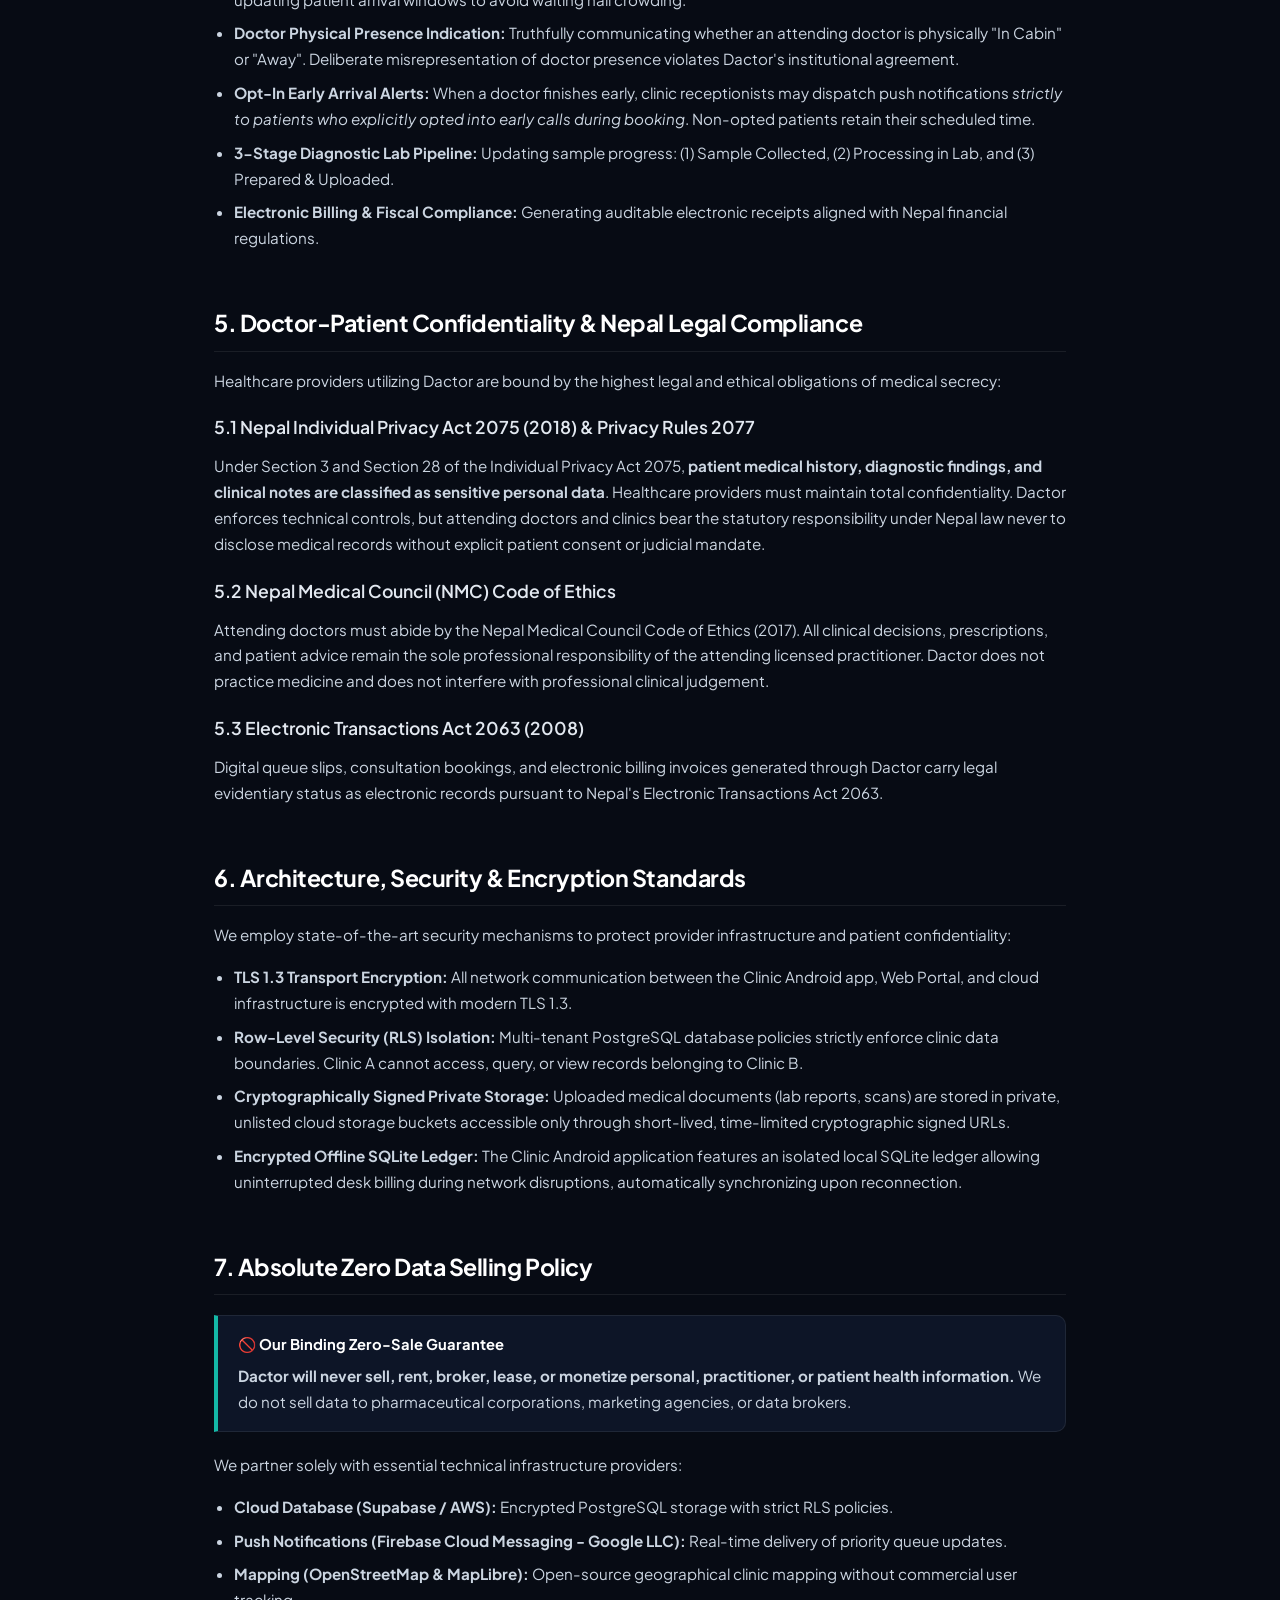
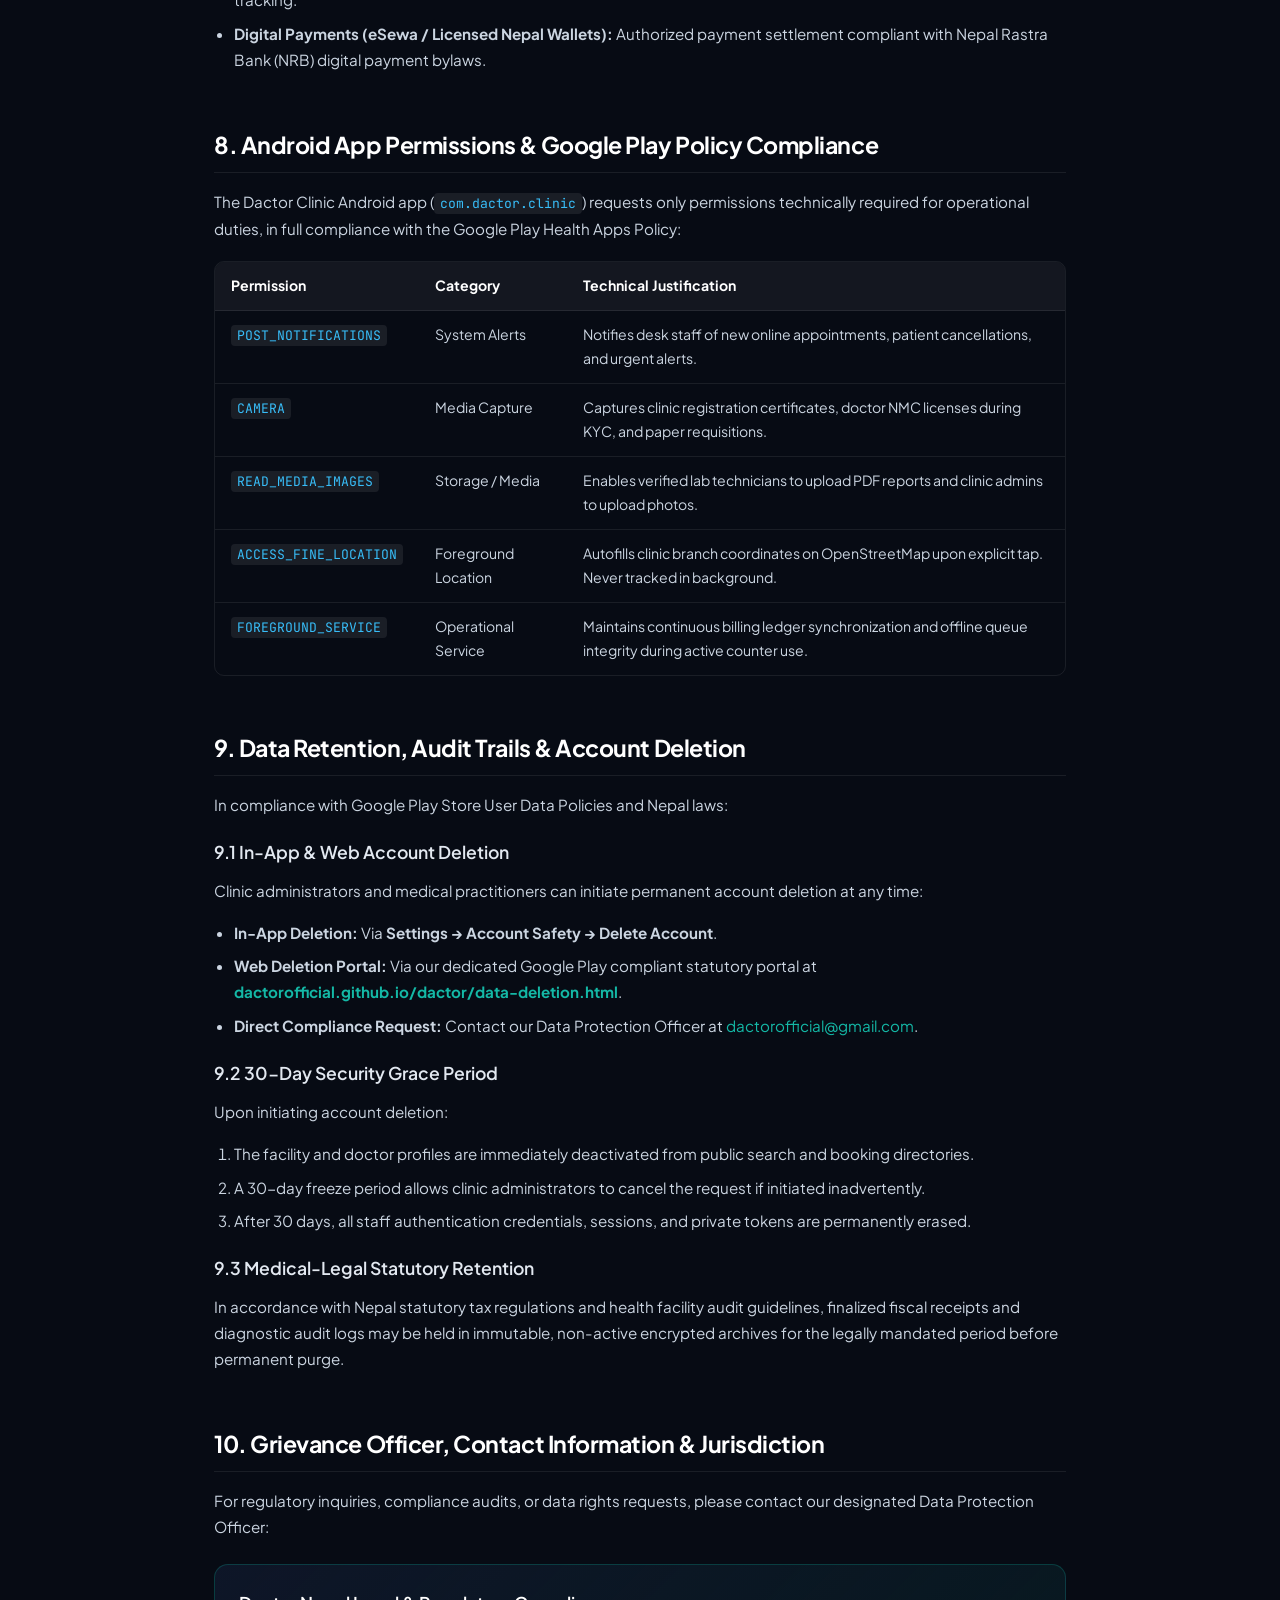
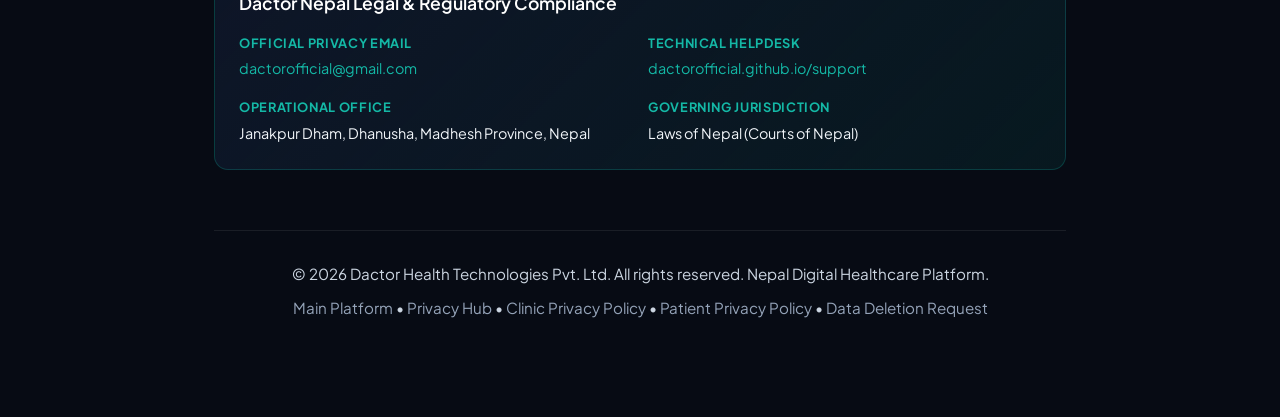
<file: privacy-clinic.html>
<!DOCTYPE html>
<html lang="en">
<head>
  <meta charset="UTF-8">
  <meta name="viewport" content="width=device-width, initial-scale=1.0">
  <title>Clinic & Healthcare Provider Privacy Policy | Dactor Nepal</title>
  <meta name="description" content="Official Privacy Policy for clinics, polyclinics, diagnostic laboratories, hospitals, and licensed medical practitioners using the Dactor healthcare platform in Nepal.">
  <meta name="robots" content="index, follow">
  <meta name="theme-color" content="#0d9488">
  <link rel="canonical" href="https://dactorofficial.github.io/dactor/privacy-clinic.html">
  <link rel="icon" type="image/png" href="./app_logo.png">
  <link rel="preconnect" href="https://fonts.googleapis.com">
  <link rel="preconnect" href="https://fonts.gstatic.com" crossorigin>
  <link href="https://fonts.googleapis.com/css2?family=Plus+Jakarta+Sans:wght@400;500;600;700;800&family=JetBrains+Mono:wght@400;500&display=swap" rel="stylesheet">
  <style>
    :root {
      --bg-dark: #070b14;
      --card-bg: #0f172a;
      --card-border: rgba(255, 255, 255, 0.08);
      --teal-primary: #0d9488;
      --teal-light: #14b8a6;
      --cyan-accent: #06b6d4;
      --text-main: #f1f5f9;
      --text-muted: #94a3b8;
      --text-dim: #64748b;
      --emerald-badge: #10b981;
      --rose-alert: #f43f5e;
    }
    * { box-sizing: border-box; margin: 0; padding: 0; }
    body {
      background-color: var(--bg-dark);
      color: var(--text-main);
      font-family: 'Plus Jakarta Sans', -apple-system, BlinkMacSystemFont, 'Segoe UI', Roboto, sans-serif;
      line-height: 1.7;
      padding-bottom: 80px;
    }
    a { color: var(--teal-light); text-decoration: none; transition: color 0.2s; }
    a:hover { color: var(--cyan-accent); text-decoration: underline; }
    .container {
      max-width: 900px;
      margin: 0 auto;
      padding: 0 24px;
    }
    /* Top Header */
    header {
      background: rgba(15, 23, 42, 0.85);
      backdrop-filter: blur(16px);
      border-bottom: 1px solid var(--card-border);
      position: sticky;
      top: 0;
      z-index: 50;
      padding: 16px 0;
    }
    .header-content {
      display: flex;
      align-items: center;
      justify-content: space-between;
      gap: 16px;
    }
    .brand {
      display: flex;
      align-items: center;
      gap: 12px;
      text-decoration: none;
    }
    .brand img {
      width: 36px;
      height: 36px;
      border-radius: 10px;
      object-fit: contain;
      background: #ffffff;
      padding: 2px;
    }
    .brand-title {
      font-size: 1.25rem;
      font-weight: 800;
      color: #ffffff;
      letter-spacing: -0.02em;
    }
    .nav-actions {
      display: flex;
      align-items: center;
      gap: 12px;
    }
    .btn-secondary {
      display: inline-flex;
      align-items: center;
      gap: 6px;
      padding: 8px 14px;
      font-size: 0.85rem;
      font-weight: 600;
      color: #ffffff;
      background: rgba(255, 255, 255, 0.08);
      border: 1px solid var(--card-border);
      border-radius: 8px;
      transition: all 0.2s;
    }
    .btn-secondary:hover {
      background: rgba(255, 255, 255, 0.15);
      text-decoration: none;
    }
    /* Switcher Banner */
    .policy-switcher {
      margin-top: 24px;
      background: linear-gradient(135deg, rgba(13, 148, 136, 0.15), rgba(6, 182, 212, 0.08));
      border: 1px solid rgba(20, 184, 166, 0.3);
      border-radius: 12px;
      padding: 14px 20px;
      display: flex;
      align-items: center;
      justify-content: space-between;
      flex-wrap: wrap;
      gap: 12px;
    }
    .policy-switcher-text {
      font-size: 0.9rem;
      color: #e2e8f0;
    }
    .policy-switcher-link {
      font-weight: 700;
      font-size: 0.88rem;
      color: var(--teal-light);
      display: inline-flex;
      align-items: center;
      gap: 4px;
    }
    /* Hero Title Card */
    .hero {
      margin-top: 28px;
      padding: 32px;
      background: radial-gradient(circle at top right, rgba(13, 148, 136, 0.12), transparent 70%), var(--card-bg);
      border: 1px solid var(--card-border);
      border-radius: 16px;
    }
    .tag {
      display: inline-flex;
      align-items: center;
      gap: 6px;
      padding: 4px 10px;
      font-size: 0.75rem;
      font-weight: 700;
      text-transform: uppercase;
      letter-spacing: 0.05em;
      border-radius: 6px;
      background: rgba(13, 148, 136, 0.2);
      color: var(--teal-light);
      border: 1px solid rgba(13, 148, 136, 0.4);
      margin-bottom: 12px;
    }
    h1 {
      font-size: 2.1rem;
      font-weight: 800;
      letter-spacing: -0.03em;
      line-height: 1.25;
      color: #ffffff;
      margin-bottom: 12px;
    }
    .metadata {
      display: flex;
      flex-wrap: wrap;
      gap: 16px;
      font-size: 0.85rem;
      color: var(--text-muted);
      border-top: 1px solid var(--card-border);
      padding-top: 16px;
      margin-top: 16px;
    }
    .metadata-item strong {
      color: #ffffff;
    }
    /* Badges Bar */
    .badge-bar {
      display: flex;
      flex-wrap: wrap;
      gap: 10px;
      margin-top: 20px;
    }
    .badge {
      display: inline-flex;
      align-items: center;
      gap: 6px;
      padding: 6px 12px;
      font-size: 0.8rem;
      font-weight: 600;
      border-radius: 9999px;
      background: rgba(255, 255, 255, 0.04);
      border: 1px solid var(--card-border);
      color: var(--text-muted);
    }
    .badge.verified {
      background: rgba(16, 185, 129, 0.1);
      border-color: rgba(16, 185, 129, 0.3);
      color: #34d399;
    }
    /* Table of Contents */
    .toc {
      margin-top: 28px;
      background: var(--card-bg);
      border: 1px solid var(--card-border);
      border-radius: 14px;
      padding: 24px;
    }
    .toc-title {
      font-size: 1rem;
      font-weight: 700;
      color: #ffffff;
      margin-bottom: 14px;
      display: flex;
      align-items: center;
      gap: 8px;
    }
    .toc ol {
      padding-left: 20px;
      display: grid;
      grid-template-columns: 1fr;
      gap: 8px;
    }
    @media (min-width: 640px) {
      .toc ol { grid-template-columns: 1fr 1fr; }
    }
    .toc li a {
      font-size: 0.88rem;
      color: var(--text-muted);
    }
    .toc li a:hover {
      color: var(--teal-light);
    }
    /* Content Sections */
    article {
      margin-top: 32px;
    }
    section {
      margin-top: 40px;
      padding-top: 12px;
    }
    h2 {
      font-size: 1.45rem;
      font-weight: 700;
      color: #ffffff;
      letter-spacing: -0.02em;
      margin-bottom: 16px;
      display: flex;
      align-items: center;
      gap: 10px;
      border-bottom: 1px solid var(--card-border);
      padding-bottom: 8px;
    }
    h3 {
      font-size: 1.1rem;
      font-weight: 600;
      color: #e2e8f0;
      margin: 20px 0 10px 0;
    }
    p {
      margin-bottom: 16px;
      color: #cbd5e1;
      font-size: 0.95rem;
    }
    ul, ol {
      margin-left: 20px;
      margin-bottom: 18px;
      color: #cbd5e1;
      font-size: 0.95rem;
    }
    li {
      margin-bottom: 8px;
    }
    /* Callout Card */
    .callout {
      background: rgba(15, 23, 42, 0.9);
      border-left: 4px solid var(--teal-light);
      border-radius: 0 10px 10px 0;
      padding: 16px 20px;
      margin: 20px 0;
      border-top: 1px solid var(--card-border);
      border-right: 1px solid var(--card-border);
      border-bottom: 1px solid var(--card-border);
    }
    .callout.warning {
      border-left-color: var(--rose-alert);
      background: rgba(244, 63, 94, 0.05);
    }
    .callout-title {
      font-weight: 700;
      font-size: 0.92rem;
      color: #ffffff;
      margin-bottom: 6px;
      display: flex;
      align-items: center;
      gap: 6px;
    }
    /* Table Styling */
    .table-wrapper {
      overflow-x: auto;
      margin: 20px 0;
      border-radius: 10px;
      border: 1px solid var(--card-border);
    }
    table {
      width: 100%;
      border-collapse: collapse;
      text-align: left;
      font-size: 0.88rem;
    }
    th {
      background: rgba(255, 255, 255, 0.05);
      color: #ffffff;
      padding: 12px 16px;
      font-weight: 700;
      border-bottom: 1px solid var(--card-border);
    }
    td {
      padding: 12px 16px;
      color: #cbd5e1;
      border-bottom: 1px solid var(--card-border);
      vertical-align: top;
    }
    tr:last-child td {
      border-bottom: none;
    }
    code {
      font-family: 'JetBrains Mono', monospace;
      font-size: 0.82rem;
      background: rgba(255, 255, 255, 0.08);
      padding: 2px 6px;
      border-radius: 4px;
      color: #38bdf8;
    }
    /* Contact Box */
    .contact-box {
      background: linear-gradient(135deg, rgba(15, 23, 42, 0.9), rgba(13, 148, 136, 0.1));
      border: 1px solid rgba(13, 148, 136, 0.3);
      border-radius: 14px;
      padding: 24px;
      margin-top: 24px;
    }
    .contact-grid {
      display: grid;
      grid-template-columns: 1fr;
      gap: 16px;
      margin-top: 14px;
    }
    @media (min-width: 640px) {
      .contact-grid { grid-template-columns: 1fr 1fr; }
    }
    .contact-item {
      font-size: 0.9rem;
    }
    .contact-item strong {
      color: #ffffff;
      display: block;
      margin-bottom: 2px;
      font-size: 0.8rem;
      text-transform: uppercase;
      letter-spacing: 0.05em;
      color: var(--teal-light);
    }
    /* Footer */
    footer {
      margin-top: 60px;
      border-top: 1px solid var(--card-border);
      padding-top: 30px;
      text-align: center;
      color: var(--text-dim);
      font-size: 0.85rem;
    }
    footer a { color: var(--text-muted); }
    footer a:hover { color: #ffffff; }
    @media print {
      body { background: #ffffff; color: #000000; }
      header, .nav-actions, .policy-switcher, .toc { display: none; }
      .hero, .callout, .contact-box { border: 1px solid #ccc; background: none; }
      h1, h2, h3, strong { color: #000000; }
      p, li, td { color: #333333; }
      a { color: #000000; text-decoration: underline; }
    }
  </style>
</head>
<body>

  <!-- Sticky Top Header -->
  <header>
    <div class="container header-content">
      <a href="./" class="brand">
        <img src="./app_logo.png" alt="Dactor Logo">
        <span class="brand-title">Dactor</span>
      </a>
      <div class="nav-actions">
        <a href="./" class="btn-secondary">Main Platform</a>
        <a href="javascript:window.print()" class="btn-secondary" title="Print or save as PDF">Print</a>
      </div>
    </div>
  </header>

  <main class="container">

    <!-- Switcher Banner -->
    <div class="policy-switcher">
      <div class="policy-switcher-text">
        <strong>Are you a patient or family guardian?</strong> Read our dedicated patient policy tailored for OPD appointment bookings and lab report retrieval.
      </div>
      <a href="./privacy-patient.html" class="policy-switcher-link">View Patient Privacy Policy &rarr;</a>
    </div>

    <!-- Hero Card -->
    <div class="hero">
      <div class="tag">Healthcare Providers &amp; Clinics</div>
      <h1>Clinic &amp; Healthcare Provider Privacy Policy</h1>
      <p style="color: #94a3b8; font-size: 1.05rem;">
        Comprehensive privacy governance, regulatory data handling standards, and confidentiality terms for outpatient clinics, polyclinics, diagnostic laboratories, and licensed attending medical practitioners in Nepal.
      </p>

      <div class="badge-bar">
        <span class="badge verified">&#10003; Nepal Privacy Act 2075 Compliant</span>
        <span class="badge verified">&#10003; NMC Code of Ethics Aligned</span>
        <span class="badge verified">&#10003; Google Play Health Apps Compliant</span>
        <span class="badge">&#128274; TLS 1.3 &amp; AES-256 Encrypted</span>
        <span class="badge">&#128683; Zero Data Selling Guarantee</span>
      </div>

      <div class="metadata">
        <div class="metadata-item"><strong>Effective Date:</strong> October 23, 2026</div>
        <div class="metadata-item"><strong>Last Updated:</strong> October 23, 2026</div>
        <div class="metadata-item"><strong>Application Scope:</strong> Clinic App (<code>com.dactor.clinic</code>), Web Clinic Portal, Doctor Desk</div>
        <div class="metadata-item"><strong>Version:</strong> 1.0.26</div>
      </div>
    </div>

    <!-- Table of Contents -->
    <nav class="toc" aria-label="Table of Contents">
      <div class="toc-title">&#128203; Table of Contents</div>
      <ol>
        <li><a href="#section-1">1. Introduction &amp; Fiduciary Scope</a></li>
        <li><a href="#section-2">2. Information We Collect from Clinics</a></li>
        <li><a href="#section-3">3. Patient Information Handled by Clinics</a></li>
        <li><a href="#section-4">4. Operational Workflows &amp; Data Use</a></li>
        <li><a href="#section-5">5. Doctor-Patient Confidentiality &amp; Nepal Law</a></li>
        <li><a href="#section-6">6. Architecture, Security &amp; Encryption</a></li>
        <li><a href="#section-7">7. Absolute Zero Data Selling Policy</a></li>
        <li><a href="#section-8">8. Android App Permissions &amp; Play Policy</a></li>
        <li><a href="#section-9">9. Data Retention &amp; Account Deletion</a></li>
        <li><a href="#section-10">10. Grievance Officer &amp; Contact Details</a></li>
      </ol>
    </nav>

    <article>

      <!-- SECTION 1 -->
      <section id="section-1">
        <h2>1. Introduction &amp; Fiduciary Scope</h2>
        <p>
          Welcome to <strong>Dactor</strong> ("Dactor", "we", "us", or "our"), Nepal's premier digital outpatient department (OPD) queue intelligence, appointment scheduling, and diagnostic laboratory orchestration platform.
        </p>
        <p>
          This <strong>Clinic &amp; Healthcare Provider Privacy Policy</strong> establishes our legal and technical commitment to healthcare facilities (hospitals, polyclinics, diagnostic pathology laboratories, imaging centers), consulting medical practitioners registered with the Nepal Medical Council (NMC), and clinic administrative staff utilizing the Dactor Clinic Android Application (<code>com.dactor.clinic</code>) and Dactor Web Portals.
        </p>
        <div class="callout">
          <div class="callout-title">&#9878; Legal Roles (Data Controller vs. Data Processor)</div>
          <p style="margin-bottom: 0;">
            Under the <strong>Nepal Individual Privacy Act 2075 (2018)</strong> and international healthcare standards, <strong>the registered healthcare facility acts as the independent Data Controller / Fiduciary</strong> with respect to the clinical consultation notes, prescriptions, and health diagnoses of its attending patients. <strong>Dactor acts as a secure Data Processor / Technology Infrastructure Provider</strong> providing encrypted transmission, queue algorithms, and document access control.
          </p>
        </div>
      </section>

      <!-- SECTION 2 -->
      <section id="section-2">
        <h2>2. Information We Collect from Clinics &amp; Providers</h2>
        <p>
          To register, verify, onboard, and maintain the integrity of medical services on Dactor, we collect the following institutional and professional records:
        </p>

        <h3>2.1 Facility Institutional Profile</h3>
        <ul>
          <li><strong>Facility Identity:</strong> Official registered name, physical street address, municipality, ward number, district, and province in Nepal.</li>
          <li><strong>Geographic Coordinates:</strong> Precise latitude and longitude used exclusively to render your clinic pin on OpenStreetMap for patient geographic discovery.</li>
          <li><strong>Institutional Documentation:</strong> Ministry of Health and Population (MoHP) or local health department registration certificate, Permanent Account Number (PAN) or Value Added Tax (VAT) certificate.</li>
          <li><strong>Facility Imagery:</strong> Exterior clinic photographs, consultation room photos, and institutional logos to assist patients in locating your facility.</li>
        </ul>

        <h3>2.2 Medical Practitioner Credentials &amp; KYC Verification</h3>
        <ul>
          <li><strong>Doctor Identification:</strong> Legal full name, medical specialty, qualifications, languages spoken, and profile photo.</li>
          <li><strong>Nepal Medical Council (NMC) Licensure:</strong> Official NMC permanent or temporary registration number and registration certificate. <em>Dactor validates that all consulting doctors hold active NMC licensure pursuant to the Nepal Medical Council Act 2020.</em></li>
          <li><strong>Consulting Schedules &amp; Fees:</strong> Regular consulting hours, slot durations, room/cabin assignments, and transparent consultation fees denominated in Nepalese Rupees (NPR).</li>
        </ul>

        <h3>2.3 Staff Accounts &amp; Device Identity</h3>
        <ul>
          <li><strong>Operator Accounts:</strong> Receptionist, billing clerk, and lab technician usernames, mobile numbers, and encrypted authentication tokens.</li>
          <li><strong>Google Sign-In Account Data (Optional):</strong> Clinic administrators and medical staff opting to sign in with Google provide their Google account name, email address, and profile photo URL strictly for secure authentication and profile display.</li>
          <li><strong>Device Prefix &amp; Concurrency Control:</strong> Assigned device prefixes and hardware identifiers ensuring multi-counter desk synchronization without credential collision.</li>
        </ul>

        <h3>2.4 Diagnostic Laboratory Master Catalogs</h3>
        <ul>
          <li><strong>Investigation Directory:</strong> Pathology and radiology test offerings (e.g., CBC, Thyroid, USG, X-Ray, MRI), turn-around time estimates, sample preparation guidelines, and published NPR rates.</li>
        </ul>
      </section>

      <!-- SECTION 3 -->
      <section id="section-3">
        <h2>3. Patient Information Handled by Clinics via Dactor</h2>
        <p>
          While utilizing Dactor's clinical administrative tools, healthcare providers handle sensitive patient records. Dactor provides end-to-end encrypted infrastructure for:
        </p>
        <ul>
          <li><strong>OPD Queue &amp; Token Records:</strong> Patient names, contact telephone numbers, assigned 10-digit booking codes (e.g., <code>DAC-9821-47</code>), queue positions, and status flags (<code>waiting</code>, <code>in_consultation</code>, <code>completed</code>).</li>
          <li><strong>Walk-In Registrations:</strong> When clinic desk staff register walk-in patients on-site, the staff collects patient identification with informed verbal consent.</li>
          <li><strong>Diagnostic Reports:</strong> Certified laboratory reports, blood chemistry results, and radiology scan PDFs uploaded by verified lab technicians for patient delivery.</li>
          <li><strong>Itemized Invoices:</strong> Consultation charges, laboratory fees, payment receipts (eSewa / fonepay / cash at desk), and invoice timestamps.</li>
        </ul>
      </section>

      <!-- SECTION 4 -->
      <section id="section-4">
        <h2>4. Operational Workflows &amp; Data Use</h2>
        <p>
          Information collected from healthcare providers is processed exclusively for valid operational workflows:
        </p>
        <ul>
          <li><strong>Real-Time OPD Queue Synchronization:</strong> Calling tokens, coordinating live consultation flow, and dynamically updating patient arrival windows to avoid waiting hall crowding.</li>
          <li><strong>Doctor Physical Presence Indication:</strong> Truthfully communicating whether an attending doctor is physically "In Cabin" or "Away". Deliberate misrepresentation of doctor presence violates Dactor's institutional agreement.</li>
          <li><strong>Opt-In Early Arrival Alerts:</strong> When a doctor finishes early, clinic receptionists may dispatch push notifications <em>strictly to patients who explicitly opted into early calls during booking</em>. Non-opted patients retain their scheduled time.</li>
          <li><strong>3-Stage Diagnostic Lab Pipeline:</strong> Updating sample progress: (1) Sample Collected, (2) Processing in Lab, and (3) Prepared &amp; Uploaded.</li>
          <li><strong>Electronic Billing &amp; Fiscal Compliance:</strong> Generating auditable electronic receipts aligned with Nepal financial regulations.</li>
        </ul>
      </section>

      <!-- SECTION 5 -->
      <section id="section-5">
        <h2>5. Doctor-Patient Confidentiality &amp; Nepal Legal Compliance</h2>
        <p>
          Healthcare providers utilizing Dactor are bound by the highest legal and ethical obligations of medical secrecy:
        </p>

        <h3>5.1 Nepal Individual Privacy Act 2075 (2018) &amp; Privacy Rules 2077</h3>
        <p>
          Under Section 3 and Section 28 of the Individual Privacy Act 2075, <strong>patient medical history, diagnostic findings, and clinical notes are classified as sensitive personal data</strong>. Healthcare providers must maintain total confidentiality. Dactor enforces technical controls, but attending doctors and clinics bear the statutory responsibility under Nepal law never to disclose medical records without explicit patient consent or judicial mandate.
        </p>

        <h3>5.2 Nepal Medical Council (NMC) Code of Ethics</h3>
        <p>
          Attending doctors must abide by the Nepal Medical Council Code of Ethics (2017). All clinical decisions, prescriptions, and patient advice remain the sole professional responsibility of the attending licensed practitioner. Dactor does not practice medicine and does not interfere with professional clinical judgement.
        </p>

        <h3>5.3 Electronic Transactions Act 2063 (2008)</h3>
        <p>
          Digital queue slips, consultation bookings, and electronic billing invoices generated through Dactor carry legal evidentiary status as electronic records pursuant to Nepal's Electronic Transactions Act 2063.
        </p>
      </section>

      <!-- SECTION 6 -->
      <section id="section-6">
        <h2>6. Architecture, Security &amp; Encryption Standards</h2>
        <p>
          We employ state-of-the-art security mechanisms to protect provider infrastructure and patient confidentiality:
        </p>
        <ul>
          <li><strong>TLS 1.3 Transport Encryption:</strong> All network communication between the Clinic Android app, Web Portal, and cloud infrastructure is encrypted with modern TLS 1.3.</li>
          <li><strong>Row-Level Security (RLS) Isolation:</strong> Multi-tenant PostgreSQL database policies strictly enforce clinic data boundaries. Clinic A cannot access, query, or view records belonging to Clinic B.</li>
          <li><strong>Cryptographically Signed Private Storage:</strong> Uploaded medical documents (lab reports, scans) are stored in private, unlisted cloud storage buckets accessible only through short-lived, time-limited cryptographic signed URLs.</li>
          <li><strong>Encrypted Offline SQLite Ledger:</strong> The Clinic Android application features an isolated local SQLite ledger allowing uninterrupted desk billing during network disruptions, automatically synchronizing upon reconnection.</li>
        </ul>
      </section>

      <!-- SECTION 7 -->
      <section id="section-7">
        <h2>7. Absolute Zero Data Selling Policy</h2>
        <div class="callout">
          <div class="callout-title">&#128683; Our Binding Zero-Sale Guarantee</div>
          <p style="margin-bottom: 0;">
            <strong>Dactor will never sell, rent, broker, lease, or monetize personal, practitioner, or patient health information.</strong> We do not sell data to pharmaceutical corporations, marketing agencies, or data brokers.
          </p>
        </div>
        <p>
          We partner solely with essential technical infrastructure providers:
        </p>
        <ul>
          <li><strong>Cloud Database (Supabase / AWS):</strong> Encrypted PostgreSQL storage with strict RLS policies.</li>
          <li><strong>Push Notifications (Firebase Cloud Messaging - Google LLC):</strong> Real-time delivery of priority queue updates.</li>
          <li><strong>Mapping (OpenStreetMap &amp; MapLibre):</strong> Open-source geographical clinic mapping without commercial user tracking.</li>
          <li><strong>Digital Payments (eSewa / Licensed Nepal Wallets):</strong> Authorized payment settlement compliant with Nepal Rastra Bank (NRB) digital payment bylaws.</li>
        </ul>
      </section>

      <!-- SECTION 8 -->
      <section id="section-8">
        <h2>8. Android App Permissions &amp; Google Play Policy Compliance</h2>
        <p>
          The Dactor Clinic Android app (<code>com.dactor.clinic</code>) requests only permissions technically required for operational duties, in full compliance with the Google Play Health Apps Policy:
        </p>

        <div class="table-wrapper">
          <table>
            <thead>
              <tr>
                <th>Permission</th>
                <th>Category</th>
                <th>Technical Justification</th>
              </tr>
            </thead>
            <tbody>
              <tr>
                <td><code>POST_NOTIFICATIONS</code></td>
                <td>System Alerts</td>
                <td>Notifies desk staff of new online appointments, patient cancellations, and urgent alerts.</td>
              </tr>
              <tr>
                <td><code>CAMERA</code></td>
                <td>Media Capture</td>
                <td>Captures clinic registration certificates, doctor NMC licenses during KYC, and paper requisitions.</td>
              </tr>
              <tr>
                <td><code>READ_MEDIA_IMAGES</code></td>
                <td>Storage / Media</td>
                <td>Enables verified lab technicians to upload PDF reports and clinic admins to upload photos.</td>
              </tr>
              <tr>
                <td><code>ACCESS_FINE_LOCATION</code></td>
                <td>Foreground Location</td>
                <td>Autofills clinic branch coordinates on OpenStreetMap upon explicit tap. Never tracked in background.</td>
              </tr>
              <tr>
                <td><code>FOREGROUND_SERVICE</code></td>
                <td>Operational Service</td>
                <td>Maintains continuous billing ledger synchronization and offline queue integrity during active counter use.</td>
              </tr>
            </tbody>
          </table>
        </div>
      </section>

      <!-- SECTION 9 -->
      <section id="section-9">
        <h2>9. Data Retention, Audit Trails &amp; Account Deletion</h2>
        <p>
          In compliance with Google Play Store User Data Policies and Nepal laws:
        </p>

        <h3>9.1 In-App &amp; Web Account Deletion</h3>
        <p>
          Clinic administrators and medical practitioners can initiate permanent account deletion at any time:
        </p>
        <ul>
          <li><strong>In-App Deletion:</strong> Via <strong>Settings &rarr; Account Safety &rarr; Delete Account</strong>.</li>
          <li><strong>Web Deletion Portal:</strong> Via our dedicated Google Play compliant statutory portal at <a href="./data-deletion.html" style="font-weight: 700; color: var(--teal-light);">dactorofficial.github.io/dactor/data-deletion.html</a>.</li>
          <li><strong>Direct Compliance Request:</strong> Contact our Data Protection Officer at <a href="mailto:dactorofficial@gmail.com?subject=Clinic%20Account%20Deletion">dactorofficial@gmail.com</a>.</li>
        </ul>

        <h3>9.2 30-Day Security Grace Period</h3>
        <p>
          Upon initiating account deletion:
        </p>
        <ol>
          <li>The facility and doctor profiles are immediately deactivated from public search and booking directories.</li>
          <li>A 30-day freeze period allows clinic administrators to cancel the request if initiated inadvertently.</li>
          <li>After 30 days, all staff authentication credentials, sessions, and private tokens are permanently erased.</li>
        </ol>

        <h3>9.3 Medical-Legal Statutory Retention</h3>
        <p>
          In accordance with Nepal statutory tax regulations and health facility audit guidelines, finalized fiscal receipts and diagnostic audit logs may be held in immutable, non-active encrypted archives for the legally mandated period before permanent purge.
        </p>
      </section>

      <!-- SECTION 10 -->
      <section id="section-10">
        <h2>10. Grievance Officer, Contact Information &amp; Jurisdiction</h2>
        <p>
          For regulatory inquiries, compliance audits, or data rights requests, please contact our designated Data Protection Officer:
        </p>

        <div class="contact-box">
          <h3 style="margin-top: 0; color: #ffffff;">Dactor Nepal Legal &amp; Regulatory Compliance</h3>
          <div class="contact-grid">
            <div class="contact-item">
              <strong>Official Privacy Email</strong>
              <a href="mailto:dactorofficial@gmail.com">dactorofficial@gmail.com</a>
            </div>
            <div class="contact-item">
              <strong>Technical Helpdesk</strong>
              <a href="https://dactorofficial.github.io/support">dactorofficial.github.io/support</a>
            </div>
            <div class="contact-item">
              <strong>Operational Office</strong>
              Janakpur Dham, Dhanusha, Madhesh Province, Nepal
            </div>
            <div class="contact-item">
              <strong>Governing Jurisdiction</strong>
              Laws of Nepal (Courts of Nepal)
            </div>
          </div>
        </div>
      </section>

    </article>

    <footer>
      <p style="margin-bottom: 8px;">
        &copy; 2026 Dactor Health Technologies Pvt. Ltd. All rights reserved. Nepal Digital Healthcare Platform.
      </p>
      <p>
        <a href="./">Main Platform</a> &bull;
        <a href="./privacy.html">Privacy Hub</a> &bull;
        <a href="./privacy-clinic.html">Clinic Privacy Policy</a> &bull;
        <a href="./privacy-patient.html">Patient Privacy Policy</a> &bull;
        <a href="./data-deletion.html">Data Deletion Request</a>
      </p>
    </footer>

  </main>

</body>
</html>
</file>
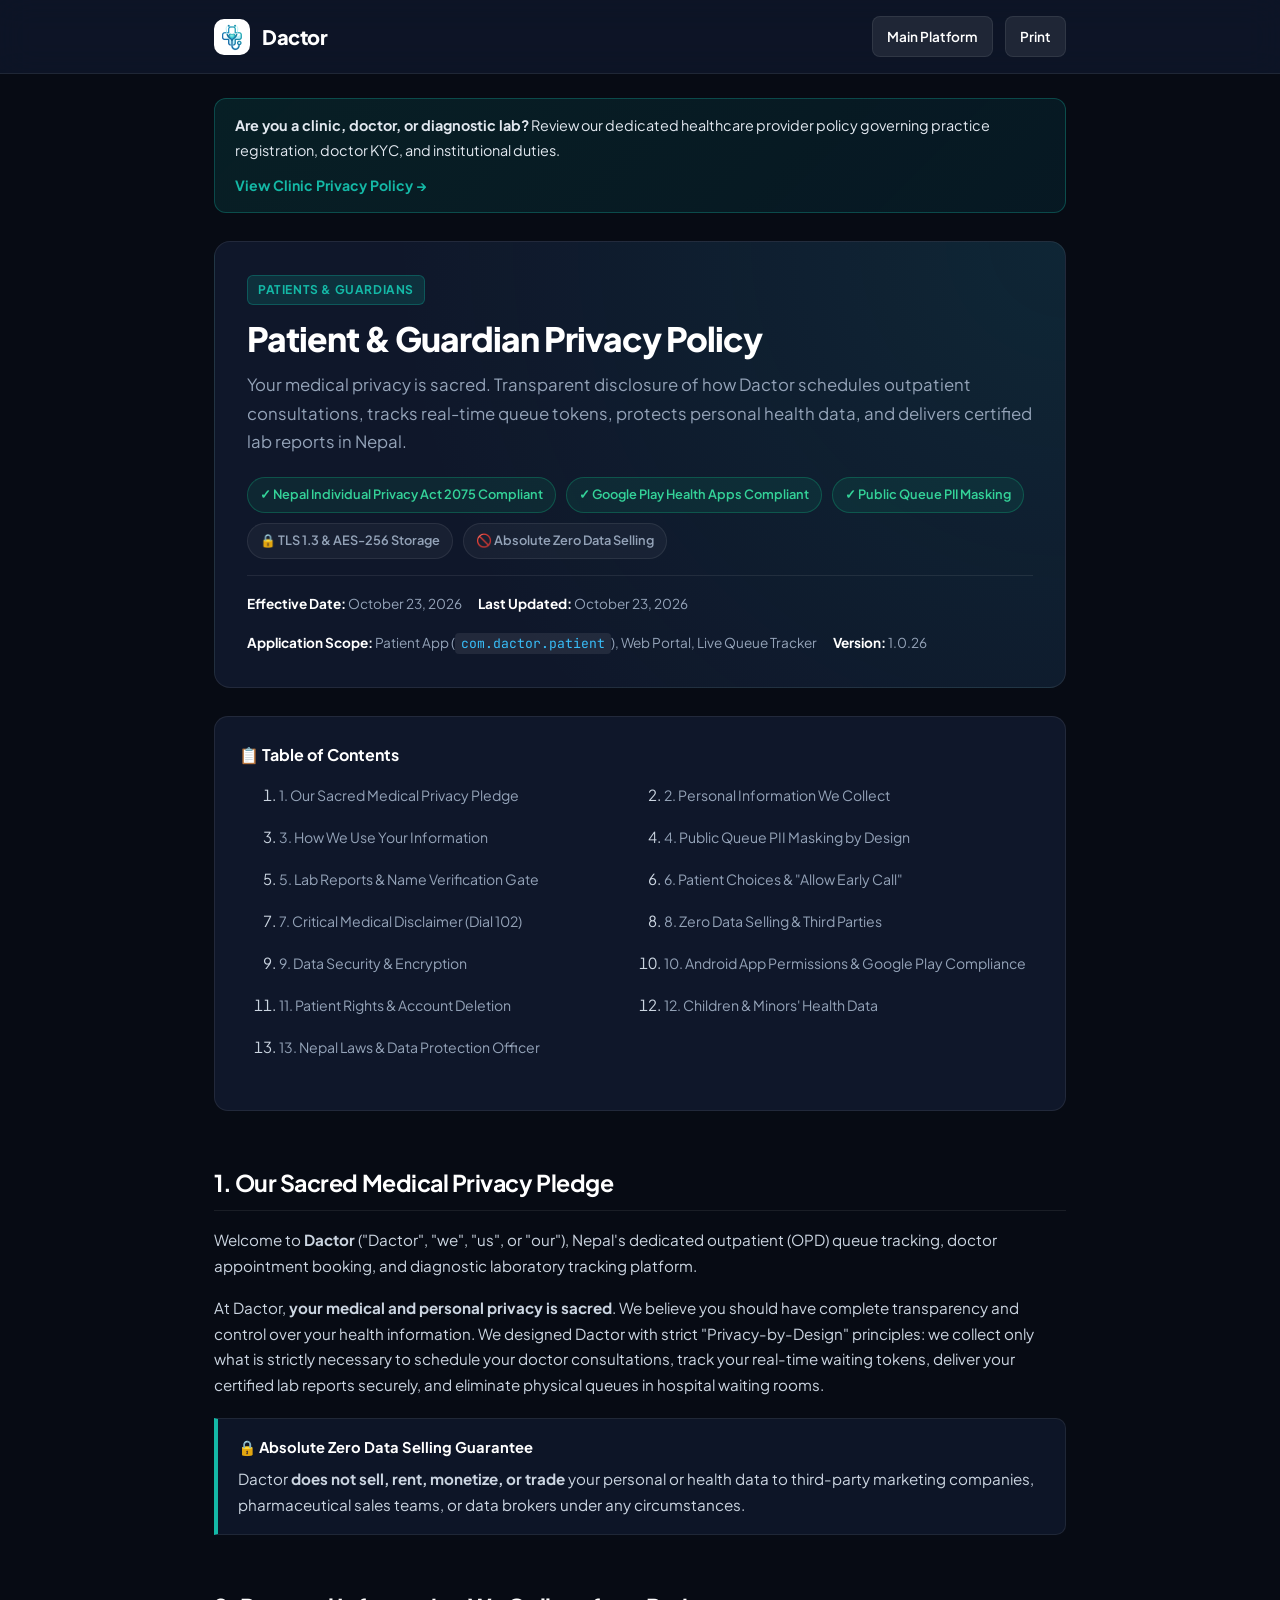
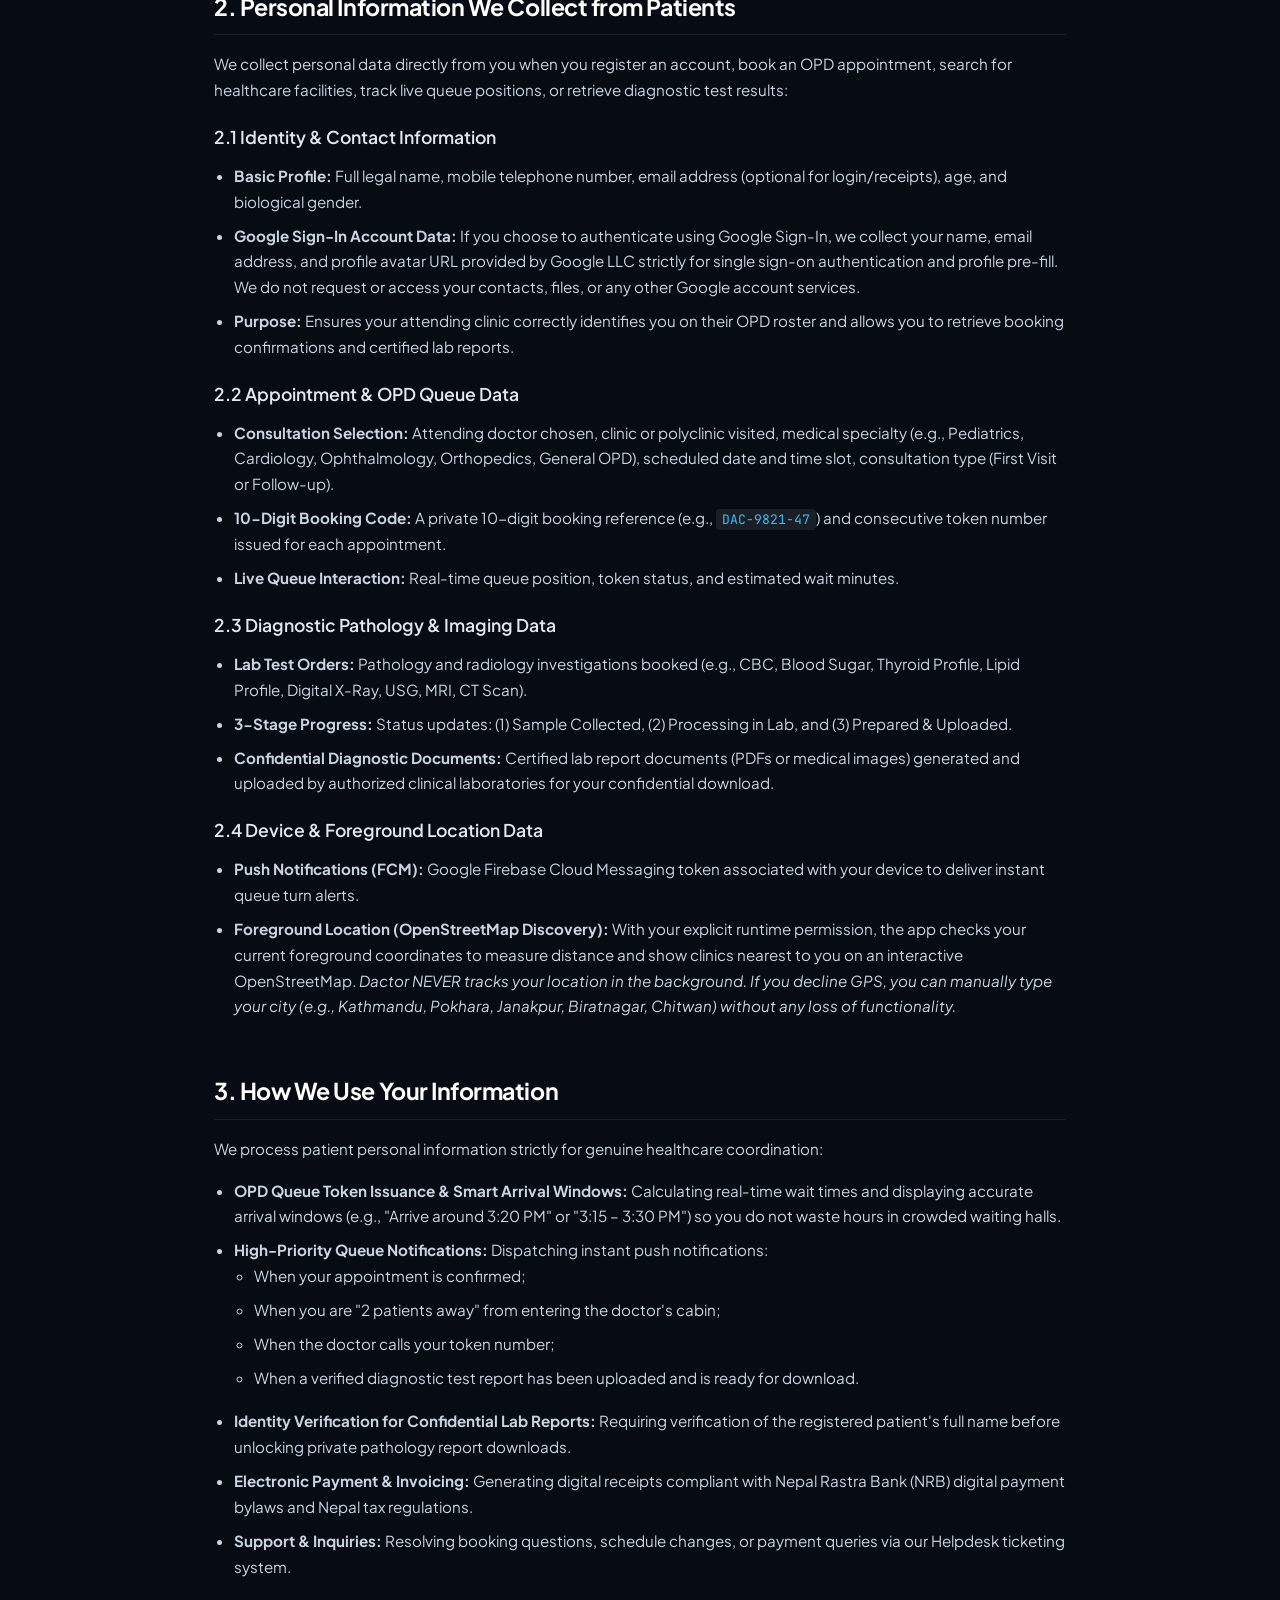
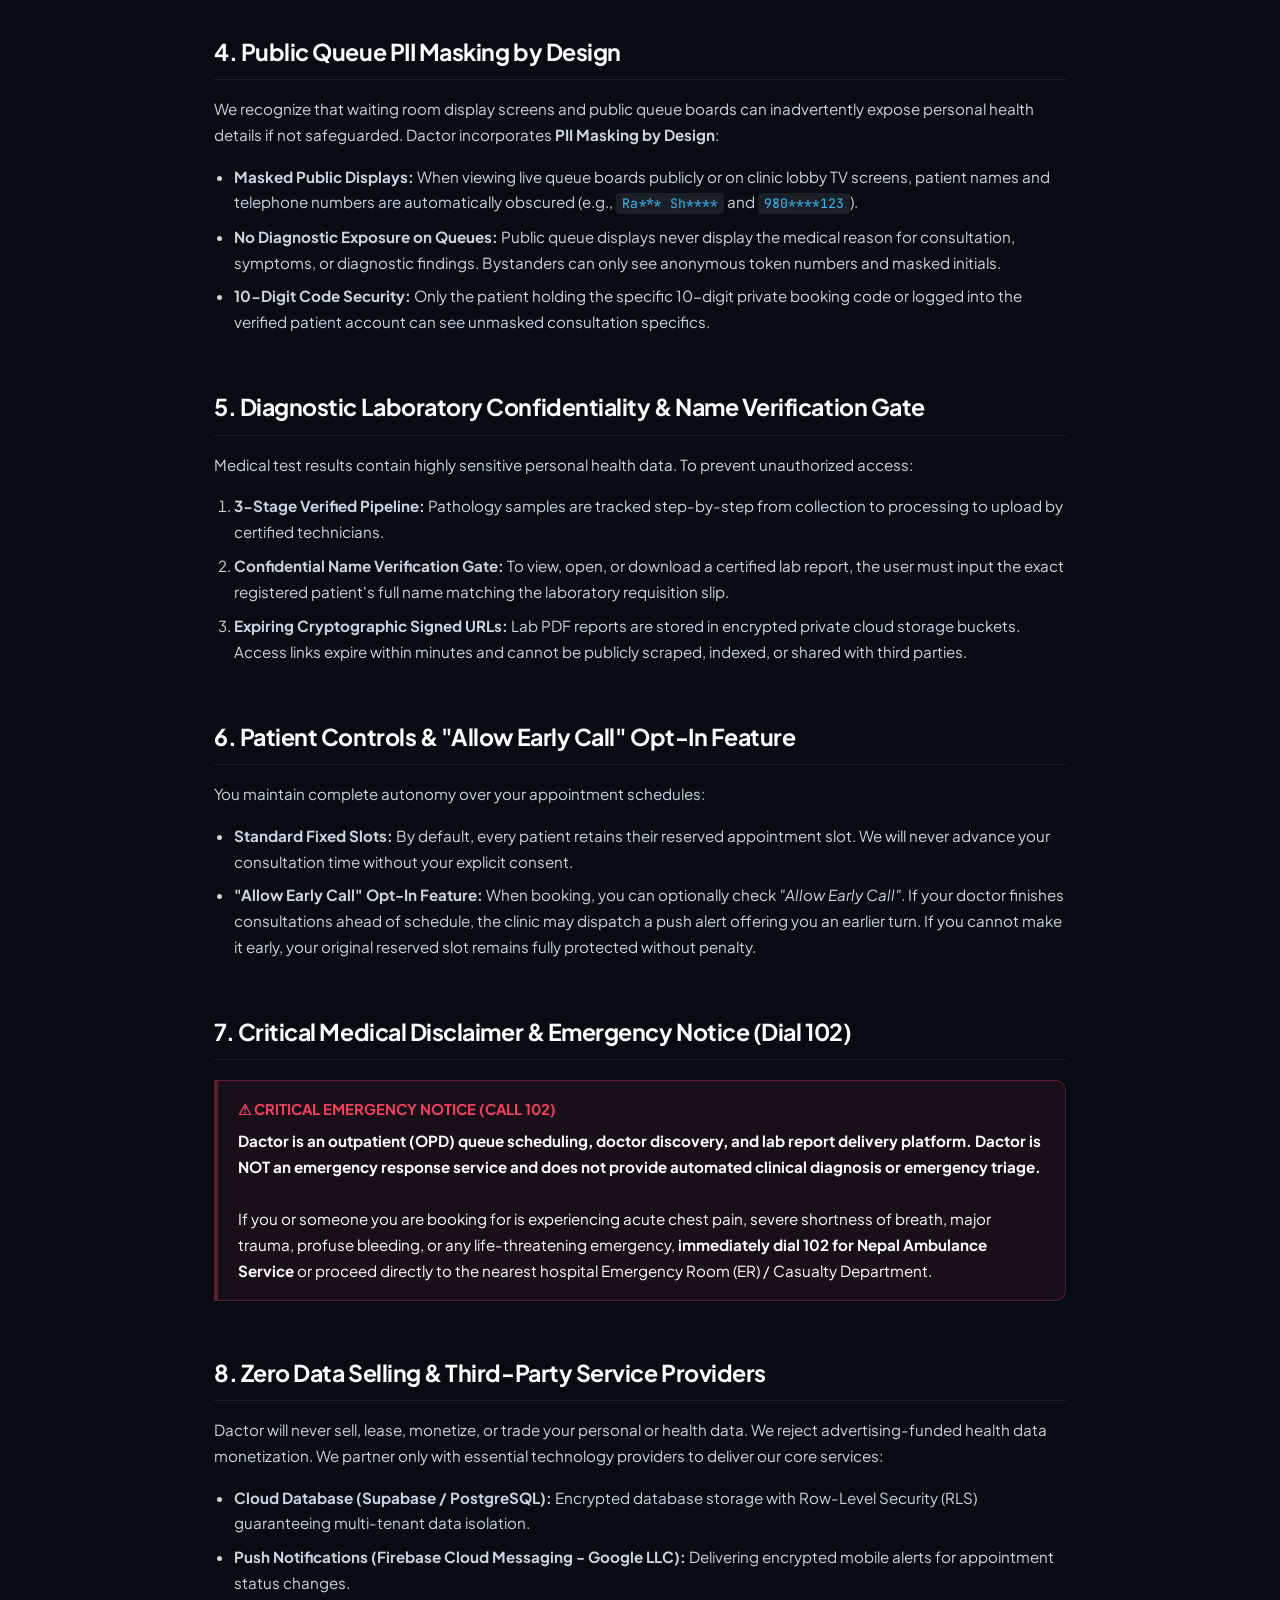
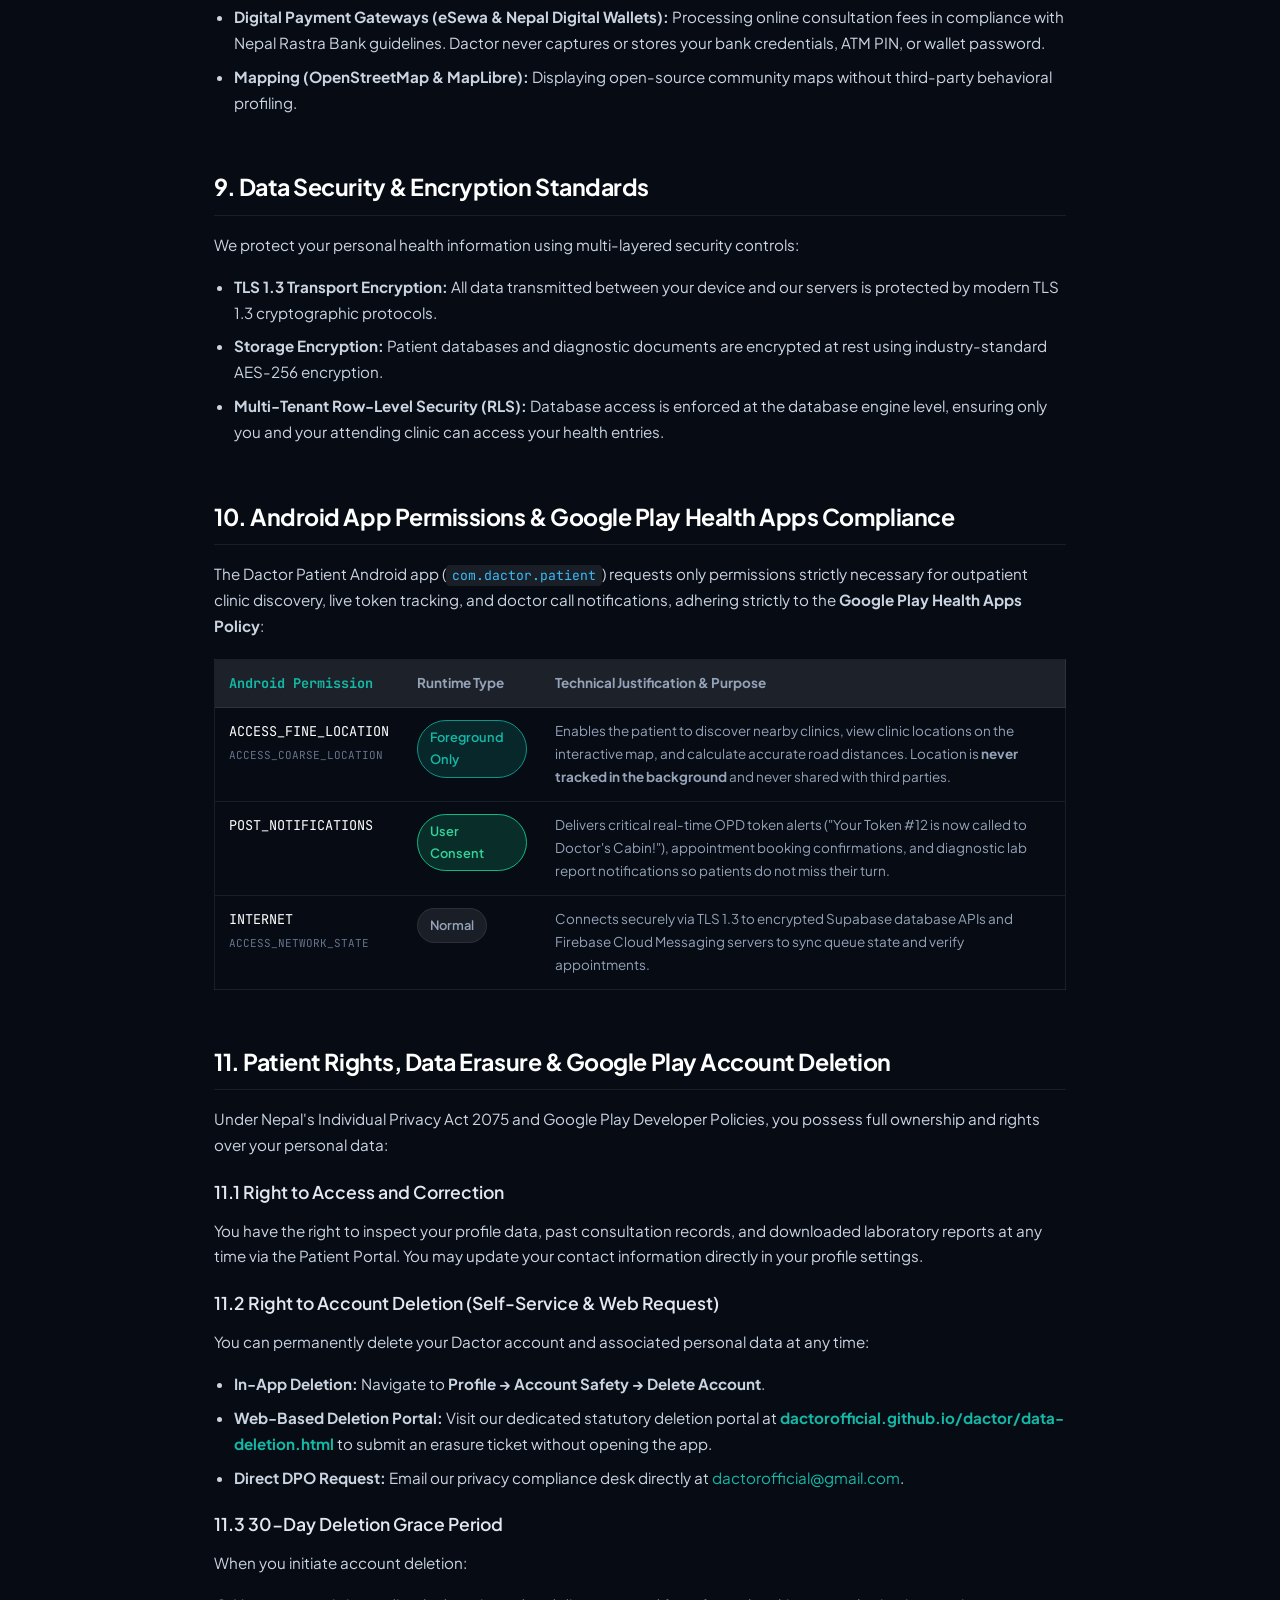
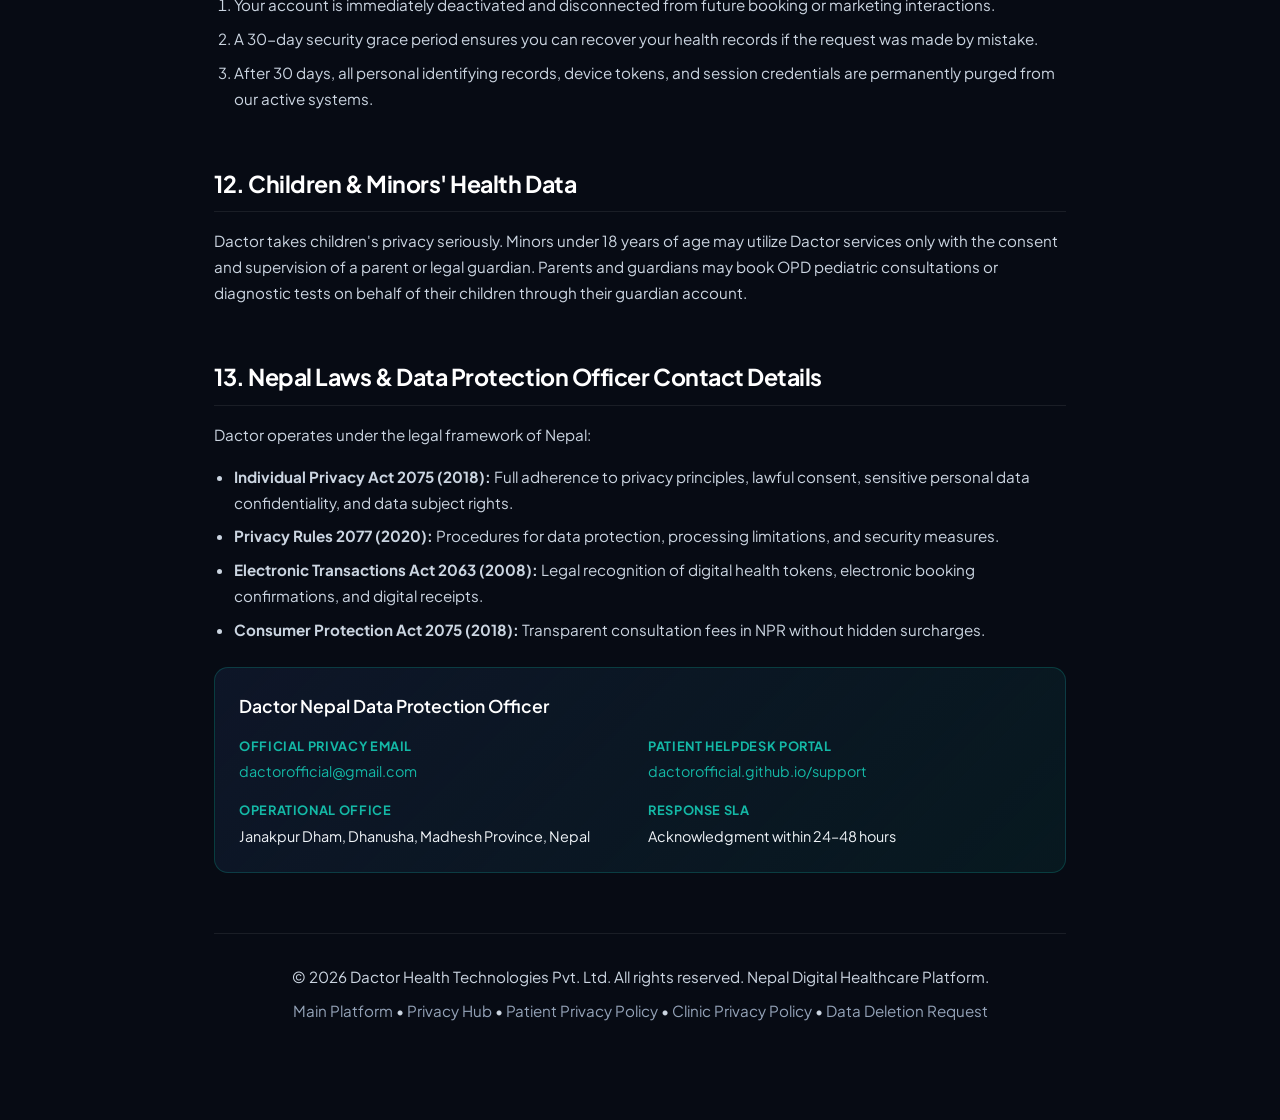
<file: privacy-patient.html>
<!DOCTYPE html>
<html lang="en">
<head>
  <meta charset="UTF-8">
  <meta name="viewport" content="width=device-width, initial-scale=1.0">
  <title>Patient & Guardian Privacy Policy | Dactor Nepal</title>
  <meta name="description" content="Official Privacy Policy for patients, families, and guardians using the Dactor outpatient queue tracking, doctor discovery, and lab report portal in Nepal.">
  <meta name="robots" content="index, follow">
  <meta name="theme-color" content="#0d9488">
  <link rel="canonical" href="https://dactorofficial.github.io/dactor/privacy-patient.html">
  <link rel="icon" type="image/png" href="./app_logo.png">
  <link rel="preconnect" href="https://fonts.googleapis.com">
  <link rel="preconnect" href="https://fonts.gstatic.com" crossorigin>
  <link href="https://fonts.googleapis.com/css2?family=Plus+Jakarta+Sans:wght@400;500;600;700;800&family=JetBrains+Mono:wght@400;500&display=swap" rel="stylesheet">
  <style>
    :root {
      --bg-dark: #070b14;
      --card-bg: #0f172a;
      --card-border: rgba(255, 255, 255, 0.08);
      --teal-primary: #0d9488;
      --teal-light: #14b8a6;
      --cyan-accent: #06b6d4;
      --text-main: #f1f5f9;
      --text-muted: #94a3b8;
      --text-dim: #64748b;
      --emerald-badge: #10b981;
      --rose-alert: #f43f5e;
    }
    * { box-sizing: border-box; margin: 0; padding: 0; }
    body {
      background-color: var(--bg-dark);
      color: var(--text-main);
      font-family: 'Plus Jakarta Sans', -apple-system, BlinkMacSystemFont, 'Segoe UI', Roboto, sans-serif;
      line-height: 1.7;
      padding-bottom: 80px;
    }
    a { color: var(--teal-light); text-decoration: none; transition: color 0.2s; }
    a:hover { color: var(--cyan-accent); text-decoration: underline; }
    .container {
      max-width: 900px;
      margin: 0 auto;
      padding: 0 24px;
    }
    /* Top Header */
    header {
      background: rgba(15, 23, 42, 0.85);
      backdrop-filter: blur(16px);
      border-bottom: 1px solid var(--card-border);
      position: sticky;
      top: 0;
      z-index: 50;
      padding: 16px 0;
    }
    .header-content {
      display: flex;
      align-items: center;
      justify-content: space-between;
      gap: 16px;
    }
    .brand {
      display: flex;
      align-items: center;
      gap: 12px;
      text-decoration: none;
    }
    .brand img {
      width: 36px;
      height: 36px;
      border-radius: 10px;
      object-fit: contain;
      background: #ffffff;
      padding: 2px;
    }
    .brand-title {
      font-size: 1.25rem;
      font-weight: 800;
      color: #ffffff;
      letter-spacing: -0.02em;
    }
    .nav-actions {
      display: flex;
      align-items: center;
      gap: 12px;
    }
    .btn-secondary {
      display: inline-flex;
      align-items: center;
      gap: 6px;
      padding: 8px 14px;
      font-size: 0.85rem;
      font-weight: 600;
      color: #ffffff;
      background: rgba(255, 255, 255, 0.08);
      border: 1px solid var(--card-border);
      border-radius: 8px;
      transition: all 0.2s;
    }
    .btn-secondary:hover {
      background: rgba(255, 255, 255, 0.15);
      text-decoration: none;
    }
    /* Switcher Banner */
    .policy-switcher {
      margin-top: 24px;
      background: linear-gradient(135deg, rgba(13, 148, 136, 0.15), rgba(6, 182, 212, 0.08));
      border: 1px solid rgba(20, 184, 166, 0.3);
      border-radius: 12px;
      padding: 14px 20px;
      display: flex;
      align-items: center;
      justify-content: space-between;
      flex-wrap: wrap;
      gap: 12px;
    }
    .policy-switcher-text {
      font-size: 0.9rem;
      color: #e2e8f0;
    }
    .policy-switcher-link {
      font-weight: 700;
      font-size: 0.88rem;
      color: var(--teal-light);
      display: inline-flex;
      align-items: center;
      gap: 4px;
    }
    /* Hero Title Card */
    .hero {
      margin-top: 28px;
      padding: 32px;
      background: radial-gradient(circle at top right, rgba(13, 148, 136, 0.12), transparent 70%), var(--card-bg);
      border: 1px solid var(--card-border);
      border-radius: 16px;
    }
    .tag {
      display: inline-flex;
      align-items: center;
      gap: 6px;
      padding: 4px 10px;
      font-size: 0.75rem;
      font-weight: 700;
      text-transform: uppercase;
      letter-spacing: 0.05em;
      border-radius: 6px;
      background: rgba(13, 148, 136, 0.2);
      color: var(--teal-light);
      border: 1px solid rgba(13, 148, 136, 0.4);
      margin-bottom: 12px;
    }
    h1 {
      font-size: 2.1rem;
      font-weight: 800;
      letter-spacing: -0.03em;
      line-height: 1.25;
      color: #ffffff;
      margin-bottom: 12px;
    }
    .metadata {
      display: flex;
      flex-wrap: wrap;
      gap: 16px;
      font-size: 0.85rem;
      color: var(--text-muted);
      border-top: 1px solid var(--card-border);
      padding-top: 16px;
      margin-top: 16px;
    }
    .metadata-item strong {
      color: #ffffff;
    }
    /* Badges Bar */
    .badge-bar {
      display: flex;
      flex-wrap: wrap;
      gap: 10px;
      margin-top: 20px;
    }
    .badge {
      display: inline-flex;
      align-items: center;
      gap: 6px;
      padding: 6px 12px;
      font-size: 0.8rem;
      font-weight: 600;
      border-radius: 9999px;
      background: rgba(255, 255, 255, 0.04);
      border: 1px solid var(--card-border);
      color: var(--text-muted);
    }
    .badge.verified {
      background: rgba(16, 185, 129, 0.1);
      border-color: rgba(16, 185, 129, 0.3);
      color: #34d399;
    }
    /* Table of Contents */
    .toc {
      margin-top: 28px;
      background: var(--card-bg);
      border: 1px solid var(--card-border);
      border-radius: 14px;
      padding: 24px;
    }
    .toc-title {
      font-size: 1rem;
      font-weight: 700;
      color: #ffffff;
      margin-bottom: 14px;
      display: flex;
      align-items: center;
      gap: 8px;
    }
    .toc ol {
      padding-left: 20px;
      display: grid;
      grid-template-columns: 1fr;
      gap: 8px;
    }
    @media (min-width: 640px) {
      .toc ol { grid-template-columns: 1fr 1fr; }
    }
    .toc li a {
      font-size: 0.88rem;
      color: var(--text-muted);
    }
    .toc li a:hover {
      color: var(--teal-light);
    }
    /* Content Sections */
    article {
      margin-top: 32px;
    }
    section {
      margin-top: 40px;
      padding-top: 12px;
    }
    h2 {
      font-size: 1.45rem;
      font-weight: 700;
      color: #ffffff;
      letter-spacing: -0.02em;
      margin-bottom: 16px;
      display: flex;
      align-items: center;
      gap: 10px;
      border-bottom: 1px solid var(--card-border);
      padding-bottom: 8px;
    }
    h3 {
      font-size: 1.1rem;
      font-weight: 600;
      color: #e2e8f0;
      margin: 20px 0 10px 0;
    }
    p {
      margin-bottom: 16px;
      color: #cbd5e1;
      font-size: 0.95rem;
    }
    ul, ol {
      margin-left: 20px;
      margin-bottom: 18px;
      color: #cbd5e1;
      font-size: 0.95rem;
    }
    li {
      margin-bottom: 8px;
    }
    /* Callout Card */
    .callout {
      background: rgba(15, 23, 42, 0.9);
      border-left: 4px solid var(--teal-light);
      border-radius: 0 10px 10px 0;
      padding: 16px 20px;
      margin: 20px 0;
      border-top: 1px solid var(--card-border);
      border-right: 1px solid var(--card-border);
      border-bottom: 1px solid var(--card-border);
    }
    .callout.emergency {
      border-left-color: var(--rose-alert);
      background: rgba(244, 63, 94, 0.08);
      border-color: rgba(244, 63, 94, 0.3);
    }
    .callout-title {
      font-weight: 700;
      font-size: 0.92rem;
      color: #ffffff;
      margin-bottom: 6px;
      display: flex;
      align-items: center;
      gap: 6px;
    }
    /* Table Styling */
    .table-wrapper {
      overflow-x: auto;
      margin: 20px 0;
      border-radius: 10px;
      border: 1px solid var(--card-border);
    }
    table {
      width: 100%;
      border-collapse: collapse;
      text-align: left;
      font-size: 0.88rem;
    }
    th {
      background: rgba(255, 255, 255, 0.05);
      color: #ffffff;
      padding: 12px 16px;
      font-weight: 700;
      border-bottom: 1px solid var(--card-border);
    }
    td {
      padding: 12px 16px;
      color: #cbd5e1;
      border-bottom: 1px solid var(--card-border);
      vertical-align: top;
    }
    tr:last-child td {
      border-bottom: none;
    }
    code {
      font-family: 'JetBrains Mono', monospace;
      font-size: 0.82rem;
      background: rgba(255, 255, 255, 0.08);
      padding: 2px 6px;
      border-radius: 4px;
      color: #38bdf8;
    }
    /* Contact Box */
    .contact-box {
      background: linear-gradient(135deg, rgba(15, 23, 42, 0.9), rgba(13, 148, 136, 0.1));
      border: 1px solid rgba(13, 148, 136, 0.3);
      border-radius: 14px;
      padding: 24px;
      margin-top: 24px;
    }
    .contact-grid {
      display: grid;
      grid-template-columns: 1fr;
      gap: 16px;
      margin-top: 14px;
    }
    @media (min-width: 640px) {
      .contact-grid { grid-template-columns: 1fr 1fr; }
    }
    .contact-item {
      font-size: 0.9rem;
    }
    .contact-item strong {
      color: #ffffff;
      display: block;
      margin-bottom: 2px;
      font-size: 0.8rem;
      text-transform: uppercase;
      letter-spacing: 0.05em;
      color: var(--teal-light);
    }
    /* Footer */
    footer {
      margin-top: 60px;
      border-top: 1px solid var(--card-border);
      padding-top: 30px;
      text-align: center;
      color: var(--text-dim);
      font-size: 0.85rem;
    }
    footer a { color: var(--text-muted); }
    footer a:hover { color: #ffffff; }
    @media print {
      body { background: #ffffff; color: #000000; }
      header, .nav-actions, .policy-switcher, .toc { display: none; }
      .hero, .callout, .contact-box { border: 1px solid #ccc; background: none; }
      h1, h2, h3, strong { color: #000000; }
      p, li, td { color: #333333; }
      a { color: #000000; text-decoration: underline; }
    }
  </style>
</head>
<body>

  <!-- Sticky Top Header -->
  <header>
    <div class="container header-content">
      <a href="./" class="brand">
        <img src="./app_logo.png" alt="Dactor Logo">
        <span class="brand-title">Dactor</span>
      </a>
      <div class="nav-actions">
        <a href="./" class="btn-secondary">Main Platform</a>
        <a href="javascript:window.print()" class="btn-secondary" title="Print or save as PDF">Print</a>
      </div>
    </div>
  </header>

  <main class="container">

    <!-- Switcher Banner -->
    <div class="policy-switcher">
      <div class="policy-switcher-text">
        <strong>Are you a clinic, doctor, or diagnostic lab?</strong> Review our dedicated healthcare provider policy governing practice registration, doctor KYC, and institutional duties.
      </div>
      <a href="./privacy-clinic.html" class="policy-switcher-link">View Clinic Privacy Policy &rarr;</a>
    </div>

    <!-- Hero Card -->
    <div class="hero">
      <div class="tag">Patients &amp; Guardians</div>
      <h1>Patient &amp; Guardian Privacy Policy</h1>
      <p style="color: #94a3b8; font-size: 1.05rem;">
        Your medical privacy is sacred. Transparent disclosure of how Dactor schedules outpatient consultations, tracks real-time queue tokens, protects personal health data, and delivers certified lab reports in Nepal.
      </p>

      <div class="badge-bar">
        <span class="badge verified">&#10003; Nepal Individual Privacy Act 2075 Compliant</span>
        <span class="badge verified">&#10003; Google Play Health Apps Compliant</span>
        <span class="badge verified">&#10003; Public Queue PII Masking</span>
        <span class="badge">&#128274; TLS 1.3 &amp; AES-256 Storage</span>
        <span class="badge">&#128683; Absolute Zero Data Selling</span>
      </div>

      <div class="metadata">
        <div class="metadata-item"><strong>Effective Date:</strong> October 23, 2026</div>
        <div class="metadata-item"><strong>Last Updated:</strong> October 23, 2026</div>
        <div class="metadata-item"><strong>Application Scope:</strong> Patient App (<code>com.dactor.patient</code>), Web Portal, Live Queue Tracker</div>
        <div class="metadata-item"><strong>Version:</strong> 1.0.26</div>
      </div>
    </div>

    <!-- Table of Contents -->
    <nav class="toc" aria-label="Table of Contents">
      <div class="toc-title">&#128203; Table of Contents</div>
      <ol>
        <li><a href="#section-1">1. Our Sacred Medical Privacy Pledge</a></li>
        <li><a href="#section-2">2. Personal Information We Collect</a></li>
        <li><a href="#section-3">3. How We Use Your Information</a></li>
        <li><a href="#section-4">4. Public Queue PII Masking by Design</a></li>
        <li><a href="#section-5">5. Lab Reports &amp; Name Verification Gate</a></li>
        <li><a href="#section-6">6. Patient Choices &amp; "Allow Early Call"</a></li>
        <li><a href="#section-7">7. Critical Medical Disclaimer (Dial 102)</a></li>
        <li><a href="#section-8">8. Zero Data Selling &amp; Third Parties</a></li>
        <li><a href="#section-9">9. Data Security &amp; Encryption</a></li>
        <li><a href="#section-10">10. Android App Permissions &amp; Google Play Compliance</a></li>
        <li><a href="#section-11">11. Patient Rights &amp; Account Deletion</a></li>
        <li><a href="#section-12">12. Children &amp; Minors' Health Data</a></li>
        <li><a href="#section-13">13. Nepal Laws &amp; Data Protection Officer</a></li>
      </ol>
    </nav>

    <article>

      <!-- SECTION 1 -->
      <section id="section-1">
        <h2>1. Our Sacred Medical Privacy Pledge</h2>
        <p>
          Welcome to <strong>Dactor</strong> ("Dactor", "we", "us", or "our"), Nepal's dedicated outpatient (OPD) queue tracking, doctor appointment booking, and diagnostic laboratory tracking platform.
        </p>
        <p>
          At Dactor, <strong>your medical and personal privacy is sacred</strong>. We believe you should have complete transparency and control over your health information. We designed Dactor with strict "Privacy-by-Design" principles: we collect only what is strictly necessary to schedule your doctor consultations, track your real-time waiting tokens, deliver your certified lab reports securely, and eliminate physical queues in hospital waiting rooms.
        </p>
        <div class="callout">
          <div class="callout-title">&#128274; Absolute Zero Data Selling Guarantee</div>
          <p style="margin-bottom: 0;">
            Dactor <strong>does not sell, rent, monetize, or trade</strong> your personal or health data to third-party marketing companies, pharmaceutical sales teams, or data brokers under any circumstances.
          </p>
        </div>
      </section>

      <!-- SECTION 2 -->
      <section id="section-2">
        <h2>2. Personal Information We Collect from Patients</h2>
        <p>
          We collect personal data directly from you when you register an account, book an OPD appointment, search for healthcare facilities, track live queue positions, or retrieve diagnostic test results:
        </p>

        <h3>2.1 Identity &amp; Contact Information</h3>
        <ul>
          <li><strong>Basic Profile:</strong> Full legal name, mobile telephone number, email address (optional for login/receipts), age, and biological gender.</li>
          <li><strong>Google Sign-In Account Data:</strong> If you choose to authenticate using Google Sign-In, we collect your name, email address, and profile avatar URL provided by Google LLC strictly for single sign-on authentication and profile pre-fill. We do not request or access your contacts, files, or any other Google account services.</li>
          <li><strong>Purpose:</strong> Ensures your attending clinic correctly identifies you on their OPD roster and allows you to retrieve booking confirmations and certified lab reports.</li>
        </ul>

        <h3>2.2 Appointment &amp; OPD Queue Data</h3>
        <ul>
          <li><strong>Consultation Selection:</strong> Attending doctor chosen, clinic or polyclinic visited, medical specialty (e.g., Pediatrics, Cardiology, Ophthalmology, Orthopedics, General OPD), scheduled date and time slot, consultation type (First Visit or Follow-up).</li>
          <li><strong>10-Digit Booking Code:</strong> A private 10-digit booking reference (e.g., <code>DAC-9821-47</code>) and consecutive token number issued for each appointment.</li>
          <li><strong>Live Queue Interaction:</strong> Real-time queue position, token status, and estimated wait minutes.</li>
        </ul>

        <h3>2.3 Diagnostic Pathology &amp; Imaging Data</h3>
        <ul>
          <li><strong>Lab Test Orders:</strong> Pathology and radiology investigations booked (e.g., CBC, Blood Sugar, Thyroid Profile, Lipid Profile, Digital X-Ray, USG, MRI, CT Scan).</li>
          <li><strong>3-Stage Progress:</strong> Status updates: (1) Sample Collected, (2) Processing in Lab, and (3) Prepared &amp; Uploaded.</li>
          <li><strong>Confidential Diagnostic Documents:</strong> Certified lab report documents (PDFs or medical images) generated and uploaded by authorized clinical laboratories for your confidential download.</li>
        </ul>

        <h3>2.4 Device &amp; Foreground Location Data</h3>
        <ul>
          <li><strong>Push Notifications (FCM):</strong> Google Firebase Cloud Messaging token associated with your device to deliver instant queue turn alerts.</li>
          <li><strong>Foreground Location (OpenStreetMap Discovery):</strong> With your explicit runtime permission, the app checks your current foreground coordinates to measure distance and show clinics nearest to you on an interactive OpenStreetMap. <em>Dactor NEVER tracks your location in the background. If you decline GPS, you can manually type your city (e.g., Kathmandu, Pokhara, Janakpur, Biratnagar, Chitwan) without any loss of functionality.</em></li>
        </ul>
      </section>

      <!-- SECTION 3 -->
      <section id="section-3">
        <h2>3. How We Use Your Information</h2>
        <p>
          We process patient personal information strictly for genuine healthcare coordination:
        </p>
        <ul>
          <li><strong>OPD Queue Token Issuance &amp; Smart Arrival Windows:</strong> Calculating real-time wait times and displaying accurate arrival windows (e.g., "Arrive around 3:20 PM" or "3:15 – 3:30 PM") so you do not waste hours in crowded waiting halls.</li>
          <li><strong>High-Priority Queue Notifications:</strong> Dispatching instant push notifications:
            <ul>
              <li>When your appointment is confirmed;</li>
              <li>When you are "2 patients away" from entering the doctor's cabin;</li>
              <li>When the doctor calls your token number;</li>
              <li>When a verified diagnostic test report has been uploaded and is ready for download.</li>
            </ul>
          </li>
          <li><strong>Identity Verification for Confidential Lab Reports:</strong> Requiring verification of the registered patient's full name before unlocking private pathology report downloads.</li>
          <li><strong>Electronic Payment &amp; Invoicing:</strong> Generating digital receipts compliant with Nepal Rastra Bank (NRB) digital payment bylaws and Nepal tax regulations.</li>
          <li><strong>Support &amp; Inquiries:</strong> Resolving booking questions, schedule changes, or payment queries via our Helpdesk ticketing system.</li>
        </ul>
      </section>

      <!-- SECTION 4 -->
      <section id="section-4">
        <h2>4. Public Queue PII Masking by Design</h2>
        <p>
          We recognize that waiting room display screens and public queue boards can inadvertently expose personal health details if not safeguarded. Dactor incorporates <strong>PII Masking by Design</strong>:
        </p>
        <ul>
          <li><strong>Masked Public Displays:</strong> When viewing live queue boards publicly or on clinic lobby TV screens, patient names and telephone numbers are automatically obscured (e.g., <code>Ra*** Sh****</code> and <code>980****123</code>).</li>
          <li><strong>No Diagnostic Exposure on Queues:</strong> Public queue displays never display the medical reason for consultation, symptoms, or diagnostic findings. Bystanders can only see anonymous token numbers and masked initials.</li>
          <li><strong>10-Digit Code Security:</strong> Only the patient holding the specific 10-digit private booking code or logged into the verified patient account can see unmasked consultation specifics.</li>
        </ul>
      </section>

      <!-- SECTION 5 -->
      <section id="section-5">
        <h2>5. Diagnostic Laboratory Confidentiality &amp; Name Verification Gate</h2>
        <p>
          Medical test results contain highly sensitive personal health data. To prevent unauthorized access:
        </p>
        <ol>
          <li><strong>3-Stage Verified Pipeline:</strong> Pathology samples are tracked step-by-step from collection to processing to upload by certified technicians.</li>
          <li><strong>Confidential Name Verification Gate:</strong> To view, open, or download a certified lab report, the user must input the exact registered patient's full name matching the laboratory requisition slip.</li>
          <li><strong>Expiring Cryptographic Signed URLs:</strong> Lab PDF reports are stored in encrypted private cloud storage buckets. Access links expire within minutes and cannot be publicly scraped, indexed, or shared with third parties.</li>
        </ol>
      </section>

      <!-- SECTION 6 -->
      <section id="section-6">
        <h2>6. Patient Controls &amp; "Allow Early Call" Opt-In Feature</h2>
        <p>
          You maintain complete autonomy over your appointment schedules:
        </p>
        <ul>
          <li><strong>Standard Fixed Slots:</strong> By default, every patient retains their reserved appointment slot. We will never advance your consultation time without your explicit consent.</li>
          <li><strong>"Allow Early Call" Opt-In Feature:</strong> When booking, you can optionally check <em>"Allow Early Call"</em>. If your doctor finishes consultations ahead of schedule, the clinic may dispatch a push alert offering you an earlier turn. If you cannot make it early, your original reserved slot remains fully protected without penalty.</li>
        </ul>
      </section>

      <!-- SECTION 7 -->
      <section id="section-7">
        <h2>7. Critical Medical Disclaimer &amp; Emergency Notice (Dial 102)</h2>
        <div class="callout emergency">
          <div class="callout-title" style="color: #f43f5e;">&#9888; CRITICAL EMERGENCY NOTICE (CALL 102)</div>
          <p style="margin-bottom: 0; color: #ffffff;">
            <strong>Dactor is an outpatient (OPD) queue scheduling, doctor discovery, and lab report delivery platform. Dactor is NOT an emergency response service and does not provide automated clinical diagnosis or emergency triage.</strong>
            <br><br>
            If you or someone you are booking for is experiencing acute chest pain, severe shortness of breath, major trauma, profuse bleeding, or any life-threatening emergency, <strong>immediately dial 102 for Nepal Ambulance Service</strong> or proceed directly to the nearest hospital Emergency Room (ER) / Casualty Department.
          </p>
        </div>
      </section>

      <!-- SECTION 8 -->
      <section id="section-8">
        <h2>8. Zero Data Selling &amp; Third-Party Service Providers</h2>
        <p>
          Dactor will never sell, lease, monetize, or trade your personal or health data. We reject advertising-funded health data monetization. We partner only with essential technology providers to deliver our core services:
        </p>
        <ul>
          <li><strong>Cloud Database (Supabase / PostgreSQL):</strong> Encrypted database storage with Row-Level Security (RLS) guaranteeing multi-tenant data isolation.</li>
          <li><strong>Push Notifications (Firebase Cloud Messaging - Google LLC):</strong> Delivering encrypted mobile alerts for appointment status changes.</li>
          <li><strong>Digital Payment Gateways (eSewa &amp; Nepal Digital Wallets):</strong> Processing online consultation fees in compliance with Nepal Rastra Bank guidelines. Dactor never captures or stores your bank credentials, ATM PIN, or wallet password.</li>
          <li><strong>Mapping (OpenStreetMap &amp; MapLibre):</strong> Displaying open-source community maps without third-party behavioral profiling.</li>
        </ul>
      </section>

      <!-- SECTION 9 -->
      <section id="section-9">
        <h2>9. Data Security &amp; Encryption Standards</h2>
        <p>
          We protect your personal health information using multi-layered security controls:
        </p>
        <ul>
          <li><strong>TLS 1.3 Transport Encryption:</strong> All data transmitted between your device and our servers is protected by modern TLS 1.3 cryptographic protocols.</li>
          <li><strong>Storage Encryption:</strong> Patient databases and diagnostic documents are encrypted at rest using industry-standard AES-256 encryption.</li>
          <li><strong>Multi-Tenant Row-Level Security (RLS):</strong> Database access is enforced at the database engine level, ensuring only you and your attending clinic can access your health entries.</li>
        </ul>
      </section>

      <!-- SECTION 10: ANDROID APP PERMISSIONS & GOOGLE PLAY COMPLIANCE -->
      <section id="section-10">
        <h2>10. Android App Permissions &amp; Google Play Health Apps Compliance</h2>
        <p>
          The Dactor Patient Android app (<code>com.dactor.patient</code>) requests only permissions strictly necessary for outpatient clinic discovery, live token tracking, and doctor call notifications, adhering strictly to the <strong>Google Play Health Apps Policy</strong>:
        </p>

        <div style="overflow-x: auto; margin: 20px 0;">
          <table style="width: 100%; border-collapse: collapse; font-size: 13.5px; border: 1px solid var(--card-border);">
            <thead>
              <tr style="background: rgba(255,255,255,0.04); text-align: left; border-bottom: 1px solid var(--card-border);">
                <th style="padding: 12px 14px; color: var(--teal-light); font-family: 'JetBrains Mono', monospace;">Android Permission</th>
                <th style="padding: 12px 14px; color: var(--text-muted);">Runtime Type</th>
                <th style="padding: 12px 14px; color: var(--text-muted);">Technical Justification &amp; Purpose</th>
              </tr>
            </thead>
            <tbody>
              <tr style="border-bottom: 1px solid var(--card-border);">
                <td style="padding: 12px 14px; font-family: 'JetBrains Mono', monospace; color: #ffffff;">ACCESS_FINE_LOCATION<br><span style="font-size: 11px; color: var(--text-dim);">ACCESS_COARSE_LOCATION</span></td>
                <td style="padding: 12px 14px;"><span class="badge" style="background: rgba(13,148,136,0.2); color: var(--teal-light); border: 1px solid var(--teal-primary);">Foreground Only</span></td>
                <td style="padding: 12px 14px; color: var(--text-muted);">Enables the patient to discover nearby clinics, view clinic locations on the interactive map, and calculate accurate road distances. Location is <strong>never tracked in the background</strong> and never shared with third parties.</td>
              </tr>
              <tr style="border-bottom: 1px solid var(--card-border);">
                <td style="padding: 12px 14px; font-family: 'JetBrains Mono', monospace; color: #ffffff;">POST_NOTIFICATIONS</td>
                <td style="padding: 12px 14px;"><span class="badge" style="background: rgba(16,185,129,0.2); color: #34d399; border: 1px solid var(--emerald-badge);">User Consent</span></td>
                <td style="padding: 12px 14px; color: var(--text-muted);">Delivers critical real-time OPD token alerts ("Your Token #12 is now called to Doctor's Cabin!"), appointment booking confirmations, and diagnostic lab report notifications so patients do not miss their turn.</td>
              </tr>
              <tr>
                <td style="padding: 12px 14px; font-family: 'JetBrains Mono', monospace; color: #ffffff;">INTERNET<br><span style="font-size: 11px; color: var(--text-dim);">ACCESS_NETWORK_STATE</span></td>
                <td style="padding: 12px 14px;"><span class="badge" style="background: rgba(255,255,255,0.08); color: var(--text-muted); border: 1px solid var(--card-border);">Normal</span></td>
                <td style="padding: 12px 14px; color: var(--text-muted);">Connects securely via TLS 1.3 to encrypted Supabase database APIs and Firebase Cloud Messaging servers to sync queue state and verify appointments.</td>
              </tr>
            </tbody>
          </table>
        </div>
      </section>

      <!-- SECTION 11 -->
      <section id="section-11">
        <h2>11. Patient Rights, Data Erasure &amp; Google Play Account Deletion</h2>
        <p>
          Under Nepal's Individual Privacy Act 2075 and Google Play Developer Policies, you possess full ownership and rights over your personal data:
        </p>

        <h3>11.1 Right to Access and Correction</h3>
        <p>
          You have the right to inspect your profile data, past consultation records, and downloaded laboratory reports at any time via the Patient Portal. You may update your contact information directly in your profile settings.
        </p>

        <h3>11.2 Right to Account Deletion (Self-Service &amp; Web Request)</h3>
        <p>
          You can permanently delete your Dactor account and associated personal data at any time:
        </p>
        <ul>
          <li><strong>In-App Deletion:</strong> Navigate to <strong>Profile &rarr; Account Safety &rarr; Delete Account</strong>.</li>
          <li><strong>Web-Based Deletion Portal:</strong> Visit our dedicated statutory deletion portal at <a href="./data-deletion.html" style="font-weight: 700; color: var(--teal-light);">dactorofficial.github.io/dactor/data-deletion.html</a> to submit an erasure ticket without opening the app.</li>
          <li><strong>Direct DPO Request:</strong> Email our privacy compliance desk directly at <a href="mailto:dactorofficial@gmail.com?subject=Account%20Deletion%20Request">dactorofficial@gmail.com</a>.</li>
        </ul>

        <h3>11.3 30-Day Deletion Grace Period</h3>
        <p>
          When you initiate account deletion:
        </p>
        <ol>
          <li>Your account is immediately deactivated and disconnected from future booking or marketing interactions.</li>
          <li>A 30-day security grace period ensures you can recover your health records if the request was made by mistake.</li>
          <li>After 30 days, all personal identifying records, device tokens, and session credentials are permanently purged from our active systems.</li>
        </ol>
      </section>

      <!-- SECTION 12 -->
      <section id="section-12">
        <h2>12. Children &amp; Minors' Health Data</h2>
        <p>
          Dactor takes children's privacy seriously. Minors under 18 years of age may utilize Dactor services only with the consent and supervision of a parent or legal guardian. Parents and guardians may book OPD pediatric consultations or diagnostic tests on behalf of their children through their guardian account.
        </p>
      </section>

      <!-- SECTION 13 -->
      <section id="section-13">
        <h2>13. Nepal Laws &amp; Data Protection Officer Contact Details</h2>
        <p>
          Dactor operates under the legal framework of Nepal:
        </p>
        <ul>
          <li><strong>Individual Privacy Act 2075 (2018):</strong> Full adherence to privacy principles, lawful consent, sensitive personal data confidentiality, and data subject rights.</li>
          <li><strong>Privacy Rules 2077 (2020):</strong> Procedures for data protection, processing limitations, and security measures.</li>
          <li><strong>Electronic Transactions Act 2063 (2008):</strong> Legal recognition of digital health tokens, electronic booking confirmations, and digital receipts.</li>
          <li><strong>Consumer Protection Act 2075 (2018):</strong> Transparent consultation fees in NPR without hidden surcharges.</li>
        </ul>

        <div class="contact-box">
          <h3 style="margin-top: 0; color: #ffffff;">Dactor Nepal Data Protection Officer</h3>
          <div class="contact-grid">
            <div class="contact-item">
              <strong>Official Privacy Email</strong>
              <a href="mailto:dactorofficial@gmail.com">dactorofficial@gmail.com</a>
            </div>
            <div class="contact-item">
              <strong>Patient Helpdesk Portal</strong>
              <a href="https://dactorofficial.github.io/support">dactorofficial.github.io/support</a>
            </div>
            <div class="contact-item">
              <strong>Operational Office</strong>
              Janakpur Dham, Dhanusha, Madhesh Province, Nepal
            </div>
            <div class="contact-item">
              <strong>Response SLA</strong>
              Acknowledgment within 24&ndash;48 hours
            </div>
          </div>
        </div>
      </section>

    </article>

    <footer>
      <p style="margin-bottom: 8px;">
        &copy; 2026 Dactor Health Technologies Pvt. Ltd. All rights reserved. Nepal Digital Healthcare Platform.
      </p>
      <p>
        <a href="./">Main Platform</a> &bull;
        <a href="./privacy.html">Privacy Hub</a> &bull;
        <a href="./privacy-patient.html">Patient Privacy Policy</a> &bull;
        <a href="./privacy-clinic.html">Clinic Privacy Policy</a> &bull;
        <a href="./data-deletion.html">Data Deletion Request</a>
      </p>
    </footer>

  </main>

</body>
</html>
</file>
